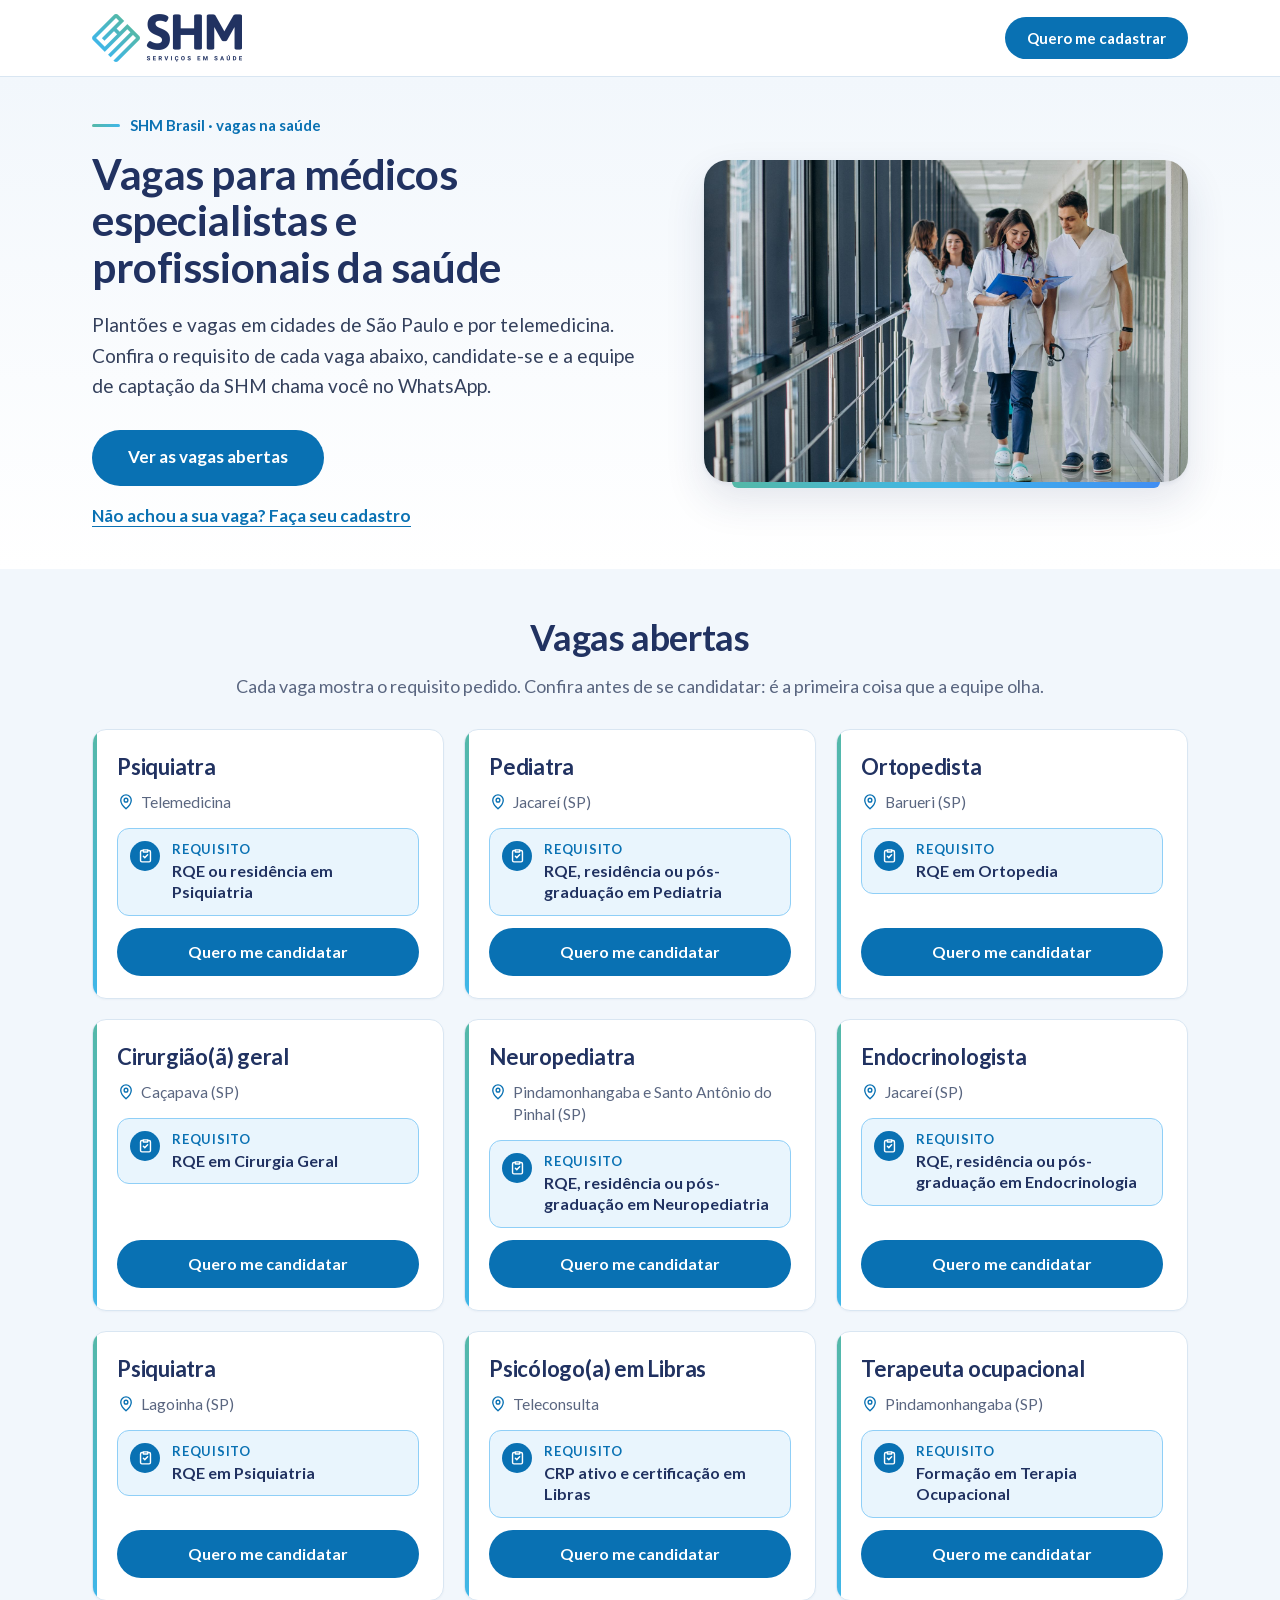
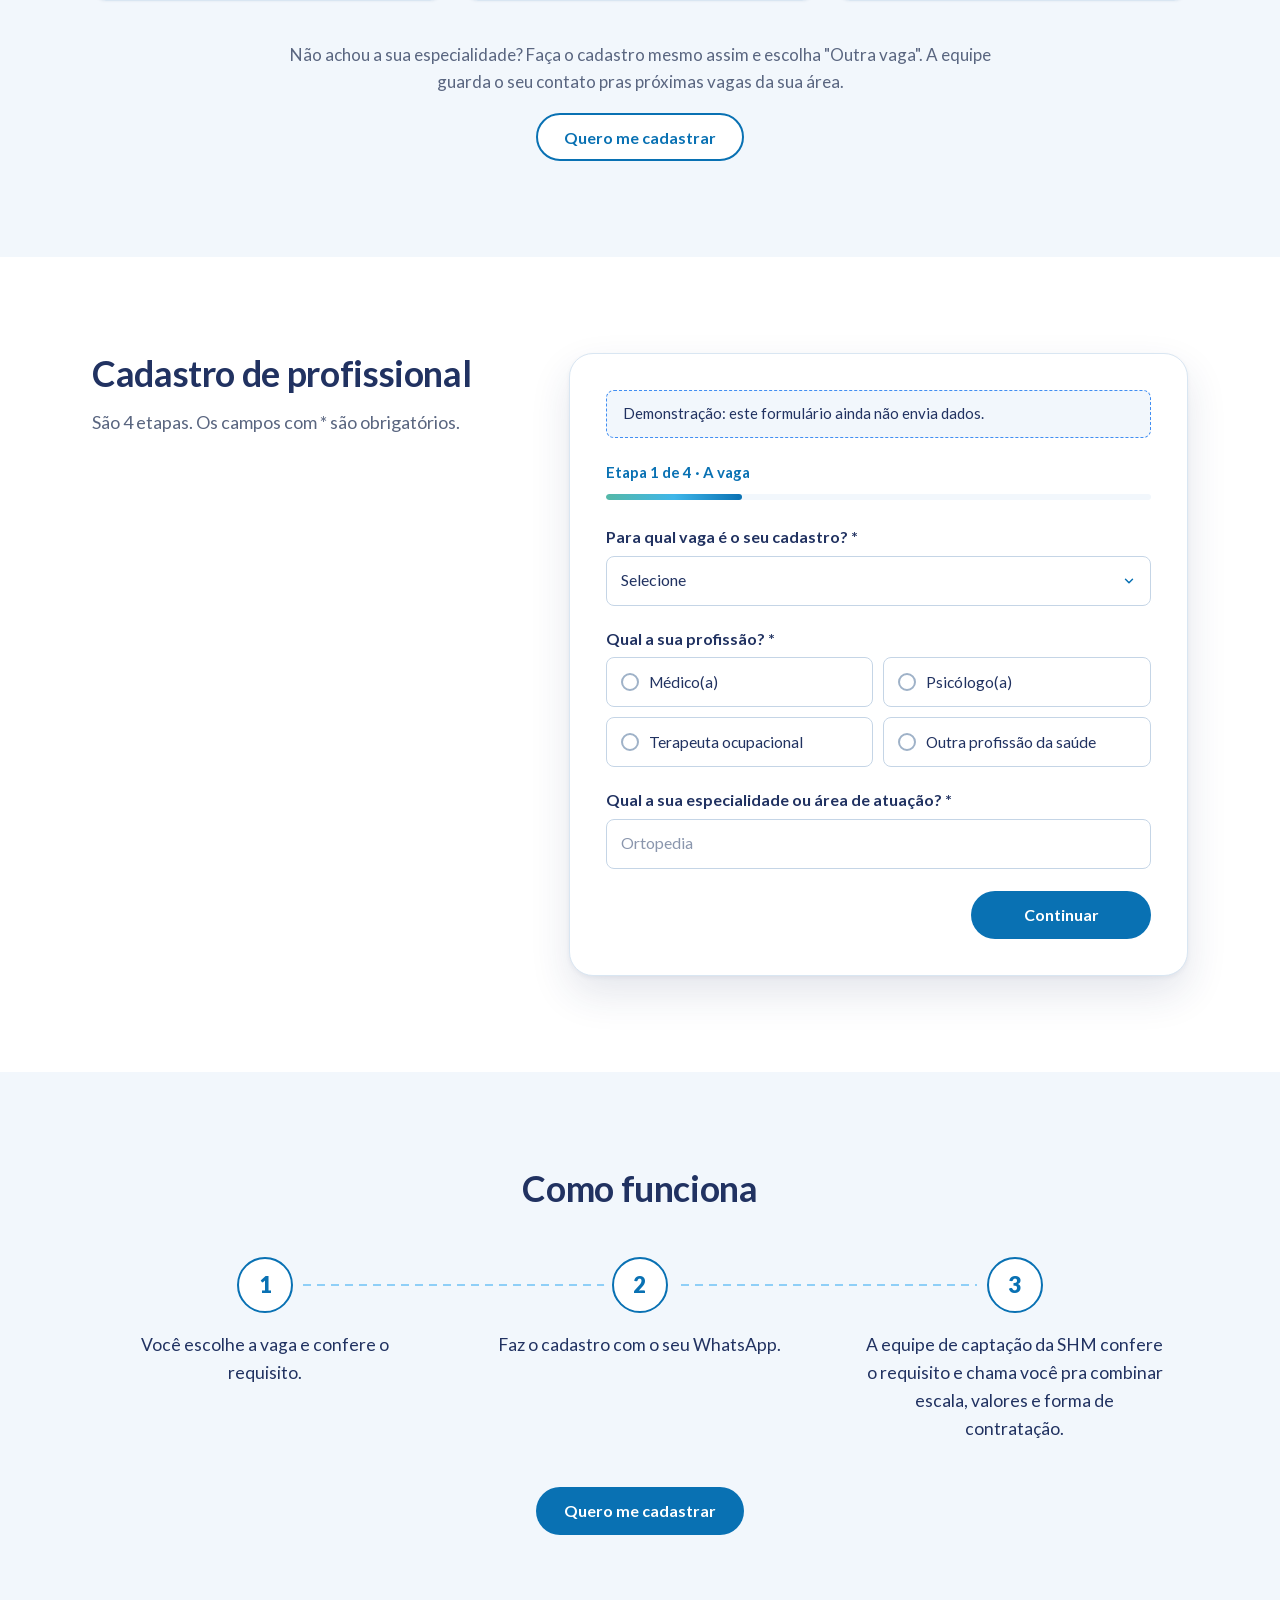
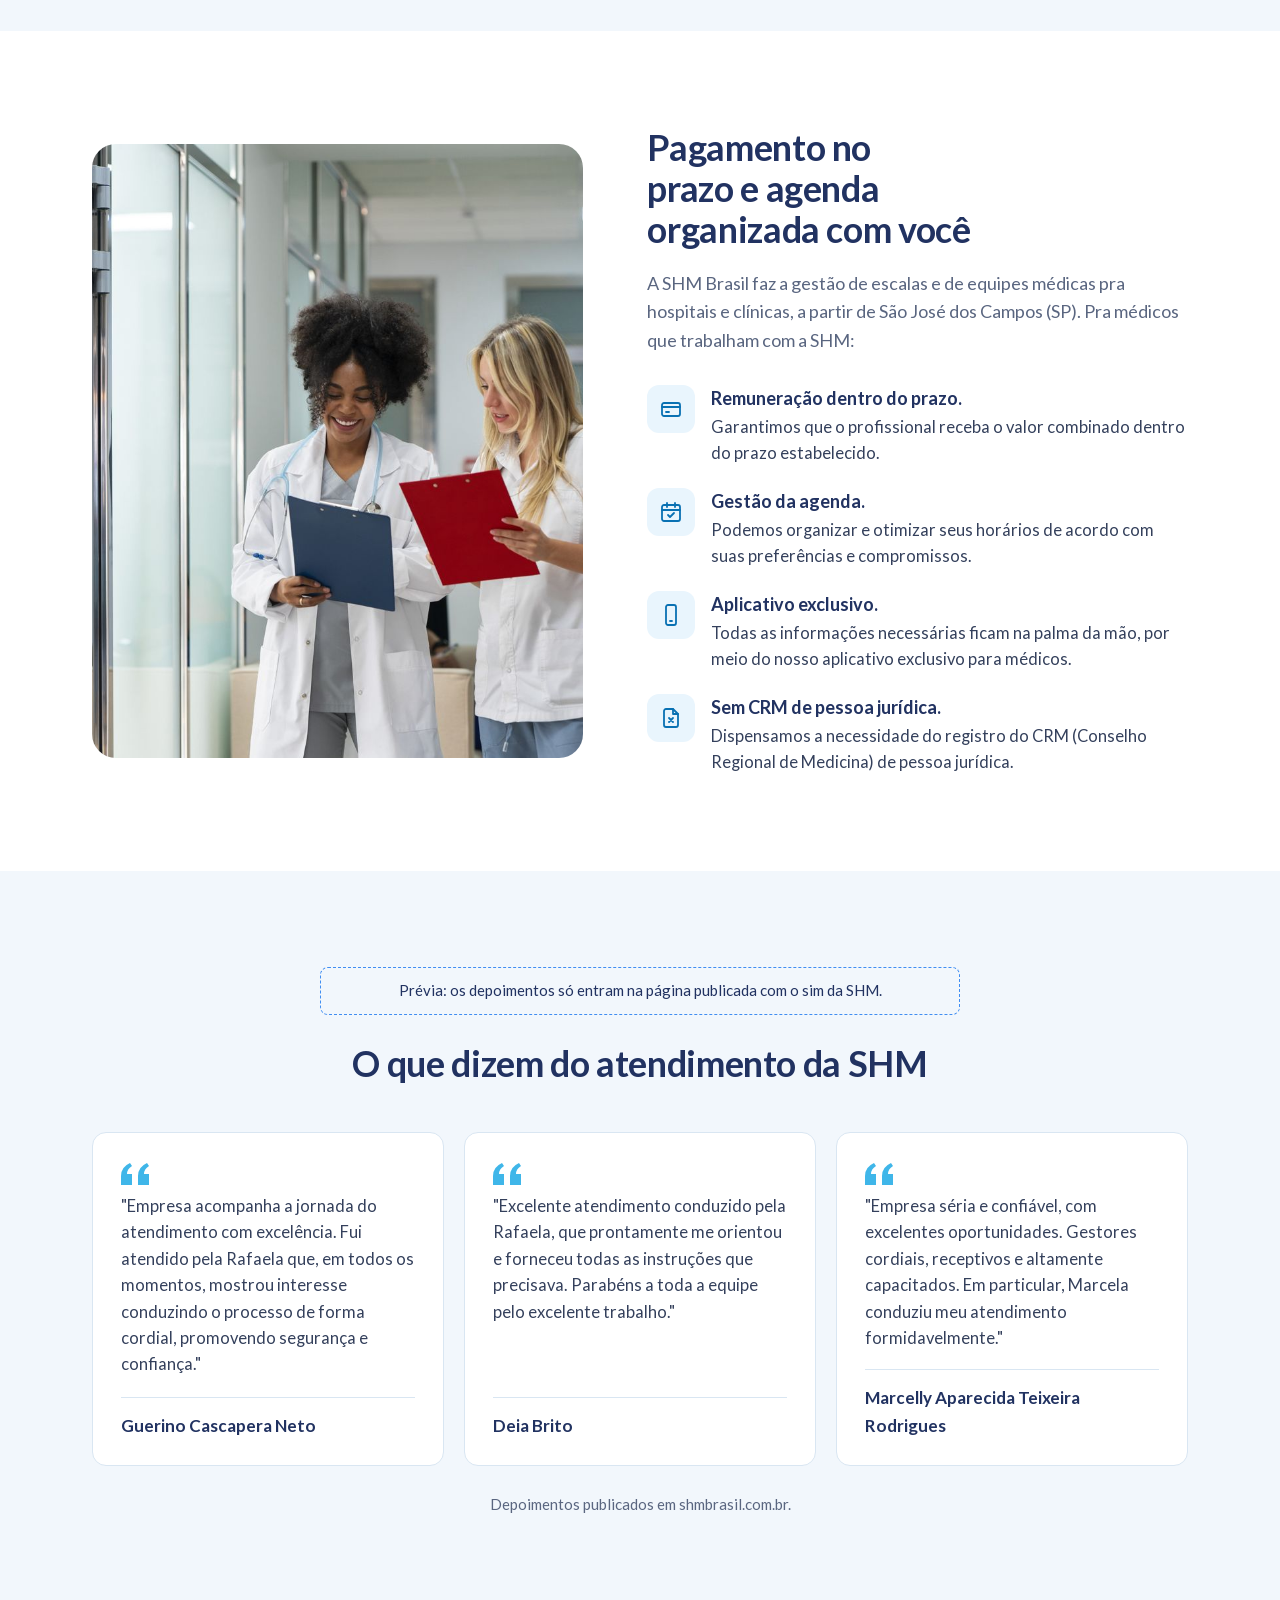
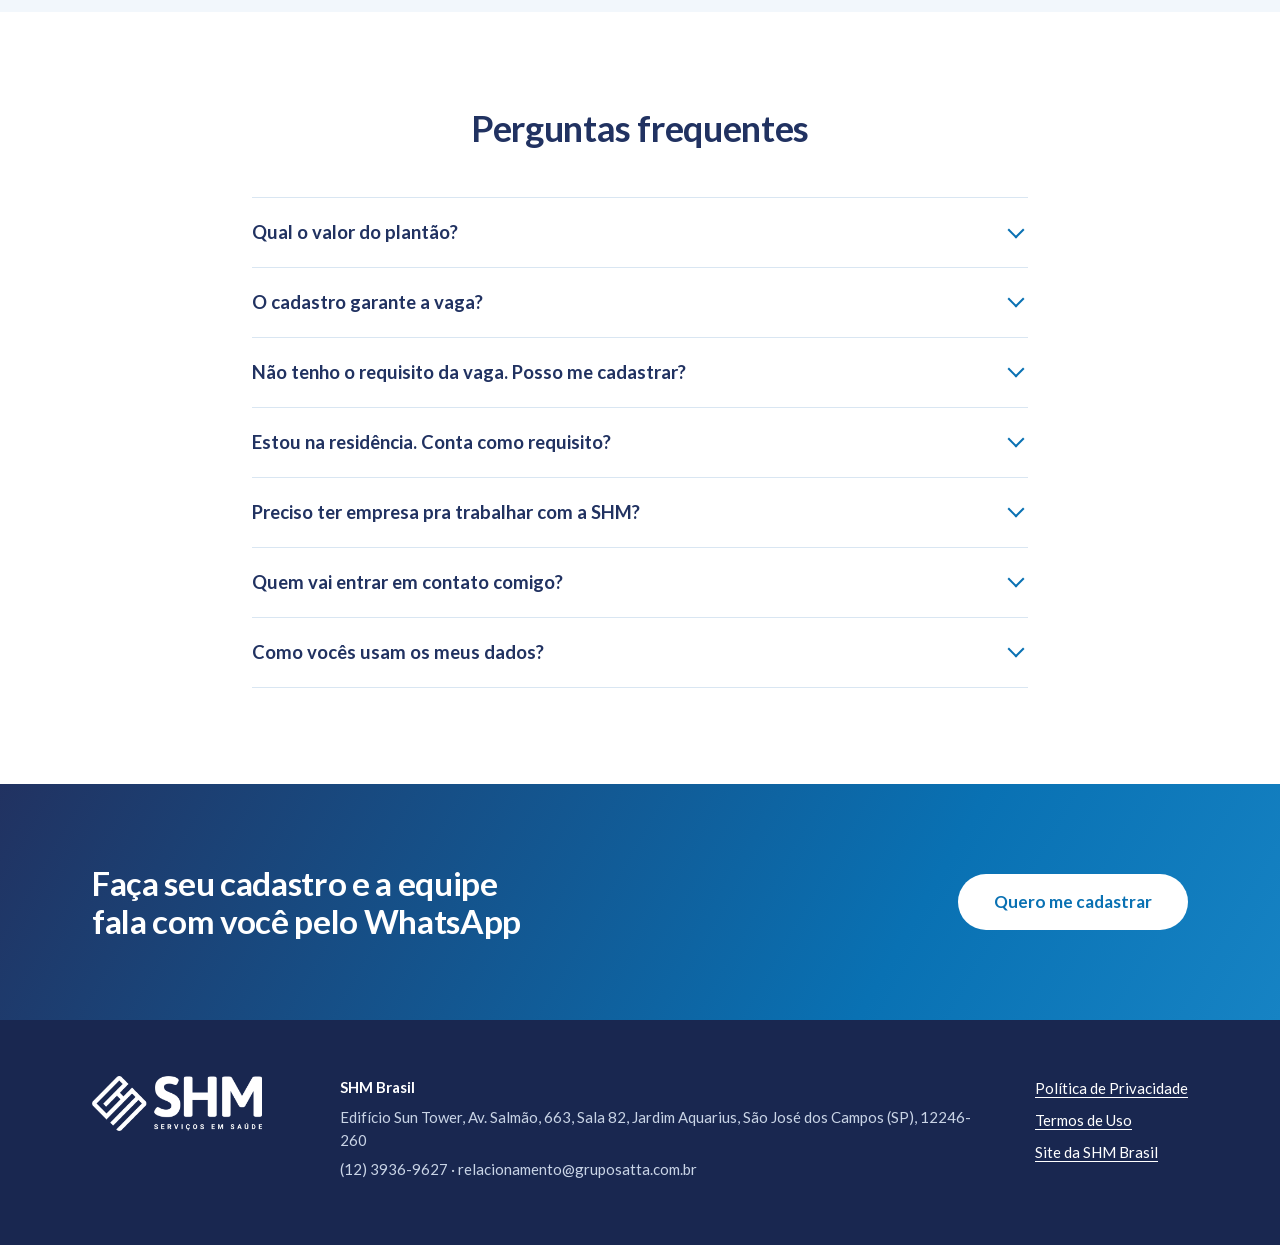
<file: index.html>
<!doctype html>
<html lang="pt-BR">
<head>
<meta charset="utf-8">
<meta name="viewport" content="width=device-width, initial-scale=1">
<meta name="robots" content="noindex,nofollow">
<title>Vagas para médicos e profissionais da saúde | SHM Brasil</title>
<meta name="description" content="Veja o requisito de cada vaga e candidate-se. A equipe de captação da SHM chama você no WhatsApp.">
<meta name="theme-color" content="#0971b3">
<link rel="icon" href="assets/img/favicon-shm.png" type="image/png">
<link rel="preload" href="assets/fonts/lato-400.woff2" as="font" type="font/woff2" crossorigin>
<link rel="preload" href="assets/fonts/lato-700.woff2" as="font" type="font/woff2" crossorigin>
<script>document.documentElement.classList.add('js')</script>
<link rel="stylesheet" href="assets/styles.css">
</head>
<body>

<header class="topo">
  <div class="wrap topo__in">
    <a class="topo__logo" href="#topo" aria-label="SHM Brasil, início da página">
      <img src="assets/img/logo-shm.png" alt="SHM Serviços em Saúde" width="600" height="192">
    </a>
    <a class="btn btn--pri btn--sm" href="#cadastro" data-cta>Quero me cadastrar</a>
  </div>
</header>

<main id="topo">

  <!-- vaga:hero -->
  <!-- C01 · Hero -->
  <section class="hero" aria-labelledby="hero-titulo">
    <div class="wrap hero__grid">
      <div class="hero__texto">
        <p class="hero__id">SHM Brasil · vagas na saúde</p>
        <h1 id="hero-titulo">Vagas para médicos especialistas e profissionais da saúde</h1>
        <p class="hero__lead">Plantões e vagas em cidades de São Paulo e por telemedicina. Confira o requisito de cada vaga abaixo, candidate-se e a equipe de captação da SHM chama você no WhatsApp.</p>
        <div class="hero__acoes">
          <a class="btn btn--pri btn--lg" href="#vagas">Ver as vagas abertas</a>
          <a class="link-apoio" href="#cadastro" data-cta data-outra-vaga>Não achou a sua vaga? Faça seu cadastro</a>
        </div>
      </div>
      <figure class="hero__foto">
        <img src="assets/img/equipe-corredor.jpg" alt="Médicas e médicos de jaleco branco conversando no corredor de um hospital" width="1600" height="1067" fetchpriority="high">
      </figure>
    </div>
  </section>
  <!-- /vaga:hero -->

  <!-- vaga:lista -->
  <!-- C02 · Vagas abertas (logo abaixo do topo; ?vaga= destaca o card) -->
  <section class="secao secao--suave" id="vagas" aria-labelledby="vagas-titulo">
    <div class="wrap">
      <header class="secao__cab">
        <h2 id="vagas-titulo">Vagas abertas</h2>
        <p>Cada vaga mostra o requisito pedido. Confira antes de se candidatar: é a primeira coisa que a equipe olha.</p>
      </header>
      <p class="aviso aviso--encerrada" data-encerrada hidden>Esta vaga foi encerrada. Veja as vagas abertas ou faça o cadastro na sua especialidade.</p>
      <ul class="vagas" data-vagas></ul>
      <div class="vagas__fim">
        <p>Não achou a sua especialidade? Faça o cadastro mesmo assim e escolha "Outra vaga". A equipe guarda o seu contato pras próximas vagas da sua área.</p>
        <a class="btn btn--sec" href="#cadastro" data-cta data-outra-vaga>Quero me cadastrar</a>
      </div>
    </div>
  </section>
  <!-- /vaga:lista -->

  <!-- M01 · Formulário -->
  <section class="secao cadastro" id="cadastro" aria-labelledby="cadastro-titulo">
    <div class="wrap cadastro__grid">
      <div class="cadastro__intro">
        <h2 id="cadastro-titulo">Cadastro de profissional</h2>
        <p>São 4 etapas. Os campos com * são obrigatórios.</p>
        <div class="ficha" data-ficha hidden>
          <p class="ficha__titulo" data-ficha-titulo></p>
          <p class="ficha__local"><svg class="ico" viewBox="0 0 24 24" aria-hidden="true"><path d="M12 21s-7-6.1-7-11.5A7 7 0 0 1 19 9.5C19 14.9 12 21 12 21z"/><circle cx="12" cy="9.5" r="2.5"/></svg><span data-ficha-cidade></span></p>
          <p class="pilula">
            <span class="pilula__ico" aria-hidden="true"><svg viewBox="0 0 24 24"><path d="M9 4h6v3H9z"/><path d="M15 5h2a2 2 0 0 1 2 2v12a2 2 0 0 1-2 2H7a2 2 0 0 1-2-2V7a2 2 0 0 1 2-2h2"/><path d="m9 13 2 2 4-4"/></svg></span>
            <span class="pilula__txt"><strong>Requisito:</strong> <span data-ficha-requisito></span></span>
          </p>
        </div>
      </div>

      <form class="form" data-form novalidate>
        <p class="aviso aviso--demo" data-demo hidden>Demonstração: este formulário ainda não envia dados.</p>
        <div class="form__progresso" aria-live="polite">
          <p class="form__etapa" data-etapa-rotulo>Etapa 1 de 4 · A vaga</p>
          <div class="form__barra" aria-hidden="true"><span data-etapa-barra></span></div>
        </div>

        <!-- Etapa 1 · A vaga -->
        <fieldset class="etapa" data-etapa="1">
          <legend class="sr">A vaga</legend>
          <div class="campo">
            <label for="f-vaga">Para qual vaga é o seu cadastro? *</label>
            <select id="f-vaga" name="vaga" required data-select-vaga>
              <option value="">Selecione</option>
            </select>
            <p class="campo__erro" hidden></p>
          </div>
          <div class="campo" role="radiogroup" aria-labelledby="l-prof">
            <p class="campo__rot" id="l-prof">Qual a sua profissão? *</p>
            <div class="opcoes opcoes--2">
              <label class="opcao"><input type="radio" name="profissao" value="medico" required><span>Médico(a)</span></label>
              <label class="opcao"><input type="radio" name="profissao" value="psicologo"><span>Psicólogo(a)</span></label>
              <label class="opcao"><input type="radio" name="profissao" value="to"><span>Terapeuta ocupacional</span></label>
              <label class="opcao"><input type="radio" name="profissao" value="outra"><span>Outra profissão da saúde</span></label>
            </div>
            <p class="campo__erro" hidden></p>
          </div>
          <div class="campo">
            <label for="f-esp">Qual a sua especialidade ou área de atuação? *</label>
            <input id="f-esp" name="especialidade" type="text" placeholder="Ortopedia" autocomplete="off" required>
            <p class="campo__erro" hidden></p>
          </div>
          <div class="form__botoes">
            <button class="btn btn--pri" type="button" data-avancar>Continuar</button>
          </div>
        </fieldset>

        <!-- Etapa 2 · O requisito -->
        <fieldset class="etapa" data-etapa="2" hidden>
          <legend class="sr">O requisito</legend>
          <p class="pede" data-pede hidden>Esta vaga pede: <strong data-pede-txt></strong>.</p>

          <div data-grupo="medico" hidden>
            <div class="campo" role="radiogroup" aria-labelledby="l-rqe">
              <p class="campo__rot" id="l-rqe">Você tem RQE na especialidade? *</p>
              <div class="opcoes">
                <label class="opcao"><input type="radio" name="rqe" value="Sim"><span>Sim</span></label>
                <label class="opcao"><input type="radio" name="rqe" value="Não"><span>Não</span></label>
              </div>
              <p class="campo__erro" hidden></p>
            </div>
            <div class="campo" role="radiogroup" aria-labelledby="l-res">
              <p class="campo__rot" id="l-res">E residência médica na especialidade? *</p>
              <div class="opcoes opcoes--3">
                <label class="opcao"><input type="radio" name="residencia" value="Concluída"><span>Concluída</span></label>
                <label class="opcao"><input type="radio" name="residencia" value="Estou cursando"><span>Estou cursando</span></label>
                <label class="opcao"><input type="radio" name="residencia" value="Não fiz"><span>Não fiz</span></label>
              </div>
              <p class="campo__erro" hidden></p>
            </div>
            <div class="campo" role="radiogroup" aria-labelledby="l-pos">
              <p class="campo__rot" id="l-pos">E pós-graduação na especialidade? *</p>
              <div class="opcoes opcoes--3">
                <label class="opcao"><input type="radio" name="pos" value="Concluída"><span>Concluída</span></label>
                <label class="opcao"><input type="radio" name="pos" value="Estou cursando"><span>Estou cursando</span></label>
                <label class="opcao"><input type="radio" name="pos" value="Não fiz"><span>Não fiz</span></label>
              </div>
              <p class="campo__erro" hidden></p>
            </div>
          </div>

          <div data-grupo="psicologo" hidden>
            <div class="campo" role="radiogroup" aria-labelledby="l-crp">
              <p class="campo__rot" id="l-crp">Seu CRP está ativo? *</p>
              <div class="opcoes">
                <label class="opcao"><input type="radio" name="crp" value="Sim"><span>Sim</span></label>
                <label class="opcao"><input type="radio" name="crp" value="Não"><span>Não</span></label>
              </div>
              <p class="campo__erro" hidden></p>
            </div>
            <div class="campo" role="radiogroup" aria-labelledby="l-libras">
              <p class="campo__rot" id="l-libras">Você tem certificação em Libras? *</p>
              <div class="opcoes">
                <label class="opcao"><input type="radio" name="libras" value="Sim"><span>Sim</span></label>
                <label class="opcao"><input type="radio" name="libras" value="Não"><span>Não</span></label>
              </div>
              <p class="campo__erro" hidden></p>
            </div>
          </div>

          <div data-grupo="to" hidden>
            <div class="campo" role="radiogroup" aria-labelledby="l-formado">
              <p class="campo__rot" id="l-formado">Você é terapeuta ocupacional formado(a)? *</p>
              <div class="opcoes">
                <label class="opcao"><input type="radio" name="formado" value="Sim"><span>Sim</span></label>
                <label class="opcao"><input type="radio" name="formado" value="Ainda estou estudando"><span>Ainda estou estudando</span></label>
              </div>
              <p class="campo__erro" hidden></p>
            </div>
          </div>

          <p class="aviso aviso--requisito" data-aviso-requisito hidden>Esta vaga pede <span data-aviso-txt></span>. Você pode enviar o cadastro mesmo assim: ele fica com a equipe pra vagas que aceitem o seu perfil.</p>

          <div class="form__botoes">
            <button class="btn btn--volta" type="button" data-voltar>Voltar</button>
            <button class="btn btn--pri" type="button" data-avancar>Continuar</button>
          </div>
        </fieldset>

        <!-- Etapa 3 · Onde você está -->
        <fieldset class="etapa" data-etapa="3" hidden>
          <legend class="sr">Onde você está</legend>
          <div class="campo">
            <label for="f-cidade">Cidade onde você mora *</label>
            <input id="f-cidade" name="cidade" type="text" autocomplete="address-level2" required>
            <p class="campo__erro" hidden></p>
          </div>
          <div class="campo">
            <label for="f-uf">Estado (UF) *</label>
            <select id="f-uf" name="uf" required>
              <option value="">Selecione</option>
              <option>AC</option><option>AL</option><option>AP</option><option>AM</option><option>BA</option><option>CE</option><option>DF</option><option>ES</option><option>GO</option><option>MA</option><option>MT</option><option>MS</option><option>MG</option><option>PA</option><option>PB</option><option>PR</option><option>PE</option><option>PI</option><option>RJ</option><option>RN</option><option>RS</option><option>RO</option><option>RR</option><option>SC</option><option>SP</option><option>SE</option><option>TO</option>
            </select>
            <p class="campo__erro" hidden></p>
          </div>
          <div class="form__botoes">
            <button class="btn btn--volta" type="button" data-voltar>Voltar</button>
            <button class="btn btn--pri" type="button" data-avancar>Continuar</button>
          </div>
        </fieldset>

        <!-- Etapa 4 · Seu contato -->
        <fieldset class="etapa" data-etapa="4" hidden>
          <legend class="sr">Seu contato</legend>
          <div class="campo">
            <label for="f-nome">Nome completo *</label>
            <input id="f-nome" name="nome" type="text" autocomplete="name" required>
            <p class="campo__erro" hidden></p>
          </div>
          <div class="campo">
            <label for="f-whats">WhatsApp com DDD *</label>
            <input id="f-whats" name="whatsapp" type="tel" inputmode="numeric" autocomplete="tel-national" placeholder="(12) 99999-9999" required>
            <p class="campo__erro" hidden></p>
          </div>
          <div class="campo">
            <label for="f-email">E-mail <span class="opc">(opcional)</span></label>
            <input id="f-email" name="email" type="email" autocomplete="email">
            <p class="campo__erro" hidden></p>
          </div>
          <div class="campo" role="radiogroup" aria-labelledby="l-hora">
            <p class="campo__rot" id="l-hora">Melhor horário pra falarmos com você <span class="opc">(opcional)</span></p>
            <div class="opcoes opcoes--3">
              <label class="opcao"><input type="radio" name="horario" value="Manhã"><span>Manhã</span></label>
              <label class="opcao"><input type="radio" name="horario" value="Tarde"><span>Tarde</span></label>
              <label class="opcao"><input type="radio" name="horario" value="Noite"><span>Noite</span></label>
            </div>
          </div>
          <div class="campo campo--check">
            <label class="check"><input type="checkbox" name="autorizacao" value="sim" required><span>Autorizo a SHM Brasil a usar meus dados pra falar comigo sobre vagas, conforme a <a href="https://shmbrasil.com.br/politica-de-privacidade" target="_blank" rel="noopener">Política de Privacidade</a>. *</span></label>
            <p class="campo__erro" hidden></p>
          </div>
          <p class="aviso aviso--falha" data-falha hidden>Não conseguimos enviar agora. Tente de novo em instantes ou fale com a equipe pelo WhatsApp (12) 3936-9627.</p>
          <div class="form__botoes">
            <button class="btn btn--volta" type="button" data-voltar>Voltar</button>
            <button class="btn btn--pri" type="submit" data-enviar>Enviar cadastro</button>
          </div>
          <p class="form__apoio">O cadastro não confirma vaga nem plantão. A equipe confere o requisito e fala com você pelo WhatsApp.</p>
        </fieldset>
      </form>
    </div>
  </section>

  <!-- C03 · Como funciona -->
  <section class="secao secao--suave" aria-labelledby="como-titulo">
    <div class="wrap">
      <header class="secao__cab">
        <h2 id="como-titulo">Como funciona</h2>
      </header>
      <ol class="passos">
        <li class="passo"><span class="passo__n" aria-hidden="true">1</span><p>Você escolhe a vaga e confere o requisito.</p></li>
        <li class="passo"><span class="passo__n" aria-hidden="true">2</span><p>Faz o cadastro com o seu WhatsApp.</p></li>
        <li class="passo"><span class="passo__n" aria-hidden="true">3</span><p>A equipe de captação da SHM confere o requisito e chama você pra combinar escala, valores e forma de contratação.</p></li>
      </ol>
      <div class="centro"><a class="btn btn--pri" href="#cadastro" data-cta>Quero me cadastrar</a></div>
    </div>
  </section>

  <!-- vaga:c04 -->
  <!-- C04 · Por que a SHM (só versão geral e vagas de médico) -->
  <section class="secao porque" data-c04 aria-labelledby="porque-titulo">
    <div class="wrap porque__grid">
      <figure class="porque__foto">
        <img src="assets/img/medicas-clinica.jpg" alt="Duas médicas de jaleco conferindo pranchetas no corredor de uma clínica" width="1400" height="933" loading="lazy">
      </figure>
      <div class="porque__texto">
        <h2 id="porque-titulo">Pagamento no prazo e agenda organizada com você</h2>
        <p class="porque__lead">A SHM Brasil faz a gestão de escalas e de equipes médicas pra hospitais e clínicas, a partir de São José dos Campos (SP). Pra médicos que trabalham com a SHM:</p>
        <ul class="vantagens">
          <li>
            <span class="vantagens__ico" aria-hidden="true"><svg viewBox="0 0 24 24"><rect x="3" y="6" width="18" height="13" rx="2"/><path d="M3 10h18"/><path d="M7 15h3"/></svg></span>
            <p><strong>Remuneração dentro do prazo.</strong> Garantimos que o profissional receba o valor combinado dentro do prazo estabelecido.</p>
          </li>
          <li>
            <span class="vantagens__ico" aria-hidden="true"><svg viewBox="0 0 24 24"><rect x="3" y="5" width="18" height="16" rx="2"/><path d="M3 10h18M8 3v4M16 3v4"/><path d="m9 15 2 2 4-4"/></svg></span>
            <p><strong>Gestão da agenda.</strong> Podemos organizar e otimizar seus horários de acordo com suas preferências e compromissos.</p>
          </li>
          <li>
            <span class="vantagens__ico" aria-hidden="true"><svg viewBox="0 0 24 24"><rect x="7" y="2" width="10" height="20" rx="2"/><path d="M11 18h2"/></svg></span>
            <p><strong>Aplicativo exclusivo.</strong> Todas as informações necessárias ficam na palma da mão, por meio do nosso aplicativo exclusivo para médicos.</p>
          </li>
          <li>
            <span class="vantagens__ico" aria-hidden="true"><svg viewBox="0 0 24 24"><path d="M14 3H7a2 2 0 0 0-2 2v14a2 2 0 0 0 2 2h10a2 2 0 0 0 2-2V8z"/><path d="M14 3v5h5"/><path d="m10 12 4 4M14 12l-4 4"/></svg></span>
            <p><strong>Sem CRM de pessoa jurídica.</strong> Dispensamos a necessidade do registro do CRM (Conselho Regional de Medicina) de pessoa jurídica.</p>
          </li>
        </ul>
      </div>
    </div>
  </section>
  <!-- /vaga:c04 -->

  <!-- C05 · Depoimentos (só com o sim da SHM: MOSTRAR_DEPOIMENTOS) -->
  <section class="secao secao--suave depo" data-c05 aria-labelledby="depo-titulo">
    <div class="wrap">
      <p class="aviso aviso--pend" data-pend hidden>Prévia: os depoimentos só entram na página publicada com o sim da SHM.</p>
      <header class="secao__cab">
        <h2 id="depo-titulo">O que dizem do atendimento da SHM</h2>
      </header>
      <ul class="depos">
        <li class="depo__card">
          <blockquote><p>"Empresa acompanha a jornada do atendimento com excelência. Fui atendido pela Rafaela que, em todos os momentos, mostrou interesse conduzindo o processo de forma cordial, promovendo segurança e confiança."</p></blockquote>
          <p class="depo__nome">Guerino Cascapera Neto</p>
        </li>
        <li class="depo__card">
          <blockquote><p>"Excelente atendimento conduzido pela Rafaela, que prontamente me orientou e forneceu todas as instruções que precisava. Parabéns a toda a equipe pelo excelente trabalho."</p></blockquote>
          <p class="depo__nome">Deia Brito</p>
        </li>
        <li class="depo__card">
          <blockquote><p>"Empresa séria e confiável, com excelentes oportunidades. Gestores cordiais, receptivos e altamente capacitados. Em particular, Marcela conduziu meu atendimento formidavelmente."</p></blockquote>
          <p class="depo__nome">Marcelly Aparecida Teixeira Rodrigues</p>
        </li>
      </ul>
      <p class="depo__fonte">Depoimentos publicados em shmbrasil.com.br.</p>
    </div>
  </section>

  <!-- C06 · Perguntas frequentes -->
  <section class="secao faq" aria-labelledby="faq-titulo">
    <div class="wrap wrap--estreito">
      <header class="secao__cab">
        <h2 id="faq-titulo">Perguntas frequentes</h2>
      </header>
      <div class="faq__lista">
        <details><summary>Qual o valor do plantão?</summary><p>Depende da vaga, da escala e da forma de contratação. A equipe passa os valores no contato, antes de qualquer compromisso.</p></details>
        <details><summary>O cadastro garante a vaga?</summary><p>Não. O cadastro é o primeiro passo: a equipe confere o requisito, conversa com você, e só depois a vaga e a escala são combinadas.</p></details>
        <details><summary>Não tenho o requisito da vaga. Posso me cadastrar?</summary><p>Pode. Quem atende ao requisito é chamado primeiro pra aquela vaga, e o seu cadastro fica com a equipe pra vagas que aceitem o seu perfil.</p></details>
        <details><summary>Estou na residência. Conta como requisito?</summary><p>Nas vagas que pedem residência, conta a residência concluída. Se você ainda está cursando, marque "Estou cursando" no formulário.</p></details>
        <details><summary>Preciso ter empresa pra trabalhar com a SHM?</summary><p>A forma de contratação depende da vaga e é explicada no contato. A SHM não exige o registro da sua empresa no CRM.</p></details>
        <details><summary>Quem vai entrar em contato comigo?</summary><p>A equipe de captação da SHM, pelo WhatsApp que você informar no cadastro.</p></details>
        <details><summary>Como vocês usam os meus dados?</summary><p>Pra falar com você sobre vagas da SHM. Os detalhes estão na <a href="https://shmbrasil.com.br/politica-de-privacidade" target="_blank" rel="noopener">Política de Privacidade</a> da SHM Brasil.</p></details>
      </div>
    </div>
  </section>

  <!-- C07 · Chamada final -->
  <section class="final" aria-labelledby="final-titulo">
    <div class="wrap final__in">
      <h2 id="final-titulo">Faça seu cadastro e a equipe fala com você pelo WhatsApp</h2>
      <div class="final__acoes">
        <a class="btn btn--branco btn--lg" href="#cadastro" data-cta>Quero me cadastrar</a>
        <!-- vaga:outras --><!-- /vaga:outras -->
      </div>
    </div>
  </section>
</main>

<!-- R01 · Rodapé -->
<footer class="rodape">
  <div class="wrap rodape__grid">
    <img class="rodape__logo" src="assets/img/logo-shm-branco.png" alt="SHM Serviços em Saúde" width="600" height="192">
    <div class="rodape__dados">
      <p><strong>SHM Brasil</strong></p>
      <p>Edifício Sun Tower, Av. Salmão, 663, Sala 82, Jardim Aquarius, São José dos Campos (SP), 12246-260</p>
      <p>(12) 3936-9627 · relacionamento@gruposatta.com.br</p>
      <p data-cnpj hidden></p>
    </div>
    <nav class="rodape__links" aria-label="Links da SHM Brasil">
      <a href="https://shmbrasil.com.br/politica-de-privacidade" target="_blank" rel="noopener">Política de Privacidade</a>
      <a href="https://shmbrasil.com.br/termos-de-uso" target="_blank" rel="noopener">Termos de Uso</a>
      <a href="https://shmbrasil.com.br" target="_blank" rel="noopener">Site da SHM Brasil</a>
    </nav>
  </div>
</footer>

<div class="cta-fixo" data-cta-fixo aria-hidden="true">
  <a class="btn btn--pri btn--bloco" href="#cadastro" data-cta tabindex="-1">Quero me cadastrar</a>
</div>

<script src="assets/config.js"></script>
<script src="assets/app.js"></script>
</body>
</html>
</file>
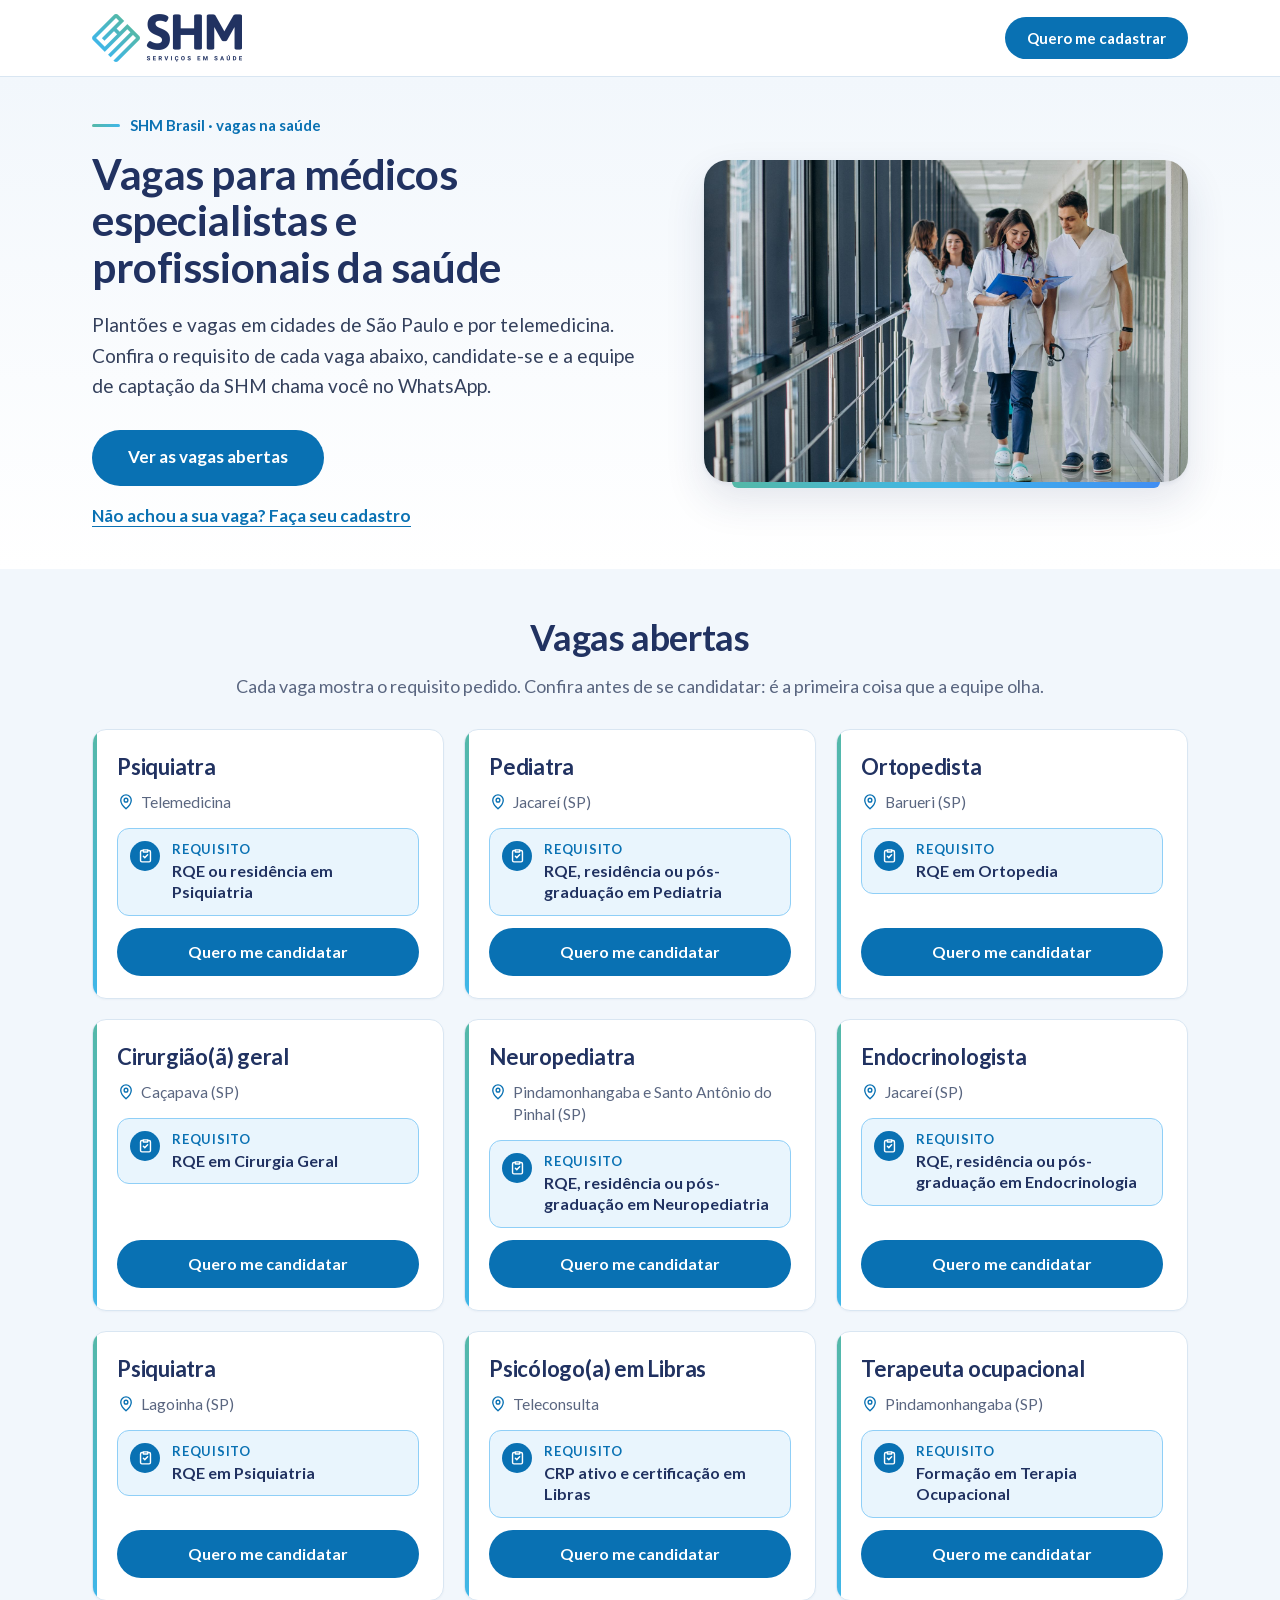
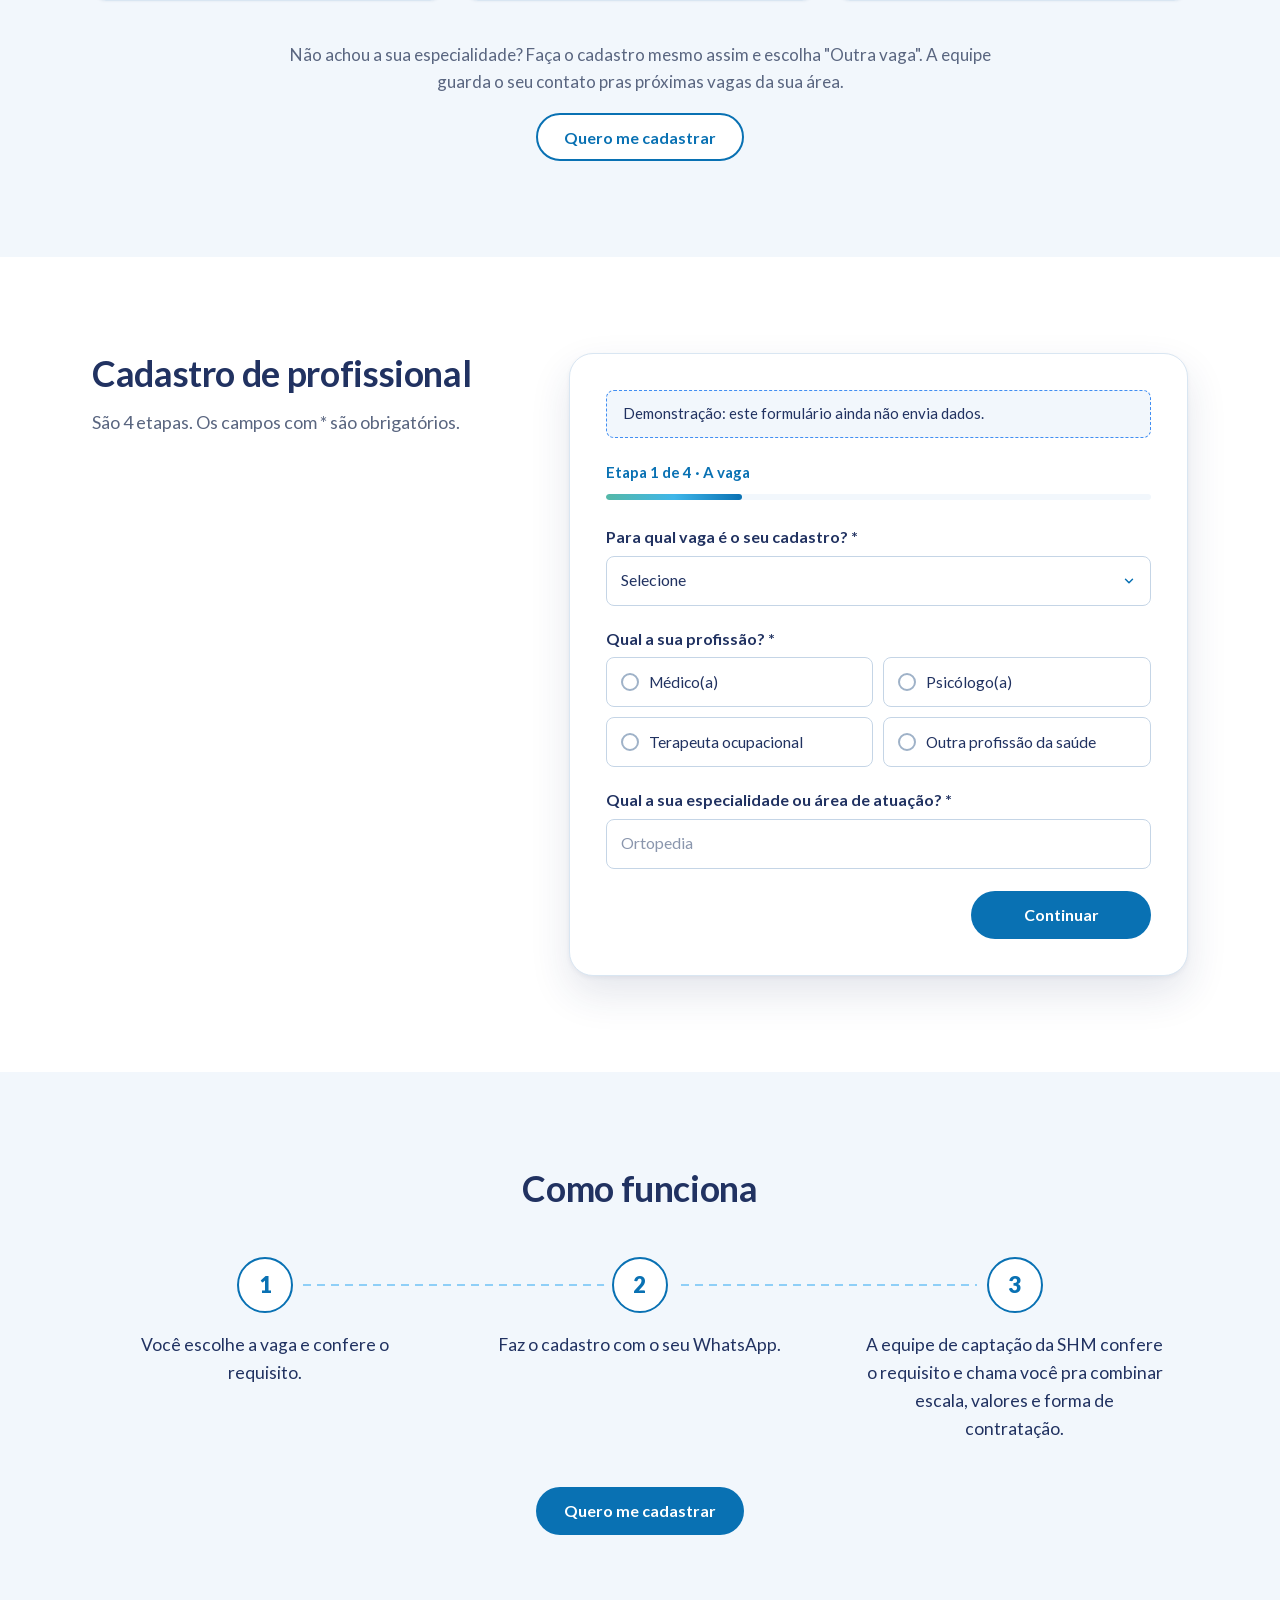
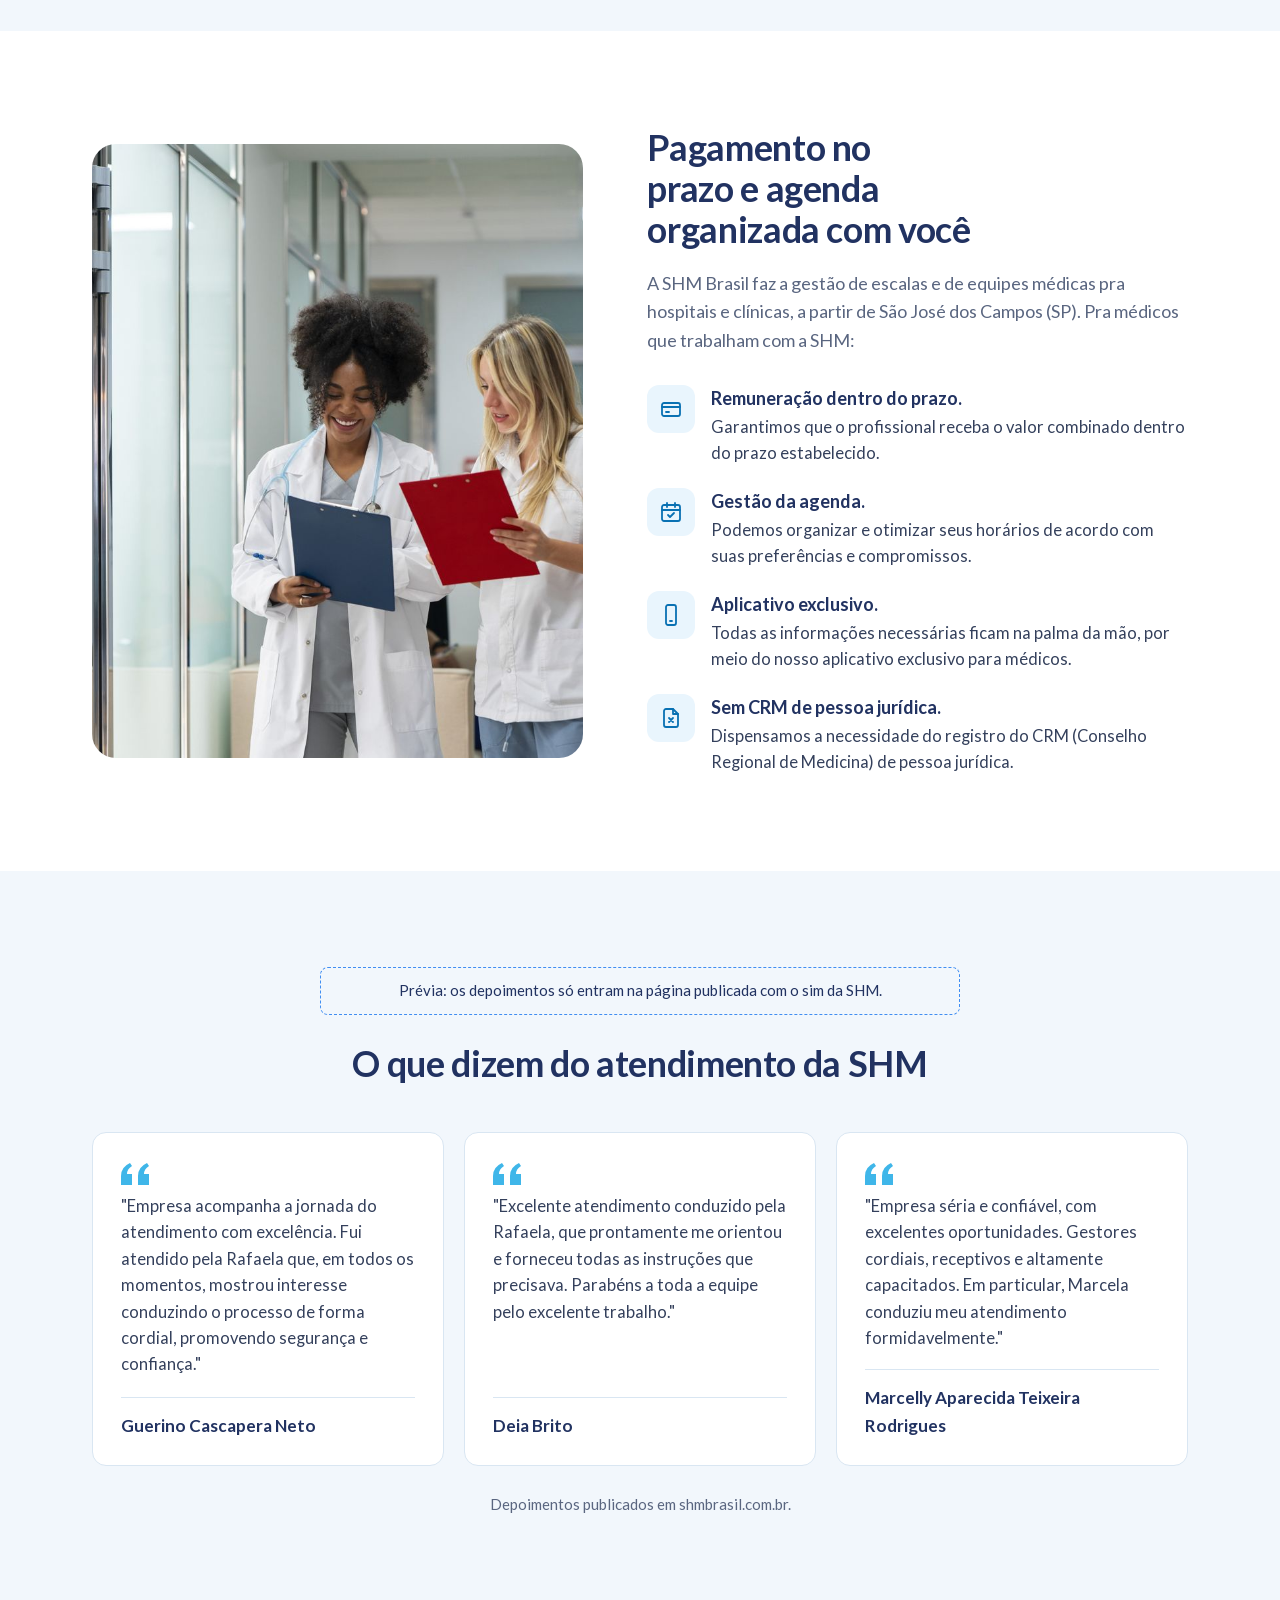
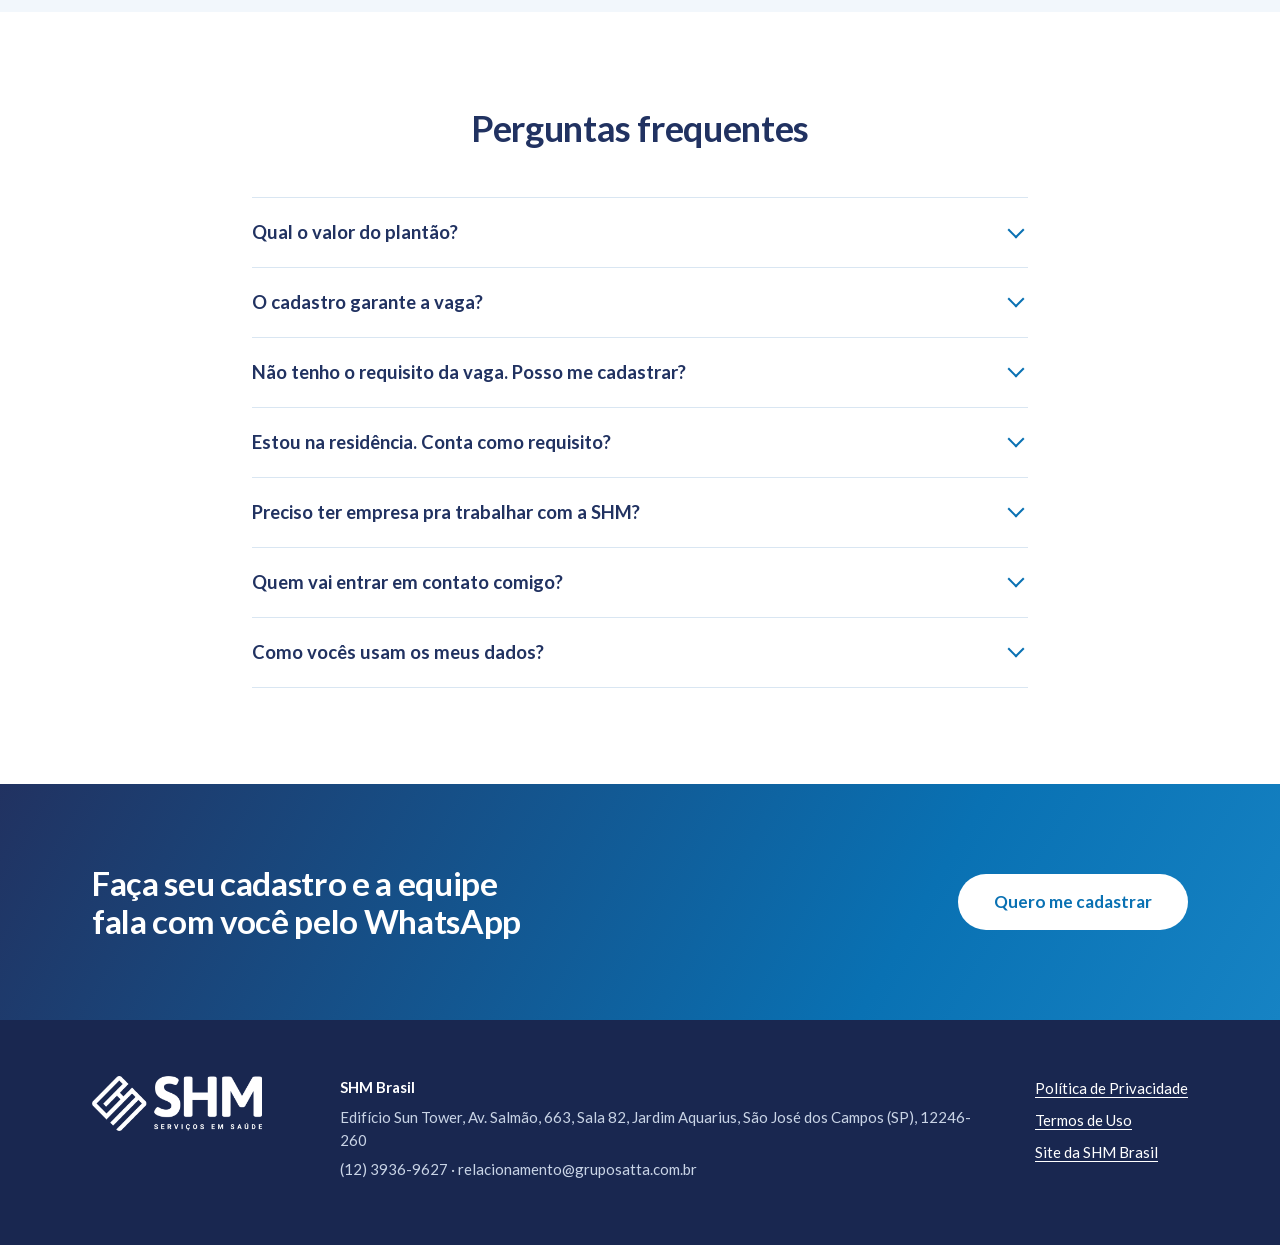
<file: anestesiologista-ribeirao-preto/index.html>
<!doctype html>
<html lang="pt-BR">
<head>
<meta charset="utf-8">
<meta name="viewport" content="width=device-width, initial-scale=1">
<meta name="robots" content="noindex,nofollow">
<title>Vagas para médicos e profissionais da saúde | SHM Brasil</title>
<script>(function(){var q=location.search?"&"+location.search.slice(1):"";location.replace("../?vaga=anestesiologista-ribeirao-preto"+q+location.hash);})();</script>
<noscript><meta http-equiv="refresh" content="0; url=../?vaga=anestesiologista-ribeirao-preto"></noscript>
</head>
<body data-pagina-vaga="anestesiologista-ribeirao-preto" data-redireciona>
<p><a href="../?vaga=anestesiologista-ribeirao-preto">Ver as vagas abertas</a></p>
</body>
</html>
</file>
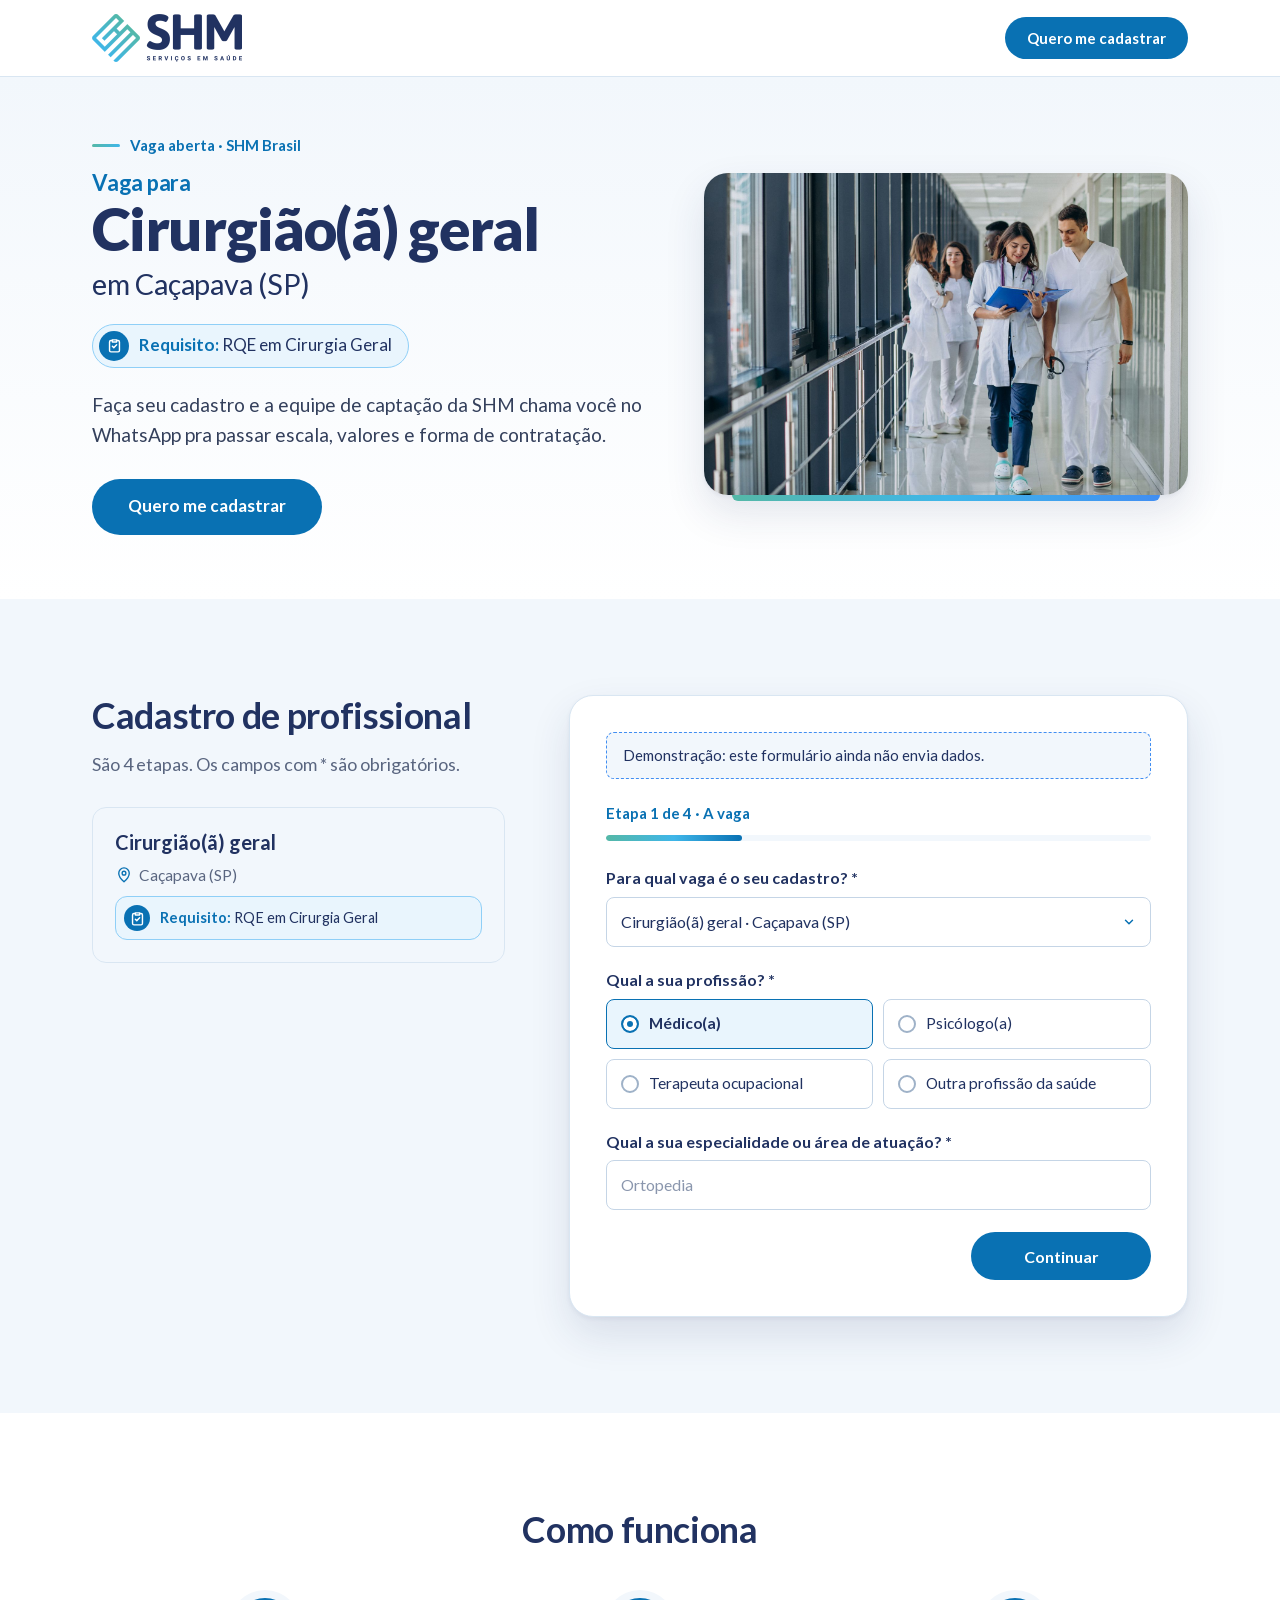
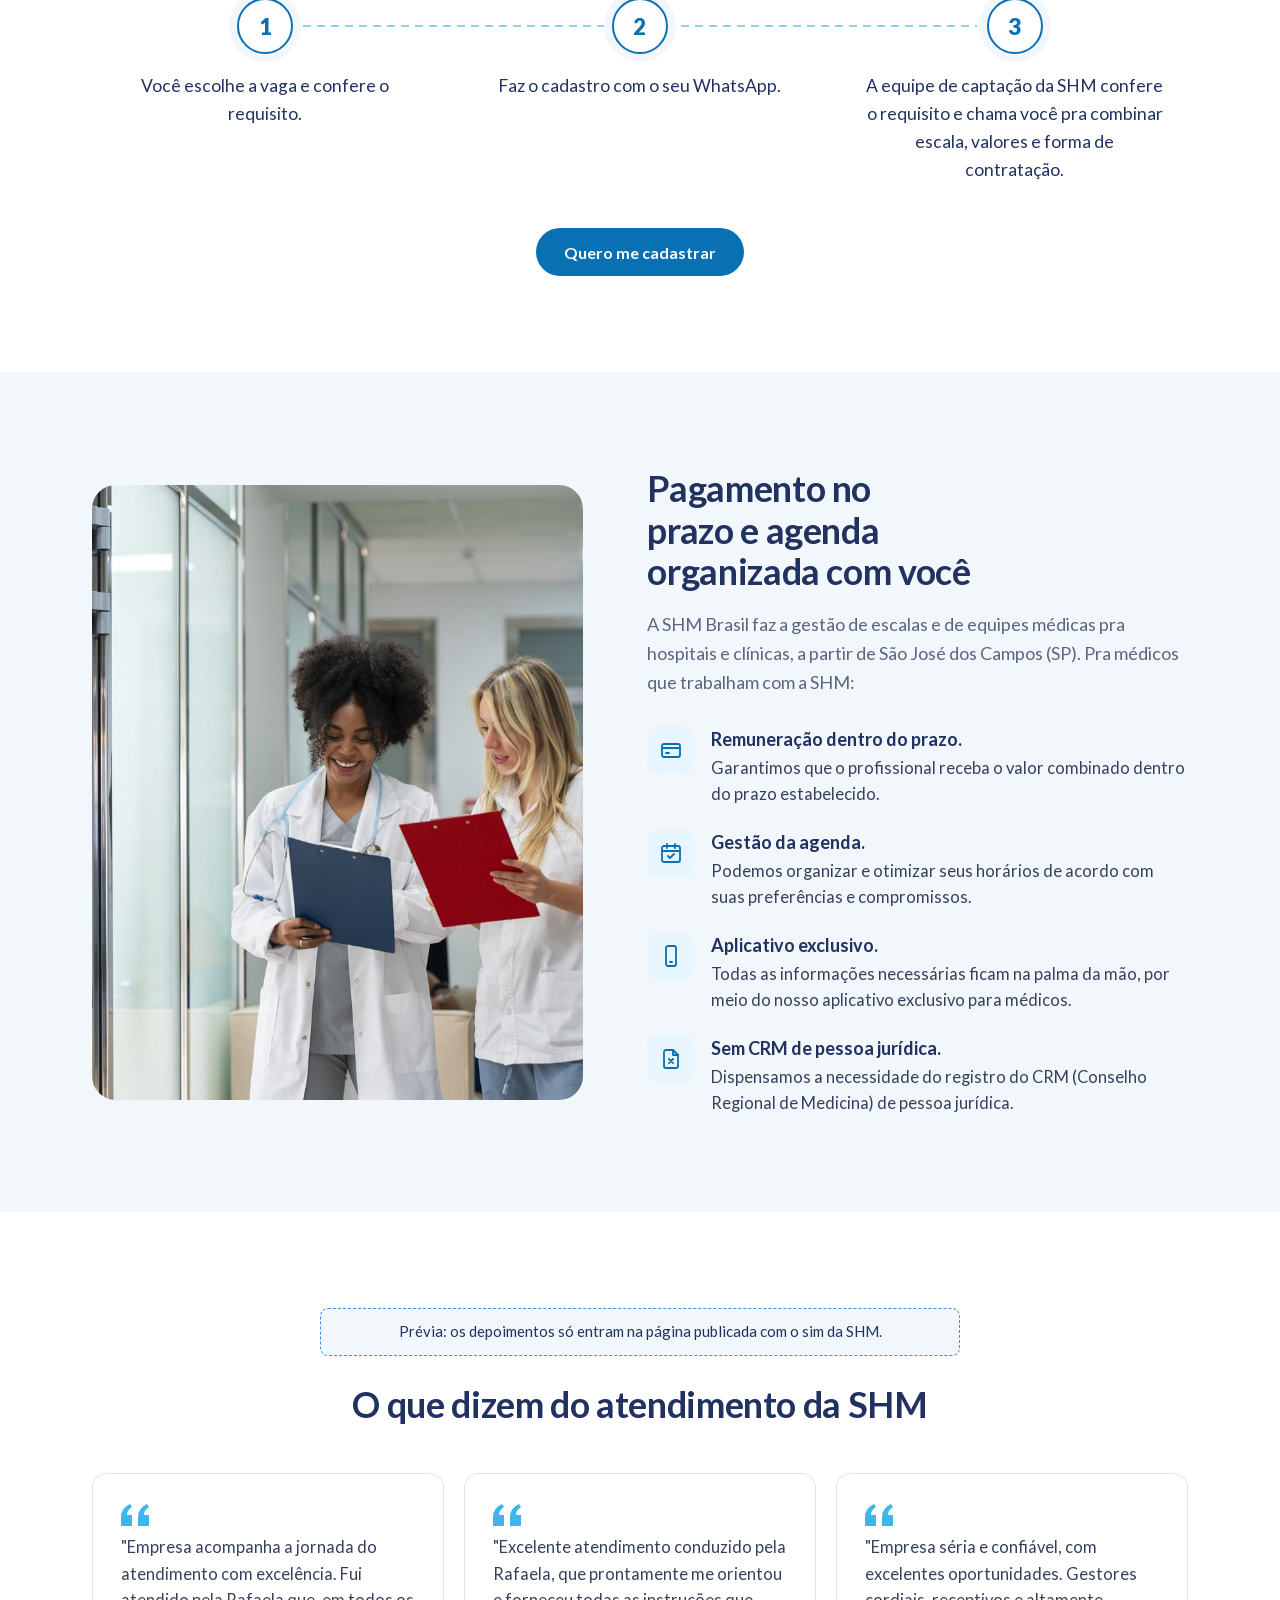
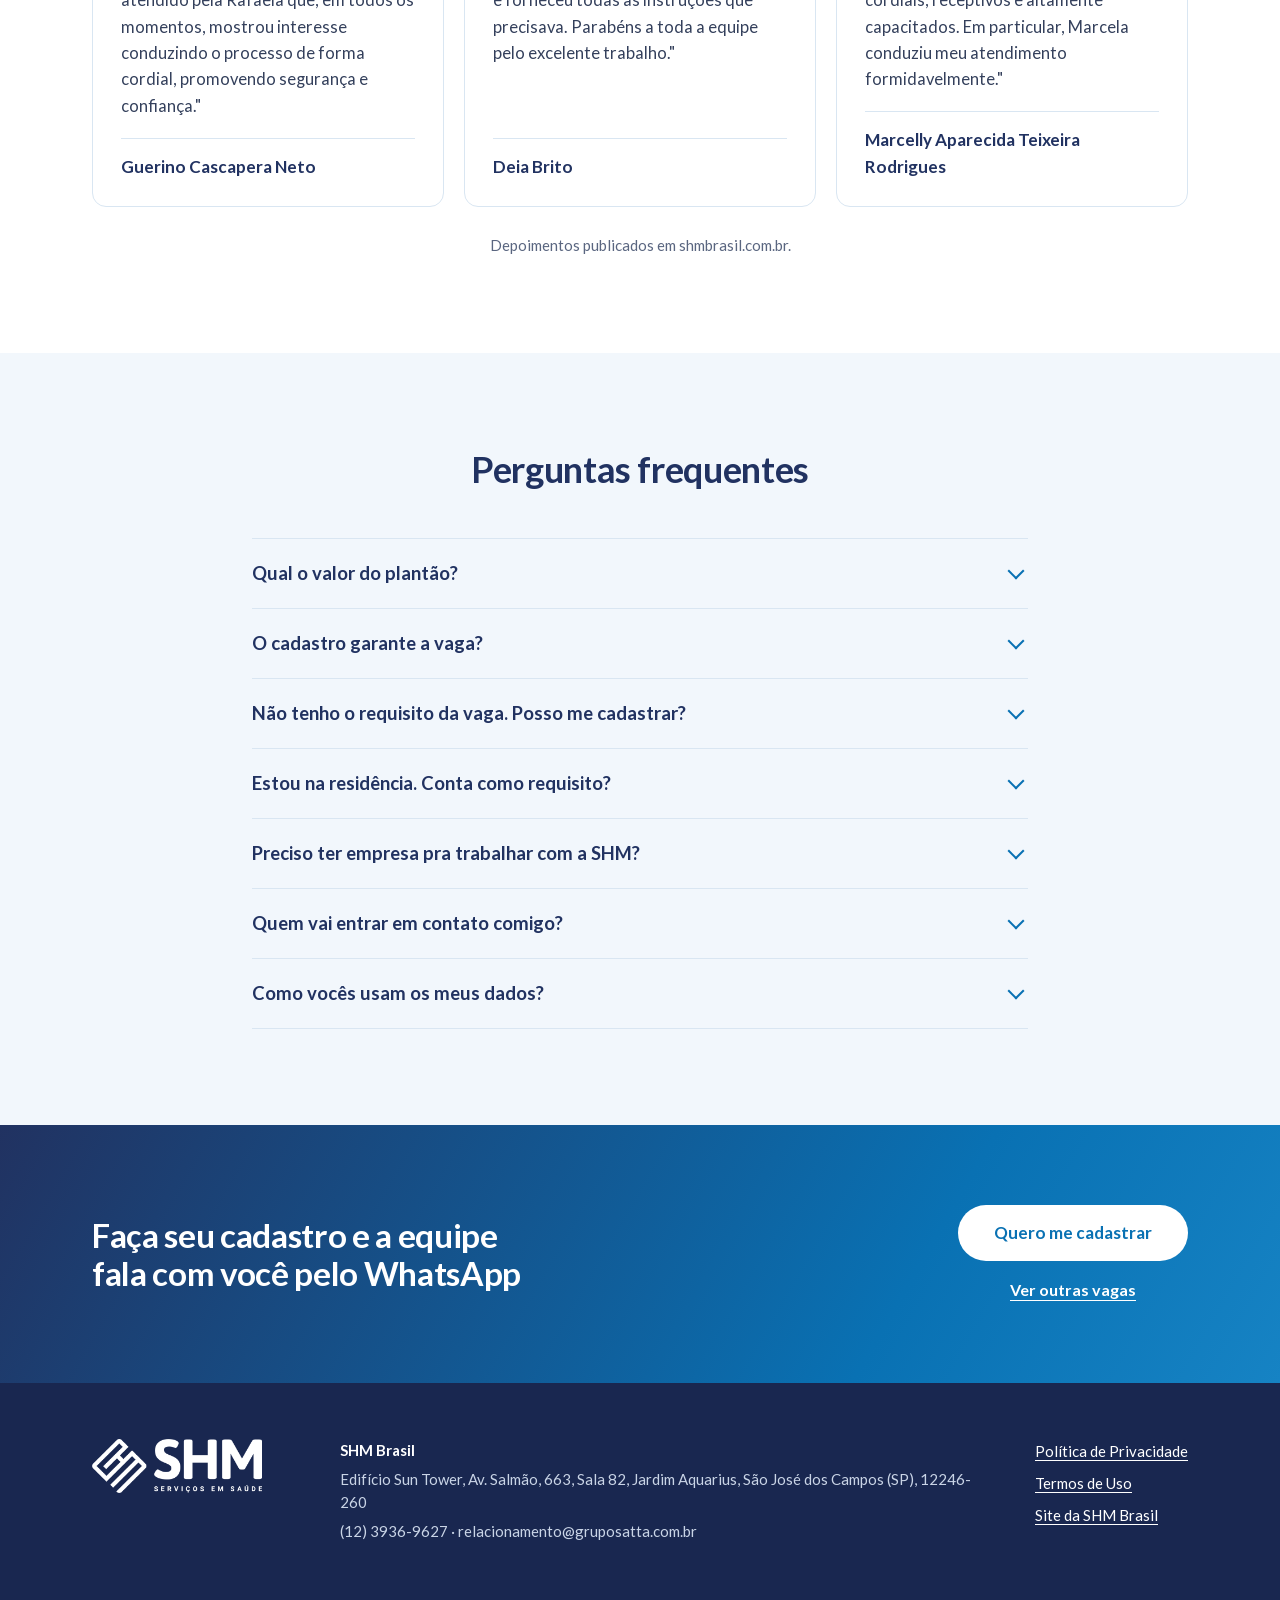
<file: cirurgiao-geral-cacapava/index.html>
<!doctype html>
<html lang="pt-BR">
<head>
<meta charset="utf-8">
<meta name="viewport" content="width=device-width, initial-scale=1">
<meta name="robots" content="noindex,nofollow">
<title>Vaga para Cirurgião(ã) geral em Caçapava (SP) | SHM Brasil</title>
<meta name="description" content="Veja o requisito de cada vaga e candidate-se. A equipe de captação da SHM chama você no WhatsApp.">
<meta name="theme-color" content="#0971b3">
<link rel="icon" href="../assets/img/favicon-shm.png" type="image/png">
<link rel="preload" href="../assets/fonts/lato-400.woff2" as="font" type="font/woff2" crossorigin>
<link rel="preload" href="../assets/fonts/lato-700.woff2" as="font" type="font/woff2" crossorigin>
<script>document.documentElement.classList.add('js')</script>
<link rel="stylesheet" href="../assets/styles.css">
</head>
<body data-pagina-vaga="cirurgiao-geral-cacapava" data-raiz="../">

<header class="topo">
  <div class="wrap topo__in">
    <a class="topo__logo" href="#topo" aria-label="SHM Brasil, início da página">
      <img src="../assets/img/logo-shm.png" alt="SHM Serviços em Saúde" width="600" height="192">
    </a>
    <a class="btn btn--pri btn--sm" href="#cadastro" data-cta>Quero me cadastrar</a>
  </div>
</header>

<main id="topo">

  <section class="hero hero--vaga" aria-labelledby="hero-titulo">
    <div class="wrap hero__grid">
      <div class="hero__texto">
        <p class="hero__id">Vaga aberta · SHM Brasil</p>
        <h1 id="hero-titulo"><span class="hero__pre">Vaga para</span> <span class="hero__esp">Cirurgião(ã) geral</span> <span class="hero__onde">em Caçapava (SP)</span></h1>
        <p class="pilula pilula--hero">
          <span class="pilula__ico" aria-hidden="true"><svg viewBox="0 0 24 24"><path d="M9 4h6v3H9z"/><path d="M15 5h2a2 2 0 0 1 2 2v12a2 2 0 0 1-2 2H7a2 2 0 0 1-2-2V7a2 2 0 0 1 2-2h2"/><path d="m9 13 2 2 4-4"/></svg></span>
          <span class="pilula__txt"><strong>Requisito:</strong> RQE em Cirurgia Geral</span>
        </p>
        <p class="hero__lead">Faça seu cadastro e a equipe de captação da SHM chama você no WhatsApp pra passar escala, valores e forma de contratação.</p>
        <div class="hero__acoes">
          <a class="btn btn--pri btn--lg" href="#cadastro" data-cta>Quero me cadastrar</a>
        </div>
      </div>
      <figure class="hero__foto">
        <img src="../assets/img/equipe-corredor.jpg" alt="Médicas e médicos de jaleco branco conversando no corredor de um hospital" width="1600" height="1067" fetchpriority="high">
      </figure>
    </div>
  </section>

  <!-- M01 · Formulário -->
  <section class="secao cadastro" id="cadastro" aria-labelledby="cadastro-titulo">
    <div class="wrap cadastro__grid">
      <div class="cadastro__intro">
        <h2 id="cadastro-titulo">Cadastro de profissional</h2>
        <p>São 4 etapas. Os campos com * são obrigatórios.</p>
        <div class="ficha" data-ficha hidden>
          <p class="ficha__titulo" data-ficha-titulo></p>
          <p class="ficha__local"><svg class="ico" viewBox="0 0 24 24" aria-hidden="true"><path d="M12 21s-7-6.1-7-11.5A7 7 0 0 1 19 9.5C19 14.9 12 21 12 21z"/><circle cx="12" cy="9.5" r="2.5"/></svg><span data-ficha-cidade></span></p>
          <p class="pilula">
            <span class="pilula__ico" aria-hidden="true"><svg viewBox="0 0 24 24"><path d="M9 4h6v3H9z"/><path d="M15 5h2a2 2 0 0 1 2 2v12a2 2 0 0 1-2 2H7a2 2 0 0 1-2-2V7a2 2 0 0 1 2-2h2"/><path d="m9 13 2 2 4-4"/></svg></span>
            <span class="pilula__txt"><strong>Requisito:</strong> <span data-ficha-requisito></span></span>
          </p>
        </div>
      </div>

      <form class="form" data-form novalidate>
        <p class="aviso aviso--demo" data-demo hidden>Demonstração: este formulário ainda não envia dados.</p>
        <div class="form__progresso" aria-live="polite">
          <p class="form__etapa" data-etapa-rotulo>Etapa 1 de 4 · A vaga</p>
          <div class="form__barra" aria-hidden="true"><span data-etapa-barra></span></div>
        </div>

        <!-- Etapa 1 · A vaga -->
        <fieldset class="etapa" data-etapa="1">
          <legend class="sr">A vaga</legend>
          <div class="campo">
            <label for="f-vaga">Para qual vaga é o seu cadastro? *</label>
            <select id="f-vaga" name="vaga" required data-select-vaga>
              <option value="">Selecione</option>
            </select>
            <p class="campo__erro" hidden></p>
          </div>
          <div class="campo" role="radiogroup" aria-labelledby="l-prof">
            <p class="campo__rot" id="l-prof">Qual a sua profissão? *</p>
            <div class="opcoes opcoes--2">
              <label class="opcao"><input type="radio" name="profissao" value="medico" required><span>Médico(a)</span></label>
              <label class="opcao"><input type="radio" name="profissao" value="psicologo"><span>Psicólogo(a)</span></label>
              <label class="opcao"><input type="radio" name="profissao" value="to"><span>Terapeuta ocupacional</span></label>
              <label class="opcao"><input type="radio" name="profissao" value="outra"><span>Outra profissão da saúde</span></label>
            </div>
            <p class="campo__erro" hidden></p>
          </div>
          <div class="campo">
            <label for="f-esp">Qual a sua especialidade ou área de atuação? *</label>
            <input id="f-esp" name="especialidade" type="text" placeholder="Ortopedia" autocomplete="off" required>
            <p class="campo__erro" hidden></p>
          </div>
          <div class="form__botoes">
            <button class="btn btn--pri" type="button" data-avancar>Continuar</button>
          </div>
        </fieldset>

        <!-- Etapa 2 · O requisito -->
        <fieldset class="etapa" data-etapa="2" hidden>
          <legend class="sr">O requisito</legend>
          <p class="pede" data-pede hidden>Esta vaga pede: <strong data-pede-txt></strong>.</p>

          <div data-grupo="medico" hidden>
            <div class="campo" role="radiogroup" aria-labelledby="l-rqe">
              <p class="campo__rot" id="l-rqe">Você tem RQE na especialidade? *</p>
              <div class="opcoes">
                <label class="opcao"><input type="radio" name="rqe" value="Sim"><span>Sim</span></label>
                <label class="opcao"><input type="radio" name="rqe" value="Não"><span>Não</span></label>
              </div>
              <p class="campo__erro" hidden></p>
            </div>
            <div class="campo" role="radiogroup" aria-labelledby="l-res">
              <p class="campo__rot" id="l-res">E residência médica na especialidade? *</p>
              <div class="opcoes opcoes--3">
                <label class="opcao"><input type="radio" name="residencia" value="Concluída"><span>Concluída</span></label>
                <label class="opcao"><input type="radio" name="residencia" value="Estou cursando"><span>Estou cursando</span></label>
                <label class="opcao"><input type="radio" name="residencia" value="Não fiz"><span>Não fiz</span></label>
              </div>
              <p class="campo__erro" hidden></p>
            </div>
            <div class="campo" role="radiogroup" aria-labelledby="l-pos">
              <p class="campo__rot" id="l-pos">E pós-graduação na especialidade? *</p>
              <div class="opcoes opcoes--3">
                <label class="opcao"><input type="radio" name="pos" value="Concluída"><span>Concluída</span></label>
                <label class="opcao"><input type="radio" name="pos" value="Estou cursando"><span>Estou cursando</span></label>
                <label class="opcao"><input type="radio" name="pos" value="Não fiz"><span>Não fiz</span></label>
              </div>
              <p class="campo__erro" hidden></p>
            </div>
          </div>

          <div data-grupo="psicologo" hidden>
            <div class="campo" role="radiogroup" aria-labelledby="l-crp">
              <p class="campo__rot" id="l-crp">Seu CRP está ativo? *</p>
              <div class="opcoes">
                <label class="opcao"><input type="radio" name="crp" value="Sim"><span>Sim</span></label>
                <label class="opcao"><input type="radio" name="crp" value="Não"><span>Não</span></label>
              </div>
              <p class="campo__erro" hidden></p>
            </div>
            <div class="campo" role="radiogroup" aria-labelledby="l-libras">
              <p class="campo__rot" id="l-libras">Você tem certificação em Libras? *</p>
              <div class="opcoes">
                <label class="opcao"><input type="radio" name="libras" value="Sim"><span>Sim</span></label>
                <label class="opcao"><input type="radio" name="libras" value="Não"><span>Não</span></label>
              </div>
              <p class="campo__erro" hidden></p>
            </div>
          </div>

          <div data-grupo="to" hidden>
            <div class="campo" role="radiogroup" aria-labelledby="l-formado">
              <p class="campo__rot" id="l-formado">Você é terapeuta ocupacional formado(a)? *</p>
              <div class="opcoes">
                <label class="opcao"><input type="radio" name="formado" value="Sim"><span>Sim</span></label>
                <label class="opcao"><input type="radio" name="formado" value="Ainda estou estudando"><span>Ainda estou estudando</span></label>
              </div>
              <p class="campo__erro" hidden></p>
            </div>
          </div>

          <p class="aviso aviso--requisito" data-aviso-requisito hidden>Esta vaga pede <span data-aviso-txt></span>. Você pode enviar o cadastro mesmo assim: ele fica com a equipe pra vagas que aceitem o seu perfil.</p>

          <div class="form__botoes">
            <button class="btn btn--volta" type="button" data-voltar>Voltar</button>
            <button class="btn btn--pri" type="button" data-avancar>Continuar</button>
          </div>
        </fieldset>

        <!-- Etapa 3 · Onde você está -->
        <fieldset class="etapa" data-etapa="3" hidden>
          <legend class="sr">Onde você está</legend>
          <div class="campo">
            <label for="f-cidade">Cidade onde você mora *</label>
            <input id="f-cidade" name="cidade" type="text" autocomplete="address-level2" required>
            <p class="campo__erro" hidden></p>
          </div>
          <div class="campo">
            <label for="f-uf">Estado (UF) *</label>
            <select id="f-uf" name="uf" required>
              <option value="">Selecione</option>
              <option>AC</option><option>AL</option><option>AP</option><option>AM</option><option>BA</option><option>CE</option><option>DF</option><option>ES</option><option>GO</option><option>MA</option><option>MT</option><option>MS</option><option>MG</option><option>PA</option><option>PB</option><option>PR</option><option>PE</option><option>PI</option><option>RJ</option><option>RN</option><option>RS</option><option>RO</option><option>RR</option><option>SC</option><option>SP</option><option>SE</option><option>TO</option>
            </select>
            <p class="campo__erro" hidden></p>
          </div>
          <div class="form__botoes">
            <button class="btn btn--volta" type="button" data-voltar>Voltar</button>
            <button class="btn btn--pri" type="button" data-avancar>Continuar</button>
          </div>
        </fieldset>

        <!-- Etapa 4 · Seu contato -->
        <fieldset class="etapa" data-etapa="4" hidden>
          <legend class="sr">Seu contato</legend>
          <div class="campo">
            <label for="f-nome">Nome completo *</label>
            <input id="f-nome" name="nome" type="text" autocomplete="name" required>
            <p class="campo__erro" hidden></p>
          </div>
          <div class="campo">
            <label for="f-whats">WhatsApp com DDD *</label>
            <input id="f-whats" name="whatsapp" type="tel" inputmode="numeric" autocomplete="tel-national" placeholder="(12) 99999-9999" required>
            <p class="campo__erro" hidden></p>
          </div>
          <div class="campo">
            <label for="f-email">E-mail <span class="opc">(opcional)</span></label>
            <input id="f-email" name="email" type="email" autocomplete="email">
            <p class="campo__erro" hidden></p>
          </div>
          <div class="campo" role="radiogroup" aria-labelledby="l-hora">
            <p class="campo__rot" id="l-hora">Melhor horário pra falarmos com você <span class="opc">(opcional)</span></p>
            <div class="opcoes opcoes--3">
              <label class="opcao"><input type="radio" name="horario" value="Manhã"><span>Manhã</span></label>
              <label class="opcao"><input type="radio" name="horario" value="Tarde"><span>Tarde</span></label>
              <label class="opcao"><input type="radio" name="horario" value="Noite"><span>Noite</span></label>
            </div>
          </div>
          <div class="campo campo--check">
            <label class="check"><input type="checkbox" name="autorizacao" value="sim" required><span>Autorizo a SHM Brasil a usar meus dados pra falar comigo sobre vagas, conforme a <a href="https://shmbrasil.com.br/politica-de-privacidade" target="_blank" rel="noopener">Política de Privacidade</a>. *</span></label>
            <p class="campo__erro" hidden></p>
          </div>
          <p class="aviso aviso--falha" data-falha hidden>Não conseguimos enviar agora. Tente de novo em instantes ou fale com a equipe pelo WhatsApp (12) 3936-9627.</p>
          <div class="form__botoes">
            <button class="btn btn--volta" type="button" data-voltar>Voltar</button>
            <button class="btn btn--pri" type="submit" data-enviar>Enviar cadastro</button>
          </div>
          <p class="form__apoio">O cadastro não confirma vaga nem plantão. A equipe confere o requisito e fala com você pelo WhatsApp.</p>
        </fieldset>
      </form>
    </div>
  </section>

  <!-- C03 · Como funciona -->
  <section class="secao secao--suave" aria-labelledby="como-titulo">
    <div class="wrap">
      <header class="secao__cab">
        <h2 id="como-titulo">Como funciona</h2>
      </header>
      <ol class="passos">
        <li class="passo"><span class="passo__n" aria-hidden="true">1</span><p>Você escolhe a vaga e confere o requisito.</p></li>
        <li class="passo"><span class="passo__n" aria-hidden="true">2</span><p>Faz o cadastro com o seu WhatsApp.</p></li>
        <li class="passo"><span class="passo__n" aria-hidden="true">3</span><p>A equipe de captação da SHM confere o requisito e chama você pra combinar escala, valores e forma de contratação.</p></li>
      </ol>
      <div class="centro"><a class="btn btn--pri" href="#cadastro" data-cta>Quero me cadastrar</a></div>
    </div>
  </section>

  <!-- C04 · Por que a SHM (só versão geral e vagas de médico) -->
  <section class="secao porque" data-c04 aria-labelledby="porque-titulo">
    <div class="wrap porque__grid">
      <figure class="porque__foto">
        <img src="../assets/img/medicas-clinica.jpg" alt="Duas médicas de jaleco conferindo pranchetas no corredor de uma clínica" width="1400" height="933" loading="lazy">
      </figure>
      <div class="porque__texto">
        <h2 id="porque-titulo">Pagamento no prazo e agenda organizada com você</h2>
        <p class="porque__lead">A SHM Brasil faz a gestão de escalas e de equipes médicas pra hospitais e clínicas, a partir de São José dos Campos (SP). Pra médicos que trabalham com a SHM:</p>
        <ul class="vantagens">
          <li>
            <span class="vantagens__ico" aria-hidden="true"><svg viewBox="0 0 24 24"><rect x="3" y="6" width="18" height="13" rx="2"/><path d="M3 10h18"/><path d="M7 15h3"/></svg></span>
            <p><strong>Remuneração dentro do prazo.</strong> Garantimos que o profissional receba o valor combinado dentro do prazo estabelecido.</p>
          </li>
          <li>
            <span class="vantagens__ico" aria-hidden="true"><svg viewBox="0 0 24 24"><rect x="3" y="5" width="18" height="16" rx="2"/><path d="M3 10h18M8 3v4M16 3v4"/><path d="m9 15 2 2 4-4"/></svg></span>
            <p><strong>Gestão da agenda.</strong> Podemos organizar e otimizar seus horários de acordo com suas preferências e compromissos.</p>
          </li>
          <li>
            <span class="vantagens__ico" aria-hidden="true"><svg viewBox="0 0 24 24"><rect x="7" y="2" width="10" height="20" rx="2"/><path d="M11 18h2"/></svg></span>
            <p><strong>Aplicativo exclusivo.</strong> Todas as informações necessárias ficam na palma da mão, por meio do nosso aplicativo exclusivo para médicos.</p>
          </li>
          <li>
            <span class="vantagens__ico" aria-hidden="true"><svg viewBox="0 0 24 24"><path d="M14 3H7a2 2 0 0 0-2 2v14a2 2 0 0 0 2 2h10a2 2 0 0 0 2-2V8z"/><path d="M14 3v5h5"/><path d="m10 12 4 4M14 12l-4 4"/></svg></span>
            <p><strong>Sem CRM de pessoa jurídica.</strong> Dispensamos a necessidade do registro do CRM (Conselho Regional de Medicina) de pessoa jurídica.</p>
          </li>
        </ul>
      </div>
    </div>
  </section>

  <!-- C05 · Depoimentos (só com o sim da SHM: MOSTRAR_DEPOIMENTOS) -->
  <section class="secao secao--suave depo" data-c05 aria-labelledby="depo-titulo">
    <div class="wrap">
      <p class="aviso aviso--pend" data-pend hidden>Prévia: os depoimentos só entram na página publicada com o sim da SHM.</p>
      <header class="secao__cab">
        <h2 id="depo-titulo">O que dizem do atendimento da SHM</h2>
      </header>
      <ul class="depos">
        <li class="depo__card">
          <blockquote><p>"Empresa acompanha a jornada do atendimento com excelência. Fui atendido pela Rafaela que, em todos os momentos, mostrou interesse conduzindo o processo de forma cordial, promovendo segurança e confiança."</p></blockquote>
          <p class="depo__nome">Guerino Cascapera Neto</p>
        </li>
        <li class="depo__card">
          <blockquote><p>"Excelente atendimento conduzido pela Rafaela, que prontamente me orientou e forneceu todas as instruções que precisava. Parabéns a toda a equipe pelo excelente trabalho."</p></blockquote>
          <p class="depo__nome">Deia Brito</p>
        </li>
        <li class="depo__card">
          <blockquote><p>"Empresa séria e confiável, com excelentes oportunidades. Gestores cordiais, receptivos e altamente capacitados. Em particular, Marcela conduziu meu atendimento formidavelmente."</p></blockquote>
          <p class="depo__nome">Marcelly Aparecida Teixeira Rodrigues</p>
        </li>
      </ul>
      <p class="depo__fonte">Depoimentos publicados em shmbrasil.com.br.</p>
    </div>
  </section>

  <!-- C06 · Perguntas frequentes -->
  <section class="secao faq" aria-labelledby="faq-titulo">
    <div class="wrap wrap--estreito">
      <header class="secao__cab">
        <h2 id="faq-titulo">Perguntas frequentes</h2>
      </header>
      <div class="faq__lista">
        <details><summary>Qual o valor do plantão?</summary><p>Depende da vaga, da escala e da forma de contratação. A equipe passa os valores no contato, antes de qualquer compromisso.</p></details>
        <details><summary>O cadastro garante a vaga?</summary><p>Não. O cadastro é o primeiro passo: a equipe confere o requisito, conversa com você, e só depois a vaga e a escala são combinadas.</p></details>
        <details><summary>Não tenho o requisito da vaga. Posso me cadastrar?</summary><p>Pode. Quem atende ao requisito é chamado primeiro pra aquela vaga, e o seu cadastro fica com a equipe pra vagas que aceitem o seu perfil.</p></details>
        <details><summary>Estou na residência. Conta como requisito?</summary><p>Nas vagas que pedem residência, conta a residência concluída. Se você ainda está cursando, marque "Estou cursando" no formulário.</p></details>
        <details><summary>Preciso ter empresa pra trabalhar com a SHM?</summary><p>A forma de contratação depende da vaga e é explicada no contato. A SHM não exige o registro da sua empresa no CRM.</p></details>
        <details><summary>Quem vai entrar em contato comigo?</summary><p>A equipe de captação da SHM, pelo WhatsApp que você informar no cadastro.</p></details>
        <details><summary>Como vocês usam os meus dados?</summary><p>Pra falar com você sobre vagas da SHM. Os detalhes estão na <a href="https://shmbrasil.com.br/politica-de-privacidade" target="_blank" rel="noopener">Política de Privacidade</a> da SHM Brasil.</p></details>
      </div>
    </div>
  </section>

  <!-- C07 · Chamada final -->
  <section class="final" aria-labelledby="final-titulo">
    <div class="wrap final__in">
      <h2 id="final-titulo">Faça seu cadastro e a equipe fala com você pelo WhatsApp</h2>
      <div class="final__acoes">
        <a class="btn btn--branco btn--lg" href="#cadastro" data-cta>Quero me cadastrar</a>
        <a class="link-apoio link-apoio--branco" href="../#vagas">Ver outras vagas</a>
      </div>
    </div>
  </section>
</main>

<!-- R01 · Rodapé -->
<footer class="rodape">
  <div class="wrap rodape__grid">
    <img class="rodape__logo" src="../assets/img/logo-shm-branco.png" alt="SHM Serviços em Saúde" width="600" height="192">
    <div class="rodape__dados">
      <p><strong>SHM Brasil</strong></p>
      <p>Edifício Sun Tower, Av. Salmão, 663, Sala 82, Jardim Aquarius, São José dos Campos (SP), 12246-260</p>
      <p>(12) 3936-9627 · relacionamento@gruposatta.com.br</p>
      <p data-cnpj hidden></p>
    </div>
    <nav class="rodape__links" aria-label="Links da SHM Brasil">
      <a href="https://shmbrasil.com.br/politica-de-privacidade" target="_blank" rel="noopener">Política de Privacidade</a>
      <a href="https://shmbrasil.com.br/termos-de-uso" target="_blank" rel="noopener">Termos de Uso</a>
      <a href="https://shmbrasil.com.br" target="_blank" rel="noopener">Site da SHM Brasil</a>
    </nav>
  </div>
</footer>

<div class="cta-fixo" data-cta-fixo aria-hidden="true">
  <a class="btn btn--pri btn--bloco" href="#cadastro" data-cta tabindex="-1">Quero me cadastrar</a>
</div>

<script src="../assets/config.js"></script>
<script src="../assets/app.js"></script>
</body>
</html>
</file>
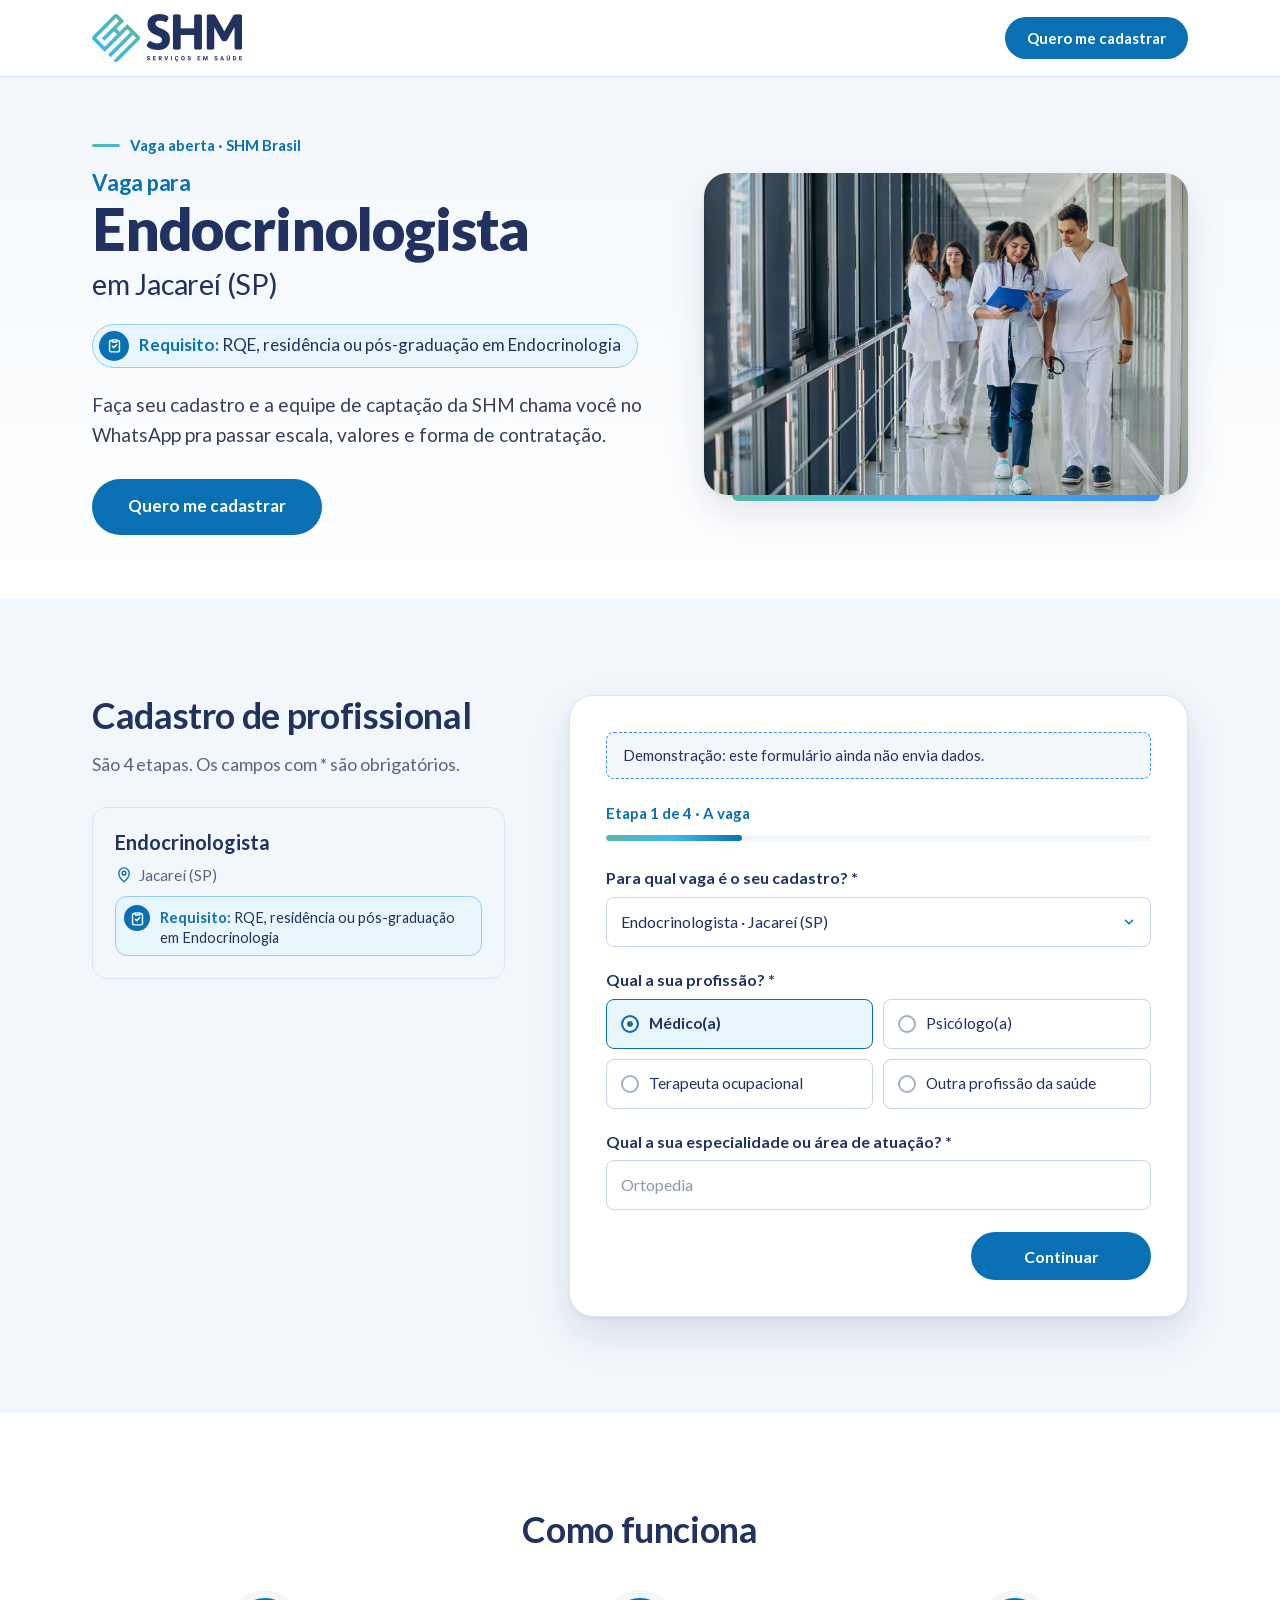
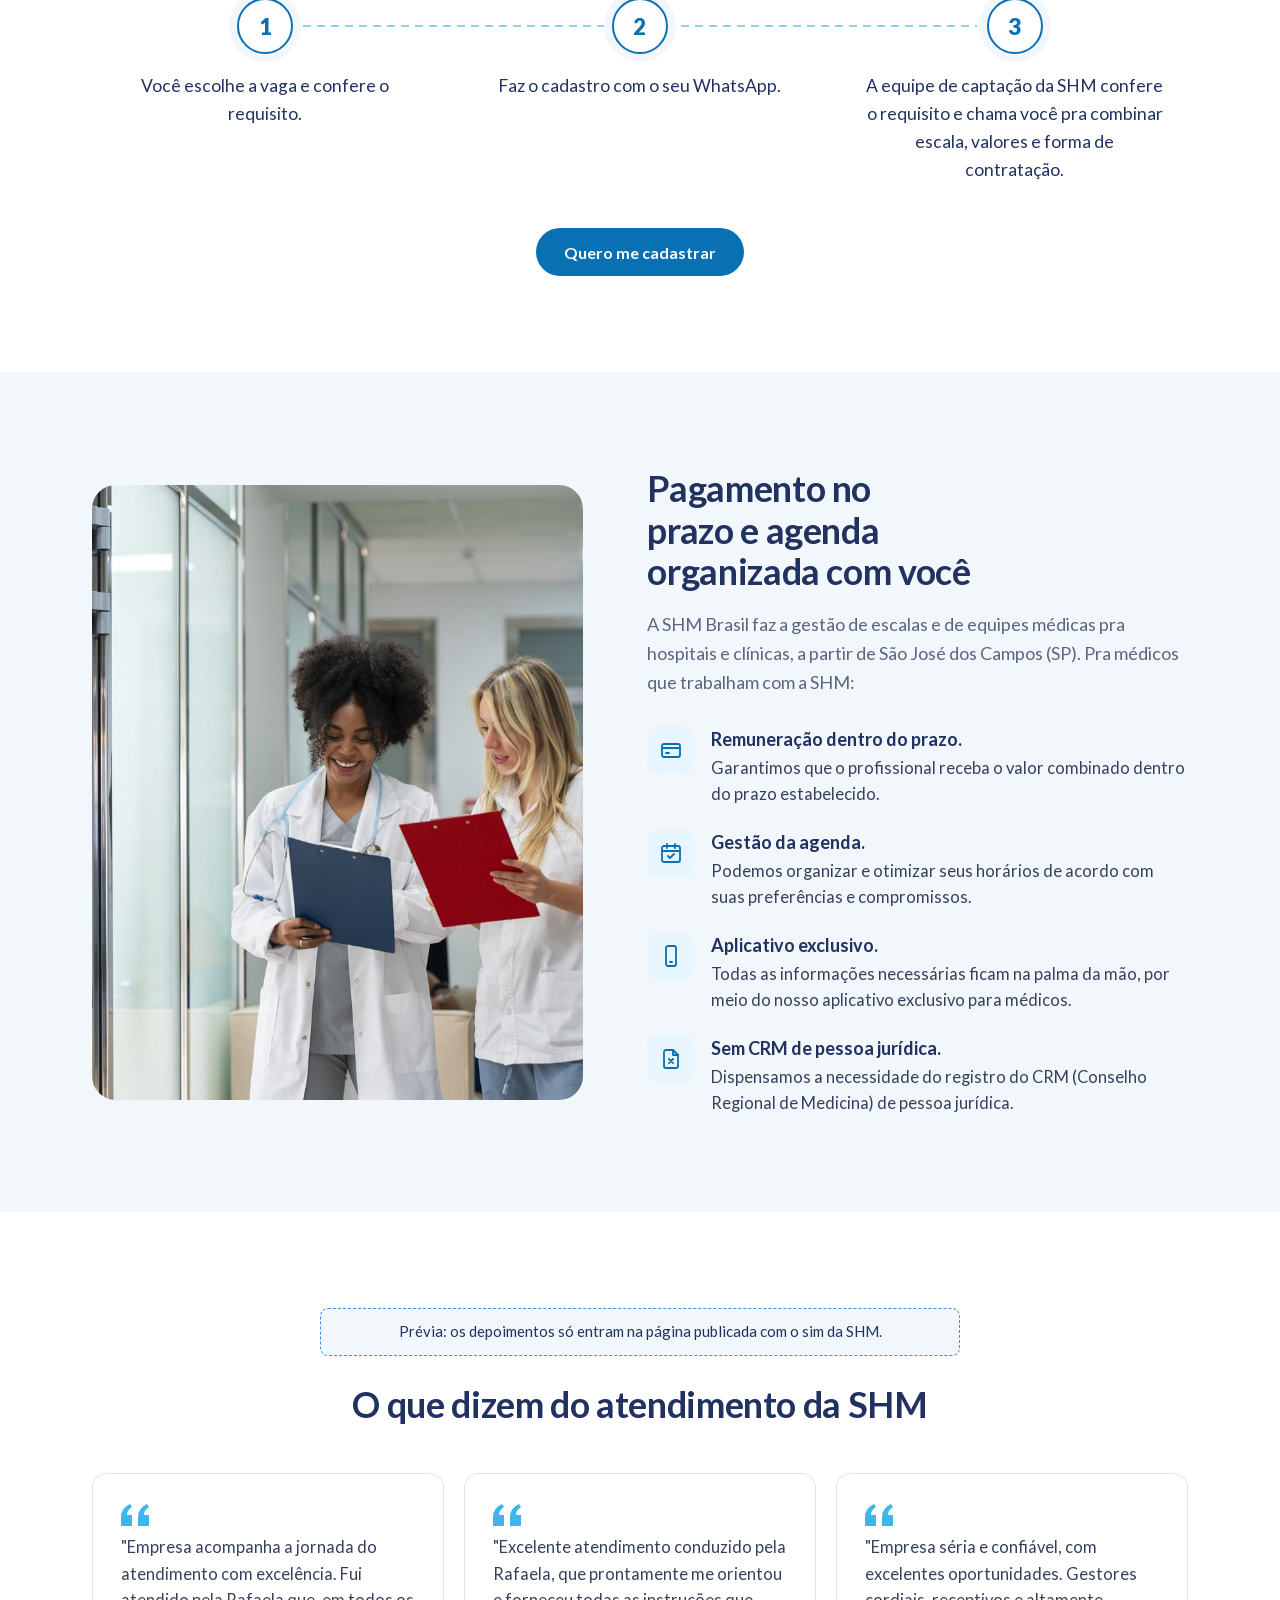
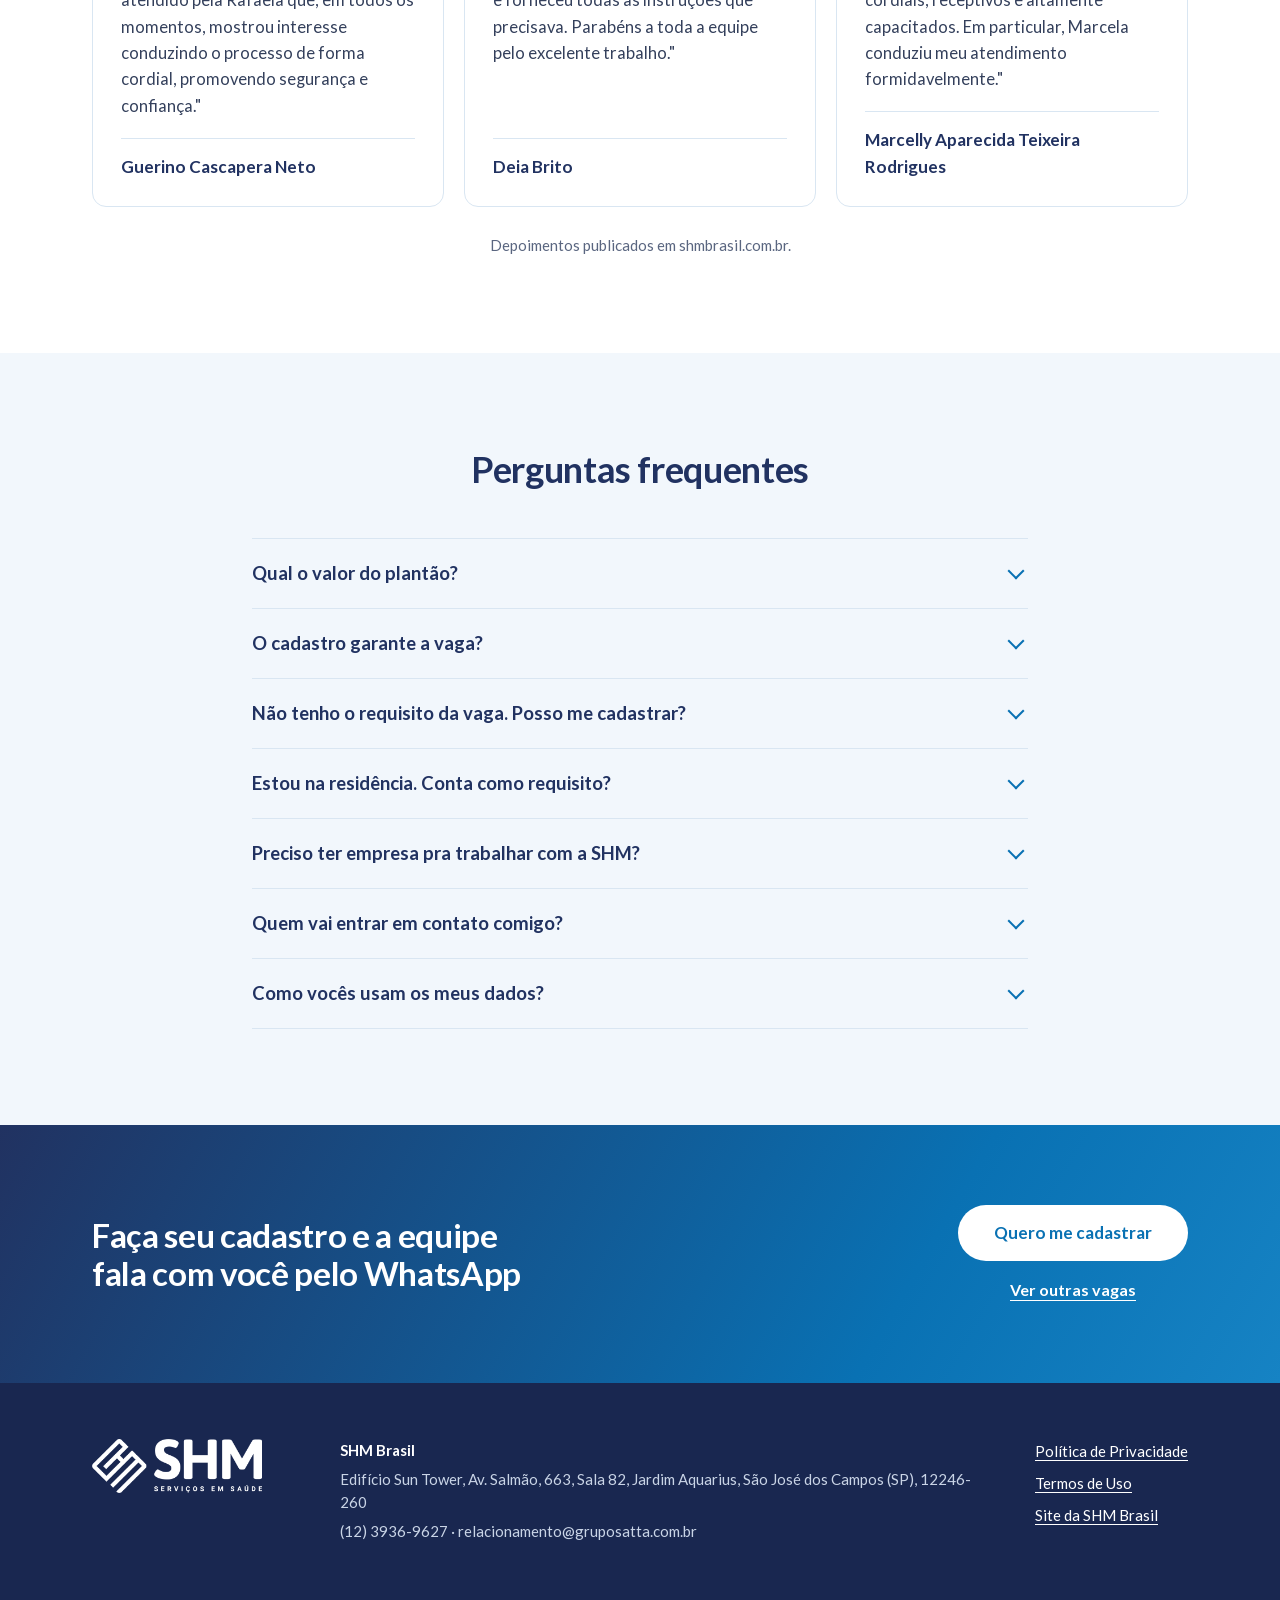
<file: endocrinologista-jacarei/index.html>
<!doctype html>
<html lang="pt-BR">
<head>
<meta charset="utf-8">
<meta name="viewport" content="width=device-width, initial-scale=1">
<meta name="robots" content="noindex,nofollow">
<title>Vaga para Endocrinologista em Jacareí (SP) | SHM Brasil</title>
<meta name="description" content="Veja o requisito de cada vaga e candidate-se. A equipe de captação da SHM chama você no WhatsApp.">
<meta name="theme-color" content="#0971b3">
<link rel="icon" href="../assets/img/favicon-shm.png" type="image/png">
<link rel="preload" href="../assets/fonts/lato-400.woff2" as="font" type="font/woff2" crossorigin>
<link rel="preload" href="../assets/fonts/lato-700.woff2" as="font" type="font/woff2" crossorigin>
<script>document.documentElement.classList.add('js')</script>
<link rel="stylesheet" href="../assets/styles.css">
</head>
<body data-pagina-vaga="endocrinologista-jacarei" data-raiz="../">

<header class="topo">
  <div class="wrap topo__in">
    <a class="topo__logo" href="#topo" aria-label="SHM Brasil, início da página">
      <img src="../assets/img/logo-shm.png" alt="SHM Serviços em Saúde" width="600" height="192">
    </a>
    <a class="btn btn--pri btn--sm" href="#cadastro" data-cta>Quero me cadastrar</a>
  </div>
</header>

<main id="topo">

  <section class="hero hero--vaga" aria-labelledby="hero-titulo">
    <div class="wrap hero__grid">
      <div class="hero__texto">
        <p class="hero__id">Vaga aberta · SHM Brasil</p>
        <h1 id="hero-titulo"><span class="hero__pre">Vaga para</span> <span class="hero__esp">Endocrinologista</span> <span class="hero__onde">em Jacareí (SP)</span></h1>
        <p class="pilula pilula--hero">
          <span class="pilula__ico" aria-hidden="true"><svg viewBox="0 0 24 24"><path d="M9 4h6v3H9z"/><path d="M15 5h2a2 2 0 0 1 2 2v12a2 2 0 0 1-2 2H7a2 2 0 0 1-2-2V7a2 2 0 0 1 2-2h2"/><path d="m9 13 2 2 4-4"/></svg></span>
          <span class="pilula__txt"><strong>Requisito:</strong> RQE, residência ou pós-graduação em Endocrinologia</span>
        </p>
        <p class="hero__lead">Faça seu cadastro e a equipe de captação da SHM chama você no WhatsApp pra passar escala, valores e forma de contratação.</p>
        <div class="hero__acoes">
          <a class="btn btn--pri btn--lg" href="#cadastro" data-cta>Quero me cadastrar</a>
        </div>
      </div>
      <figure class="hero__foto">
        <img src="../assets/img/equipe-corredor.jpg" alt="Médicas e médicos de jaleco branco conversando no corredor de um hospital" width="1600" height="1067" fetchpriority="high">
      </figure>
    </div>
  </section>

  <!-- M01 · Formulário -->
  <section class="secao cadastro" id="cadastro" aria-labelledby="cadastro-titulo">
    <div class="wrap cadastro__grid">
      <div class="cadastro__intro">
        <h2 id="cadastro-titulo">Cadastro de profissional</h2>
        <p>São 4 etapas. Os campos com * são obrigatórios.</p>
        <div class="ficha" data-ficha hidden>
          <p class="ficha__titulo" data-ficha-titulo></p>
          <p class="ficha__local"><svg class="ico" viewBox="0 0 24 24" aria-hidden="true"><path d="M12 21s-7-6.1-7-11.5A7 7 0 0 1 19 9.5C19 14.9 12 21 12 21z"/><circle cx="12" cy="9.5" r="2.5"/></svg><span data-ficha-cidade></span></p>
          <p class="pilula">
            <span class="pilula__ico" aria-hidden="true"><svg viewBox="0 0 24 24"><path d="M9 4h6v3H9z"/><path d="M15 5h2a2 2 0 0 1 2 2v12a2 2 0 0 1-2 2H7a2 2 0 0 1-2-2V7a2 2 0 0 1 2-2h2"/><path d="m9 13 2 2 4-4"/></svg></span>
            <span class="pilula__txt"><strong>Requisito:</strong> <span data-ficha-requisito></span></span>
          </p>
        </div>
      </div>

      <form class="form" data-form novalidate>
        <p class="aviso aviso--demo" data-demo hidden>Demonstração: este formulário ainda não envia dados.</p>
        <div class="form__progresso" aria-live="polite">
          <p class="form__etapa" data-etapa-rotulo>Etapa 1 de 4 · A vaga</p>
          <div class="form__barra" aria-hidden="true"><span data-etapa-barra></span></div>
        </div>

        <!-- Etapa 1 · A vaga -->
        <fieldset class="etapa" data-etapa="1">
          <legend class="sr">A vaga</legend>
          <div class="campo">
            <label for="f-vaga">Para qual vaga é o seu cadastro? *</label>
            <select id="f-vaga" name="vaga" required data-select-vaga>
              <option value="">Selecione</option>
            </select>
            <p class="campo__erro" hidden></p>
          </div>
          <div class="campo" role="radiogroup" aria-labelledby="l-prof">
            <p class="campo__rot" id="l-prof">Qual a sua profissão? *</p>
            <div class="opcoes opcoes--2">
              <label class="opcao"><input type="radio" name="profissao" value="medico" required><span>Médico(a)</span></label>
              <label class="opcao"><input type="radio" name="profissao" value="psicologo"><span>Psicólogo(a)</span></label>
              <label class="opcao"><input type="radio" name="profissao" value="to"><span>Terapeuta ocupacional</span></label>
              <label class="opcao"><input type="radio" name="profissao" value="outra"><span>Outra profissão da saúde</span></label>
            </div>
            <p class="campo__erro" hidden></p>
          </div>
          <div class="campo">
            <label for="f-esp">Qual a sua especialidade ou área de atuação? *</label>
            <input id="f-esp" name="especialidade" type="text" placeholder="Ortopedia" autocomplete="off" required>
            <p class="campo__erro" hidden></p>
          </div>
          <div class="form__botoes">
            <button class="btn btn--pri" type="button" data-avancar>Continuar</button>
          </div>
        </fieldset>

        <!-- Etapa 2 · O requisito -->
        <fieldset class="etapa" data-etapa="2" hidden>
          <legend class="sr">O requisito</legend>
          <p class="pede" data-pede hidden>Esta vaga pede: <strong data-pede-txt></strong>.</p>

          <div data-grupo="medico" hidden>
            <div class="campo" role="radiogroup" aria-labelledby="l-rqe">
              <p class="campo__rot" id="l-rqe">Você tem RQE na especialidade? *</p>
              <div class="opcoes">
                <label class="opcao"><input type="radio" name="rqe" value="Sim"><span>Sim</span></label>
                <label class="opcao"><input type="radio" name="rqe" value="Não"><span>Não</span></label>
              </div>
              <p class="campo__erro" hidden></p>
            </div>
            <div class="campo" role="radiogroup" aria-labelledby="l-res">
              <p class="campo__rot" id="l-res">E residência médica na especialidade? *</p>
              <div class="opcoes opcoes--3">
                <label class="opcao"><input type="radio" name="residencia" value="Concluída"><span>Concluída</span></label>
                <label class="opcao"><input type="radio" name="residencia" value="Estou cursando"><span>Estou cursando</span></label>
                <label class="opcao"><input type="radio" name="residencia" value="Não fiz"><span>Não fiz</span></label>
              </div>
              <p class="campo__erro" hidden></p>
            </div>
            <div class="campo" role="radiogroup" aria-labelledby="l-pos">
              <p class="campo__rot" id="l-pos">E pós-graduação na especialidade? *</p>
              <div class="opcoes opcoes--3">
                <label class="opcao"><input type="radio" name="pos" value="Concluída"><span>Concluída</span></label>
                <label class="opcao"><input type="radio" name="pos" value="Estou cursando"><span>Estou cursando</span></label>
                <label class="opcao"><input type="radio" name="pos" value="Não fiz"><span>Não fiz</span></label>
              </div>
              <p class="campo__erro" hidden></p>
            </div>
          </div>

          <div data-grupo="psicologo" hidden>
            <div class="campo" role="radiogroup" aria-labelledby="l-crp">
              <p class="campo__rot" id="l-crp">Seu CRP está ativo? *</p>
              <div class="opcoes">
                <label class="opcao"><input type="radio" name="crp" value="Sim"><span>Sim</span></label>
                <label class="opcao"><input type="radio" name="crp" value="Não"><span>Não</span></label>
              </div>
              <p class="campo__erro" hidden></p>
            </div>
            <div class="campo" role="radiogroup" aria-labelledby="l-libras">
              <p class="campo__rot" id="l-libras">Você tem certificação em Libras? *</p>
              <div class="opcoes">
                <label class="opcao"><input type="radio" name="libras" value="Sim"><span>Sim</span></label>
                <label class="opcao"><input type="radio" name="libras" value="Não"><span>Não</span></label>
              </div>
              <p class="campo__erro" hidden></p>
            </div>
          </div>

          <div data-grupo="to" hidden>
            <div class="campo" role="radiogroup" aria-labelledby="l-formado">
              <p class="campo__rot" id="l-formado">Você é terapeuta ocupacional formado(a)? *</p>
              <div class="opcoes">
                <label class="opcao"><input type="radio" name="formado" value="Sim"><span>Sim</span></label>
                <label class="opcao"><input type="radio" name="formado" value="Ainda estou estudando"><span>Ainda estou estudando</span></label>
              </div>
              <p class="campo__erro" hidden></p>
            </div>
          </div>

          <p class="aviso aviso--requisito" data-aviso-requisito hidden>Esta vaga pede <span data-aviso-txt></span>. Você pode enviar o cadastro mesmo assim: ele fica com a equipe pra vagas que aceitem o seu perfil.</p>

          <div class="form__botoes">
            <button class="btn btn--volta" type="button" data-voltar>Voltar</button>
            <button class="btn btn--pri" type="button" data-avancar>Continuar</button>
          </div>
        </fieldset>

        <!-- Etapa 3 · Onde você está -->
        <fieldset class="etapa" data-etapa="3" hidden>
          <legend class="sr">Onde você está</legend>
          <div class="campo">
            <label for="f-cidade">Cidade onde você mora *</label>
            <input id="f-cidade" name="cidade" type="text" autocomplete="address-level2" required>
            <p class="campo__erro" hidden></p>
          </div>
          <div class="campo">
            <label for="f-uf">Estado (UF) *</label>
            <select id="f-uf" name="uf" required>
              <option value="">Selecione</option>
              <option>AC</option><option>AL</option><option>AP</option><option>AM</option><option>BA</option><option>CE</option><option>DF</option><option>ES</option><option>GO</option><option>MA</option><option>MT</option><option>MS</option><option>MG</option><option>PA</option><option>PB</option><option>PR</option><option>PE</option><option>PI</option><option>RJ</option><option>RN</option><option>RS</option><option>RO</option><option>RR</option><option>SC</option><option>SP</option><option>SE</option><option>TO</option>
            </select>
            <p class="campo__erro" hidden></p>
          </div>
          <div class="form__botoes">
            <button class="btn btn--volta" type="button" data-voltar>Voltar</button>
            <button class="btn btn--pri" type="button" data-avancar>Continuar</button>
          </div>
        </fieldset>

        <!-- Etapa 4 · Seu contato -->
        <fieldset class="etapa" data-etapa="4" hidden>
          <legend class="sr">Seu contato</legend>
          <div class="campo">
            <label for="f-nome">Nome completo *</label>
            <input id="f-nome" name="nome" type="text" autocomplete="name" required>
            <p class="campo__erro" hidden></p>
          </div>
          <div class="campo">
            <label for="f-whats">WhatsApp com DDD *</label>
            <input id="f-whats" name="whatsapp" type="tel" inputmode="numeric" autocomplete="tel-national" placeholder="(12) 99999-9999" required>
            <p class="campo__erro" hidden></p>
          </div>
          <div class="campo">
            <label for="f-email">E-mail <span class="opc">(opcional)</span></label>
            <input id="f-email" name="email" type="email" autocomplete="email">
            <p class="campo__erro" hidden></p>
          </div>
          <div class="campo" role="radiogroup" aria-labelledby="l-hora">
            <p class="campo__rot" id="l-hora">Melhor horário pra falarmos com você <span class="opc">(opcional)</span></p>
            <div class="opcoes opcoes--3">
              <label class="opcao"><input type="radio" name="horario" value="Manhã"><span>Manhã</span></label>
              <label class="opcao"><input type="radio" name="horario" value="Tarde"><span>Tarde</span></label>
              <label class="opcao"><input type="radio" name="horario" value="Noite"><span>Noite</span></label>
            </div>
          </div>
          <div class="campo campo--check">
            <label class="check"><input type="checkbox" name="autorizacao" value="sim" required><span>Autorizo a SHM Brasil a usar meus dados pra falar comigo sobre vagas, conforme a <a href="https://shmbrasil.com.br/politica-de-privacidade" target="_blank" rel="noopener">Política de Privacidade</a>. *</span></label>
            <p class="campo__erro" hidden></p>
          </div>
          <p class="aviso aviso--falha" data-falha hidden>Não conseguimos enviar agora. Tente de novo em instantes ou fale com a equipe pelo WhatsApp (12) 3936-9627.</p>
          <div class="form__botoes">
            <button class="btn btn--volta" type="button" data-voltar>Voltar</button>
            <button class="btn btn--pri" type="submit" data-enviar>Enviar cadastro</button>
          </div>
          <p class="form__apoio">O cadastro não confirma vaga nem plantão. A equipe confere o requisito e fala com você pelo WhatsApp.</p>
        </fieldset>
      </form>
    </div>
  </section>

  <!-- C03 · Como funciona -->
  <section class="secao secao--suave" aria-labelledby="como-titulo">
    <div class="wrap">
      <header class="secao__cab">
        <h2 id="como-titulo">Como funciona</h2>
      </header>
      <ol class="passos">
        <li class="passo"><span class="passo__n" aria-hidden="true">1</span><p>Você escolhe a vaga e confere o requisito.</p></li>
        <li class="passo"><span class="passo__n" aria-hidden="true">2</span><p>Faz o cadastro com o seu WhatsApp.</p></li>
        <li class="passo"><span class="passo__n" aria-hidden="true">3</span><p>A equipe de captação da SHM confere o requisito e chama você pra combinar escala, valores e forma de contratação.</p></li>
      </ol>
      <div class="centro"><a class="btn btn--pri" href="#cadastro" data-cta>Quero me cadastrar</a></div>
    </div>
  </section>

  <!-- C04 · Por que a SHM (só versão geral e vagas de médico) -->
  <section class="secao porque" data-c04 aria-labelledby="porque-titulo">
    <div class="wrap porque__grid">
      <figure class="porque__foto">
        <img src="../assets/img/medicas-clinica.jpg" alt="Duas médicas de jaleco conferindo pranchetas no corredor de uma clínica" width="1400" height="933" loading="lazy">
      </figure>
      <div class="porque__texto">
        <h2 id="porque-titulo">Pagamento no prazo e agenda organizada com você</h2>
        <p class="porque__lead">A SHM Brasil faz a gestão de escalas e de equipes médicas pra hospitais e clínicas, a partir de São José dos Campos (SP). Pra médicos que trabalham com a SHM:</p>
        <ul class="vantagens">
          <li>
            <span class="vantagens__ico" aria-hidden="true"><svg viewBox="0 0 24 24"><rect x="3" y="6" width="18" height="13" rx="2"/><path d="M3 10h18"/><path d="M7 15h3"/></svg></span>
            <p><strong>Remuneração dentro do prazo.</strong> Garantimos que o profissional receba o valor combinado dentro do prazo estabelecido.</p>
          </li>
          <li>
            <span class="vantagens__ico" aria-hidden="true"><svg viewBox="0 0 24 24"><rect x="3" y="5" width="18" height="16" rx="2"/><path d="M3 10h18M8 3v4M16 3v4"/><path d="m9 15 2 2 4-4"/></svg></span>
            <p><strong>Gestão da agenda.</strong> Podemos organizar e otimizar seus horários de acordo com suas preferências e compromissos.</p>
          </li>
          <li>
            <span class="vantagens__ico" aria-hidden="true"><svg viewBox="0 0 24 24"><rect x="7" y="2" width="10" height="20" rx="2"/><path d="M11 18h2"/></svg></span>
            <p><strong>Aplicativo exclusivo.</strong> Todas as informações necessárias ficam na palma da mão, por meio do nosso aplicativo exclusivo para médicos.</p>
          </li>
          <li>
            <span class="vantagens__ico" aria-hidden="true"><svg viewBox="0 0 24 24"><path d="M14 3H7a2 2 0 0 0-2 2v14a2 2 0 0 0 2 2h10a2 2 0 0 0 2-2V8z"/><path d="M14 3v5h5"/><path d="m10 12 4 4M14 12l-4 4"/></svg></span>
            <p><strong>Sem CRM de pessoa jurídica.</strong> Dispensamos a necessidade do registro do CRM (Conselho Regional de Medicina) de pessoa jurídica.</p>
          </li>
        </ul>
      </div>
    </div>
  </section>

  <!-- C05 · Depoimentos (só com o sim da SHM: MOSTRAR_DEPOIMENTOS) -->
  <section class="secao secao--suave depo" data-c05 aria-labelledby="depo-titulo">
    <div class="wrap">
      <p class="aviso aviso--pend" data-pend hidden>Prévia: os depoimentos só entram na página publicada com o sim da SHM.</p>
      <header class="secao__cab">
        <h2 id="depo-titulo">O que dizem do atendimento da SHM</h2>
      </header>
      <ul class="depos">
        <li class="depo__card">
          <blockquote><p>"Empresa acompanha a jornada do atendimento com excelência. Fui atendido pela Rafaela que, em todos os momentos, mostrou interesse conduzindo o processo de forma cordial, promovendo segurança e confiança."</p></blockquote>
          <p class="depo__nome">Guerino Cascapera Neto</p>
        </li>
        <li class="depo__card">
          <blockquote><p>"Excelente atendimento conduzido pela Rafaela, que prontamente me orientou e forneceu todas as instruções que precisava. Parabéns a toda a equipe pelo excelente trabalho."</p></blockquote>
          <p class="depo__nome">Deia Brito</p>
        </li>
        <li class="depo__card">
          <blockquote><p>"Empresa séria e confiável, com excelentes oportunidades. Gestores cordiais, receptivos e altamente capacitados. Em particular, Marcela conduziu meu atendimento formidavelmente."</p></blockquote>
          <p class="depo__nome">Marcelly Aparecida Teixeira Rodrigues</p>
        </li>
      </ul>
      <p class="depo__fonte">Depoimentos publicados em shmbrasil.com.br.</p>
    </div>
  </section>

  <!-- C06 · Perguntas frequentes -->
  <section class="secao faq" aria-labelledby="faq-titulo">
    <div class="wrap wrap--estreito">
      <header class="secao__cab">
        <h2 id="faq-titulo">Perguntas frequentes</h2>
      </header>
      <div class="faq__lista">
        <details><summary>Qual o valor do plantão?</summary><p>Depende da vaga, da escala e da forma de contratação. A equipe passa os valores no contato, antes de qualquer compromisso.</p></details>
        <details><summary>O cadastro garante a vaga?</summary><p>Não. O cadastro é o primeiro passo: a equipe confere o requisito, conversa com você, e só depois a vaga e a escala são combinadas.</p></details>
        <details><summary>Não tenho o requisito da vaga. Posso me cadastrar?</summary><p>Pode. Quem atende ao requisito é chamado primeiro pra aquela vaga, e o seu cadastro fica com a equipe pra vagas que aceitem o seu perfil.</p></details>
        <details><summary>Estou na residência. Conta como requisito?</summary><p>Nas vagas que pedem residência, conta a residência concluída. Se você ainda está cursando, marque "Estou cursando" no formulário.</p></details>
        <details><summary>Preciso ter empresa pra trabalhar com a SHM?</summary><p>A forma de contratação depende da vaga e é explicada no contato. A SHM não exige o registro da sua empresa no CRM.</p></details>
        <details><summary>Quem vai entrar em contato comigo?</summary><p>A equipe de captação da SHM, pelo WhatsApp que você informar no cadastro.</p></details>
        <details><summary>Como vocês usam os meus dados?</summary><p>Pra falar com você sobre vagas da SHM. Os detalhes estão na <a href="https://shmbrasil.com.br/politica-de-privacidade" target="_blank" rel="noopener">Política de Privacidade</a> da SHM Brasil.</p></details>
      </div>
    </div>
  </section>

  <!-- C07 · Chamada final -->
  <section class="final" aria-labelledby="final-titulo">
    <div class="wrap final__in">
      <h2 id="final-titulo">Faça seu cadastro e a equipe fala com você pelo WhatsApp</h2>
      <div class="final__acoes">
        <a class="btn btn--branco btn--lg" href="#cadastro" data-cta>Quero me cadastrar</a>
        <a class="link-apoio link-apoio--branco" href="../#vagas">Ver outras vagas</a>
      </div>
    </div>
  </section>
</main>

<!-- R01 · Rodapé -->
<footer class="rodape">
  <div class="wrap rodape__grid">
    <img class="rodape__logo" src="../assets/img/logo-shm-branco.png" alt="SHM Serviços em Saúde" width="600" height="192">
    <div class="rodape__dados">
      <p><strong>SHM Brasil</strong></p>
      <p>Edifício Sun Tower, Av. Salmão, 663, Sala 82, Jardim Aquarius, São José dos Campos (SP), 12246-260</p>
      <p>(12) 3936-9627 · relacionamento@gruposatta.com.br</p>
      <p data-cnpj hidden></p>
    </div>
    <nav class="rodape__links" aria-label="Links da SHM Brasil">
      <a href="https://shmbrasil.com.br/politica-de-privacidade" target="_blank" rel="noopener">Política de Privacidade</a>
      <a href="https://shmbrasil.com.br/termos-de-uso" target="_blank" rel="noopener">Termos de Uso</a>
      <a href="https://shmbrasil.com.br" target="_blank" rel="noopener">Site da SHM Brasil</a>
    </nav>
  </div>
</footer>

<div class="cta-fixo" data-cta-fixo aria-hidden="true">
  <a class="btn btn--pri btn--bloco" href="#cadastro" data-cta tabindex="-1">Quero me cadastrar</a>
</div>

<script src="../assets/config.js"></script>
<script src="../assets/app.js"></script>
</body>
</html>
</file>
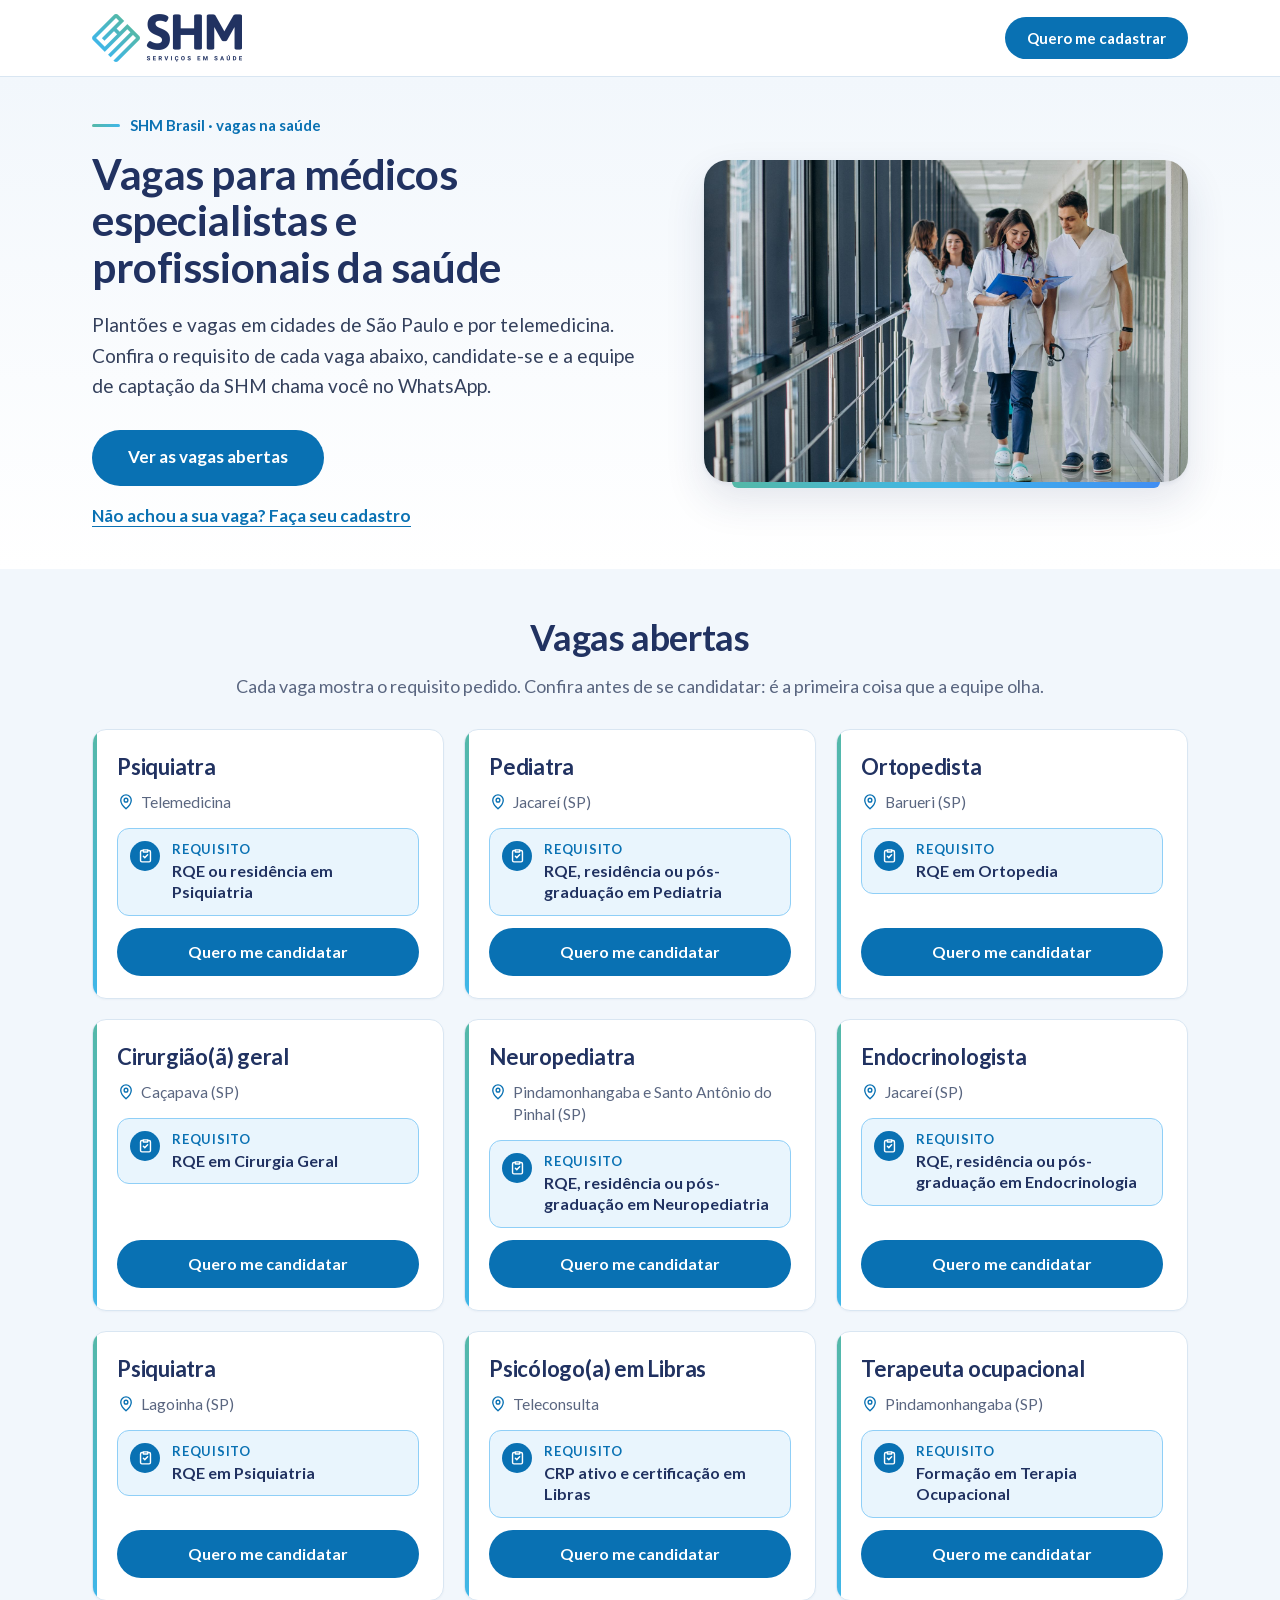
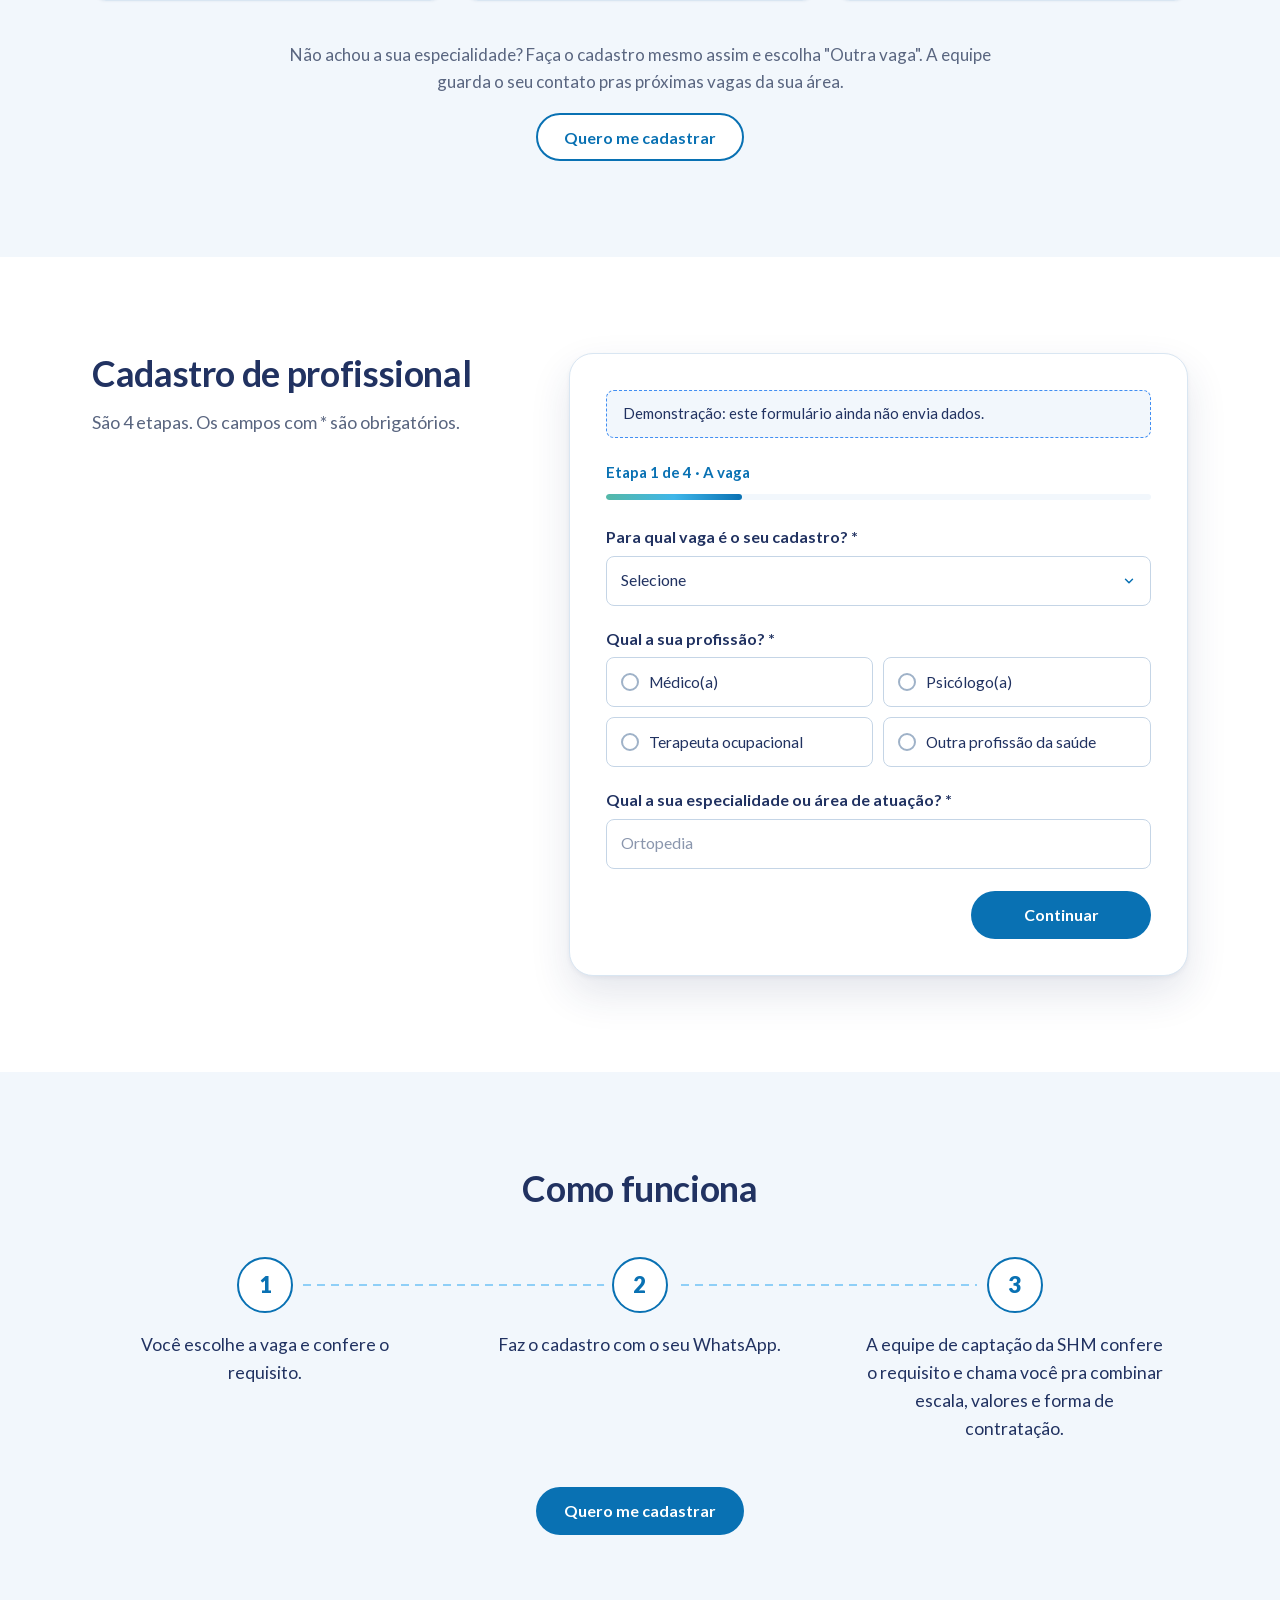
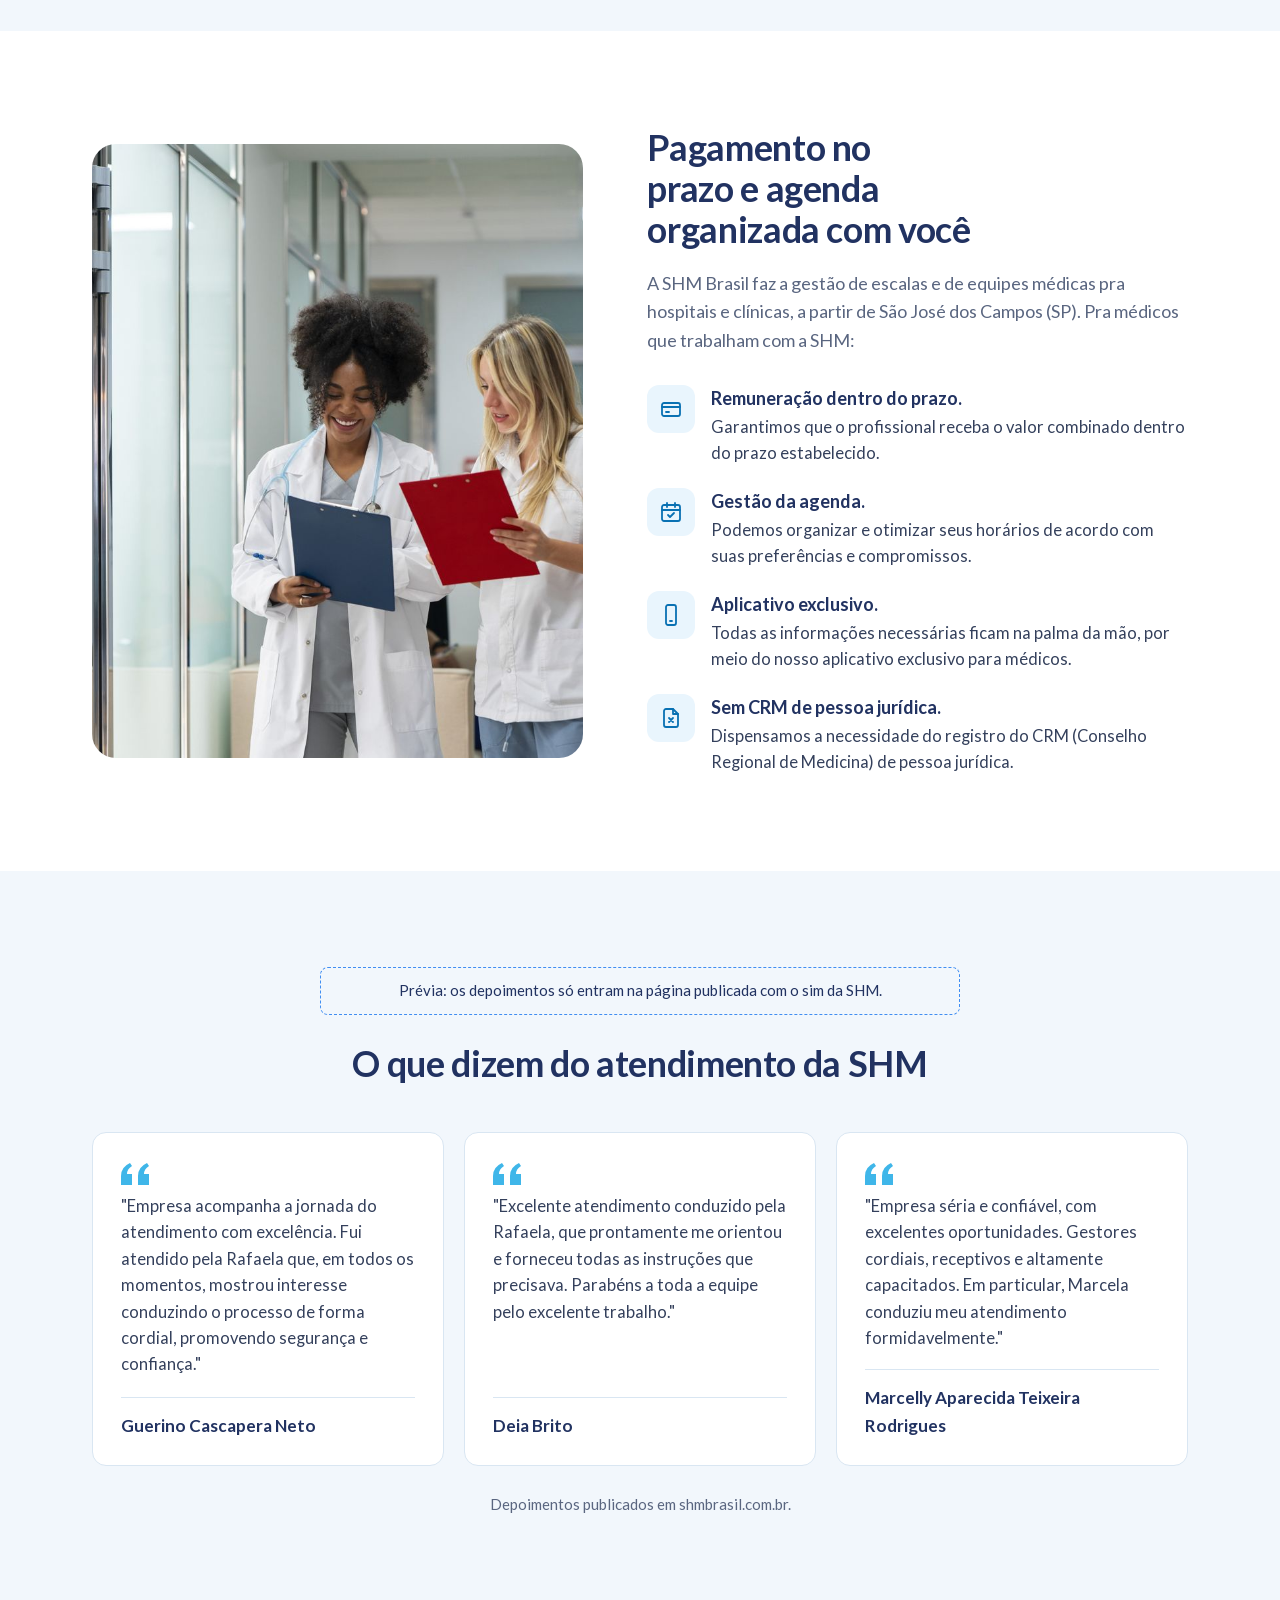
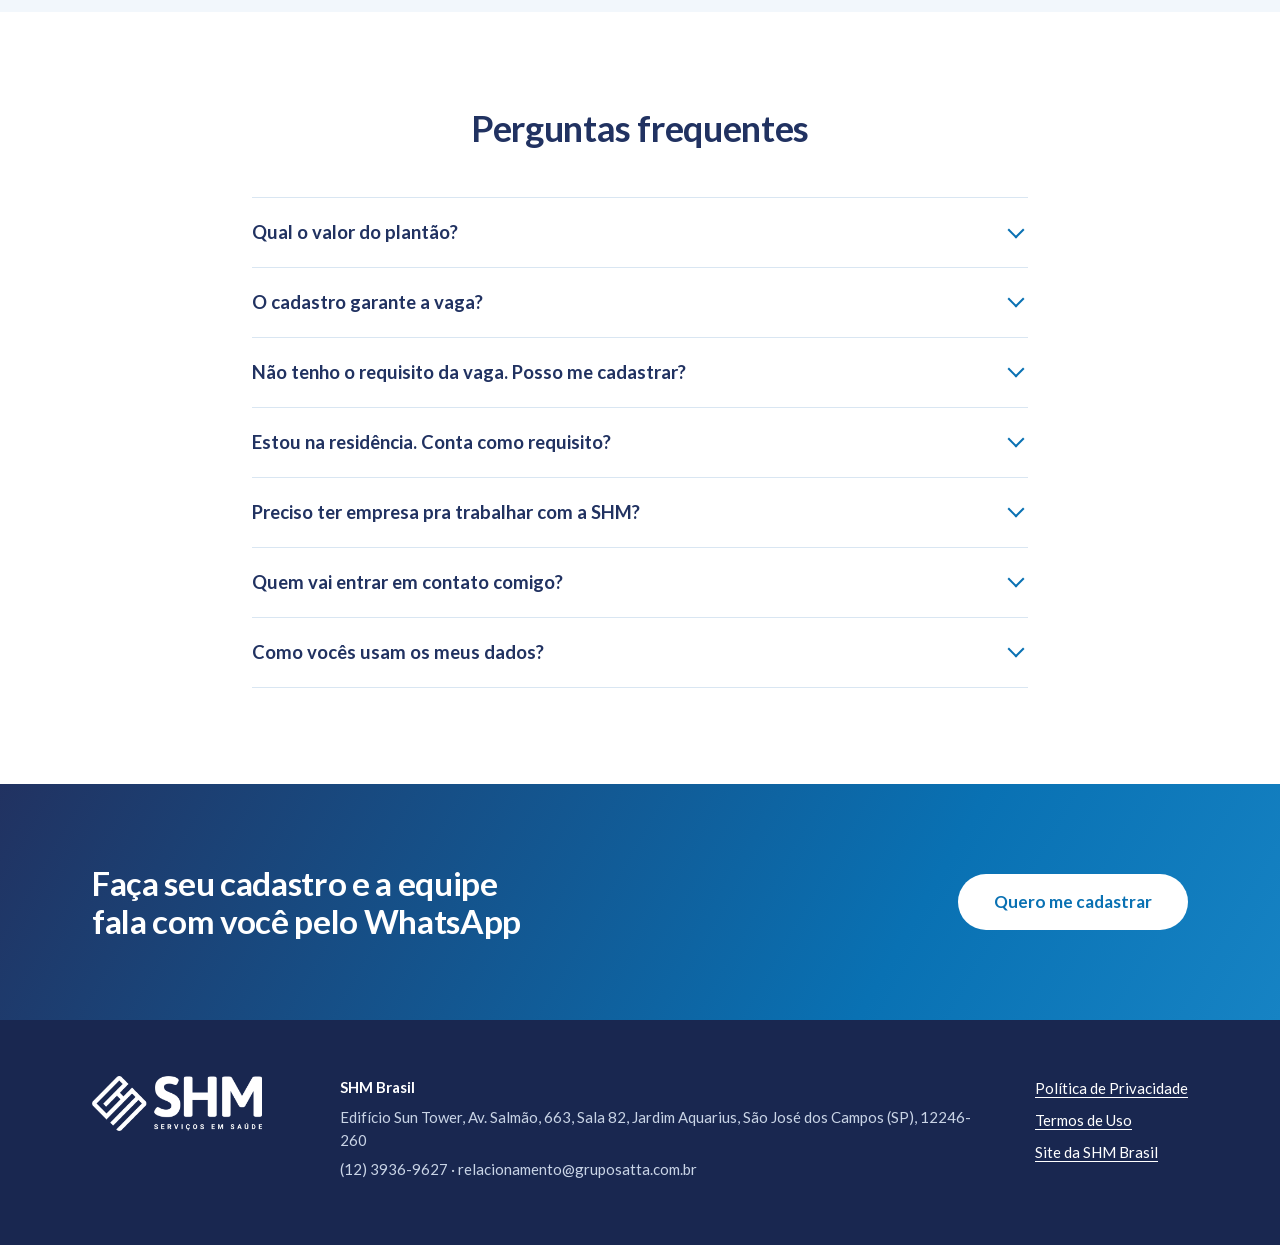
<file: go-aruja/index.html>
<!doctype html>
<html lang="pt-BR">
<head>
<meta charset="utf-8">
<meta name="viewport" content="width=device-width, initial-scale=1">
<meta name="robots" content="noindex,nofollow">
<title>Vagas para médicos e profissionais da saúde | SHM Brasil</title>
<script>(function(){var q=location.search?"&"+location.search.slice(1):"";location.replace("../?vaga=go-aruja"+q+location.hash);})();</script>
<noscript><meta http-equiv="refresh" content="0; url=../?vaga=go-aruja"></noscript>
</head>
<body data-pagina-vaga="go-aruja" data-redireciona>
<p><a href="../?vaga=go-aruja">Ver as vagas abertas</a></p>
</body>
</html>
</file>
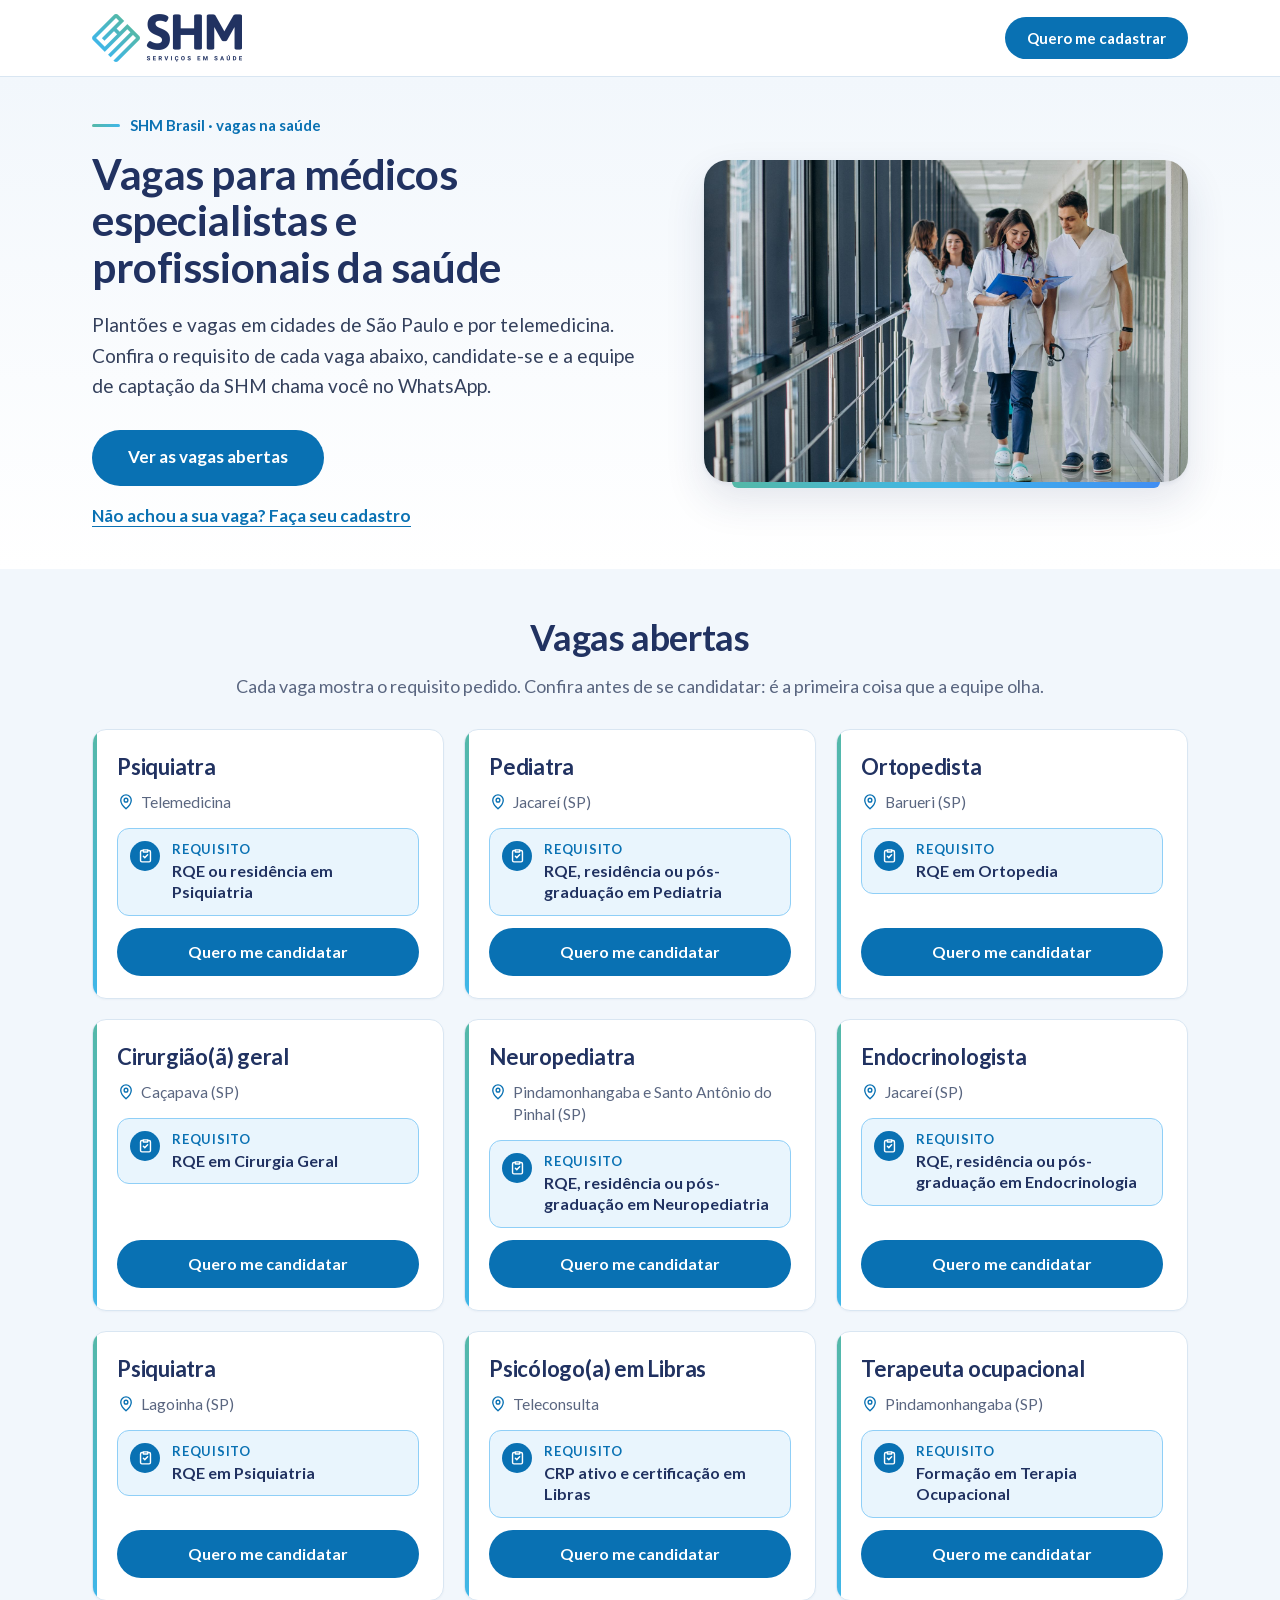
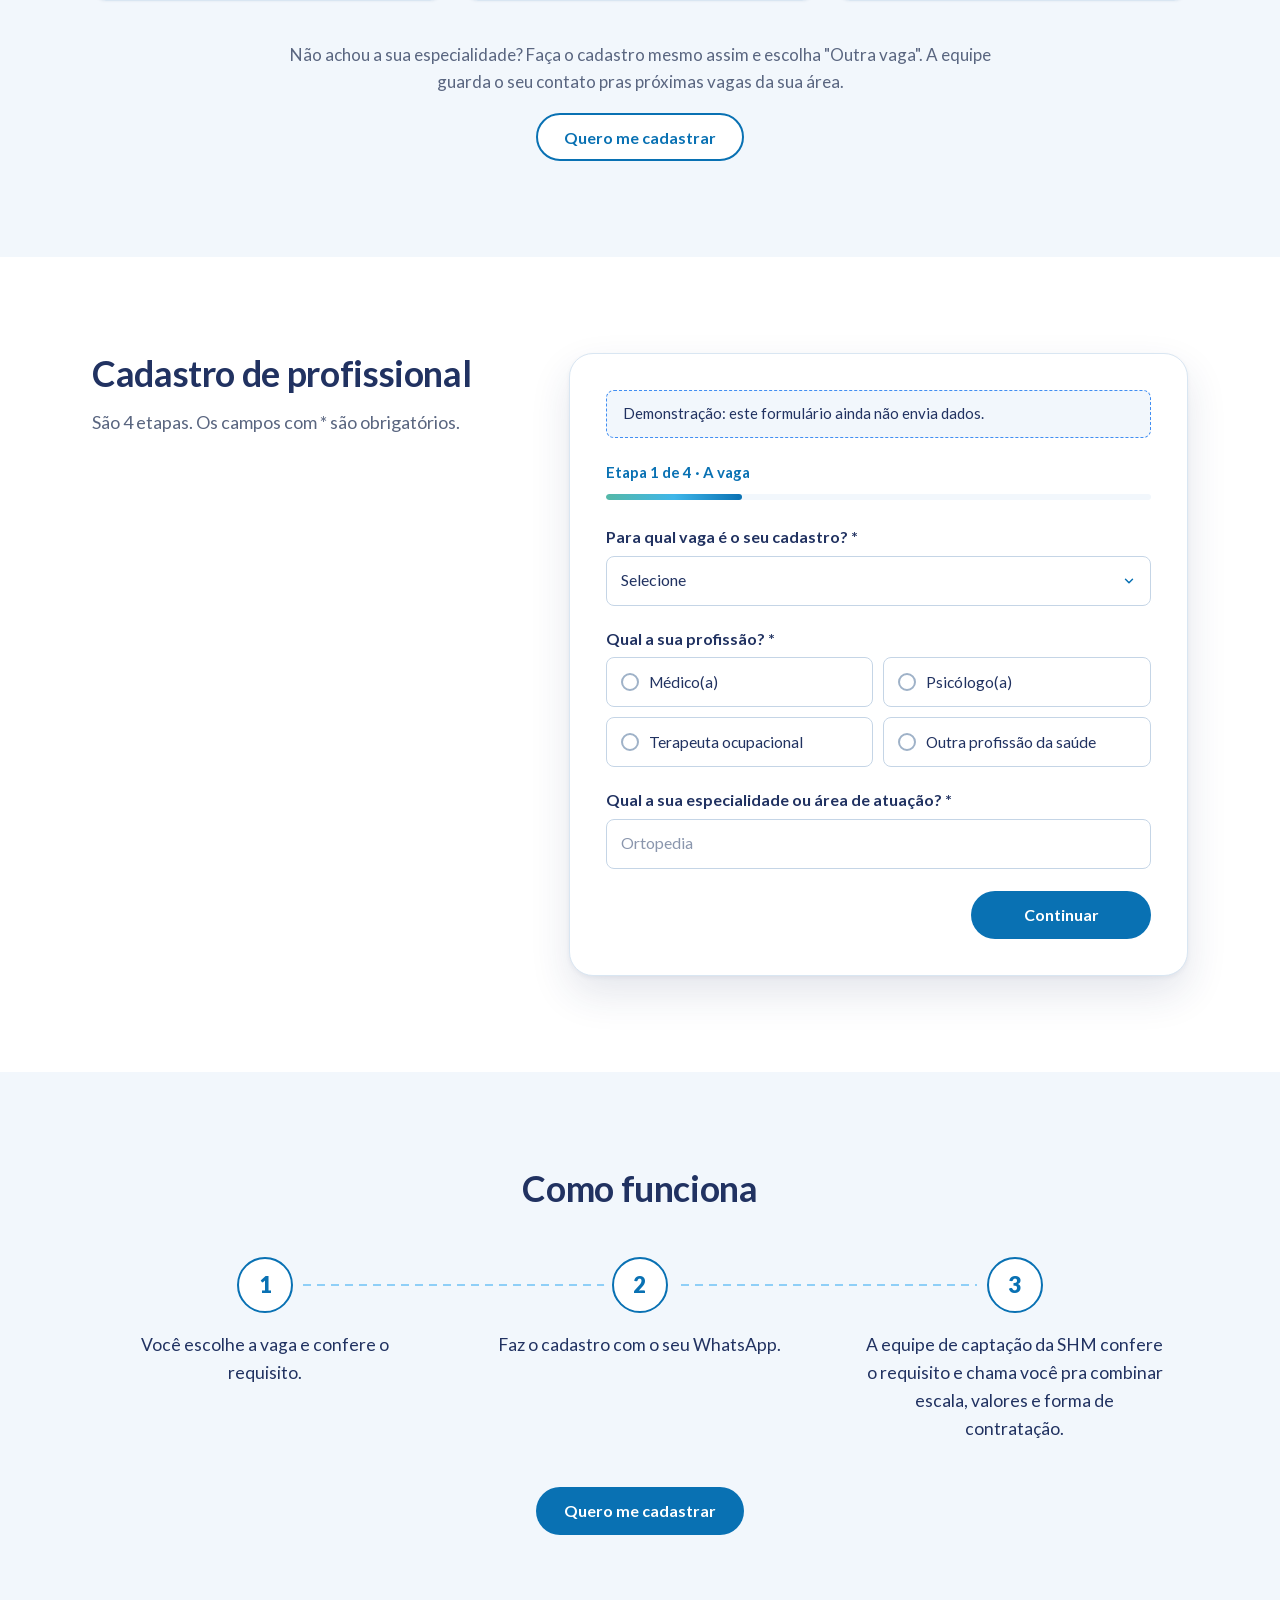
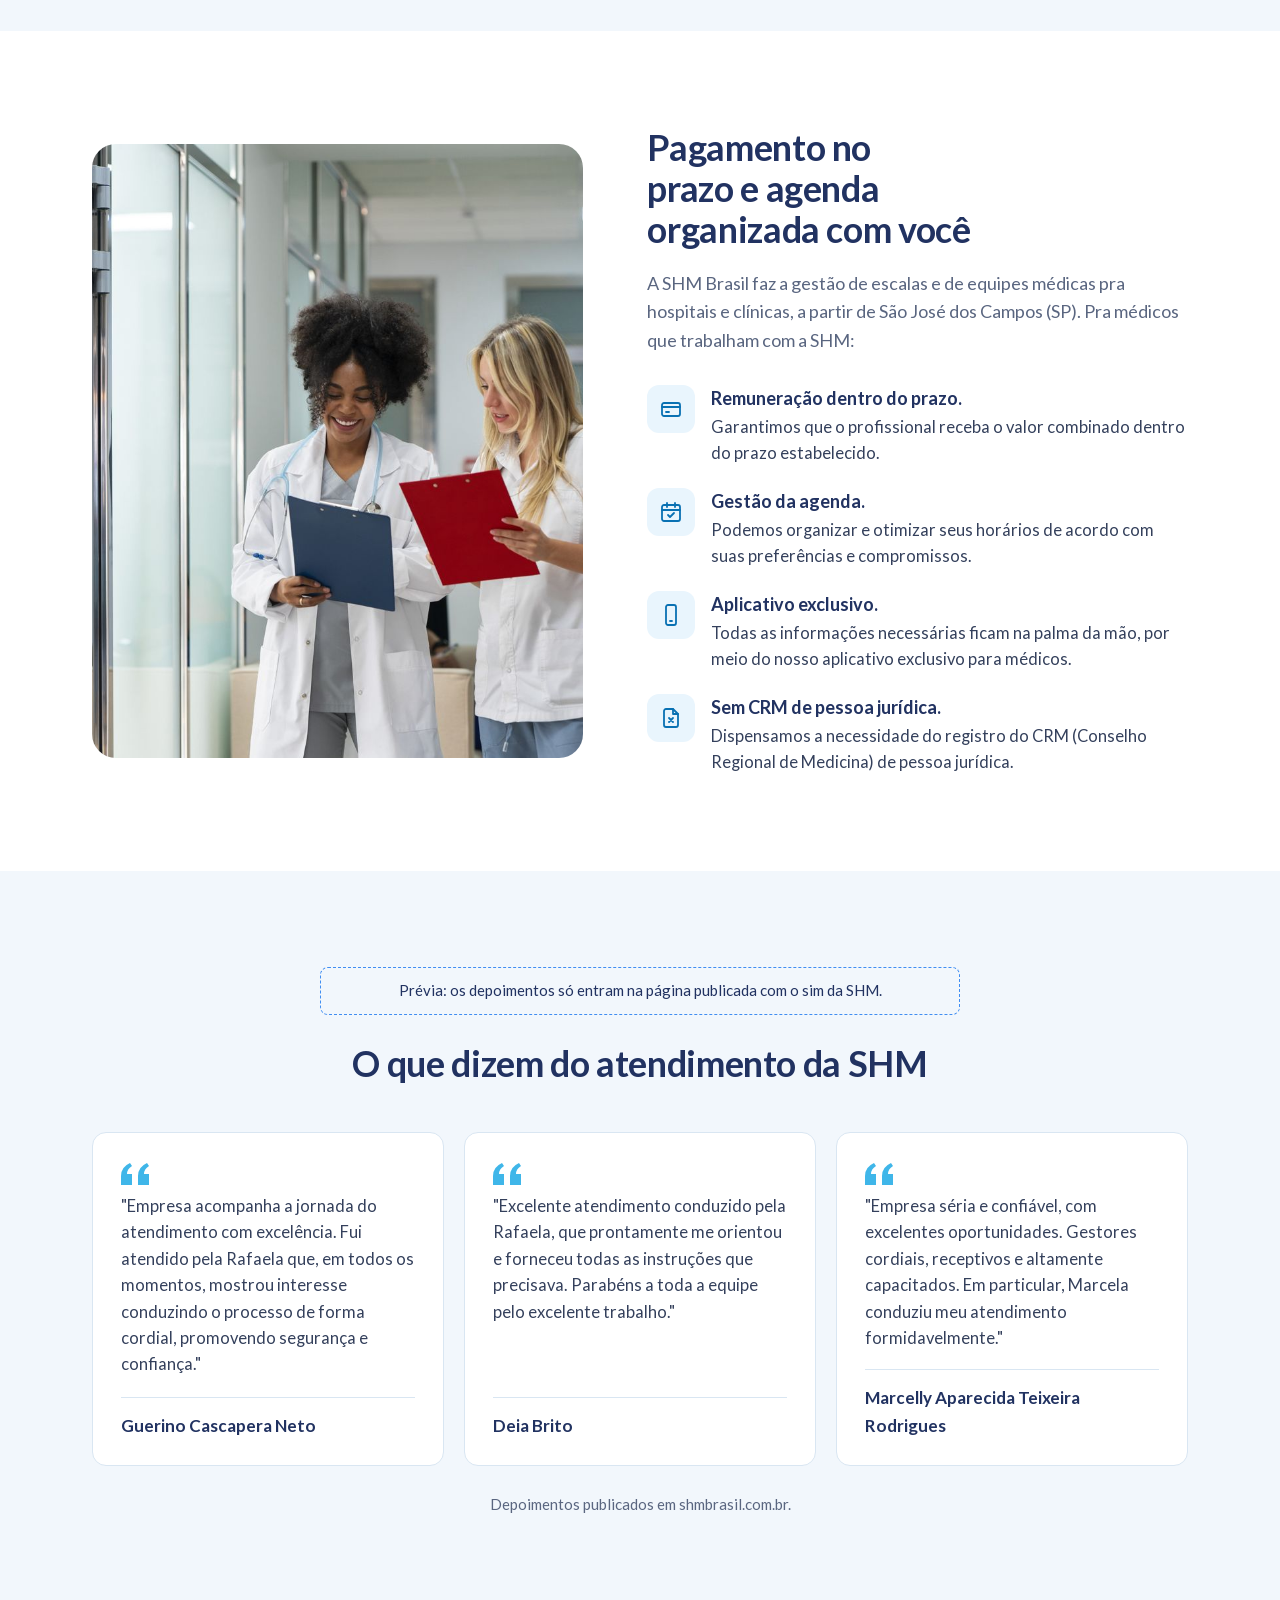
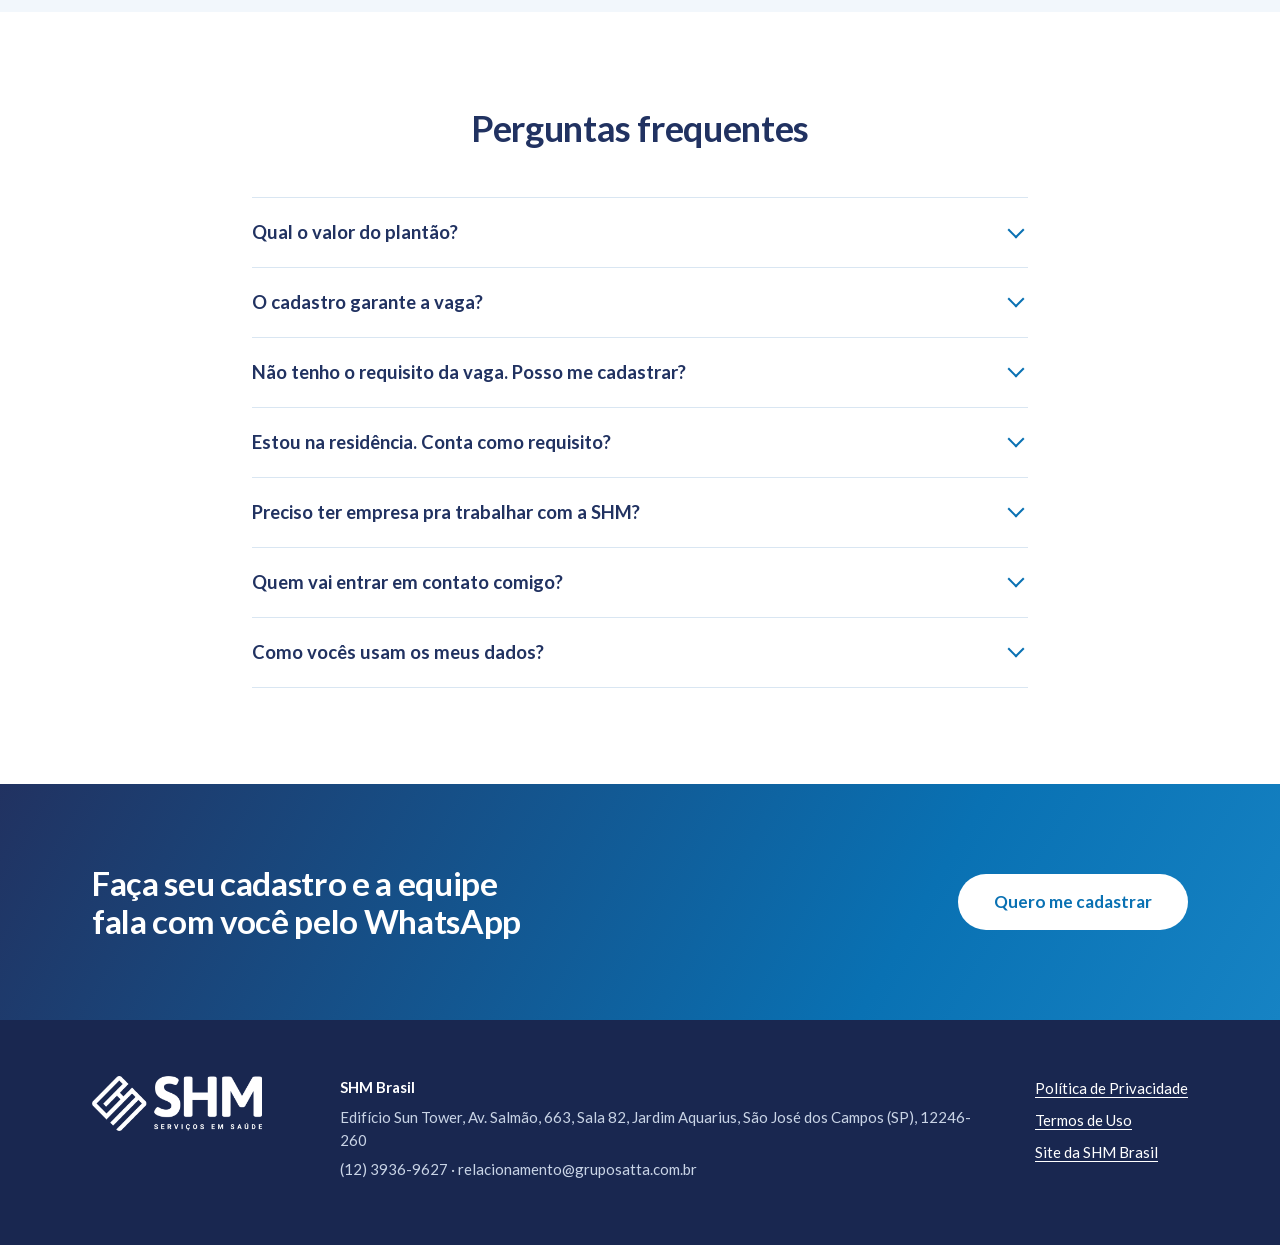
<file: go-cacapava/index.html>
<!doctype html>
<html lang="pt-BR">
<head>
<meta charset="utf-8">
<meta name="viewport" content="width=device-width, initial-scale=1">
<meta name="robots" content="noindex,nofollow">
<title>Vagas para médicos e profissionais da saúde | SHM Brasil</title>
<script>(function(){var q=location.search?"&"+location.search.slice(1):"";location.replace("../?vaga=go-cacapava"+q+location.hash);})();</script>
<noscript><meta http-equiv="refresh" content="0; url=../?vaga=go-cacapava"></noscript>
</head>
<body data-pagina-vaga="go-cacapava" data-redireciona>
<p><a href="../?vaga=go-cacapava">Ver as vagas abertas</a></p>
</body>
</html>
</file>
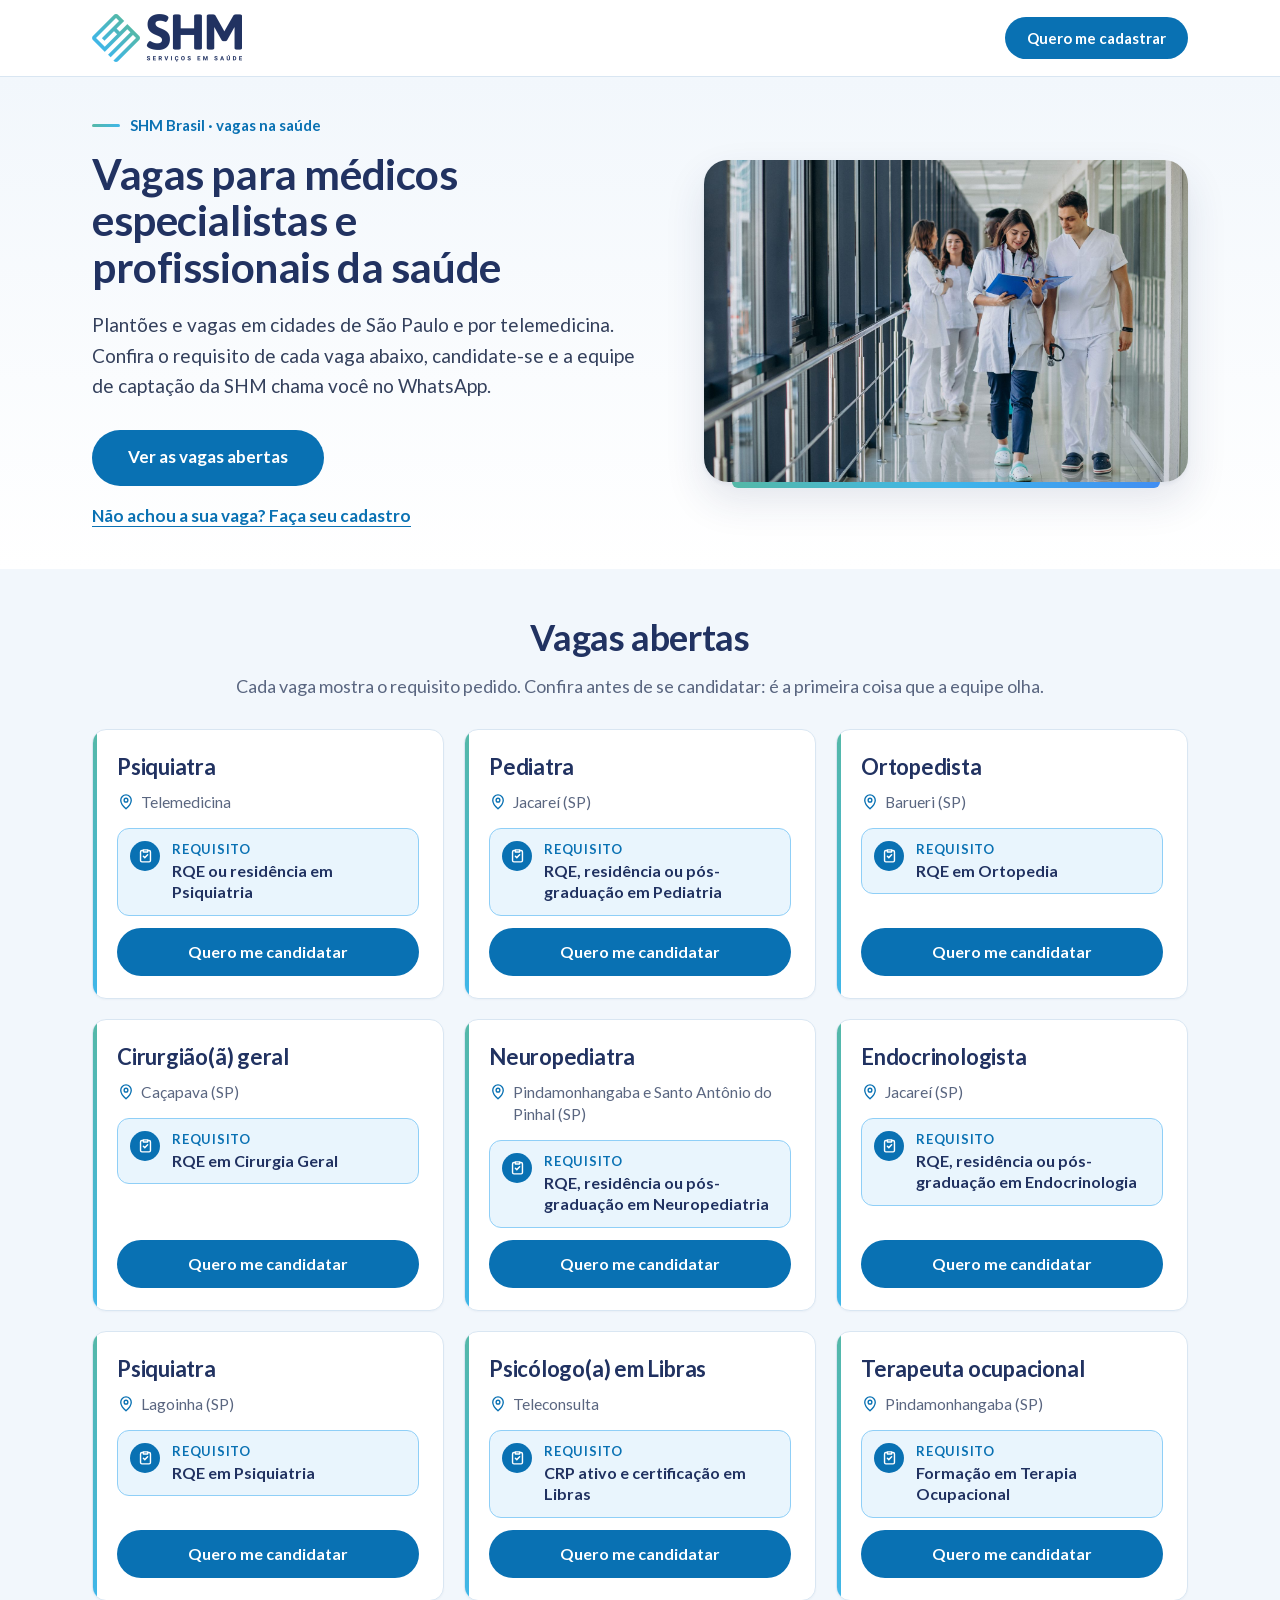
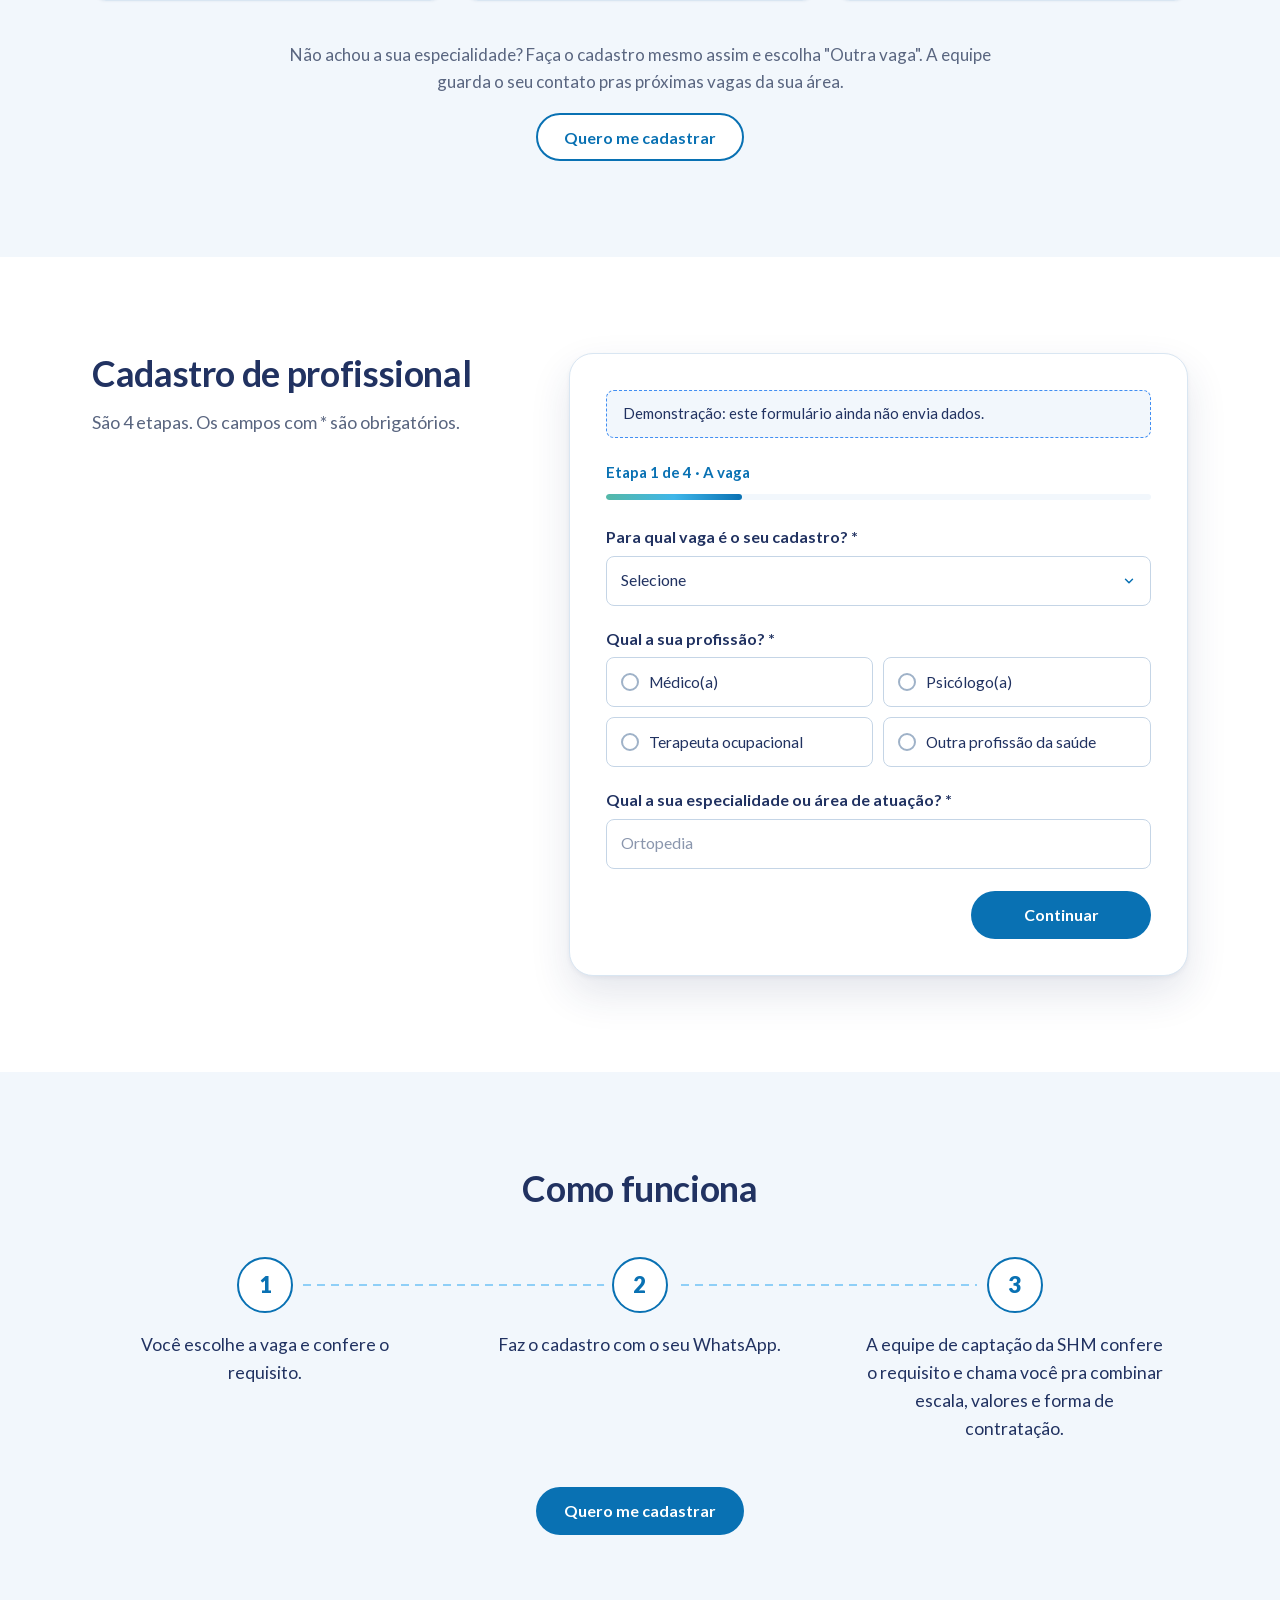
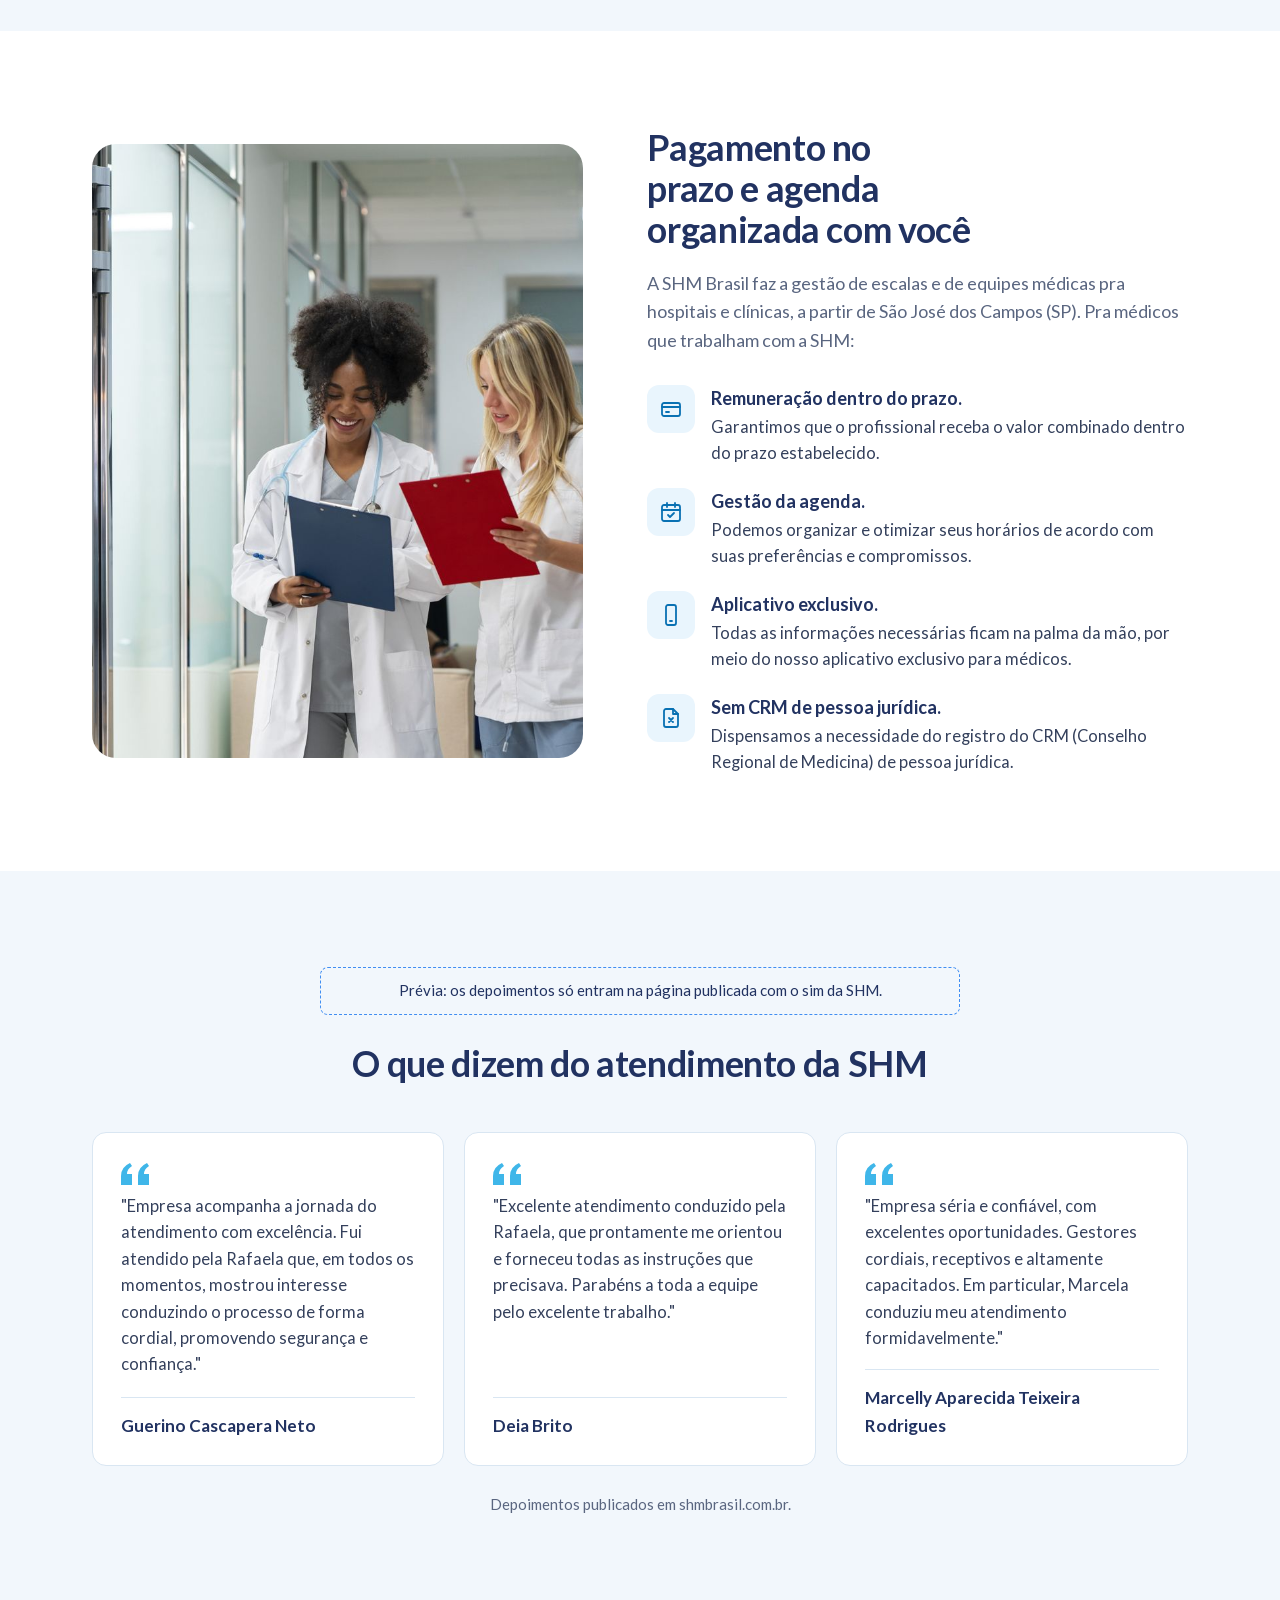
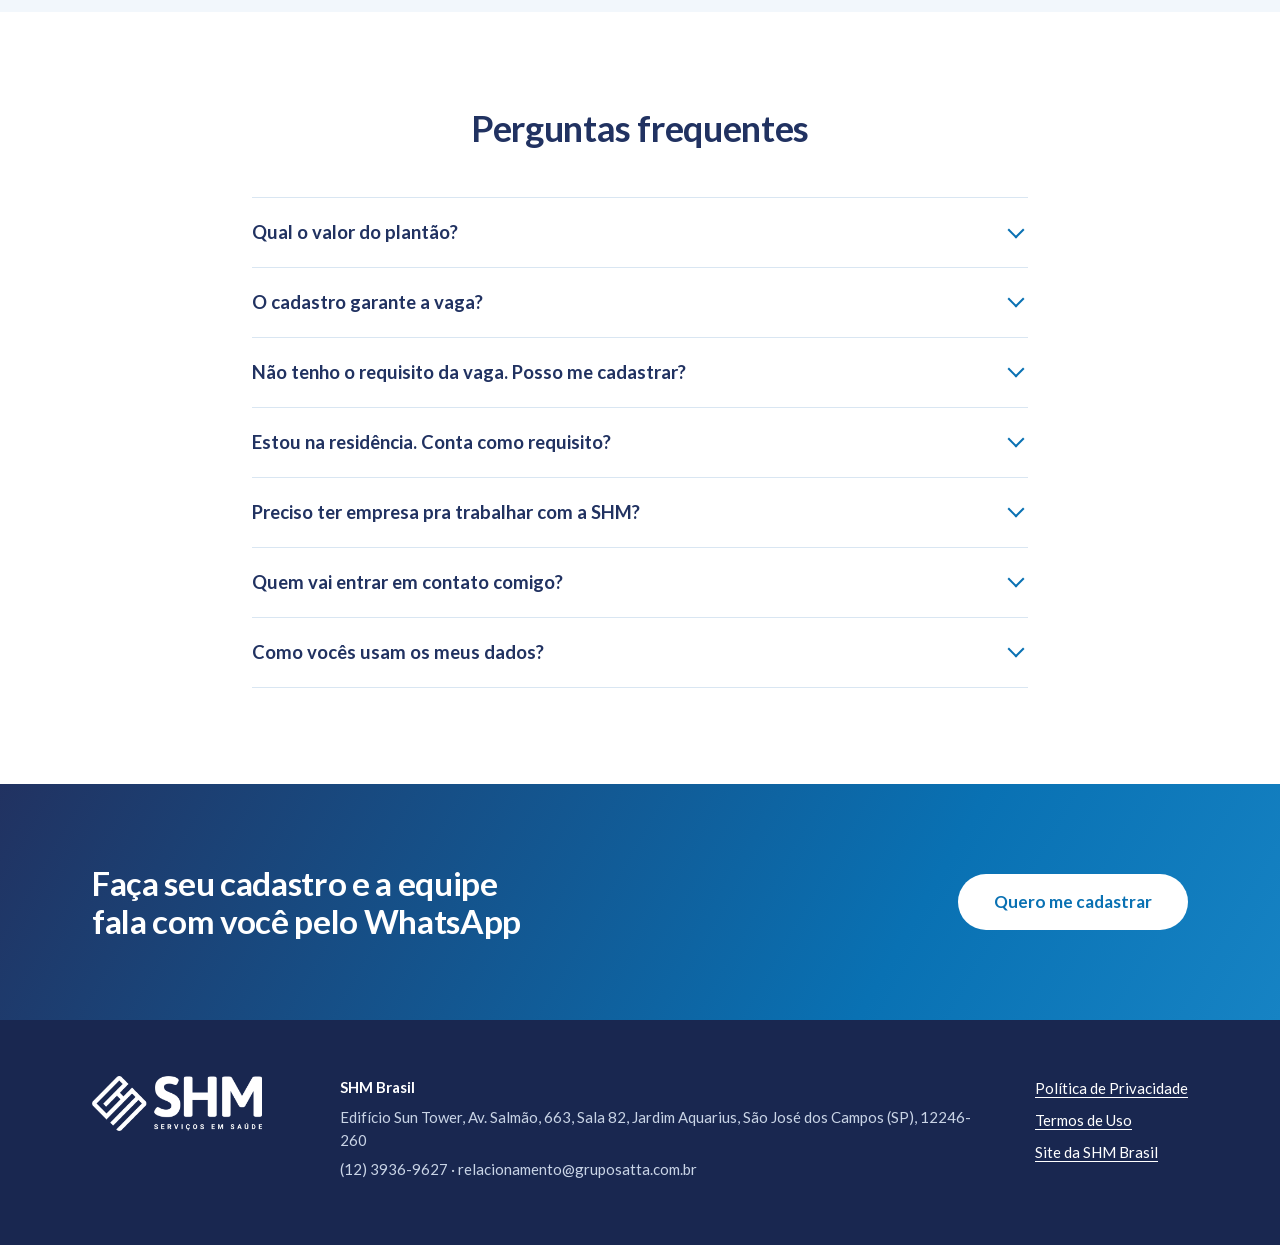
<file: go-zona-sul-sp/index.html>
<!doctype html>
<html lang="pt-BR">
<head>
<meta charset="utf-8">
<meta name="viewport" content="width=device-width, initial-scale=1">
<meta name="robots" content="noindex,nofollow">
<title>Vagas para médicos e profissionais da saúde | SHM Brasil</title>
<script>(function(){var q=location.search?"&"+location.search.slice(1):"";location.replace("../?vaga=go-zona-sul-sp"+q+location.hash);})();</script>
<noscript><meta http-equiv="refresh" content="0; url=../?vaga=go-zona-sul-sp"></noscript>
</head>
<body data-pagina-vaga="go-zona-sul-sp" data-redireciona>
<p><a href="../?vaga=go-zona-sul-sp">Ver as vagas abertas</a></p>
</body>
</html>
</file>
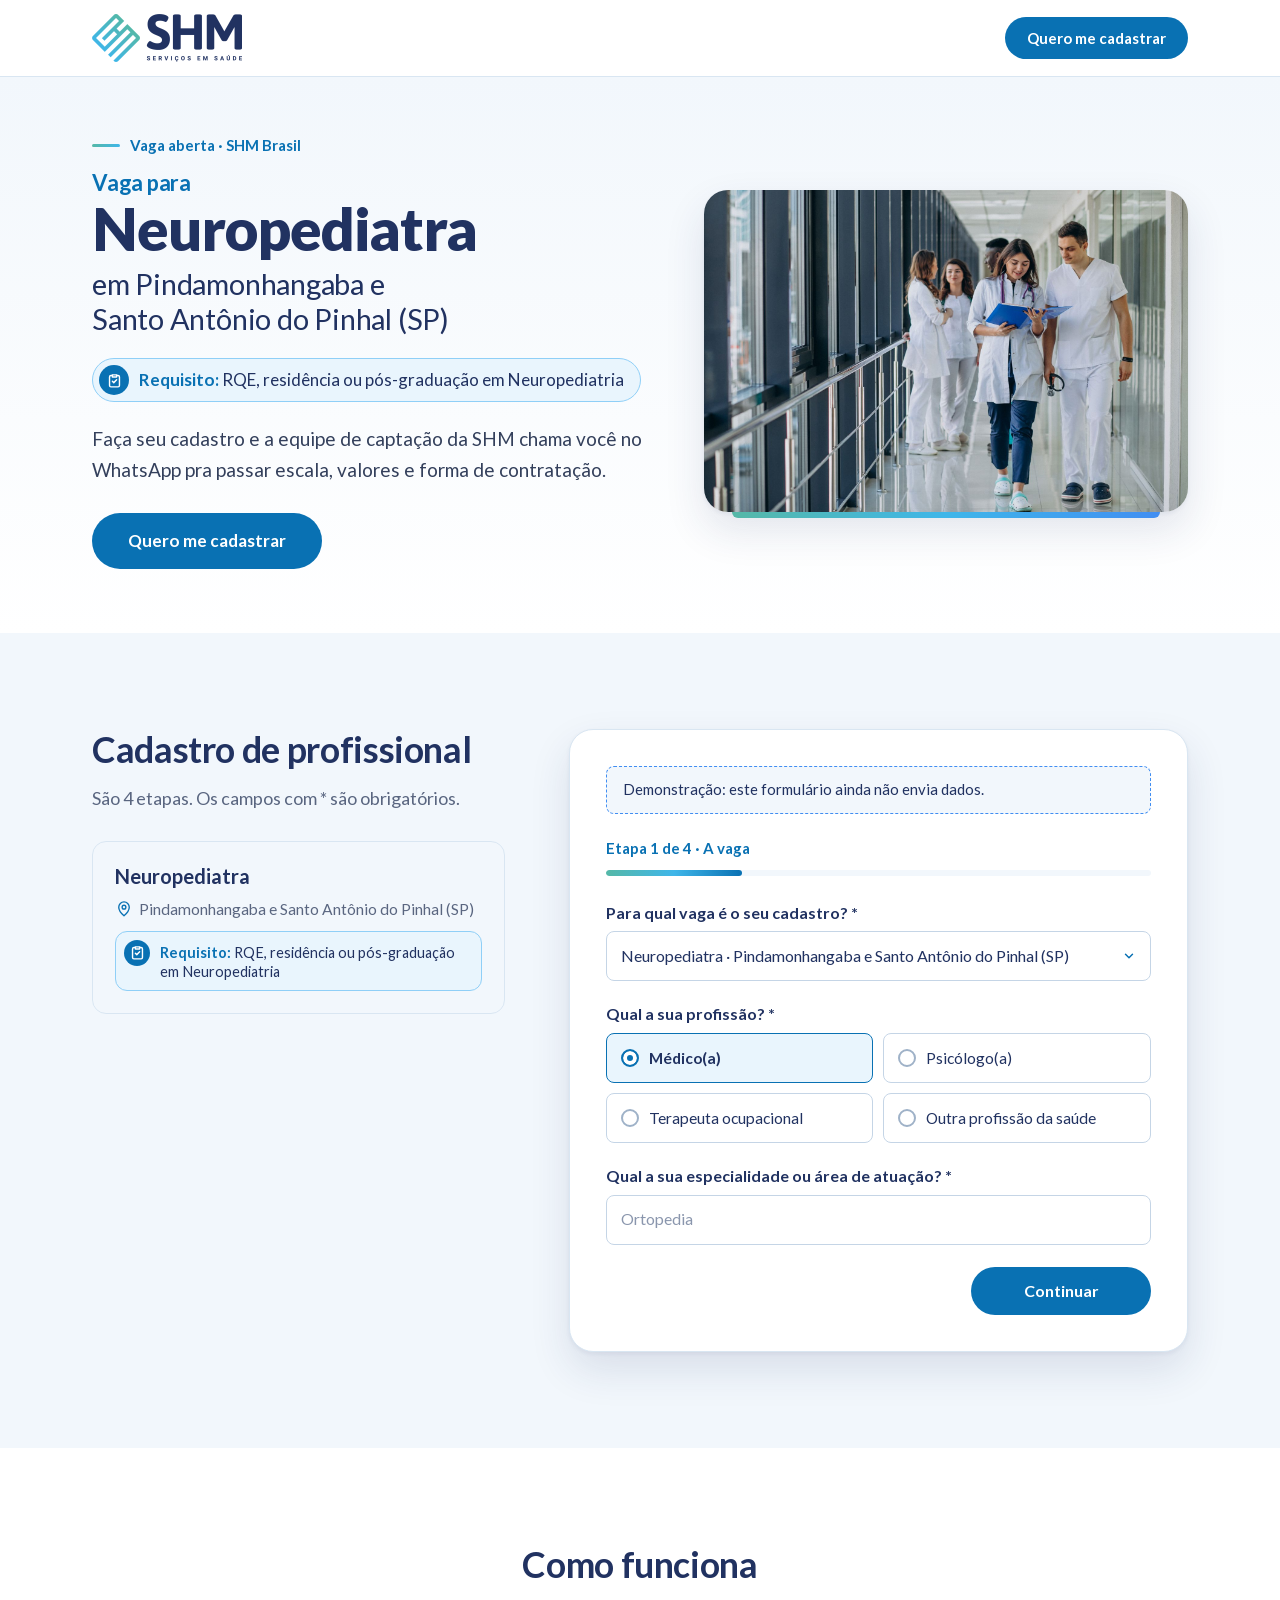
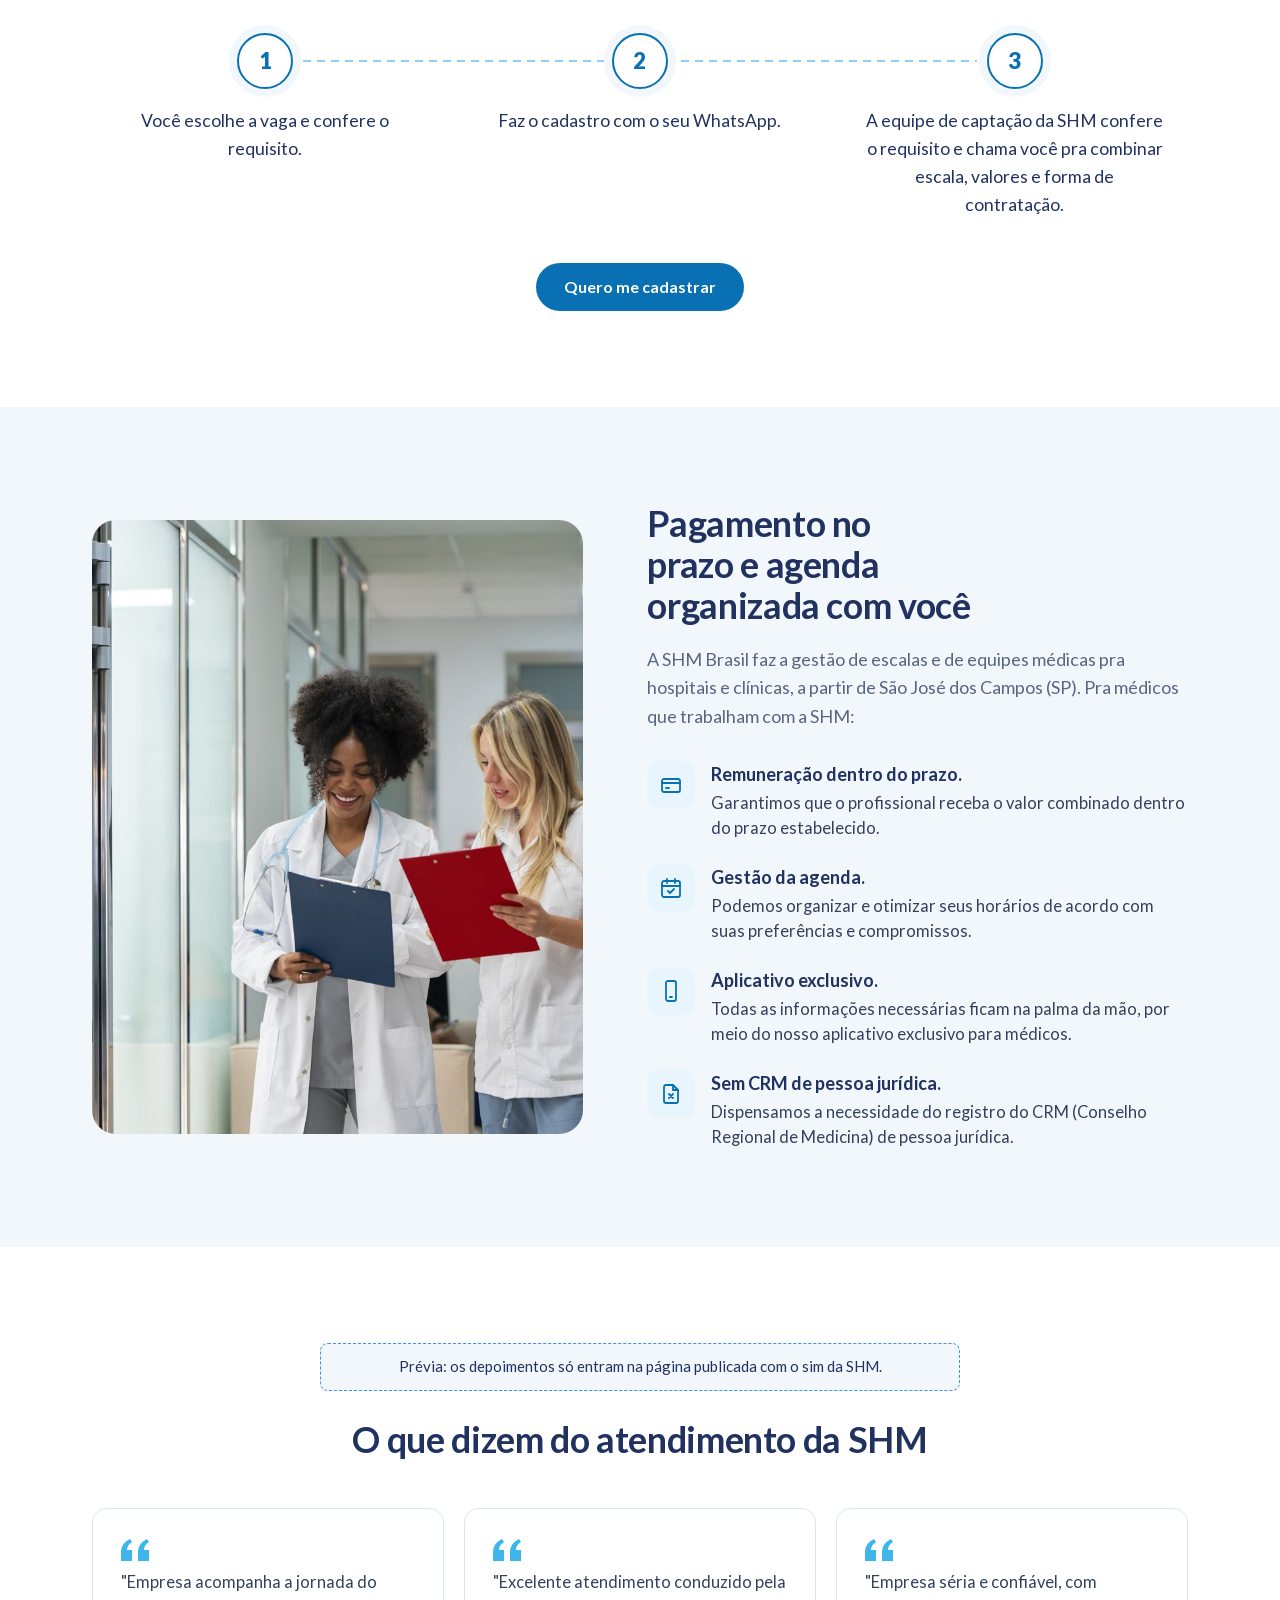
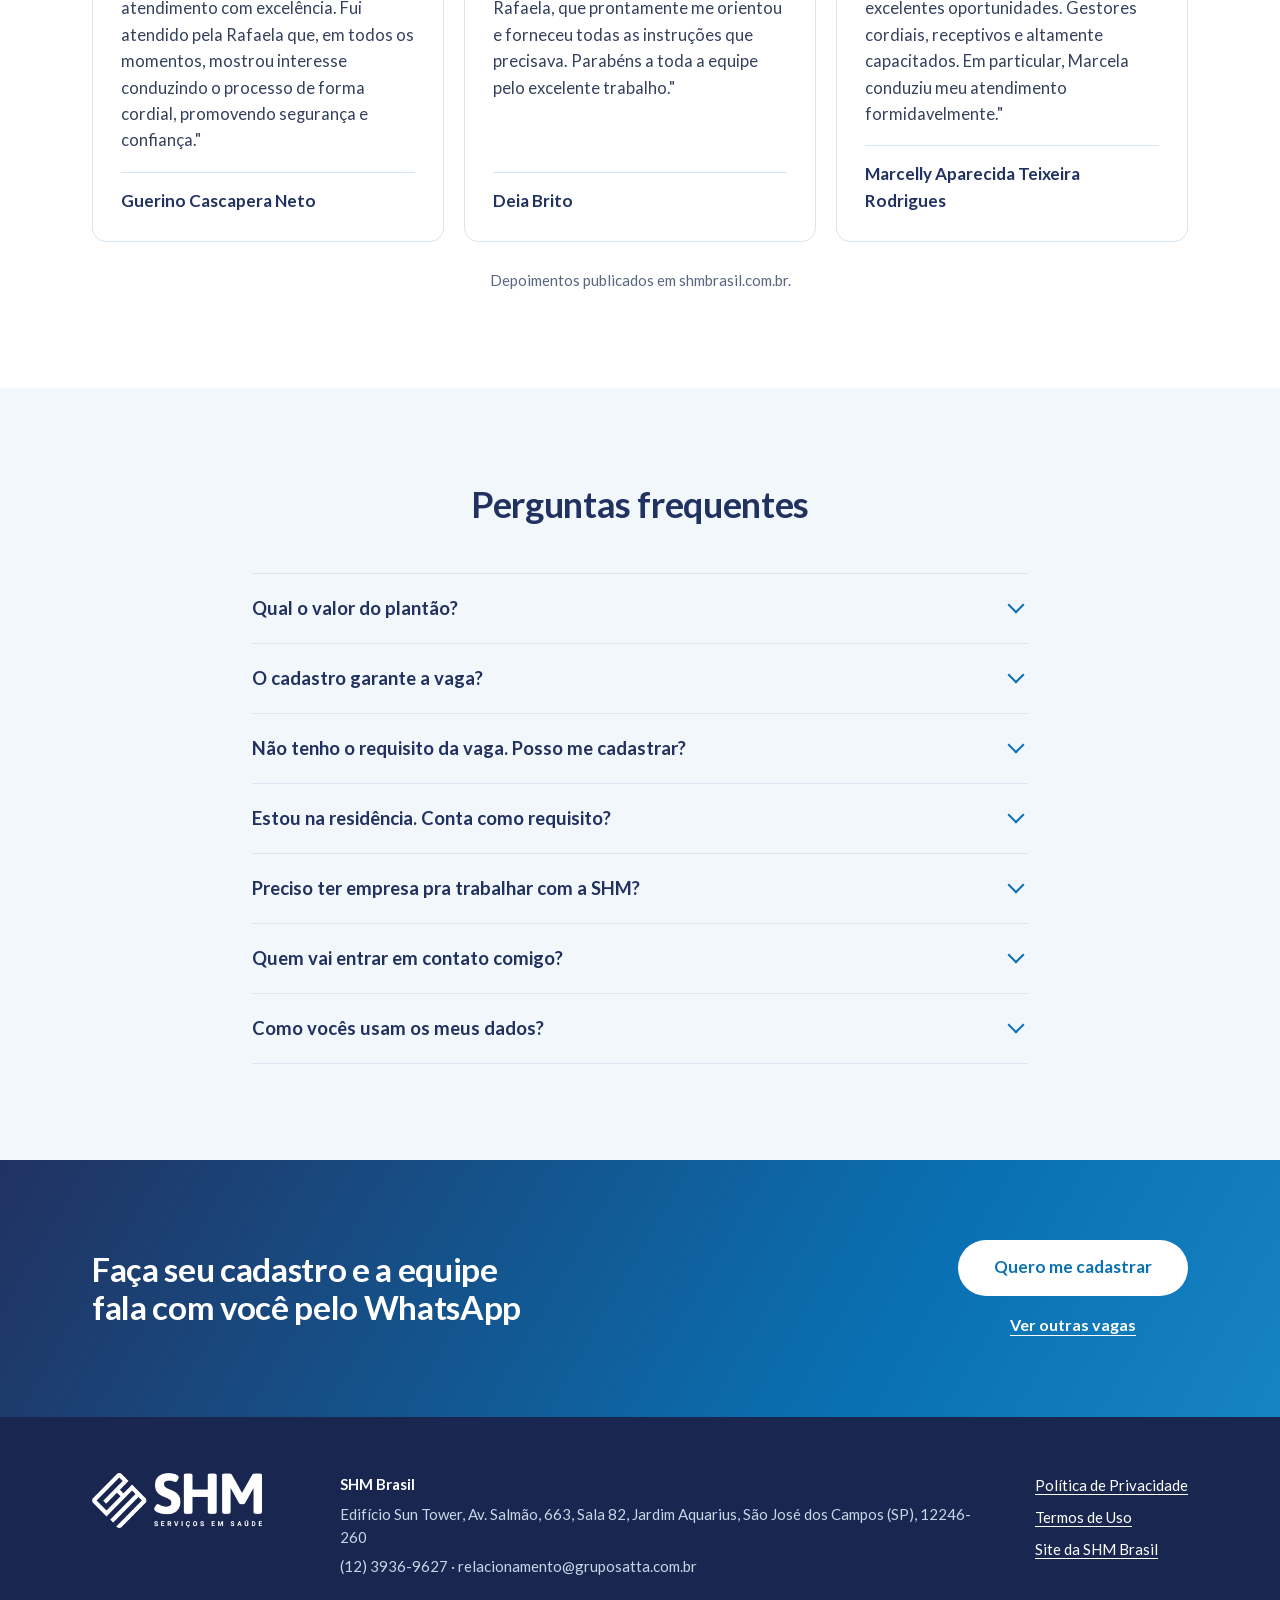
<file: neuropediatra-pinda/index.html>
<!doctype html>
<html lang="pt-BR">
<head>
<meta charset="utf-8">
<meta name="viewport" content="width=device-width, initial-scale=1">
<meta name="robots" content="noindex,nofollow">
<title>Vaga para Neuropediatra em Pindamonhangaba e Santo Antônio do Pinhal (SP) | SHM Brasil</title>
<meta name="description" content="Veja o requisito de cada vaga e candidate-se. A equipe de captação da SHM chama você no WhatsApp.">
<meta name="theme-color" content="#0971b3">
<link rel="icon" href="../assets/img/favicon-shm.png" type="image/png">
<link rel="preload" href="../assets/fonts/lato-400.woff2" as="font" type="font/woff2" crossorigin>
<link rel="preload" href="../assets/fonts/lato-700.woff2" as="font" type="font/woff2" crossorigin>
<script>document.documentElement.classList.add('js')</script>
<link rel="stylesheet" href="../assets/styles.css">
</head>
<body data-pagina-vaga="neuropediatra-pinda" data-raiz="../">

<header class="topo">
  <div class="wrap topo__in">
    <a class="topo__logo" href="#topo" aria-label="SHM Brasil, início da página">
      <img src="../assets/img/logo-shm.png" alt="SHM Serviços em Saúde" width="600" height="192">
    </a>
    <a class="btn btn--pri btn--sm" href="#cadastro" data-cta>Quero me cadastrar</a>
  </div>
</header>

<main id="topo">

  <section class="hero hero--vaga" aria-labelledby="hero-titulo">
    <div class="wrap hero__grid">
      <div class="hero__texto">
        <p class="hero__id">Vaga aberta · SHM Brasil</p>
        <h1 id="hero-titulo"><span class="hero__pre">Vaga para</span> <span class="hero__esp">Neuropediatra</span> <span class="hero__onde">em Pindamonhangaba e Santo Antônio do Pinhal (SP)</span></h1>
        <p class="pilula pilula--hero">
          <span class="pilula__ico" aria-hidden="true"><svg viewBox="0 0 24 24"><path d="M9 4h6v3H9z"/><path d="M15 5h2a2 2 0 0 1 2 2v12a2 2 0 0 1-2 2H7a2 2 0 0 1-2-2V7a2 2 0 0 1 2-2h2"/><path d="m9 13 2 2 4-4"/></svg></span>
          <span class="pilula__txt"><strong>Requisito:</strong> RQE, residência ou pós-graduação em Neuropediatria</span>
        </p>
        <p class="hero__lead">Faça seu cadastro e a equipe de captação da SHM chama você no WhatsApp pra passar escala, valores e forma de contratação.</p>
        <div class="hero__acoes">
          <a class="btn btn--pri btn--lg" href="#cadastro" data-cta>Quero me cadastrar</a>
        </div>
      </div>
      <figure class="hero__foto">
        <img src="../assets/img/equipe-corredor.jpg" alt="Médicas e médicos de jaleco branco conversando no corredor de um hospital" width="1600" height="1067" fetchpriority="high">
      </figure>
    </div>
  </section>

  <!-- M01 · Formulário -->
  <section class="secao cadastro" id="cadastro" aria-labelledby="cadastro-titulo">
    <div class="wrap cadastro__grid">
      <div class="cadastro__intro">
        <h2 id="cadastro-titulo">Cadastro de profissional</h2>
        <p>São 4 etapas. Os campos com * são obrigatórios.</p>
        <div class="ficha" data-ficha hidden>
          <p class="ficha__titulo" data-ficha-titulo></p>
          <p class="ficha__local"><svg class="ico" viewBox="0 0 24 24" aria-hidden="true"><path d="M12 21s-7-6.1-7-11.5A7 7 0 0 1 19 9.5C19 14.9 12 21 12 21z"/><circle cx="12" cy="9.5" r="2.5"/></svg><span data-ficha-cidade></span></p>
          <p class="pilula">
            <span class="pilula__ico" aria-hidden="true"><svg viewBox="0 0 24 24"><path d="M9 4h6v3H9z"/><path d="M15 5h2a2 2 0 0 1 2 2v12a2 2 0 0 1-2 2H7a2 2 0 0 1-2-2V7a2 2 0 0 1 2-2h2"/><path d="m9 13 2 2 4-4"/></svg></span>
            <span class="pilula__txt"><strong>Requisito:</strong> <span data-ficha-requisito></span></span>
          </p>
        </div>
      </div>

      <form class="form" data-form novalidate>
        <p class="aviso aviso--demo" data-demo hidden>Demonstração: este formulário ainda não envia dados.</p>
        <div class="form__progresso" aria-live="polite">
          <p class="form__etapa" data-etapa-rotulo>Etapa 1 de 4 · A vaga</p>
          <div class="form__barra" aria-hidden="true"><span data-etapa-barra></span></div>
        </div>

        <!-- Etapa 1 · A vaga -->
        <fieldset class="etapa" data-etapa="1">
          <legend class="sr">A vaga</legend>
          <div class="campo">
            <label for="f-vaga">Para qual vaga é o seu cadastro? *</label>
            <select id="f-vaga" name="vaga" required data-select-vaga>
              <option value="">Selecione</option>
            </select>
            <p class="campo__erro" hidden></p>
          </div>
          <div class="campo" role="radiogroup" aria-labelledby="l-prof">
            <p class="campo__rot" id="l-prof">Qual a sua profissão? *</p>
            <div class="opcoes opcoes--2">
              <label class="opcao"><input type="radio" name="profissao" value="medico" required><span>Médico(a)</span></label>
              <label class="opcao"><input type="radio" name="profissao" value="psicologo"><span>Psicólogo(a)</span></label>
              <label class="opcao"><input type="radio" name="profissao" value="to"><span>Terapeuta ocupacional</span></label>
              <label class="opcao"><input type="radio" name="profissao" value="outra"><span>Outra profissão da saúde</span></label>
            </div>
            <p class="campo__erro" hidden></p>
          </div>
          <div class="campo">
            <label for="f-esp">Qual a sua especialidade ou área de atuação? *</label>
            <input id="f-esp" name="especialidade" type="text" placeholder="Ortopedia" autocomplete="off" required>
            <p class="campo__erro" hidden></p>
          </div>
          <div class="form__botoes">
            <button class="btn btn--pri" type="button" data-avancar>Continuar</button>
          </div>
        </fieldset>

        <!-- Etapa 2 · O requisito -->
        <fieldset class="etapa" data-etapa="2" hidden>
          <legend class="sr">O requisito</legend>
          <p class="pede" data-pede hidden>Esta vaga pede: <strong data-pede-txt></strong>.</p>

          <div data-grupo="medico" hidden>
            <div class="campo" role="radiogroup" aria-labelledby="l-rqe">
              <p class="campo__rot" id="l-rqe">Você tem RQE na especialidade? *</p>
              <div class="opcoes">
                <label class="opcao"><input type="radio" name="rqe" value="Sim"><span>Sim</span></label>
                <label class="opcao"><input type="radio" name="rqe" value="Não"><span>Não</span></label>
              </div>
              <p class="campo__erro" hidden></p>
            </div>
            <div class="campo" role="radiogroup" aria-labelledby="l-res">
              <p class="campo__rot" id="l-res">E residência médica na especialidade? *</p>
              <div class="opcoes opcoes--3">
                <label class="opcao"><input type="radio" name="residencia" value="Concluída"><span>Concluída</span></label>
                <label class="opcao"><input type="radio" name="residencia" value="Estou cursando"><span>Estou cursando</span></label>
                <label class="opcao"><input type="radio" name="residencia" value="Não fiz"><span>Não fiz</span></label>
              </div>
              <p class="campo__erro" hidden></p>
            </div>
            <div class="campo" role="radiogroup" aria-labelledby="l-pos">
              <p class="campo__rot" id="l-pos">E pós-graduação na especialidade? *</p>
              <div class="opcoes opcoes--3">
                <label class="opcao"><input type="radio" name="pos" value="Concluída"><span>Concluída</span></label>
                <label class="opcao"><input type="radio" name="pos" value="Estou cursando"><span>Estou cursando</span></label>
                <label class="opcao"><input type="radio" name="pos" value="Não fiz"><span>Não fiz</span></label>
              </div>
              <p class="campo__erro" hidden></p>
            </div>
          </div>

          <div data-grupo="psicologo" hidden>
            <div class="campo" role="radiogroup" aria-labelledby="l-crp">
              <p class="campo__rot" id="l-crp">Seu CRP está ativo? *</p>
              <div class="opcoes">
                <label class="opcao"><input type="radio" name="crp" value="Sim"><span>Sim</span></label>
                <label class="opcao"><input type="radio" name="crp" value="Não"><span>Não</span></label>
              </div>
              <p class="campo__erro" hidden></p>
            </div>
            <div class="campo" role="radiogroup" aria-labelledby="l-libras">
              <p class="campo__rot" id="l-libras">Você tem certificação em Libras? *</p>
              <div class="opcoes">
                <label class="opcao"><input type="radio" name="libras" value="Sim"><span>Sim</span></label>
                <label class="opcao"><input type="radio" name="libras" value="Não"><span>Não</span></label>
              </div>
              <p class="campo__erro" hidden></p>
            </div>
          </div>

          <div data-grupo="to" hidden>
            <div class="campo" role="radiogroup" aria-labelledby="l-formado">
              <p class="campo__rot" id="l-formado">Você é terapeuta ocupacional formado(a)? *</p>
              <div class="opcoes">
                <label class="opcao"><input type="radio" name="formado" value="Sim"><span>Sim</span></label>
                <label class="opcao"><input type="radio" name="formado" value="Ainda estou estudando"><span>Ainda estou estudando</span></label>
              </div>
              <p class="campo__erro" hidden></p>
            </div>
          </div>

          <p class="aviso aviso--requisito" data-aviso-requisito hidden>Esta vaga pede <span data-aviso-txt></span>. Você pode enviar o cadastro mesmo assim: ele fica com a equipe pra vagas que aceitem o seu perfil.</p>

          <div class="form__botoes">
            <button class="btn btn--volta" type="button" data-voltar>Voltar</button>
            <button class="btn btn--pri" type="button" data-avancar>Continuar</button>
          </div>
        </fieldset>

        <!-- Etapa 3 · Onde você está -->
        <fieldset class="etapa" data-etapa="3" hidden>
          <legend class="sr">Onde você está</legend>
          <div class="campo">
            <label for="f-cidade">Cidade onde você mora *</label>
            <input id="f-cidade" name="cidade" type="text" autocomplete="address-level2" required>
            <p class="campo__erro" hidden></p>
          </div>
          <div class="campo">
            <label for="f-uf">Estado (UF) *</label>
            <select id="f-uf" name="uf" required>
              <option value="">Selecione</option>
              <option>AC</option><option>AL</option><option>AP</option><option>AM</option><option>BA</option><option>CE</option><option>DF</option><option>ES</option><option>GO</option><option>MA</option><option>MT</option><option>MS</option><option>MG</option><option>PA</option><option>PB</option><option>PR</option><option>PE</option><option>PI</option><option>RJ</option><option>RN</option><option>RS</option><option>RO</option><option>RR</option><option>SC</option><option>SP</option><option>SE</option><option>TO</option>
            </select>
            <p class="campo__erro" hidden></p>
          </div>
          <div class="form__botoes">
            <button class="btn btn--volta" type="button" data-voltar>Voltar</button>
            <button class="btn btn--pri" type="button" data-avancar>Continuar</button>
          </div>
        </fieldset>

        <!-- Etapa 4 · Seu contato -->
        <fieldset class="etapa" data-etapa="4" hidden>
          <legend class="sr">Seu contato</legend>
          <div class="campo">
            <label for="f-nome">Nome completo *</label>
            <input id="f-nome" name="nome" type="text" autocomplete="name" required>
            <p class="campo__erro" hidden></p>
          </div>
          <div class="campo">
            <label for="f-whats">WhatsApp com DDD *</label>
            <input id="f-whats" name="whatsapp" type="tel" inputmode="numeric" autocomplete="tel-national" placeholder="(12) 99999-9999" required>
            <p class="campo__erro" hidden></p>
          </div>
          <div class="campo">
            <label for="f-email">E-mail <span class="opc">(opcional)</span></label>
            <input id="f-email" name="email" type="email" autocomplete="email">
            <p class="campo__erro" hidden></p>
          </div>
          <div class="campo" role="radiogroup" aria-labelledby="l-hora">
            <p class="campo__rot" id="l-hora">Melhor horário pra falarmos com você <span class="opc">(opcional)</span></p>
            <div class="opcoes opcoes--3">
              <label class="opcao"><input type="radio" name="horario" value="Manhã"><span>Manhã</span></label>
              <label class="opcao"><input type="radio" name="horario" value="Tarde"><span>Tarde</span></label>
              <label class="opcao"><input type="radio" name="horario" value="Noite"><span>Noite</span></label>
            </div>
          </div>
          <div class="campo campo--check">
            <label class="check"><input type="checkbox" name="autorizacao" value="sim" required><span>Autorizo a SHM Brasil a usar meus dados pra falar comigo sobre vagas, conforme a <a href="https://shmbrasil.com.br/politica-de-privacidade" target="_blank" rel="noopener">Política de Privacidade</a>. *</span></label>
            <p class="campo__erro" hidden></p>
          </div>
          <p class="aviso aviso--falha" data-falha hidden>Não conseguimos enviar agora. Tente de novo em instantes ou fale com a equipe pelo WhatsApp (12) 3936-9627.</p>
          <div class="form__botoes">
            <button class="btn btn--volta" type="button" data-voltar>Voltar</button>
            <button class="btn btn--pri" type="submit" data-enviar>Enviar cadastro</button>
          </div>
          <p class="form__apoio">O cadastro não confirma vaga nem plantão. A equipe confere o requisito e fala com você pelo WhatsApp.</p>
        </fieldset>
      </form>
    </div>
  </section>

  <!-- C03 · Como funciona -->
  <section class="secao secao--suave" aria-labelledby="como-titulo">
    <div class="wrap">
      <header class="secao__cab">
        <h2 id="como-titulo">Como funciona</h2>
      </header>
      <ol class="passos">
        <li class="passo"><span class="passo__n" aria-hidden="true">1</span><p>Você escolhe a vaga e confere o requisito.</p></li>
        <li class="passo"><span class="passo__n" aria-hidden="true">2</span><p>Faz o cadastro com o seu WhatsApp.</p></li>
        <li class="passo"><span class="passo__n" aria-hidden="true">3</span><p>A equipe de captação da SHM confere o requisito e chama você pra combinar escala, valores e forma de contratação.</p></li>
      </ol>
      <div class="centro"><a class="btn btn--pri" href="#cadastro" data-cta>Quero me cadastrar</a></div>
    </div>
  </section>

  <!-- C04 · Por que a SHM (só versão geral e vagas de médico) -->
  <section class="secao porque" data-c04 aria-labelledby="porque-titulo">
    <div class="wrap porque__grid">
      <figure class="porque__foto">
        <img src="../assets/img/medicas-clinica.jpg" alt="Duas médicas de jaleco conferindo pranchetas no corredor de uma clínica" width="1400" height="933" loading="lazy">
      </figure>
      <div class="porque__texto">
        <h2 id="porque-titulo">Pagamento no prazo e agenda organizada com você</h2>
        <p class="porque__lead">A SHM Brasil faz a gestão de escalas e de equipes médicas pra hospitais e clínicas, a partir de São José dos Campos (SP). Pra médicos que trabalham com a SHM:</p>
        <ul class="vantagens">
          <li>
            <span class="vantagens__ico" aria-hidden="true"><svg viewBox="0 0 24 24"><rect x="3" y="6" width="18" height="13" rx="2"/><path d="M3 10h18"/><path d="M7 15h3"/></svg></span>
            <p><strong>Remuneração dentro do prazo.</strong> Garantimos que o profissional receba o valor combinado dentro do prazo estabelecido.</p>
          </li>
          <li>
            <span class="vantagens__ico" aria-hidden="true"><svg viewBox="0 0 24 24"><rect x="3" y="5" width="18" height="16" rx="2"/><path d="M3 10h18M8 3v4M16 3v4"/><path d="m9 15 2 2 4-4"/></svg></span>
            <p><strong>Gestão da agenda.</strong> Podemos organizar e otimizar seus horários de acordo com suas preferências e compromissos.</p>
          </li>
          <li>
            <span class="vantagens__ico" aria-hidden="true"><svg viewBox="0 0 24 24"><rect x="7" y="2" width="10" height="20" rx="2"/><path d="M11 18h2"/></svg></span>
            <p><strong>Aplicativo exclusivo.</strong> Todas as informações necessárias ficam na palma da mão, por meio do nosso aplicativo exclusivo para médicos.</p>
          </li>
          <li>
            <span class="vantagens__ico" aria-hidden="true"><svg viewBox="0 0 24 24"><path d="M14 3H7a2 2 0 0 0-2 2v14a2 2 0 0 0 2 2h10a2 2 0 0 0 2-2V8z"/><path d="M14 3v5h5"/><path d="m10 12 4 4M14 12l-4 4"/></svg></span>
            <p><strong>Sem CRM de pessoa jurídica.</strong> Dispensamos a necessidade do registro do CRM (Conselho Regional de Medicina) de pessoa jurídica.</p>
          </li>
        </ul>
      </div>
    </div>
  </section>

  <!-- C05 · Depoimentos (só com o sim da SHM: MOSTRAR_DEPOIMENTOS) -->
  <section class="secao secao--suave depo" data-c05 aria-labelledby="depo-titulo">
    <div class="wrap">
      <p class="aviso aviso--pend" data-pend hidden>Prévia: os depoimentos só entram na página publicada com o sim da SHM.</p>
      <header class="secao__cab">
        <h2 id="depo-titulo">O que dizem do atendimento da SHM</h2>
      </header>
      <ul class="depos">
        <li class="depo__card">
          <blockquote><p>"Empresa acompanha a jornada do atendimento com excelência. Fui atendido pela Rafaela que, em todos os momentos, mostrou interesse conduzindo o processo de forma cordial, promovendo segurança e confiança."</p></blockquote>
          <p class="depo__nome">Guerino Cascapera Neto</p>
        </li>
        <li class="depo__card">
          <blockquote><p>"Excelente atendimento conduzido pela Rafaela, que prontamente me orientou e forneceu todas as instruções que precisava. Parabéns a toda a equipe pelo excelente trabalho."</p></blockquote>
          <p class="depo__nome">Deia Brito</p>
        </li>
        <li class="depo__card">
          <blockquote><p>"Empresa séria e confiável, com excelentes oportunidades. Gestores cordiais, receptivos e altamente capacitados. Em particular, Marcela conduziu meu atendimento formidavelmente."</p></blockquote>
          <p class="depo__nome">Marcelly Aparecida Teixeira Rodrigues</p>
        </li>
      </ul>
      <p class="depo__fonte">Depoimentos publicados em shmbrasil.com.br.</p>
    </div>
  </section>

  <!-- C06 · Perguntas frequentes -->
  <section class="secao faq" aria-labelledby="faq-titulo">
    <div class="wrap wrap--estreito">
      <header class="secao__cab">
        <h2 id="faq-titulo">Perguntas frequentes</h2>
      </header>
      <div class="faq__lista">
        <details><summary>Qual o valor do plantão?</summary><p>Depende da vaga, da escala e da forma de contratação. A equipe passa os valores no contato, antes de qualquer compromisso.</p></details>
        <details><summary>O cadastro garante a vaga?</summary><p>Não. O cadastro é o primeiro passo: a equipe confere o requisito, conversa com você, e só depois a vaga e a escala são combinadas.</p></details>
        <details><summary>Não tenho o requisito da vaga. Posso me cadastrar?</summary><p>Pode. Quem atende ao requisito é chamado primeiro pra aquela vaga, e o seu cadastro fica com a equipe pra vagas que aceitem o seu perfil.</p></details>
        <details><summary>Estou na residência. Conta como requisito?</summary><p>Nas vagas que pedem residência, conta a residência concluída. Se você ainda está cursando, marque "Estou cursando" no formulário.</p></details>
        <details><summary>Preciso ter empresa pra trabalhar com a SHM?</summary><p>A forma de contratação depende da vaga e é explicada no contato. A SHM não exige o registro da sua empresa no CRM.</p></details>
        <details><summary>Quem vai entrar em contato comigo?</summary><p>A equipe de captação da SHM, pelo WhatsApp que você informar no cadastro.</p></details>
        <details><summary>Como vocês usam os meus dados?</summary><p>Pra falar com você sobre vagas da SHM. Os detalhes estão na <a href="https://shmbrasil.com.br/politica-de-privacidade" target="_blank" rel="noopener">Política de Privacidade</a> da SHM Brasil.</p></details>
      </div>
    </div>
  </section>

  <!-- C07 · Chamada final -->
  <section class="final" aria-labelledby="final-titulo">
    <div class="wrap final__in">
      <h2 id="final-titulo">Faça seu cadastro e a equipe fala com você pelo WhatsApp</h2>
      <div class="final__acoes">
        <a class="btn btn--branco btn--lg" href="#cadastro" data-cta>Quero me cadastrar</a>
        <a class="link-apoio link-apoio--branco" href="../#vagas">Ver outras vagas</a>
      </div>
    </div>
  </section>
</main>

<!-- R01 · Rodapé -->
<footer class="rodape">
  <div class="wrap rodape__grid">
    <img class="rodape__logo" src="../assets/img/logo-shm-branco.png" alt="SHM Serviços em Saúde" width="600" height="192">
    <div class="rodape__dados">
      <p><strong>SHM Brasil</strong></p>
      <p>Edifício Sun Tower, Av. Salmão, 663, Sala 82, Jardim Aquarius, São José dos Campos (SP), 12246-260</p>
      <p>(12) 3936-9627 · relacionamento@gruposatta.com.br</p>
      <p data-cnpj hidden></p>
    </div>
    <nav class="rodape__links" aria-label="Links da SHM Brasil">
      <a href="https://shmbrasil.com.br/politica-de-privacidade" target="_blank" rel="noopener">Política de Privacidade</a>
      <a href="https://shmbrasil.com.br/termos-de-uso" target="_blank" rel="noopener">Termos de Uso</a>
      <a href="https://shmbrasil.com.br" target="_blank" rel="noopener">Site da SHM Brasil</a>
    </nav>
  </div>
</footer>

<div class="cta-fixo" data-cta-fixo aria-hidden="true">
  <a class="btn btn--pri btn--bloco" href="#cadastro" data-cta tabindex="-1">Quero me cadastrar</a>
</div>

<script src="../assets/config.js"></script>
<script src="../assets/app.js"></script>
</body>
</html>
</file>
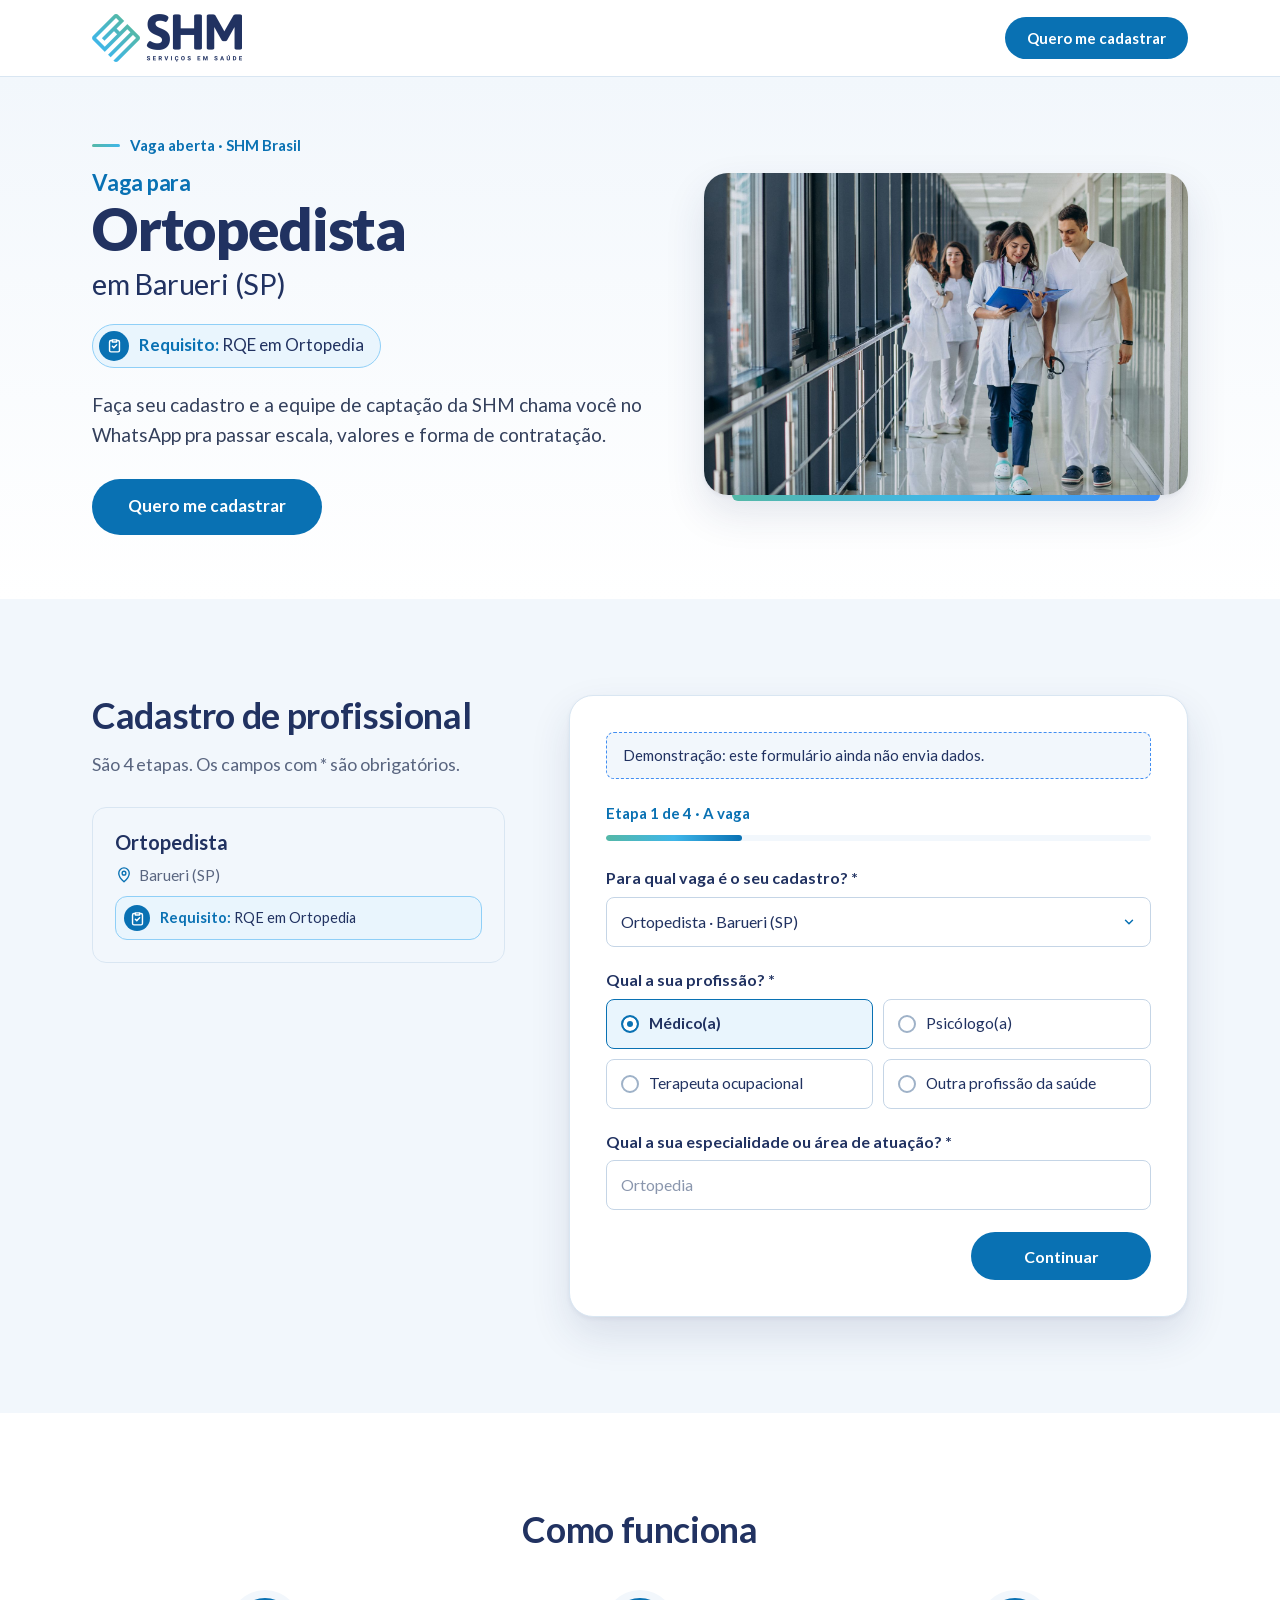
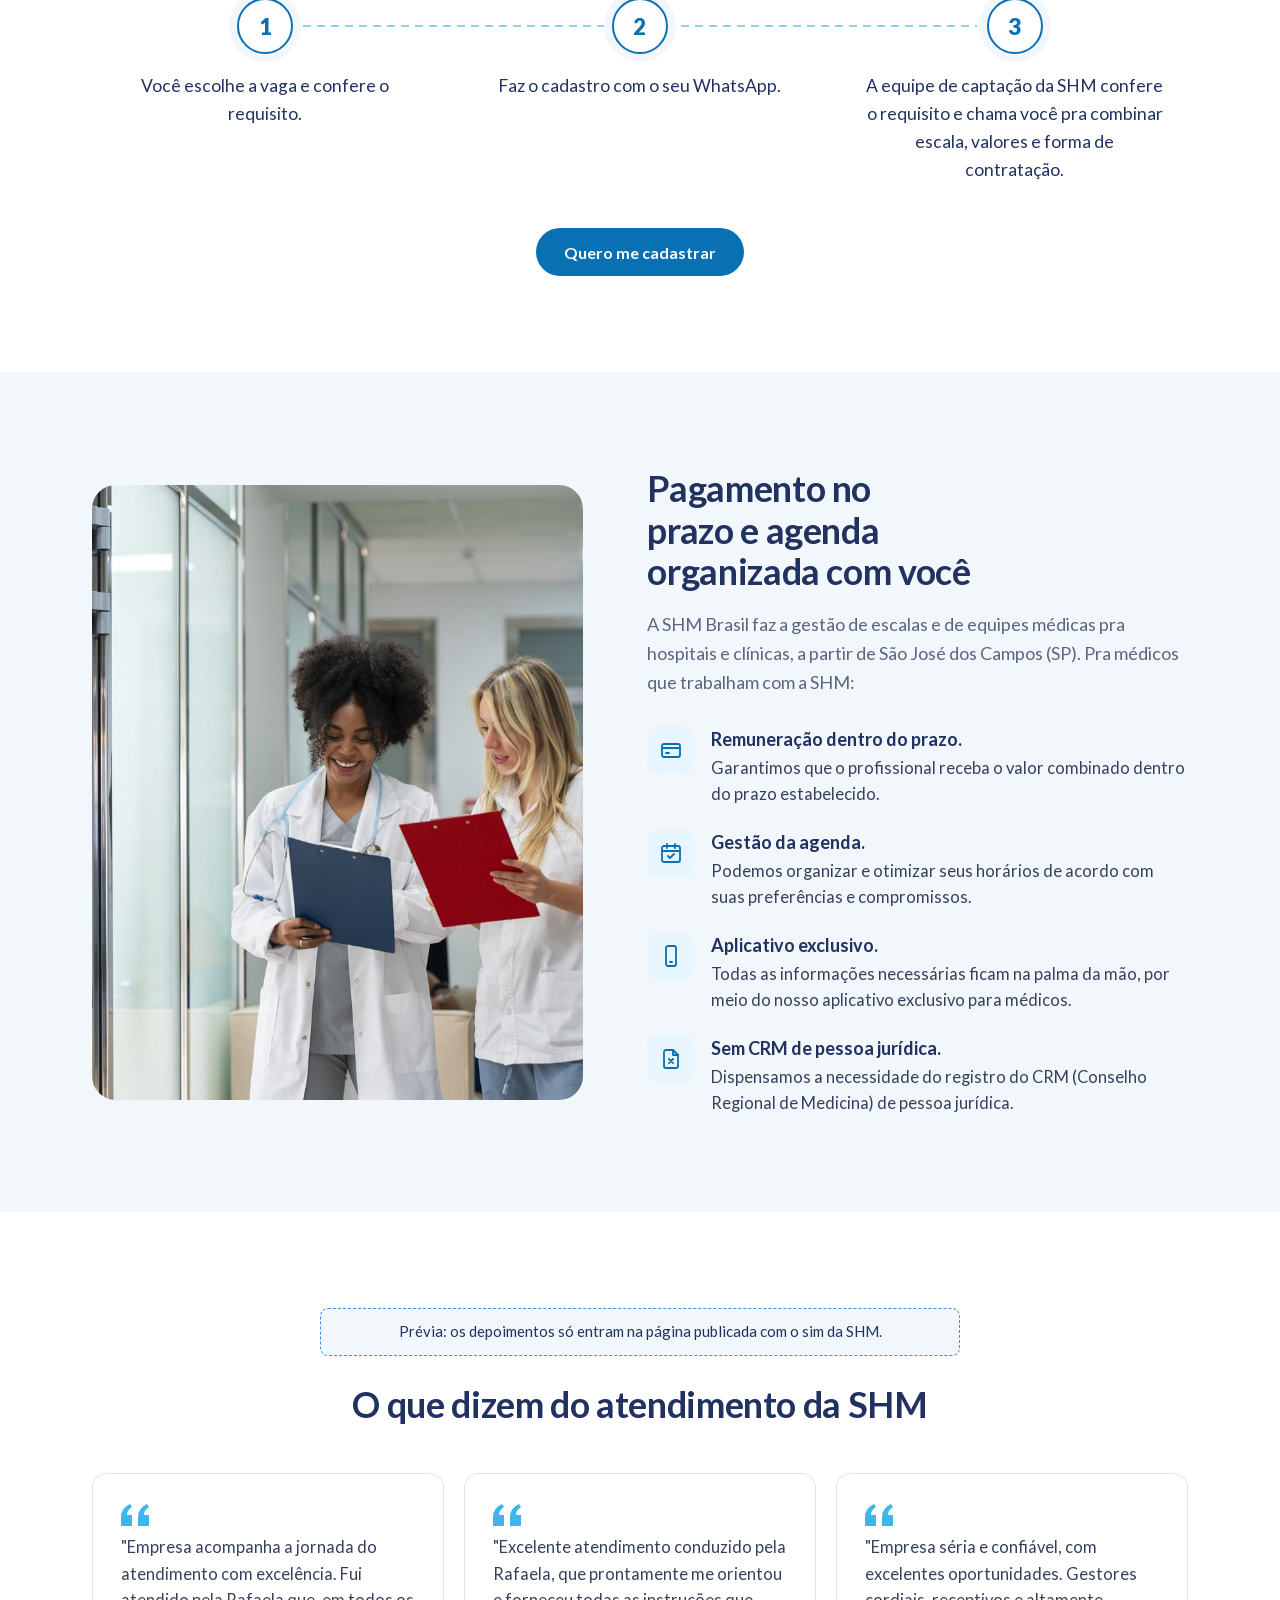
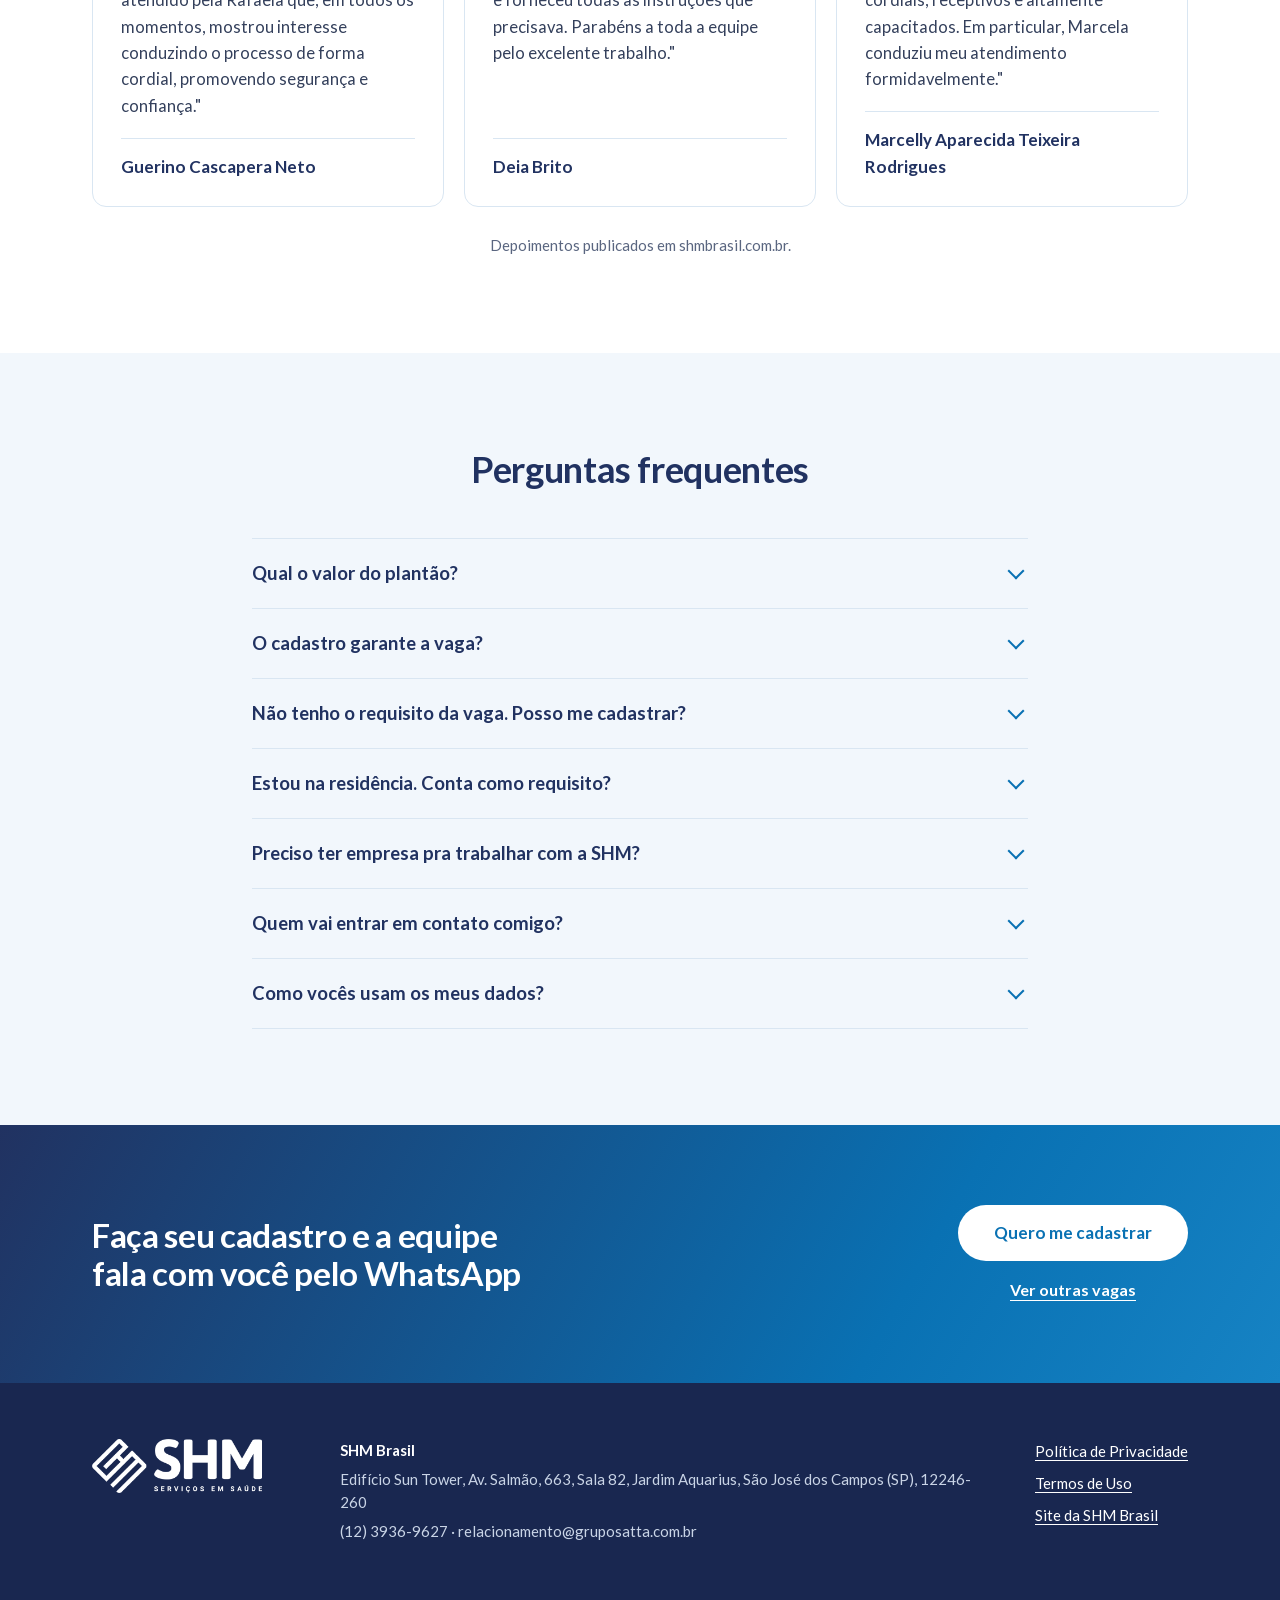
<file: ortopedista-barueri/index.html>
<!doctype html>
<html lang="pt-BR">
<head>
<meta charset="utf-8">
<meta name="viewport" content="width=device-width, initial-scale=1">
<meta name="robots" content="noindex,nofollow">
<title>Vaga para Ortopedista em Barueri (SP) | SHM Brasil</title>
<meta name="description" content="Veja o requisito de cada vaga e candidate-se. A equipe de captação da SHM chama você no WhatsApp.">
<meta name="theme-color" content="#0971b3">
<link rel="icon" href="../assets/img/favicon-shm.png" type="image/png">
<link rel="preload" href="../assets/fonts/lato-400.woff2" as="font" type="font/woff2" crossorigin>
<link rel="preload" href="../assets/fonts/lato-700.woff2" as="font" type="font/woff2" crossorigin>
<script>document.documentElement.classList.add('js')</script>
<link rel="stylesheet" href="../assets/styles.css">
</head>
<body data-pagina-vaga="ortopedista-barueri" data-raiz="../">

<header class="topo">
  <div class="wrap topo__in">
    <a class="topo__logo" href="#topo" aria-label="SHM Brasil, início da página">
      <img src="../assets/img/logo-shm.png" alt="SHM Serviços em Saúde" width="600" height="192">
    </a>
    <a class="btn btn--pri btn--sm" href="#cadastro" data-cta>Quero me cadastrar</a>
  </div>
</header>

<main id="topo">

  <section class="hero hero--vaga" aria-labelledby="hero-titulo">
    <div class="wrap hero__grid">
      <div class="hero__texto">
        <p class="hero__id">Vaga aberta · SHM Brasil</p>
        <h1 id="hero-titulo"><span class="hero__pre">Vaga para</span> <span class="hero__esp">Ortopedista</span> <span class="hero__onde">em Barueri (SP)</span></h1>
        <p class="pilula pilula--hero">
          <span class="pilula__ico" aria-hidden="true"><svg viewBox="0 0 24 24"><path d="M9 4h6v3H9z"/><path d="M15 5h2a2 2 0 0 1 2 2v12a2 2 0 0 1-2 2H7a2 2 0 0 1-2-2V7a2 2 0 0 1 2-2h2"/><path d="m9 13 2 2 4-4"/></svg></span>
          <span class="pilula__txt"><strong>Requisito:</strong> RQE em Ortopedia</span>
        </p>
        <p class="hero__lead">Faça seu cadastro e a equipe de captação da SHM chama você no WhatsApp pra passar escala, valores e forma de contratação.</p>
        <div class="hero__acoes">
          <a class="btn btn--pri btn--lg" href="#cadastro" data-cta>Quero me cadastrar</a>
        </div>
      </div>
      <figure class="hero__foto">
        <img src="../assets/img/equipe-corredor.jpg" alt="Médicas e médicos de jaleco branco conversando no corredor de um hospital" width="1600" height="1067" fetchpriority="high">
      </figure>
    </div>
  </section>

  <!-- M01 · Formulário -->
  <section class="secao cadastro" id="cadastro" aria-labelledby="cadastro-titulo">
    <div class="wrap cadastro__grid">
      <div class="cadastro__intro">
        <h2 id="cadastro-titulo">Cadastro de profissional</h2>
        <p>São 4 etapas. Os campos com * são obrigatórios.</p>
        <div class="ficha" data-ficha hidden>
          <p class="ficha__titulo" data-ficha-titulo></p>
          <p class="ficha__local"><svg class="ico" viewBox="0 0 24 24" aria-hidden="true"><path d="M12 21s-7-6.1-7-11.5A7 7 0 0 1 19 9.5C19 14.9 12 21 12 21z"/><circle cx="12" cy="9.5" r="2.5"/></svg><span data-ficha-cidade></span></p>
          <p class="pilula">
            <span class="pilula__ico" aria-hidden="true"><svg viewBox="0 0 24 24"><path d="M9 4h6v3H9z"/><path d="M15 5h2a2 2 0 0 1 2 2v12a2 2 0 0 1-2 2H7a2 2 0 0 1-2-2V7a2 2 0 0 1 2-2h2"/><path d="m9 13 2 2 4-4"/></svg></span>
            <span class="pilula__txt"><strong>Requisito:</strong> <span data-ficha-requisito></span></span>
          </p>
        </div>
      </div>

      <form class="form" data-form novalidate>
        <p class="aviso aviso--demo" data-demo hidden>Demonstração: este formulário ainda não envia dados.</p>
        <div class="form__progresso" aria-live="polite">
          <p class="form__etapa" data-etapa-rotulo>Etapa 1 de 4 · A vaga</p>
          <div class="form__barra" aria-hidden="true"><span data-etapa-barra></span></div>
        </div>

        <!-- Etapa 1 · A vaga -->
        <fieldset class="etapa" data-etapa="1">
          <legend class="sr">A vaga</legend>
          <div class="campo">
            <label for="f-vaga">Para qual vaga é o seu cadastro? *</label>
            <select id="f-vaga" name="vaga" required data-select-vaga>
              <option value="">Selecione</option>
            </select>
            <p class="campo__erro" hidden></p>
          </div>
          <div class="campo" role="radiogroup" aria-labelledby="l-prof">
            <p class="campo__rot" id="l-prof">Qual a sua profissão? *</p>
            <div class="opcoes opcoes--2">
              <label class="opcao"><input type="radio" name="profissao" value="medico" required><span>Médico(a)</span></label>
              <label class="opcao"><input type="radio" name="profissao" value="psicologo"><span>Psicólogo(a)</span></label>
              <label class="opcao"><input type="radio" name="profissao" value="to"><span>Terapeuta ocupacional</span></label>
              <label class="opcao"><input type="radio" name="profissao" value="outra"><span>Outra profissão da saúde</span></label>
            </div>
            <p class="campo__erro" hidden></p>
          </div>
          <div class="campo">
            <label for="f-esp">Qual a sua especialidade ou área de atuação? *</label>
            <input id="f-esp" name="especialidade" type="text" placeholder="Ortopedia" autocomplete="off" required>
            <p class="campo__erro" hidden></p>
          </div>
          <div class="form__botoes">
            <button class="btn btn--pri" type="button" data-avancar>Continuar</button>
          </div>
        </fieldset>

        <!-- Etapa 2 · O requisito -->
        <fieldset class="etapa" data-etapa="2" hidden>
          <legend class="sr">O requisito</legend>
          <p class="pede" data-pede hidden>Esta vaga pede: <strong data-pede-txt></strong>.</p>

          <div data-grupo="medico" hidden>
            <div class="campo" role="radiogroup" aria-labelledby="l-rqe">
              <p class="campo__rot" id="l-rqe">Você tem RQE na especialidade? *</p>
              <div class="opcoes">
                <label class="opcao"><input type="radio" name="rqe" value="Sim"><span>Sim</span></label>
                <label class="opcao"><input type="radio" name="rqe" value="Não"><span>Não</span></label>
              </div>
              <p class="campo__erro" hidden></p>
            </div>
            <div class="campo" role="radiogroup" aria-labelledby="l-res">
              <p class="campo__rot" id="l-res">E residência médica na especialidade? *</p>
              <div class="opcoes opcoes--3">
                <label class="opcao"><input type="radio" name="residencia" value="Concluída"><span>Concluída</span></label>
                <label class="opcao"><input type="radio" name="residencia" value="Estou cursando"><span>Estou cursando</span></label>
                <label class="opcao"><input type="radio" name="residencia" value="Não fiz"><span>Não fiz</span></label>
              </div>
              <p class="campo__erro" hidden></p>
            </div>
            <div class="campo" role="radiogroup" aria-labelledby="l-pos">
              <p class="campo__rot" id="l-pos">E pós-graduação na especialidade? *</p>
              <div class="opcoes opcoes--3">
                <label class="opcao"><input type="radio" name="pos" value="Concluída"><span>Concluída</span></label>
                <label class="opcao"><input type="radio" name="pos" value="Estou cursando"><span>Estou cursando</span></label>
                <label class="opcao"><input type="radio" name="pos" value="Não fiz"><span>Não fiz</span></label>
              </div>
              <p class="campo__erro" hidden></p>
            </div>
          </div>

          <div data-grupo="psicologo" hidden>
            <div class="campo" role="radiogroup" aria-labelledby="l-crp">
              <p class="campo__rot" id="l-crp">Seu CRP está ativo? *</p>
              <div class="opcoes">
                <label class="opcao"><input type="radio" name="crp" value="Sim"><span>Sim</span></label>
                <label class="opcao"><input type="radio" name="crp" value="Não"><span>Não</span></label>
              </div>
              <p class="campo__erro" hidden></p>
            </div>
            <div class="campo" role="radiogroup" aria-labelledby="l-libras">
              <p class="campo__rot" id="l-libras">Você tem certificação em Libras? *</p>
              <div class="opcoes">
                <label class="opcao"><input type="radio" name="libras" value="Sim"><span>Sim</span></label>
                <label class="opcao"><input type="radio" name="libras" value="Não"><span>Não</span></label>
              </div>
              <p class="campo__erro" hidden></p>
            </div>
          </div>

          <div data-grupo="to" hidden>
            <div class="campo" role="radiogroup" aria-labelledby="l-formado">
              <p class="campo__rot" id="l-formado">Você é terapeuta ocupacional formado(a)? *</p>
              <div class="opcoes">
                <label class="opcao"><input type="radio" name="formado" value="Sim"><span>Sim</span></label>
                <label class="opcao"><input type="radio" name="formado" value="Ainda estou estudando"><span>Ainda estou estudando</span></label>
              </div>
              <p class="campo__erro" hidden></p>
            </div>
          </div>

          <p class="aviso aviso--requisito" data-aviso-requisito hidden>Esta vaga pede <span data-aviso-txt></span>. Você pode enviar o cadastro mesmo assim: ele fica com a equipe pra vagas que aceitem o seu perfil.</p>

          <div class="form__botoes">
            <button class="btn btn--volta" type="button" data-voltar>Voltar</button>
            <button class="btn btn--pri" type="button" data-avancar>Continuar</button>
          </div>
        </fieldset>

        <!-- Etapa 3 · Onde você está -->
        <fieldset class="etapa" data-etapa="3" hidden>
          <legend class="sr">Onde você está</legend>
          <div class="campo">
            <label for="f-cidade">Cidade onde você mora *</label>
            <input id="f-cidade" name="cidade" type="text" autocomplete="address-level2" required>
            <p class="campo__erro" hidden></p>
          </div>
          <div class="campo">
            <label for="f-uf">Estado (UF) *</label>
            <select id="f-uf" name="uf" required>
              <option value="">Selecione</option>
              <option>AC</option><option>AL</option><option>AP</option><option>AM</option><option>BA</option><option>CE</option><option>DF</option><option>ES</option><option>GO</option><option>MA</option><option>MT</option><option>MS</option><option>MG</option><option>PA</option><option>PB</option><option>PR</option><option>PE</option><option>PI</option><option>RJ</option><option>RN</option><option>RS</option><option>RO</option><option>RR</option><option>SC</option><option>SP</option><option>SE</option><option>TO</option>
            </select>
            <p class="campo__erro" hidden></p>
          </div>
          <div class="form__botoes">
            <button class="btn btn--volta" type="button" data-voltar>Voltar</button>
            <button class="btn btn--pri" type="button" data-avancar>Continuar</button>
          </div>
        </fieldset>

        <!-- Etapa 4 · Seu contato -->
        <fieldset class="etapa" data-etapa="4" hidden>
          <legend class="sr">Seu contato</legend>
          <div class="campo">
            <label for="f-nome">Nome completo *</label>
            <input id="f-nome" name="nome" type="text" autocomplete="name" required>
            <p class="campo__erro" hidden></p>
          </div>
          <div class="campo">
            <label for="f-whats">WhatsApp com DDD *</label>
            <input id="f-whats" name="whatsapp" type="tel" inputmode="numeric" autocomplete="tel-national" placeholder="(12) 99999-9999" required>
            <p class="campo__erro" hidden></p>
          </div>
          <div class="campo">
            <label for="f-email">E-mail <span class="opc">(opcional)</span></label>
            <input id="f-email" name="email" type="email" autocomplete="email">
            <p class="campo__erro" hidden></p>
          </div>
          <div class="campo" role="radiogroup" aria-labelledby="l-hora">
            <p class="campo__rot" id="l-hora">Melhor horário pra falarmos com você <span class="opc">(opcional)</span></p>
            <div class="opcoes opcoes--3">
              <label class="opcao"><input type="radio" name="horario" value="Manhã"><span>Manhã</span></label>
              <label class="opcao"><input type="radio" name="horario" value="Tarde"><span>Tarde</span></label>
              <label class="opcao"><input type="radio" name="horario" value="Noite"><span>Noite</span></label>
            </div>
          </div>
          <div class="campo campo--check">
            <label class="check"><input type="checkbox" name="autorizacao" value="sim" required><span>Autorizo a SHM Brasil a usar meus dados pra falar comigo sobre vagas, conforme a <a href="https://shmbrasil.com.br/politica-de-privacidade" target="_blank" rel="noopener">Política de Privacidade</a>. *</span></label>
            <p class="campo__erro" hidden></p>
          </div>
          <p class="aviso aviso--falha" data-falha hidden>Não conseguimos enviar agora. Tente de novo em instantes ou fale com a equipe pelo WhatsApp (12) 3936-9627.</p>
          <div class="form__botoes">
            <button class="btn btn--volta" type="button" data-voltar>Voltar</button>
            <button class="btn btn--pri" type="submit" data-enviar>Enviar cadastro</button>
          </div>
          <p class="form__apoio">O cadastro não confirma vaga nem plantão. A equipe confere o requisito e fala com você pelo WhatsApp.</p>
        </fieldset>
      </form>
    </div>
  </section>

  <!-- C03 · Como funciona -->
  <section class="secao secao--suave" aria-labelledby="como-titulo">
    <div class="wrap">
      <header class="secao__cab">
        <h2 id="como-titulo">Como funciona</h2>
      </header>
      <ol class="passos">
        <li class="passo"><span class="passo__n" aria-hidden="true">1</span><p>Você escolhe a vaga e confere o requisito.</p></li>
        <li class="passo"><span class="passo__n" aria-hidden="true">2</span><p>Faz o cadastro com o seu WhatsApp.</p></li>
        <li class="passo"><span class="passo__n" aria-hidden="true">3</span><p>A equipe de captação da SHM confere o requisito e chama você pra combinar escala, valores e forma de contratação.</p></li>
      </ol>
      <div class="centro"><a class="btn btn--pri" href="#cadastro" data-cta>Quero me cadastrar</a></div>
    </div>
  </section>

  <!-- C04 · Por que a SHM (só versão geral e vagas de médico) -->
  <section class="secao porque" data-c04 aria-labelledby="porque-titulo">
    <div class="wrap porque__grid">
      <figure class="porque__foto">
        <img src="../assets/img/medicas-clinica.jpg" alt="Duas médicas de jaleco conferindo pranchetas no corredor de uma clínica" width="1400" height="933" loading="lazy">
      </figure>
      <div class="porque__texto">
        <h2 id="porque-titulo">Pagamento no prazo e agenda organizada com você</h2>
        <p class="porque__lead">A SHM Brasil faz a gestão de escalas e de equipes médicas pra hospitais e clínicas, a partir de São José dos Campos (SP). Pra médicos que trabalham com a SHM:</p>
        <ul class="vantagens">
          <li>
            <span class="vantagens__ico" aria-hidden="true"><svg viewBox="0 0 24 24"><rect x="3" y="6" width="18" height="13" rx="2"/><path d="M3 10h18"/><path d="M7 15h3"/></svg></span>
            <p><strong>Remuneração dentro do prazo.</strong> Garantimos que o profissional receba o valor combinado dentro do prazo estabelecido.</p>
          </li>
          <li>
            <span class="vantagens__ico" aria-hidden="true"><svg viewBox="0 0 24 24"><rect x="3" y="5" width="18" height="16" rx="2"/><path d="M3 10h18M8 3v4M16 3v4"/><path d="m9 15 2 2 4-4"/></svg></span>
            <p><strong>Gestão da agenda.</strong> Podemos organizar e otimizar seus horários de acordo com suas preferências e compromissos.</p>
          </li>
          <li>
            <span class="vantagens__ico" aria-hidden="true"><svg viewBox="0 0 24 24"><rect x="7" y="2" width="10" height="20" rx="2"/><path d="M11 18h2"/></svg></span>
            <p><strong>Aplicativo exclusivo.</strong> Todas as informações necessárias ficam na palma da mão, por meio do nosso aplicativo exclusivo para médicos.</p>
          </li>
          <li>
            <span class="vantagens__ico" aria-hidden="true"><svg viewBox="0 0 24 24"><path d="M14 3H7a2 2 0 0 0-2 2v14a2 2 0 0 0 2 2h10a2 2 0 0 0 2-2V8z"/><path d="M14 3v5h5"/><path d="m10 12 4 4M14 12l-4 4"/></svg></span>
            <p><strong>Sem CRM de pessoa jurídica.</strong> Dispensamos a necessidade do registro do CRM (Conselho Regional de Medicina) de pessoa jurídica.</p>
          </li>
        </ul>
      </div>
    </div>
  </section>

  <!-- C05 · Depoimentos (só com o sim da SHM: MOSTRAR_DEPOIMENTOS) -->
  <section class="secao secao--suave depo" data-c05 aria-labelledby="depo-titulo">
    <div class="wrap">
      <p class="aviso aviso--pend" data-pend hidden>Prévia: os depoimentos só entram na página publicada com o sim da SHM.</p>
      <header class="secao__cab">
        <h2 id="depo-titulo">O que dizem do atendimento da SHM</h2>
      </header>
      <ul class="depos">
        <li class="depo__card">
          <blockquote><p>"Empresa acompanha a jornada do atendimento com excelência. Fui atendido pela Rafaela que, em todos os momentos, mostrou interesse conduzindo o processo de forma cordial, promovendo segurança e confiança."</p></blockquote>
          <p class="depo__nome">Guerino Cascapera Neto</p>
        </li>
        <li class="depo__card">
          <blockquote><p>"Excelente atendimento conduzido pela Rafaela, que prontamente me orientou e forneceu todas as instruções que precisava. Parabéns a toda a equipe pelo excelente trabalho."</p></blockquote>
          <p class="depo__nome">Deia Brito</p>
        </li>
        <li class="depo__card">
          <blockquote><p>"Empresa séria e confiável, com excelentes oportunidades. Gestores cordiais, receptivos e altamente capacitados. Em particular, Marcela conduziu meu atendimento formidavelmente."</p></blockquote>
          <p class="depo__nome">Marcelly Aparecida Teixeira Rodrigues</p>
        </li>
      </ul>
      <p class="depo__fonte">Depoimentos publicados em shmbrasil.com.br.</p>
    </div>
  </section>

  <!-- C06 · Perguntas frequentes -->
  <section class="secao faq" aria-labelledby="faq-titulo">
    <div class="wrap wrap--estreito">
      <header class="secao__cab">
        <h2 id="faq-titulo">Perguntas frequentes</h2>
      </header>
      <div class="faq__lista">
        <details><summary>Qual o valor do plantão?</summary><p>Depende da vaga, da escala e da forma de contratação. A equipe passa os valores no contato, antes de qualquer compromisso.</p></details>
        <details><summary>O cadastro garante a vaga?</summary><p>Não. O cadastro é o primeiro passo: a equipe confere o requisito, conversa com você, e só depois a vaga e a escala são combinadas.</p></details>
        <details><summary>Não tenho o requisito da vaga. Posso me cadastrar?</summary><p>Pode. Quem atende ao requisito é chamado primeiro pra aquela vaga, e o seu cadastro fica com a equipe pra vagas que aceitem o seu perfil.</p></details>
        <details><summary>Estou na residência. Conta como requisito?</summary><p>Nas vagas que pedem residência, conta a residência concluída. Se você ainda está cursando, marque "Estou cursando" no formulário.</p></details>
        <details><summary>Preciso ter empresa pra trabalhar com a SHM?</summary><p>A forma de contratação depende da vaga e é explicada no contato. A SHM não exige o registro da sua empresa no CRM.</p></details>
        <details><summary>Quem vai entrar em contato comigo?</summary><p>A equipe de captação da SHM, pelo WhatsApp que você informar no cadastro.</p></details>
        <details><summary>Como vocês usam os meus dados?</summary><p>Pra falar com você sobre vagas da SHM. Os detalhes estão na <a href="https://shmbrasil.com.br/politica-de-privacidade" target="_blank" rel="noopener">Política de Privacidade</a> da SHM Brasil.</p></details>
      </div>
    </div>
  </section>

  <!-- C07 · Chamada final -->
  <section class="final" aria-labelledby="final-titulo">
    <div class="wrap final__in">
      <h2 id="final-titulo">Faça seu cadastro e a equipe fala com você pelo WhatsApp</h2>
      <div class="final__acoes">
        <a class="btn btn--branco btn--lg" href="#cadastro" data-cta>Quero me cadastrar</a>
        <a class="link-apoio link-apoio--branco" href="../#vagas">Ver outras vagas</a>
      </div>
    </div>
  </section>
</main>

<!-- R01 · Rodapé -->
<footer class="rodape">
  <div class="wrap rodape__grid">
    <img class="rodape__logo" src="../assets/img/logo-shm-branco.png" alt="SHM Serviços em Saúde" width="600" height="192">
    <div class="rodape__dados">
      <p><strong>SHM Brasil</strong></p>
      <p>Edifício Sun Tower, Av. Salmão, 663, Sala 82, Jardim Aquarius, São José dos Campos (SP), 12246-260</p>
      <p>(12) 3936-9627 · relacionamento@gruposatta.com.br</p>
      <p data-cnpj hidden></p>
    </div>
    <nav class="rodape__links" aria-label="Links da SHM Brasil">
      <a href="https://shmbrasil.com.br/politica-de-privacidade" target="_blank" rel="noopener">Política de Privacidade</a>
      <a href="https://shmbrasil.com.br/termos-de-uso" target="_blank" rel="noopener">Termos de Uso</a>
      <a href="https://shmbrasil.com.br" target="_blank" rel="noopener">Site da SHM Brasil</a>
    </nav>
  </div>
</footer>

<div class="cta-fixo" data-cta-fixo aria-hidden="true">
  <a class="btn btn--pri btn--bloco" href="#cadastro" data-cta tabindex="-1">Quero me cadastrar</a>
</div>

<script src="../assets/config.js"></script>
<script src="../assets/app.js"></script>
</body>
</html>
</file>
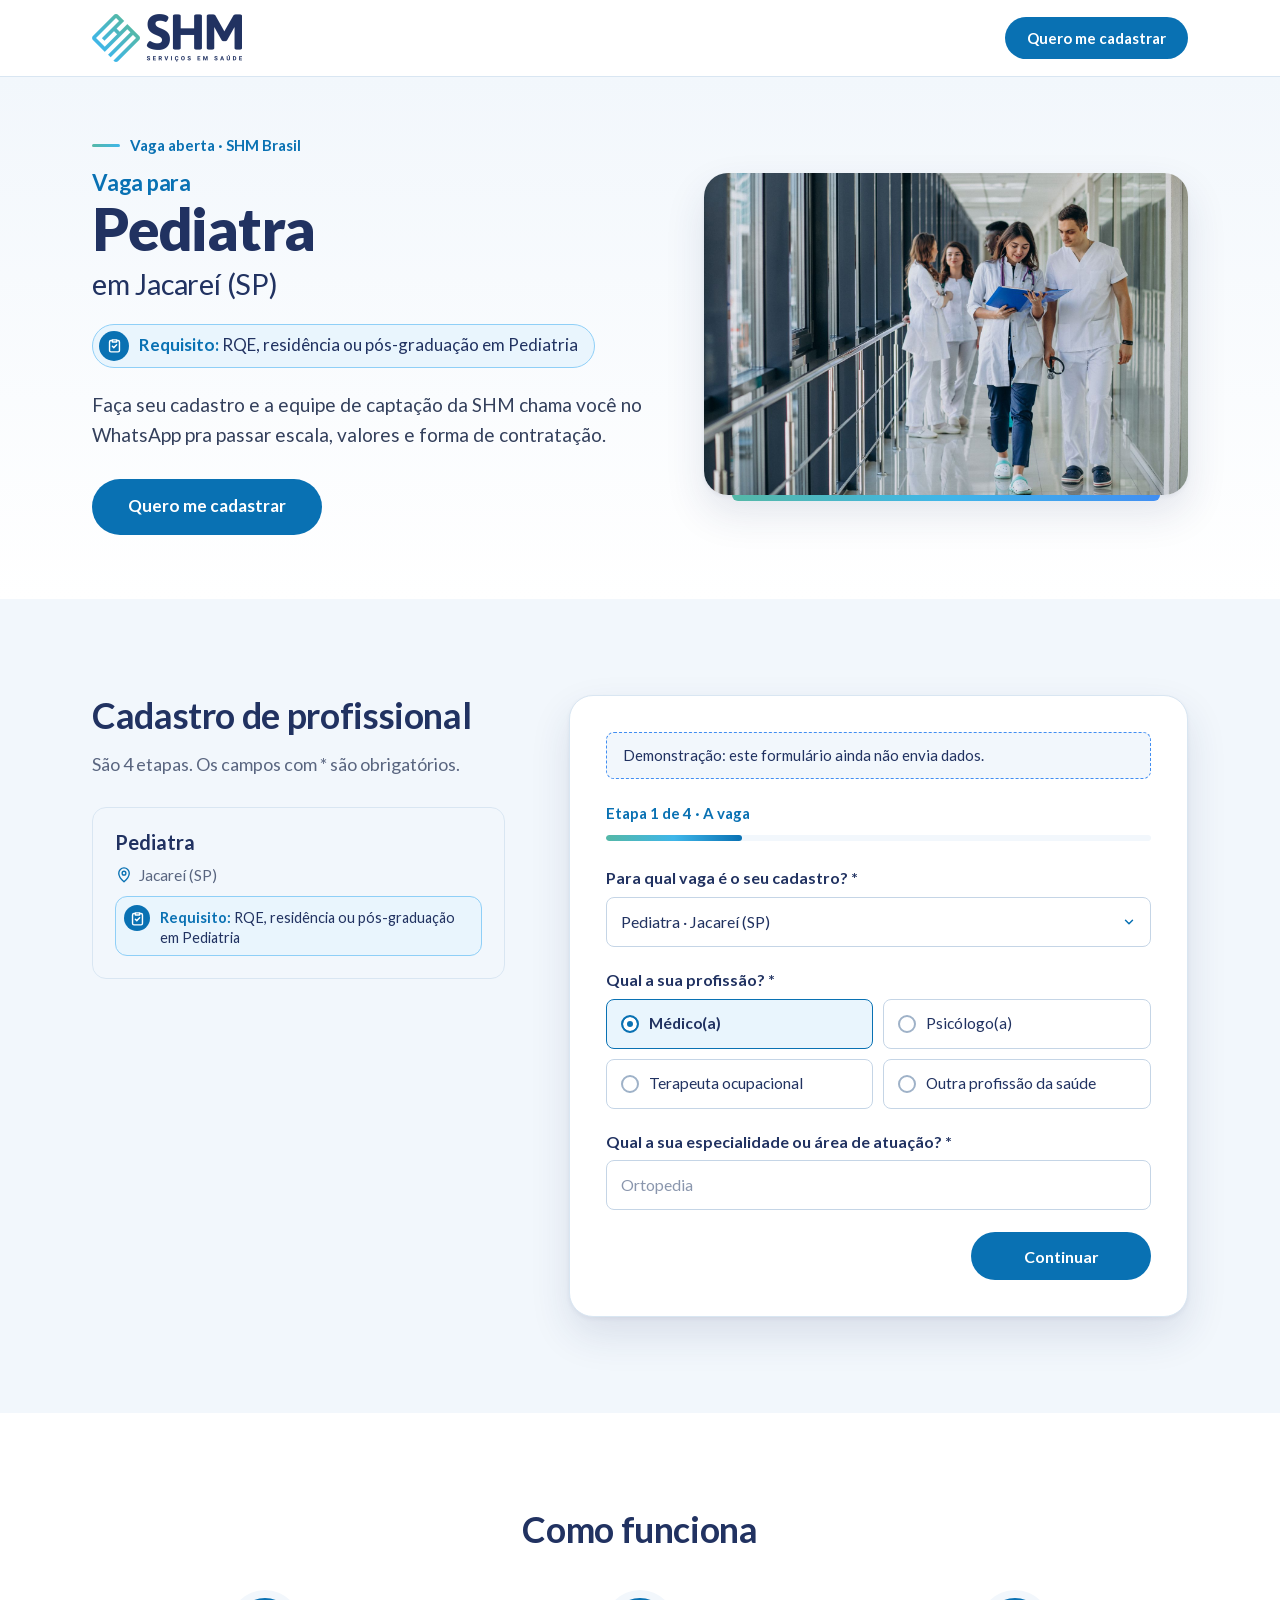
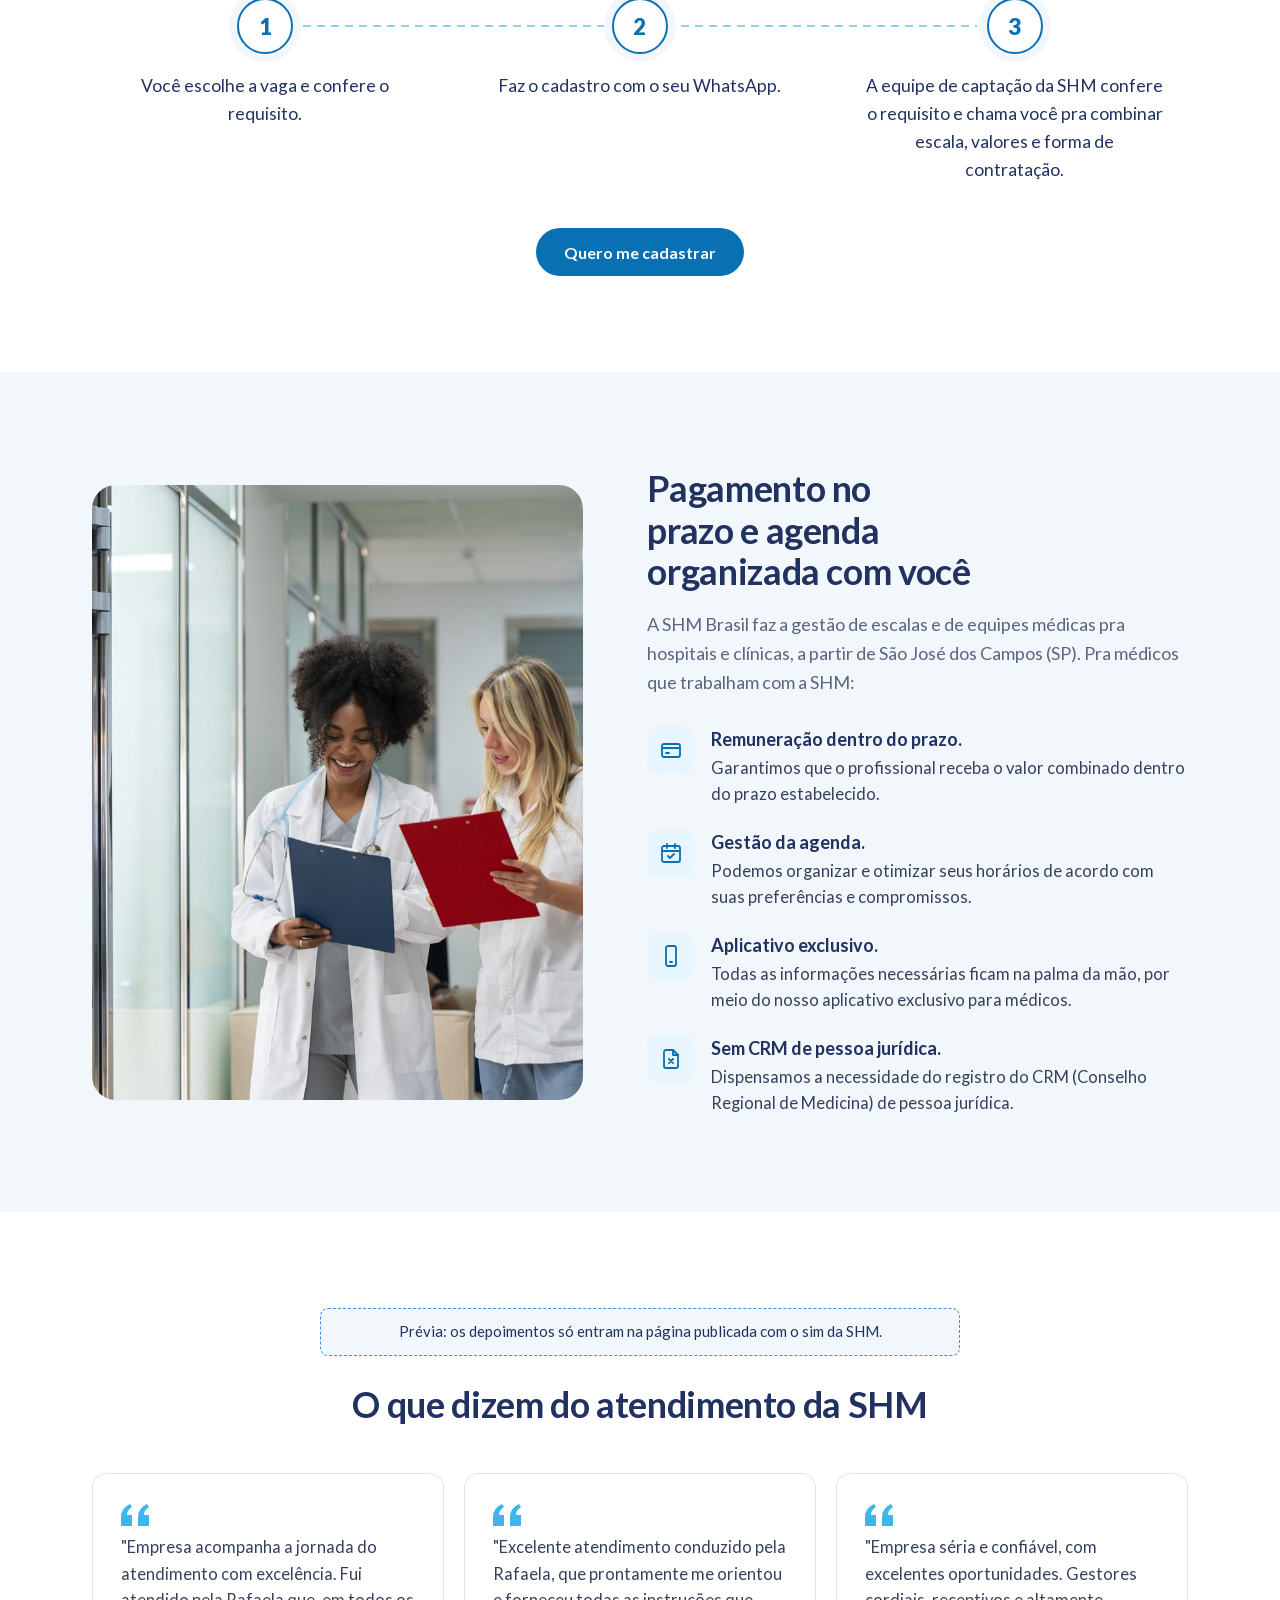
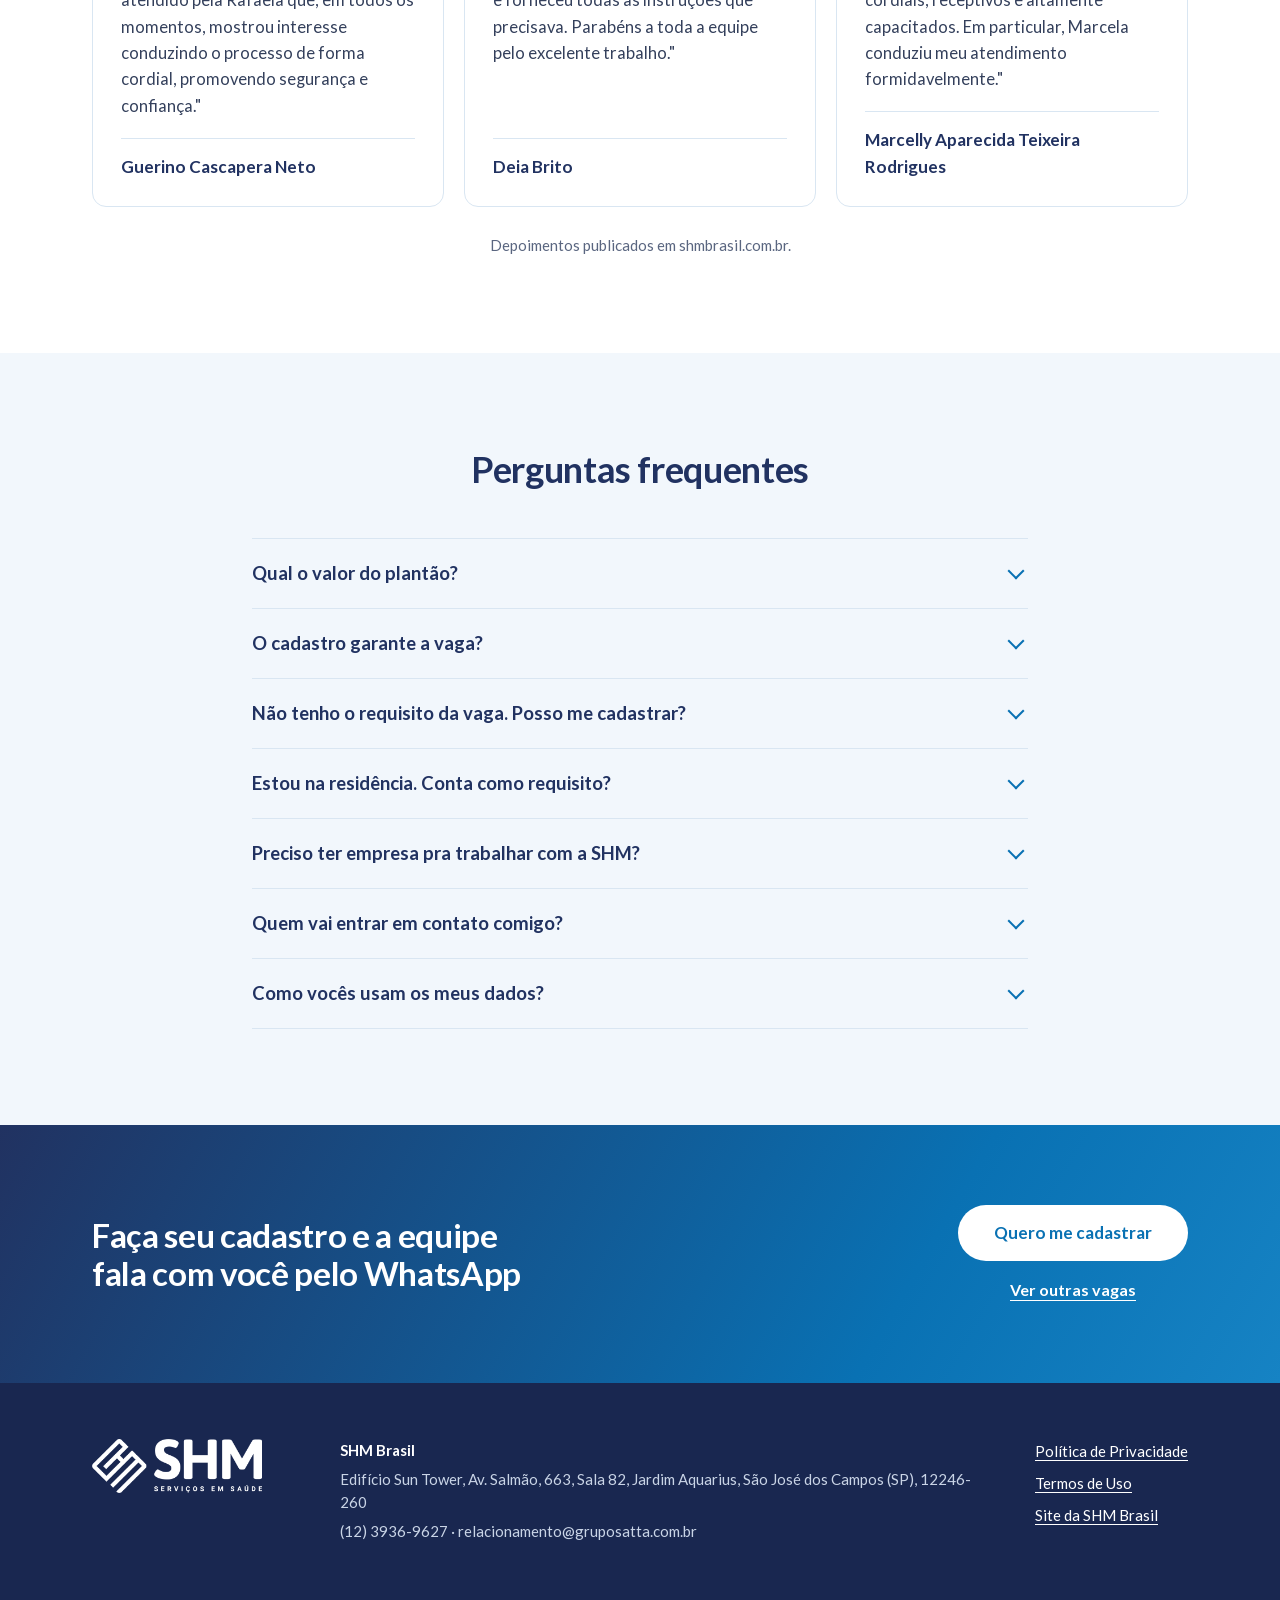
<file: pediatra-jacarei/index.html>
<!doctype html>
<html lang="pt-BR">
<head>
<meta charset="utf-8">
<meta name="viewport" content="width=device-width, initial-scale=1">
<meta name="robots" content="noindex,nofollow">
<title>Vaga para Pediatra em Jacareí (SP) | SHM Brasil</title>
<meta name="description" content="Veja o requisito de cada vaga e candidate-se. A equipe de captação da SHM chama você no WhatsApp.">
<meta name="theme-color" content="#0971b3">
<link rel="icon" href="../assets/img/favicon-shm.png" type="image/png">
<link rel="preload" href="../assets/fonts/lato-400.woff2" as="font" type="font/woff2" crossorigin>
<link rel="preload" href="../assets/fonts/lato-700.woff2" as="font" type="font/woff2" crossorigin>
<script>document.documentElement.classList.add('js')</script>
<link rel="stylesheet" href="../assets/styles.css">
</head>
<body data-pagina-vaga="pediatra-jacarei" data-raiz="../">

<header class="topo">
  <div class="wrap topo__in">
    <a class="topo__logo" href="#topo" aria-label="SHM Brasil, início da página">
      <img src="../assets/img/logo-shm.png" alt="SHM Serviços em Saúde" width="600" height="192">
    </a>
    <a class="btn btn--pri btn--sm" href="#cadastro" data-cta>Quero me cadastrar</a>
  </div>
</header>

<main id="topo">

  <section class="hero hero--vaga" aria-labelledby="hero-titulo">
    <div class="wrap hero__grid">
      <div class="hero__texto">
        <p class="hero__id">Vaga aberta · SHM Brasil</p>
        <h1 id="hero-titulo"><span class="hero__pre">Vaga para</span> <span class="hero__esp">Pediatra</span> <span class="hero__onde">em Jacareí (SP)</span></h1>
        <p class="pilula pilula--hero">
          <span class="pilula__ico" aria-hidden="true"><svg viewBox="0 0 24 24"><path d="M9 4h6v3H9z"/><path d="M15 5h2a2 2 0 0 1 2 2v12a2 2 0 0 1-2 2H7a2 2 0 0 1-2-2V7a2 2 0 0 1 2-2h2"/><path d="m9 13 2 2 4-4"/></svg></span>
          <span class="pilula__txt"><strong>Requisito:</strong> RQE, residência ou pós-graduação em Pediatria</span>
        </p>
        <p class="hero__lead">Faça seu cadastro e a equipe de captação da SHM chama você no WhatsApp pra passar escala, valores e forma de contratação.</p>
        <div class="hero__acoes">
          <a class="btn btn--pri btn--lg" href="#cadastro" data-cta>Quero me cadastrar</a>
        </div>
      </div>
      <figure class="hero__foto">
        <img src="../assets/img/equipe-corredor.jpg" alt="Médicas e médicos de jaleco branco conversando no corredor de um hospital" width="1600" height="1067" fetchpriority="high">
      </figure>
    </div>
  </section>

  <!-- M01 · Formulário -->
  <section class="secao cadastro" id="cadastro" aria-labelledby="cadastro-titulo">
    <div class="wrap cadastro__grid">
      <div class="cadastro__intro">
        <h2 id="cadastro-titulo">Cadastro de profissional</h2>
        <p>São 4 etapas. Os campos com * são obrigatórios.</p>
        <div class="ficha" data-ficha hidden>
          <p class="ficha__titulo" data-ficha-titulo></p>
          <p class="ficha__local"><svg class="ico" viewBox="0 0 24 24" aria-hidden="true"><path d="M12 21s-7-6.1-7-11.5A7 7 0 0 1 19 9.5C19 14.9 12 21 12 21z"/><circle cx="12" cy="9.5" r="2.5"/></svg><span data-ficha-cidade></span></p>
          <p class="pilula">
            <span class="pilula__ico" aria-hidden="true"><svg viewBox="0 0 24 24"><path d="M9 4h6v3H9z"/><path d="M15 5h2a2 2 0 0 1 2 2v12a2 2 0 0 1-2 2H7a2 2 0 0 1-2-2V7a2 2 0 0 1 2-2h2"/><path d="m9 13 2 2 4-4"/></svg></span>
            <span class="pilula__txt"><strong>Requisito:</strong> <span data-ficha-requisito></span></span>
          </p>
        </div>
      </div>

      <form class="form" data-form novalidate>
        <p class="aviso aviso--demo" data-demo hidden>Demonstração: este formulário ainda não envia dados.</p>
        <div class="form__progresso" aria-live="polite">
          <p class="form__etapa" data-etapa-rotulo>Etapa 1 de 4 · A vaga</p>
          <div class="form__barra" aria-hidden="true"><span data-etapa-barra></span></div>
        </div>

        <!-- Etapa 1 · A vaga -->
        <fieldset class="etapa" data-etapa="1">
          <legend class="sr">A vaga</legend>
          <div class="campo">
            <label for="f-vaga">Para qual vaga é o seu cadastro? *</label>
            <select id="f-vaga" name="vaga" required data-select-vaga>
              <option value="">Selecione</option>
            </select>
            <p class="campo__erro" hidden></p>
          </div>
          <div class="campo" role="radiogroup" aria-labelledby="l-prof">
            <p class="campo__rot" id="l-prof">Qual a sua profissão? *</p>
            <div class="opcoes opcoes--2">
              <label class="opcao"><input type="radio" name="profissao" value="medico" required><span>Médico(a)</span></label>
              <label class="opcao"><input type="radio" name="profissao" value="psicologo"><span>Psicólogo(a)</span></label>
              <label class="opcao"><input type="radio" name="profissao" value="to"><span>Terapeuta ocupacional</span></label>
              <label class="opcao"><input type="radio" name="profissao" value="outra"><span>Outra profissão da saúde</span></label>
            </div>
            <p class="campo__erro" hidden></p>
          </div>
          <div class="campo">
            <label for="f-esp">Qual a sua especialidade ou área de atuação? *</label>
            <input id="f-esp" name="especialidade" type="text" placeholder="Ortopedia" autocomplete="off" required>
            <p class="campo__erro" hidden></p>
          </div>
          <div class="form__botoes">
            <button class="btn btn--pri" type="button" data-avancar>Continuar</button>
          </div>
        </fieldset>

        <!-- Etapa 2 · O requisito -->
        <fieldset class="etapa" data-etapa="2" hidden>
          <legend class="sr">O requisito</legend>
          <p class="pede" data-pede hidden>Esta vaga pede: <strong data-pede-txt></strong>.</p>

          <div data-grupo="medico" hidden>
            <div class="campo" role="radiogroup" aria-labelledby="l-rqe">
              <p class="campo__rot" id="l-rqe">Você tem RQE na especialidade? *</p>
              <div class="opcoes">
                <label class="opcao"><input type="radio" name="rqe" value="Sim"><span>Sim</span></label>
                <label class="opcao"><input type="radio" name="rqe" value="Não"><span>Não</span></label>
              </div>
              <p class="campo__erro" hidden></p>
            </div>
            <div class="campo" role="radiogroup" aria-labelledby="l-res">
              <p class="campo__rot" id="l-res">E residência médica na especialidade? *</p>
              <div class="opcoes opcoes--3">
                <label class="opcao"><input type="radio" name="residencia" value="Concluída"><span>Concluída</span></label>
                <label class="opcao"><input type="radio" name="residencia" value="Estou cursando"><span>Estou cursando</span></label>
                <label class="opcao"><input type="radio" name="residencia" value="Não fiz"><span>Não fiz</span></label>
              </div>
              <p class="campo__erro" hidden></p>
            </div>
            <div class="campo" role="radiogroup" aria-labelledby="l-pos">
              <p class="campo__rot" id="l-pos">E pós-graduação na especialidade? *</p>
              <div class="opcoes opcoes--3">
                <label class="opcao"><input type="radio" name="pos" value="Concluída"><span>Concluída</span></label>
                <label class="opcao"><input type="radio" name="pos" value="Estou cursando"><span>Estou cursando</span></label>
                <label class="opcao"><input type="radio" name="pos" value="Não fiz"><span>Não fiz</span></label>
              </div>
              <p class="campo__erro" hidden></p>
            </div>
          </div>

          <div data-grupo="psicologo" hidden>
            <div class="campo" role="radiogroup" aria-labelledby="l-crp">
              <p class="campo__rot" id="l-crp">Seu CRP está ativo? *</p>
              <div class="opcoes">
                <label class="opcao"><input type="radio" name="crp" value="Sim"><span>Sim</span></label>
                <label class="opcao"><input type="radio" name="crp" value="Não"><span>Não</span></label>
              </div>
              <p class="campo__erro" hidden></p>
            </div>
            <div class="campo" role="radiogroup" aria-labelledby="l-libras">
              <p class="campo__rot" id="l-libras">Você tem certificação em Libras? *</p>
              <div class="opcoes">
                <label class="opcao"><input type="radio" name="libras" value="Sim"><span>Sim</span></label>
                <label class="opcao"><input type="radio" name="libras" value="Não"><span>Não</span></label>
              </div>
              <p class="campo__erro" hidden></p>
            </div>
          </div>

          <div data-grupo="to" hidden>
            <div class="campo" role="radiogroup" aria-labelledby="l-formado">
              <p class="campo__rot" id="l-formado">Você é terapeuta ocupacional formado(a)? *</p>
              <div class="opcoes">
                <label class="opcao"><input type="radio" name="formado" value="Sim"><span>Sim</span></label>
                <label class="opcao"><input type="radio" name="formado" value="Ainda estou estudando"><span>Ainda estou estudando</span></label>
              </div>
              <p class="campo__erro" hidden></p>
            </div>
          </div>

          <p class="aviso aviso--requisito" data-aviso-requisito hidden>Esta vaga pede <span data-aviso-txt></span>. Você pode enviar o cadastro mesmo assim: ele fica com a equipe pra vagas que aceitem o seu perfil.</p>

          <div class="form__botoes">
            <button class="btn btn--volta" type="button" data-voltar>Voltar</button>
            <button class="btn btn--pri" type="button" data-avancar>Continuar</button>
          </div>
        </fieldset>

        <!-- Etapa 3 · Onde você está -->
        <fieldset class="etapa" data-etapa="3" hidden>
          <legend class="sr">Onde você está</legend>
          <div class="campo">
            <label for="f-cidade">Cidade onde você mora *</label>
            <input id="f-cidade" name="cidade" type="text" autocomplete="address-level2" required>
            <p class="campo__erro" hidden></p>
          </div>
          <div class="campo">
            <label for="f-uf">Estado (UF) *</label>
            <select id="f-uf" name="uf" required>
              <option value="">Selecione</option>
              <option>AC</option><option>AL</option><option>AP</option><option>AM</option><option>BA</option><option>CE</option><option>DF</option><option>ES</option><option>GO</option><option>MA</option><option>MT</option><option>MS</option><option>MG</option><option>PA</option><option>PB</option><option>PR</option><option>PE</option><option>PI</option><option>RJ</option><option>RN</option><option>RS</option><option>RO</option><option>RR</option><option>SC</option><option>SP</option><option>SE</option><option>TO</option>
            </select>
            <p class="campo__erro" hidden></p>
          </div>
          <div class="form__botoes">
            <button class="btn btn--volta" type="button" data-voltar>Voltar</button>
            <button class="btn btn--pri" type="button" data-avancar>Continuar</button>
          </div>
        </fieldset>

        <!-- Etapa 4 · Seu contato -->
        <fieldset class="etapa" data-etapa="4" hidden>
          <legend class="sr">Seu contato</legend>
          <div class="campo">
            <label for="f-nome">Nome completo *</label>
            <input id="f-nome" name="nome" type="text" autocomplete="name" required>
            <p class="campo__erro" hidden></p>
          </div>
          <div class="campo">
            <label for="f-whats">WhatsApp com DDD *</label>
            <input id="f-whats" name="whatsapp" type="tel" inputmode="numeric" autocomplete="tel-national" placeholder="(12) 99999-9999" required>
            <p class="campo__erro" hidden></p>
          </div>
          <div class="campo">
            <label for="f-email">E-mail <span class="opc">(opcional)</span></label>
            <input id="f-email" name="email" type="email" autocomplete="email">
            <p class="campo__erro" hidden></p>
          </div>
          <div class="campo" role="radiogroup" aria-labelledby="l-hora">
            <p class="campo__rot" id="l-hora">Melhor horário pra falarmos com você <span class="opc">(opcional)</span></p>
            <div class="opcoes opcoes--3">
              <label class="opcao"><input type="radio" name="horario" value="Manhã"><span>Manhã</span></label>
              <label class="opcao"><input type="radio" name="horario" value="Tarde"><span>Tarde</span></label>
              <label class="opcao"><input type="radio" name="horario" value="Noite"><span>Noite</span></label>
            </div>
          </div>
          <div class="campo campo--check">
            <label class="check"><input type="checkbox" name="autorizacao" value="sim" required><span>Autorizo a SHM Brasil a usar meus dados pra falar comigo sobre vagas, conforme a <a href="https://shmbrasil.com.br/politica-de-privacidade" target="_blank" rel="noopener">Política de Privacidade</a>. *</span></label>
            <p class="campo__erro" hidden></p>
          </div>
          <p class="aviso aviso--falha" data-falha hidden>Não conseguimos enviar agora. Tente de novo em instantes ou fale com a equipe pelo WhatsApp (12) 3936-9627.</p>
          <div class="form__botoes">
            <button class="btn btn--volta" type="button" data-voltar>Voltar</button>
            <button class="btn btn--pri" type="submit" data-enviar>Enviar cadastro</button>
          </div>
          <p class="form__apoio">O cadastro não confirma vaga nem plantão. A equipe confere o requisito e fala com você pelo WhatsApp.</p>
        </fieldset>
      </form>
    </div>
  </section>

  <!-- C03 · Como funciona -->
  <section class="secao secao--suave" aria-labelledby="como-titulo">
    <div class="wrap">
      <header class="secao__cab">
        <h2 id="como-titulo">Como funciona</h2>
      </header>
      <ol class="passos">
        <li class="passo"><span class="passo__n" aria-hidden="true">1</span><p>Você escolhe a vaga e confere o requisito.</p></li>
        <li class="passo"><span class="passo__n" aria-hidden="true">2</span><p>Faz o cadastro com o seu WhatsApp.</p></li>
        <li class="passo"><span class="passo__n" aria-hidden="true">3</span><p>A equipe de captação da SHM confere o requisito e chama você pra combinar escala, valores e forma de contratação.</p></li>
      </ol>
      <div class="centro"><a class="btn btn--pri" href="#cadastro" data-cta>Quero me cadastrar</a></div>
    </div>
  </section>

  <!-- C04 · Por que a SHM (só versão geral e vagas de médico) -->
  <section class="secao porque" data-c04 aria-labelledby="porque-titulo">
    <div class="wrap porque__grid">
      <figure class="porque__foto">
        <img src="../assets/img/medicas-clinica.jpg" alt="Duas médicas de jaleco conferindo pranchetas no corredor de uma clínica" width="1400" height="933" loading="lazy">
      </figure>
      <div class="porque__texto">
        <h2 id="porque-titulo">Pagamento no prazo e agenda organizada com você</h2>
        <p class="porque__lead">A SHM Brasil faz a gestão de escalas e de equipes médicas pra hospitais e clínicas, a partir de São José dos Campos (SP). Pra médicos que trabalham com a SHM:</p>
        <ul class="vantagens">
          <li>
            <span class="vantagens__ico" aria-hidden="true"><svg viewBox="0 0 24 24"><rect x="3" y="6" width="18" height="13" rx="2"/><path d="M3 10h18"/><path d="M7 15h3"/></svg></span>
            <p><strong>Remuneração dentro do prazo.</strong> Garantimos que o profissional receba o valor combinado dentro do prazo estabelecido.</p>
          </li>
          <li>
            <span class="vantagens__ico" aria-hidden="true"><svg viewBox="0 0 24 24"><rect x="3" y="5" width="18" height="16" rx="2"/><path d="M3 10h18M8 3v4M16 3v4"/><path d="m9 15 2 2 4-4"/></svg></span>
            <p><strong>Gestão da agenda.</strong> Podemos organizar e otimizar seus horários de acordo com suas preferências e compromissos.</p>
          </li>
          <li>
            <span class="vantagens__ico" aria-hidden="true"><svg viewBox="0 0 24 24"><rect x="7" y="2" width="10" height="20" rx="2"/><path d="M11 18h2"/></svg></span>
            <p><strong>Aplicativo exclusivo.</strong> Todas as informações necessárias ficam na palma da mão, por meio do nosso aplicativo exclusivo para médicos.</p>
          </li>
          <li>
            <span class="vantagens__ico" aria-hidden="true"><svg viewBox="0 0 24 24"><path d="M14 3H7a2 2 0 0 0-2 2v14a2 2 0 0 0 2 2h10a2 2 0 0 0 2-2V8z"/><path d="M14 3v5h5"/><path d="m10 12 4 4M14 12l-4 4"/></svg></span>
            <p><strong>Sem CRM de pessoa jurídica.</strong> Dispensamos a necessidade do registro do CRM (Conselho Regional de Medicina) de pessoa jurídica.</p>
          </li>
        </ul>
      </div>
    </div>
  </section>

  <!-- C05 · Depoimentos (só com o sim da SHM: MOSTRAR_DEPOIMENTOS) -->
  <section class="secao secao--suave depo" data-c05 aria-labelledby="depo-titulo">
    <div class="wrap">
      <p class="aviso aviso--pend" data-pend hidden>Prévia: os depoimentos só entram na página publicada com o sim da SHM.</p>
      <header class="secao__cab">
        <h2 id="depo-titulo">O que dizem do atendimento da SHM</h2>
      </header>
      <ul class="depos">
        <li class="depo__card">
          <blockquote><p>"Empresa acompanha a jornada do atendimento com excelência. Fui atendido pela Rafaela que, em todos os momentos, mostrou interesse conduzindo o processo de forma cordial, promovendo segurança e confiança."</p></blockquote>
          <p class="depo__nome">Guerino Cascapera Neto</p>
        </li>
        <li class="depo__card">
          <blockquote><p>"Excelente atendimento conduzido pela Rafaela, que prontamente me orientou e forneceu todas as instruções que precisava. Parabéns a toda a equipe pelo excelente trabalho."</p></blockquote>
          <p class="depo__nome">Deia Brito</p>
        </li>
        <li class="depo__card">
          <blockquote><p>"Empresa séria e confiável, com excelentes oportunidades. Gestores cordiais, receptivos e altamente capacitados. Em particular, Marcela conduziu meu atendimento formidavelmente."</p></blockquote>
          <p class="depo__nome">Marcelly Aparecida Teixeira Rodrigues</p>
        </li>
      </ul>
      <p class="depo__fonte">Depoimentos publicados em shmbrasil.com.br.</p>
    </div>
  </section>

  <!-- C06 · Perguntas frequentes -->
  <section class="secao faq" aria-labelledby="faq-titulo">
    <div class="wrap wrap--estreito">
      <header class="secao__cab">
        <h2 id="faq-titulo">Perguntas frequentes</h2>
      </header>
      <div class="faq__lista">
        <details><summary>Qual o valor do plantão?</summary><p>Depende da vaga, da escala e da forma de contratação. A equipe passa os valores no contato, antes de qualquer compromisso.</p></details>
        <details><summary>O cadastro garante a vaga?</summary><p>Não. O cadastro é o primeiro passo: a equipe confere o requisito, conversa com você, e só depois a vaga e a escala são combinadas.</p></details>
        <details><summary>Não tenho o requisito da vaga. Posso me cadastrar?</summary><p>Pode. Quem atende ao requisito é chamado primeiro pra aquela vaga, e o seu cadastro fica com a equipe pra vagas que aceitem o seu perfil.</p></details>
        <details><summary>Estou na residência. Conta como requisito?</summary><p>Nas vagas que pedem residência, conta a residência concluída. Se você ainda está cursando, marque "Estou cursando" no formulário.</p></details>
        <details><summary>Preciso ter empresa pra trabalhar com a SHM?</summary><p>A forma de contratação depende da vaga e é explicada no contato. A SHM não exige o registro da sua empresa no CRM.</p></details>
        <details><summary>Quem vai entrar em contato comigo?</summary><p>A equipe de captação da SHM, pelo WhatsApp que você informar no cadastro.</p></details>
        <details><summary>Como vocês usam os meus dados?</summary><p>Pra falar com você sobre vagas da SHM. Os detalhes estão na <a href="https://shmbrasil.com.br/politica-de-privacidade" target="_blank" rel="noopener">Política de Privacidade</a> da SHM Brasil.</p></details>
      </div>
    </div>
  </section>

  <!-- C07 · Chamada final -->
  <section class="final" aria-labelledby="final-titulo">
    <div class="wrap final__in">
      <h2 id="final-titulo">Faça seu cadastro e a equipe fala com você pelo WhatsApp</h2>
      <div class="final__acoes">
        <a class="btn btn--branco btn--lg" href="#cadastro" data-cta>Quero me cadastrar</a>
        <a class="link-apoio link-apoio--branco" href="../#vagas">Ver outras vagas</a>
      </div>
    </div>
  </section>
</main>

<!-- R01 · Rodapé -->
<footer class="rodape">
  <div class="wrap rodape__grid">
    <img class="rodape__logo" src="../assets/img/logo-shm-branco.png" alt="SHM Serviços em Saúde" width="600" height="192">
    <div class="rodape__dados">
      <p><strong>SHM Brasil</strong></p>
      <p>Edifício Sun Tower, Av. Salmão, 663, Sala 82, Jardim Aquarius, São José dos Campos (SP), 12246-260</p>
      <p>(12) 3936-9627 · relacionamento@gruposatta.com.br</p>
      <p data-cnpj hidden></p>
    </div>
    <nav class="rodape__links" aria-label="Links da SHM Brasil">
      <a href="https://shmbrasil.com.br/politica-de-privacidade" target="_blank" rel="noopener">Política de Privacidade</a>
      <a href="https://shmbrasil.com.br/termos-de-uso" target="_blank" rel="noopener">Termos de Uso</a>
      <a href="https://shmbrasil.com.br" target="_blank" rel="noopener">Site da SHM Brasil</a>
    </nav>
  </div>
</footer>

<div class="cta-fixo" data-cta-fixo aria-hidden="true">
  <a class="btn btn--pri btn--bloco" href="#cadastro" data-cta tabindex="-1">Quero me cadastrar</a>
</div>

<script src="../assets/config.js"></script>
<script src="../assets/app.js"></script>
</body>
</html>
</file>
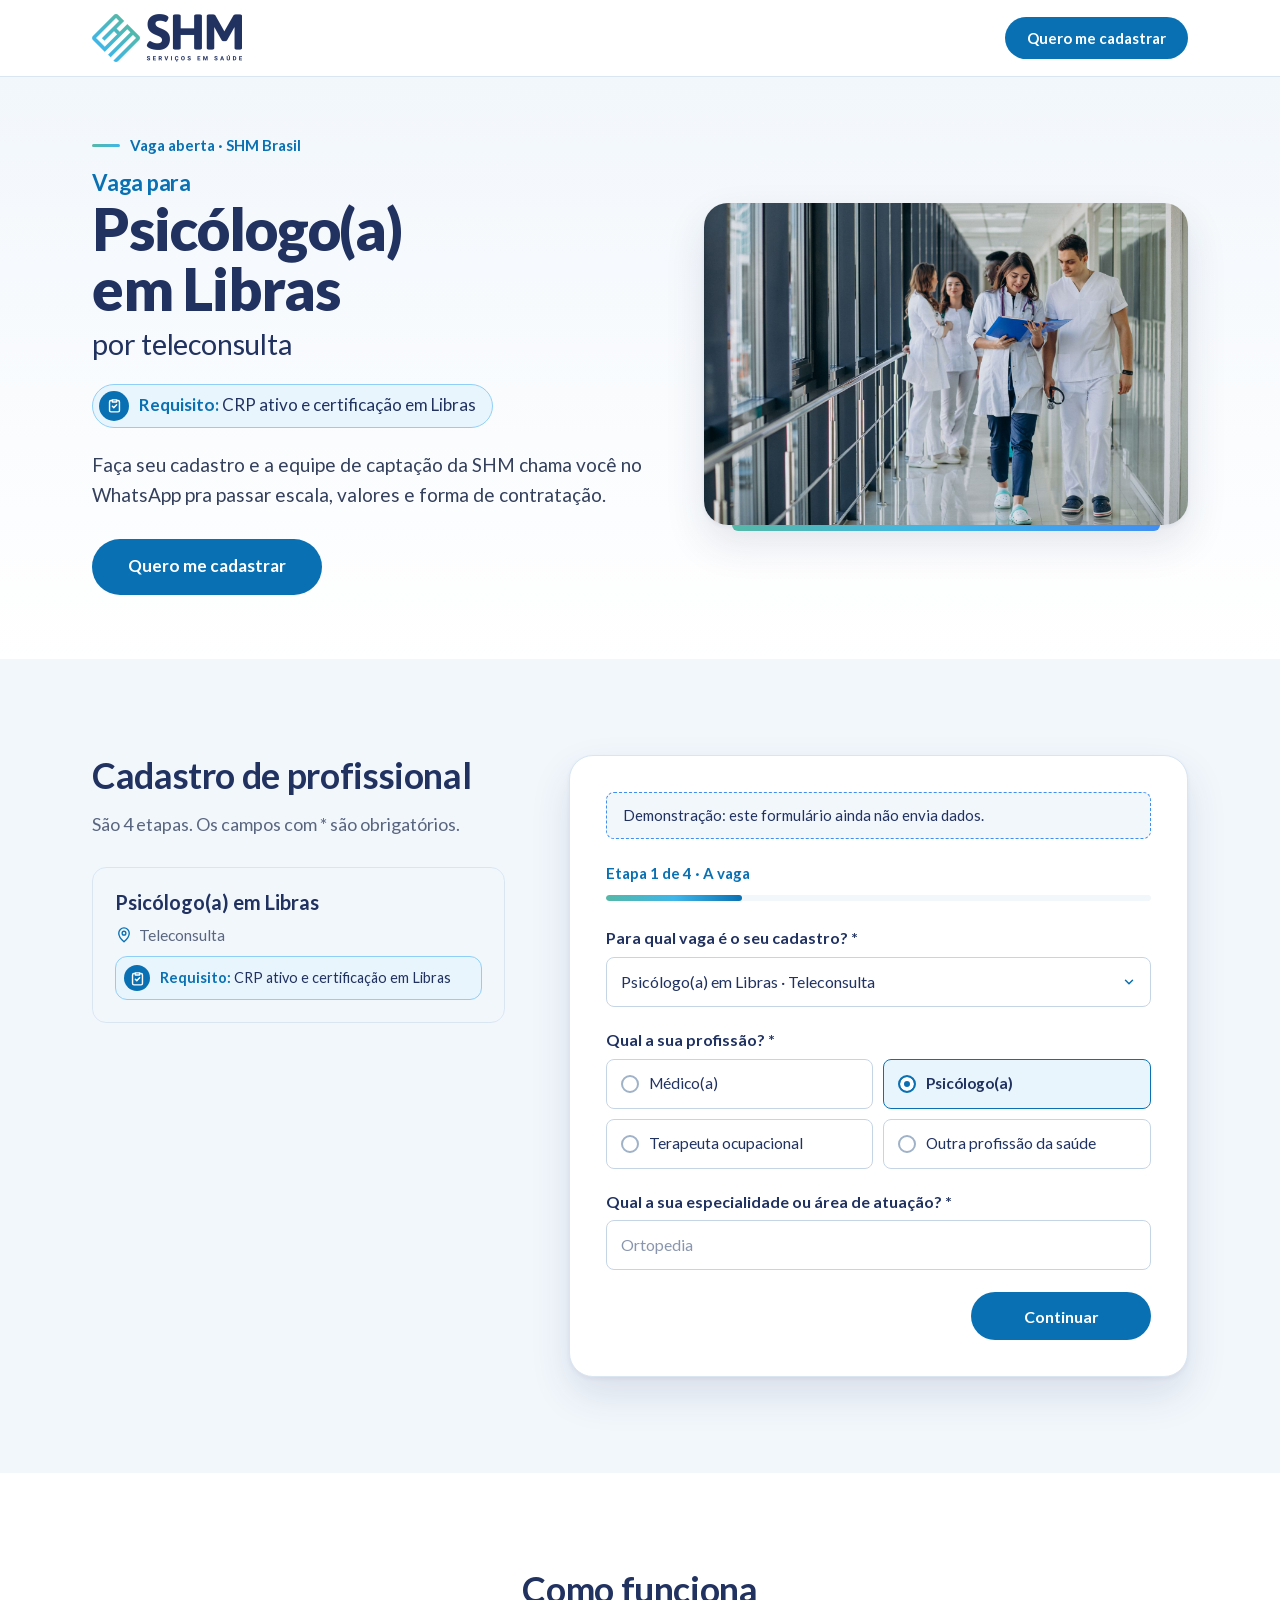
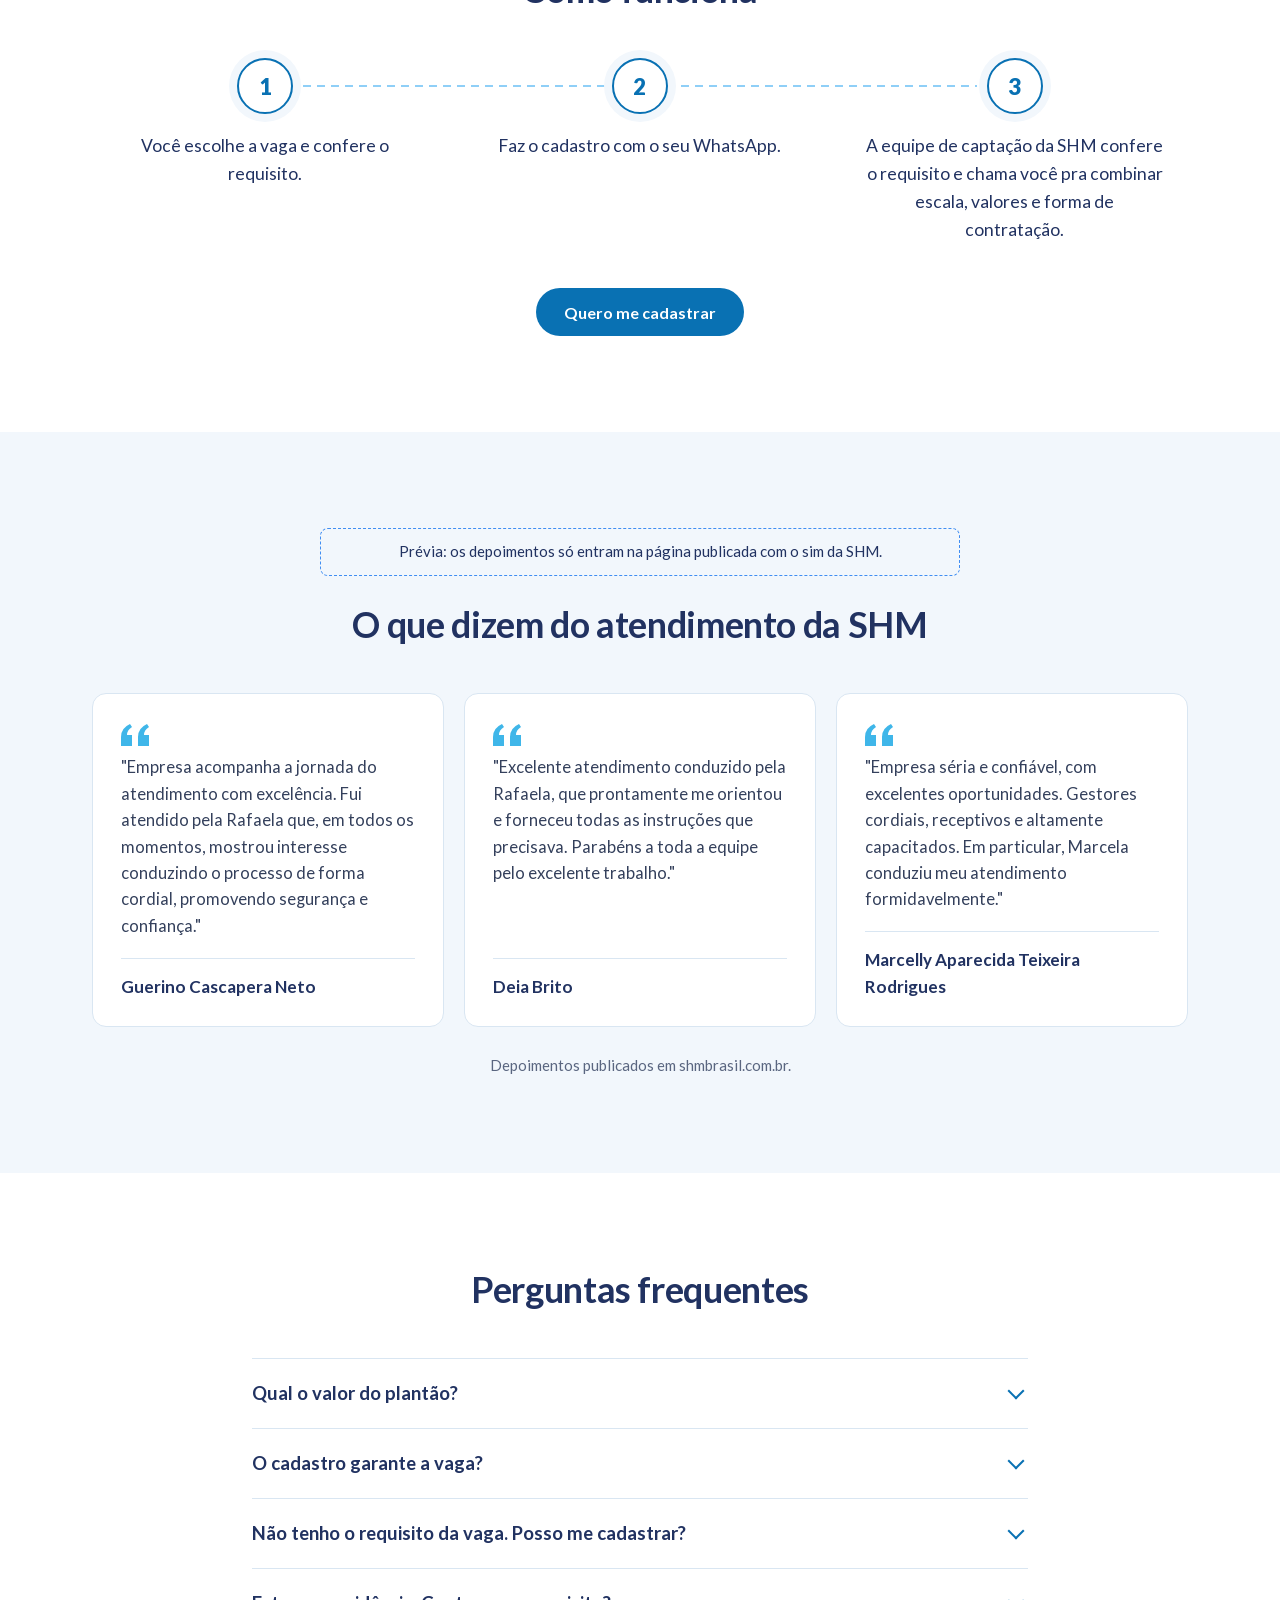
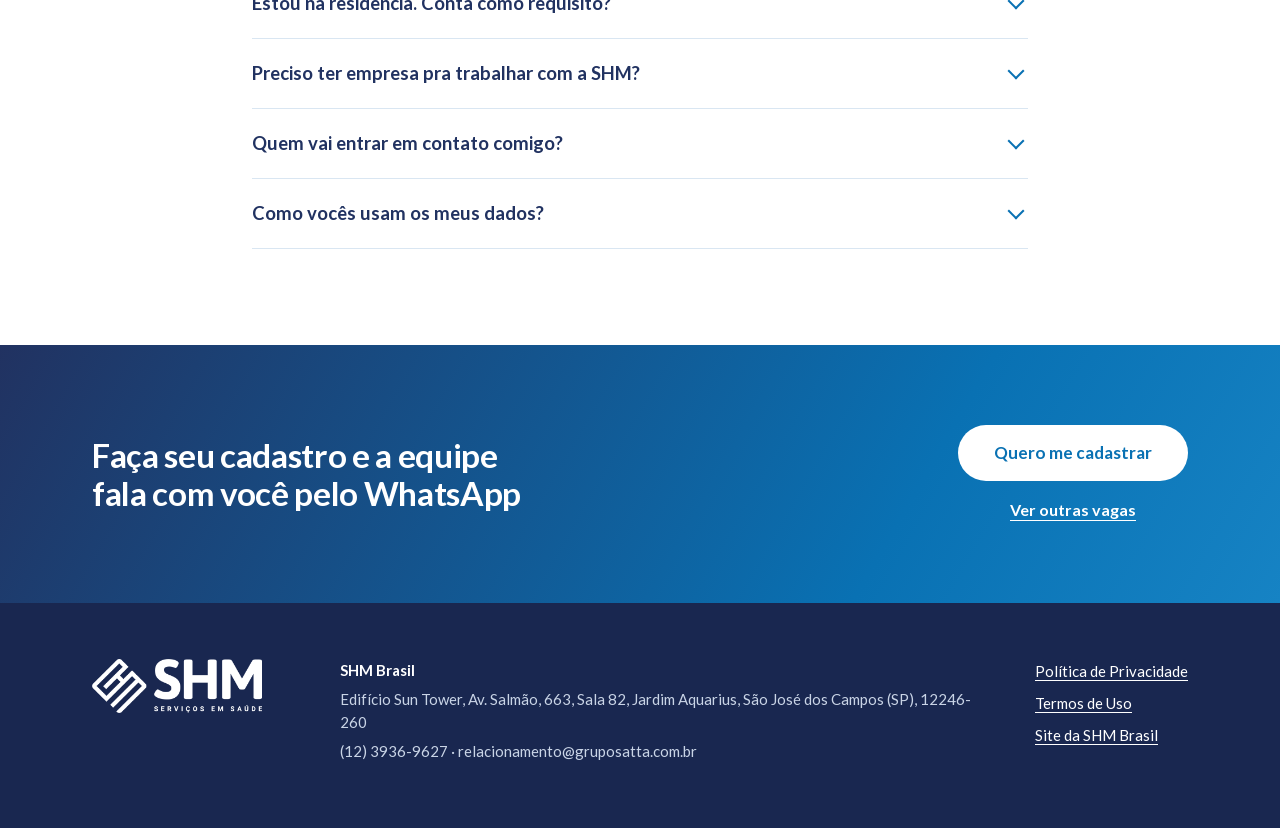
<file: psicologo-libras/index.html>
<!doctype html>
<html lang="pt-BR">
<head>
<meta charset="utf-8">
<meta name="viewport" content="width=device-width, initial-scale=1">
<meta name="robots" content="noindex,nofollow">
<title>Vaga para Psicólogo(a) em Libras por teleconsulta | SHM Brasil</title>
<meta name="description" content="Veja o requisito de cada vaga e candidate-se. A equipe de captação da SHM chama você no WhatsApp.">
<meta name="theme-color" content="#0971b3">
<link rel="icon" href="../assets/img/favicon-shm.png" type="image/png">
<link rel="preload" href="../assets/fonts/lato-400.woff2" as="font" type="font/woff2" crossorigin>
<link rel="preload" href="../assets/fonts/lato-700.woff2" as="font" type="font/woff2" crossorigin>
<script>document.documentElement.classList.add('js')</script>
<link rel="stylesheet" href="../assets/styles.css">
</head>
<body data-pagina-vaga="psicologo-libras" data-raiz="../">

<header class="topo">
  <div class="wrap topo__in">
    <a class="topo__logo" href="#topo" aria-label="SHM Brasil, início da página">
      <img src="../assets/img/logo-shm.png" alt="SHM Serviços em Saúde" width="600" height="192">
    </a>
    <a class="btn btn--pri btn--sm" href="#cadastro" data-cta>Quero me cadastrar</a>
  </div>
</header>

<main id="topo">

  <section class="hero hero--vaga" aria-labelledby="hero-titulo">
    <div class="wrap hero__grid">
      <div class="hero__texto">
        <p class="hero__id">Vaga aberta · SHM Brasil</p>
        <h1 id="hero-titulo"><span class="hero__pre">Vaga para</span> <span class="hero__esp">Psicólogo(a) em Libras</span> <span class="hero__onde">por teleconsulta</span></h1>
        <p class="pilula pilula--hero">
          <span class="pilula__ico" aria-hidden="true"><svg viewBox="0 0 24 24"><path d="M9 4h6v3H9z"/><path d="M15 5h2a2 2 0 0 1 2 2v12a2 2 0 0 1-2 2H7a2 2 0 0 1-2-2V7a2 2 0 0 1 2-2h2"/><path d="m9 13 2 2 4-4"/></svg></span>
          <span class="pilula__txt"><strong>Requisito:</strong> CRP ativo e certificação em Libras</span>
        </p>
        <p class="hero__lead">Faça seu cadastro e a equipe de captação da SHM chama você no WhatsApp pra passar escala, valores e forma de contratação.</p>
        <div class="hero__acoes">
          <a class="btn btn--pri btn--lg" href="#cadastro" data-cta>Quero me cadastrar</a>
        </div>
      </div>
      <figure class="hero__foto">
        <img src="../assets/img/equipe-corredor.jpg" alt="Médicas e médicos de jaleco branco conversando no corredor de um hospital" width="1600" height="1067" fetchpriority="high">
      </figure>
    </div>
  </section>

  <!-- M01 · Formulário -->
  <section class="secao cadastro" id="cadastro" aria-labelledby="cadastro-titulo">
    <div class="wrap cadastro__grid">
      <div class="cadastro__intro">
        <h2 id="cadastro-titulo">Cadastro de profissional</h2>
        <p>São 4 etapas. Os campos com * são obrigatórios.</p>
        <div class="ficha" data-ficha hidden>
          <p class="ficha__titulo" data-ficha-titulo></p>
          <p class="ficha__local"><svg class="ico" viewBox="0 0 24 24" aria-hidden="true"><path d="M12 21s-7-6.1-7-11.5A7 7 0 0 1 19 9.5C19 14.9 12 21 12 21z"/><circle cx="12" cy="9.5" r="2.5"/></svg><span data-ficha-cidade></span></p>
          <p class="pilula">
            <span class="pilula__ico" aria-hidden="true"><svg viewBox="0 0 24 24"><path d="M9 4h6v3H9z"/><path d="M15 5h2a2 2 0 0 1 2 2v12a2 2 0 0 1-2 2H7a2 2 0 0 1-2-2V7a2 2 0 0 1 2-2h2"/><path d="m9 13 2 2 4-4"/></svg></span>
            <span class="pilula__txt"><strong>Requisito:</strong> <span data-ficha-requisito></span></span>
          </p>
        </div>
      </div>

      <form class="form" data-form novalidate>
        <p class="aviso aviso--demo" data-demo hidden>Demonstração: este formulário ainda não envia dados.</p>
        <div class="form__progresso" aria-live="polite">
          <p class="form__etapa" data-etapa-rotulo>Etapa 1 de 4 · A vaga</p>
          <div class="form__barra" aria-hidden="true"><span data-etapa-barra></span></div>
        </div>

        <!-- Etapa 1 · A vaga -->
        <fieldset class="etapa" data-etapa="1">
          <legend class="sr">A vaga</legend>
          <div class="campo">
            <label for="f-vaga">Para qual vaga é o seu cadastro? *</label>
            <select id="f-vaga" name="vaga" required data-select-vaga>
              <option value="">Selecione</option>
            </select>
            <p class="campo__erro" hidden></p>
          </div>
          <div class="campo" role="radiogroup" aria-labelledby="l-prof">
            <p class="campo__rot" id="l-prof">Qual a sua profissão? *</p>
            <div class="opcoes opcoes--2">
              <label class="opcao"><input type="radio" name="profissao" value="medico" required><span>Médico(a)</span></label>
              <label class="opcao"><input type="radio" name="profissao" value="psicologo"><span>Psicólogo(a)</span></label>
              <label class="opcao"><input type="radio" name="profissao" value="to"><span>Terapeuta ocupacional</span></label>
              <label class="opcao"><input type="radio" name="profissao" value="outra"><span>Outra profissão da saúde</span></label>
            </div>
            <p class="campo__erro" hidden></p>
          </div>
          <div class="campo">
            <label for="f-esp">Qual a sua especialidade ou área de atuação? *</label>
            <input id="f-esp" name="especialidade" type="text" placeholder="Ortopedia" autocomplete="off" required>
            <p class="campo__erro" hidden></p>
          </div>
          <div class="form__botoes">
            <button class="btn btn--pri" type="button" data-avancar>Continuar</button>
          </div>
        </fieldset>

        <!-- Etapa 2 · O requisito -->
        <fieldset class="etapa" data-etapa="2" hidden>
          <legend class="sr">O requisito</legend>
          <p class="pede" data-pede hidden>Esta vaga pede: <strong data-pede-txt></strong>.</p>

          <div data-grupo="medico" hidden>
            <div class="campo" role="radiogroup" aria-labelledby="l-rqe">
              <p class="campo__rot" id="l-rqe">Você tem RQE na especialidade? *</p>
              <div class="opcoes">
                <label class="opcao"><input type="radio" name="rqe" value="Sim"><span>Sim</span></label>
                <label class="opcao"><input type="radio" name="rqe" value="Não"><span>Não</span></label>
              </div>
              <p class="campo__erro" hidden></p>
            </div>
            <div class="campo" role="radiogroup" aria-labelledby="l-res">
              <p class="campo__rot" id="l-res">E residência médica na especialidade? *</p>
              <div class="opcoes opcoes--3">
                <label class="opcao"><input type="radio" name="residencia" value="Concluída"><span>Concluída</span></label>
                <label class="opcao"><input type="radio" name="residencia" value="Estou cursando"><span>Estou cursando</span></label>
                <label class="opcao"><input type="radio" name="residencia" value="Não fiz"><span>Não fiz</span></label>
              </div>
              <p class="campo__erro" hidden></p>
            </div>
            <div class="campo" role="radiogroup" aria-labelledby="l-pos">
              <p class="campo__rot" id="l-pos">E pós-graduação na especialidade? *</p>
              <div class="opcoes opcoes--3">
                <label class="opcao"><input type="radio" name="pos" value="Concluída"><span>Concluída</span></label>
                <label class="opcao"><input type="radio" name="pos" value="Estou cursando"><span>Estou cursando</span></label>
                <label class="opcao"><input type="radio" name="pos" value="Não fiz"><span>Não fiz</span></label>
              </div>
              <p class="campo__erro" hidden></p>
            </div>
          </div>

          <div data-grupo="psicologo" hidden>
            <div class="campo" role="radiogroup" aria-labelledby="l-crp">
              <p class="campo__rot" id="l-crp">Seu CRP está ativo? *</p>
              <div class="opcoes">
                <label class="opcao"><input type="radio" name="crp" value="Sim"><span>Sim</span></label>
                <label class="opcao"><input type="radio" name="crp" value="Não"><span>Não</span></label>
              </div>
              <p class="campo__erro" hidden></p>
            </div>
            <div class="campo" role="radiogroup" aria-labelledby="l-libras">
              <p class="campo__rot" id="l-libras">Você tem certificação em Libras? *</p>
              <div class="opcoes">
                <label class="opcao"><input type="radio" name="libras" value="Sim"><span>Sim</span></label>
                <label class="opcao"><input type="radio" name="libras" value="Não"><span>Não</span></label>
              </div>
              <p class="campo__erro" hidden></p>
            </div>
          </div>

          <div data-grupo="to" hidden>
            <div class="campo" role="radiogroup" aria-labelledby="l-formado">
              <p class="campo__rot" id="l-formado">Você é terapeuta ocupacional formado(a)? *</p>
              <div class="opcoes">
                <label class="opcao"><input type="radio" name="formado" value="Sim"><span>Sim</span></label>
                <label class="opcao"><input type="radio" name="formado" value="Ainda estou estudando"><span>Ainda estou estudando</span></label>
              </div>
              <p class="campo__erro" hidden></p>
            </div>
          </div>

          <p class="aviso aviso--requisito" data-aviso-requisito hidden>Esta vaga pede <span data-aviso-txt></span>. Você pode enviar o cadastro mesmo assim: ele fica com a equipe pra vagas que aceitem o seu perfil.</p>

          <div class="form__botoes">
            <button class="btn btn--volta" type="button" data-voltar>Voltar</button>
            <button class="btn btn--pri" type="button" data-avancar>Continuar</button>
          </div>
        </fieldset>

        <!-- Etapa 3 · Onde você está -->
        <fieldset class="etapa" data-etapa="3" hidden>
          <legend class="sr">Onde você está</legend>
          <div class="campo">
            <label for="f-cidade">Cidade onde você mora *</label>
            <input id="f-cidade" name="cidade" type="text" autocomplete="address-level2" required>
            <p class="campo__erro" hidden></p>
          </div>
          <div class="campo">
            <label for="f-uf">Estado (UF) *</label>
            <select id="f-uf" name="uf" required>
              <option value="">Selecione</option>
              <option>AC</option><option>AL</option><option>AP</option><option>AM</option><option>BA</option><option>CE</option><option>DF</option><option>ES</option><option>GO</option><option>MA</option><option>MT</option><option>MS</option><option>MG</option><option>PA</option><option>PB</option><option>PR</option><option>PE</option><option>PI</option><option>RJ</option><option>RN</option><option>RS</option><option>RO</option><option>RR</option><option>SC</option><option>SP</option><option>SE</option><option>TO</option>
            </select>
            <p class="campo__erro" hidden></p>
          </div>
          <div class="form__botoes">
            <button class="btn btn--volta" type="button" data-voltar>Voltar</button>
            <button class="btn btn--pri" type="button" data-avancar>Continuar</button>
          </div>
        </fieldset>

        <!-- Etapa 4 · Seu contato -->
        <fieldset class="etapa" data-etapa="4" hidden>
          <legend class="sr">Seu contato</legend>
          <div class="campo">
            <label for="f-nome">Nome completo *</label>
            <input id="f-nome" name="nome" type="text" autocomplete="name" required>
            <p class="campo__erro" hidden></p>
          </div>
          <div class="campo">
            <label for="f-whats">WhatsApp com DDD *</label>
            <input id="f-whats" name="whatsapp" type="tel" inputmode="numeric" autocomplete="tel-national" placeholder="(12) 99999-9999" required>
            <p class="campo__erro" hidden></p>
          </div>
          <div class="campo">
            <label for="f-email">E-mail <span class="opc">(opcional)</span></label>
            <input id="f-email" name="email" type="email" autocomplete="email">
            <p class="campo__erro" hidden></p>
          </div>
          <div class="campo" role="radiogroup" aria-labelledby="l-hora">
            <p class="campo__rot" id="l-hora">Melhor horário pra falarmos com você <span class="opc">(opcional)</span></p>
            <div class="opcoes opcoes--3">
              <label class="opcao"><input type="radio" name="horario" value="Manhã"><span>Manhã</span></label>
              <label class="opcao"><input type="radio" name="horario" value="Tarde"><span>Tarde</span></label>
              <label class="opcao"><input type="radio" name="horario" value="Noite"><span>Noite</span></label>
            </div>
          </div>
          <div class="campo campo--check">
            <label class="check"><input type="checkbox" name="autorizacao" value="sim" required><span>Autorizo a SHM Brasil a usar meus dados pra falar comigo sobre vagas, conforme a <a href="https://shmbrasil.com.br/politica-de-privacidade" target="_blank" rel="noopener">Política de Privacidade</a>. *</span></label>
            <p class="campo__erro" hidden></p>
          </div>
          <p class="aviso aviso--falha" data-falha hidden>Não conseguimos enviar agora. Tente de novo em instantes ou fale com a equipe pelo WhatsApp (12) 3936-9627.</p>
          <div class="form__botoes">
            <button class="btn btn--volta" type="button" data-voltar>Voltar</button>
            <button class="btn btn--pri" type="submit" data-enviar>Enviar cadastro</button>
          </div>
          <p class="form__apoio">O cadastro não confirma vaga nem plantão. A equipe confere o requisito e fala com você pelo WhatsApp.</p>
        </fieldset>
      </form>
    </div>
  </section>

  <!-- C03 · Como funciona -->
  <section class="secao secao--suave" aria-labelledby="como-titulo">
    <div class="wrap">
      <header class="secao__cab">
        <h2 id="como-titulo">Como funciona</h2>
      </header>
      <ol class="passos">
        <li class="passo"><span class="passo__n" aria-hidden="true">1</span><p>Você escolhe a vaga e confere o requisito.</p></li>
        <li class="passo"><span class="passo__n" aria-hidden="true">2</span><p>Faz o cadastro com o seu WhatsApp.</p></li>
        <li class="passo"><span class="passo__n" aria-hidden="true">3</span><p>A equipe de captação da SHM confere o requisito e chama você pra combinar escala, valores e forma de contratação.</p></li>
      </ol>
      <div class="centro"><a class="btn btn--pri" href="#cadastro" data-cta>Quero me cadastrar</a></div>
    </div>
  </section>

  <!-- C05 · Depoimentos (só com o sim da SHM: MOSTRAR_DEPOIMENTOS) -->
  <section class="secao secao--suave depo" data-c05 aria-labelledby="depo-titulo">
    <div class="wrap">
      <p class="aviso aviso--pend" data-pend hidden>Prévia: os depoimentos só entram na página publicada com o sim da SHM.</p>
      <header class="secao__cab">
        <h2 id="depo-titulo">O que dizem do atendimento da SHM</h2>
      </header>
      <ul class="depos">
        <li class="depo__card">
          <blockquote><p>"Empresa acompanha a jornada do atendimento com excelência. Fui atendido pela Rafaela que, em todos os momentos, mostrou interesse conduzindo o processo de forma cordial, promovendo segurança e confiança."</p></blockquote>
          <p class="depo__nome">Guerino Cascapera Neto</p>
        </li>
        <li class="depo__card">
          <blockquote><p>"Excelente atendimento conduzido pela Rafaela, que prontamente me orientou e forneceu todas as instruções que precisava. Parabéns a toda a equipe pelo excelente trabalho."</p></blockquote>
          <p class="depo__nome">Deia Brito</p>
        </li>
        <li class="depo__card">
          <blockquote><p>"Empresa séria e confiável, com excelentes oportunidades. Gestores cordiais, receptivos e altamente capacitados. Em particular, Marcela conduziu meu atendimento formidavelmente."</p></blockquote>
          <p class="depo__nome">Marcelly Aparecida Teixeira Rodrigues</p>
        </li>
      </ul>
      <p class="depo__fonte">Depoimentos publicados em shmbrasil.com.br.</p>
    </div>
  </section>

  <!-- C06 · Perguntas frequentes -->
  <section class="secao faq" aria-labelledby="faq-titulo">
    <div class="wrap wrap--estreito">
      <header class="secao__cab">
        <h2 id="faq-titulo">Perguntas frequentes</h2>
      </header>
      <div class="faq__lista">
        <details><summary>Qual o valor do plantão?</summary><p>Depende da vaga, da escala e da forma de contratação. A equipe passa os valores no contato, antes de qualquer compromisso.</p></details>
        <details><summary>O cadastro garante a vaga?</summary><p>Não. O cadastro é o primeiro passo: a equipe confere o requisito, conversa com você, e só depois a vaga e a escala são combinadas.</p></details>
        <details><summary>Não tenho o requisito da vaga. Posso me cadastrar?</summary><p>Pode. Quem atende ao requisito é chamado primeiro pra aquela vaga, e o seu cadastro fica com a equipe pra vagas que aceitem o seu perfil.</p></details>
        <details><summary>Estou na residência. Conta como requisito?</summary><p>Nas vagas que pedem residência, conta a residência concluída. Se você ainda está cursando, marque "Estou cursando" no formulário.</p></details>
        <details><summary>Preciso ter empresa pra trabalhar com a SHM?</summary><p>A forma de contratação depende da vaga e é explicada no contato. A SHM não exige o registro da sua empresa no CRM.</p></details>
        <details><summary>Quem vai entrar em contato comigo?</summary><p>A equipe de captação da SHM, pelo WhatsApp que você informar no cadastro.</p></details>
        <details><summary>Como vocês usam os meus dados?</summary><p>Pra falar com você sobre vagas da SHM. Os detalhes estão na <a href="https://shmbrasil.com.br/politica-de-privacidade" target="_blank" rel="noopener">Política de Privacidade</a> da SHM Brasil.</p></details>
      </div>
    </div>
  </section>

  <!-- C07 · Chamada final -->
  <section class="final" aria-labelledby="final-titulo">
    <div class="wrap final__in">
      <h2 id="final-titulo">Faça seu cadastro e a equipe fala com você pelo WhatsApp</h2>
      <div class="final__acoes">
        <a class="btn btn--branco btn--lg" href="#cadastro" data-cta>Quero me cadastrar</a>
        <a class="link-apoio link-apoio--branco" href="../#vagas">Ver outras vagas</a>
      </div>
    </div>
  </section>
</main>

<!-- R01 · Rodapé -->
<footer class="rodape">
  <div class="wrap rodape__grid">
    <img class="rodape__logo" src="../assets/img/logo-shm-branco.png" alt="SHM Serviços em Saúde" width="600" height="192">
    <div class="rodape__dados">
      <p><strong>SHM Brasil</strong></p>
      <p>Edifício Sun Tower, Av. Salmão, 663, Sala 82, Jardim Aquarius, São José dos Campos (SP), 12246-260</p>
      <p>(12) 3936-9627 · relacionamento@gruposatta.com.br</p>
      <p data-cnpj hidden></p>
    </div>
    <nav class="rodape__links" aria-label="Links da SHM Brasil">
      <a href="https://shmbrasil.com.br/politica-de-privacidade" target="_blank" rel="noopener">Política de Privacidade</a>
      <a href="https://shmbrasil.com.br/termos-de-uso" target="_blank" rel="noopener">Termos de Uso</a>
      <a href="https://shmbrasil.com.br" target="_blank" rel="noopener">Site da SHM Brasil</a>
    </nav>
  </div>
</footer>

<div class="cta-fixo" data-cta-fixo aria-hidden="true">
  <a class="btn btn--pri btn--bloco" href="#cadastro" data-cta tabindex="-1">Quero me cadastrar</a>
</div>

<script src="../assets/config.js"></script>
<script src="../assets/app.js"></script>
</body>
</html>
</file>
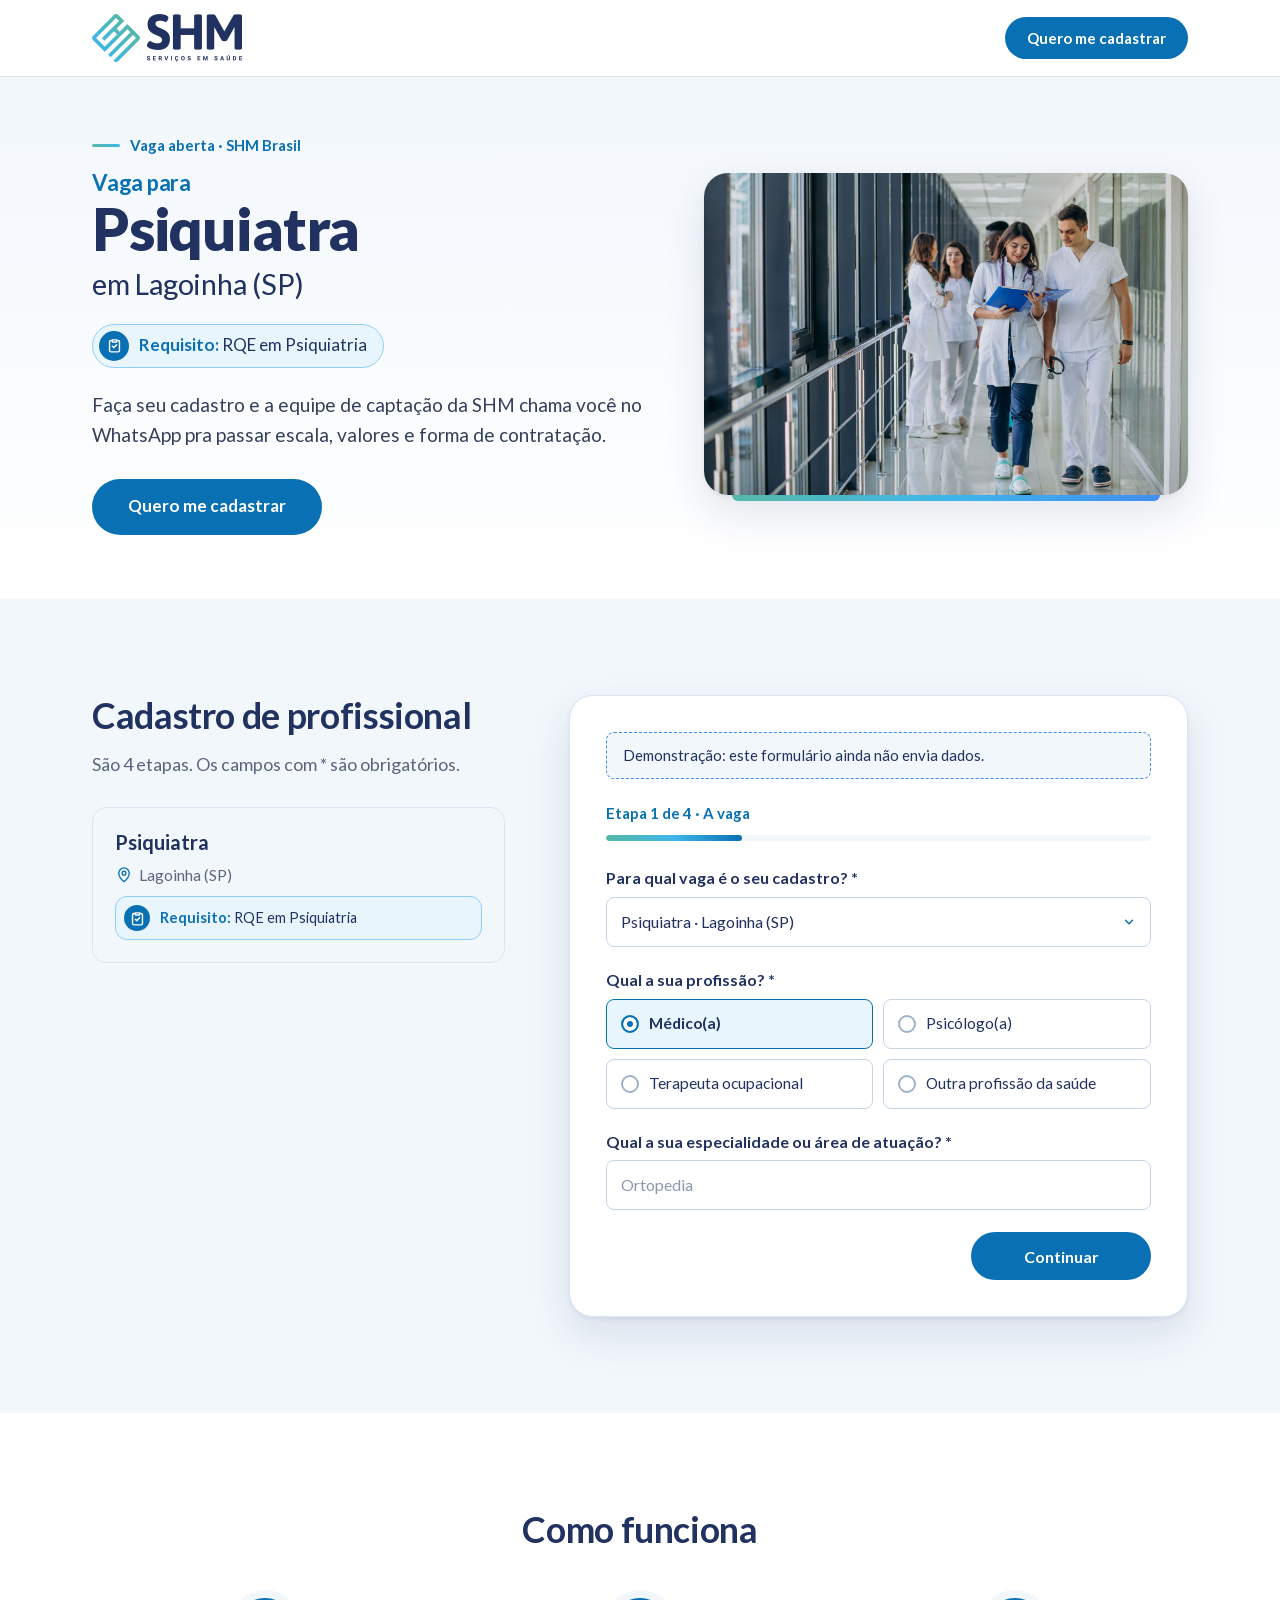
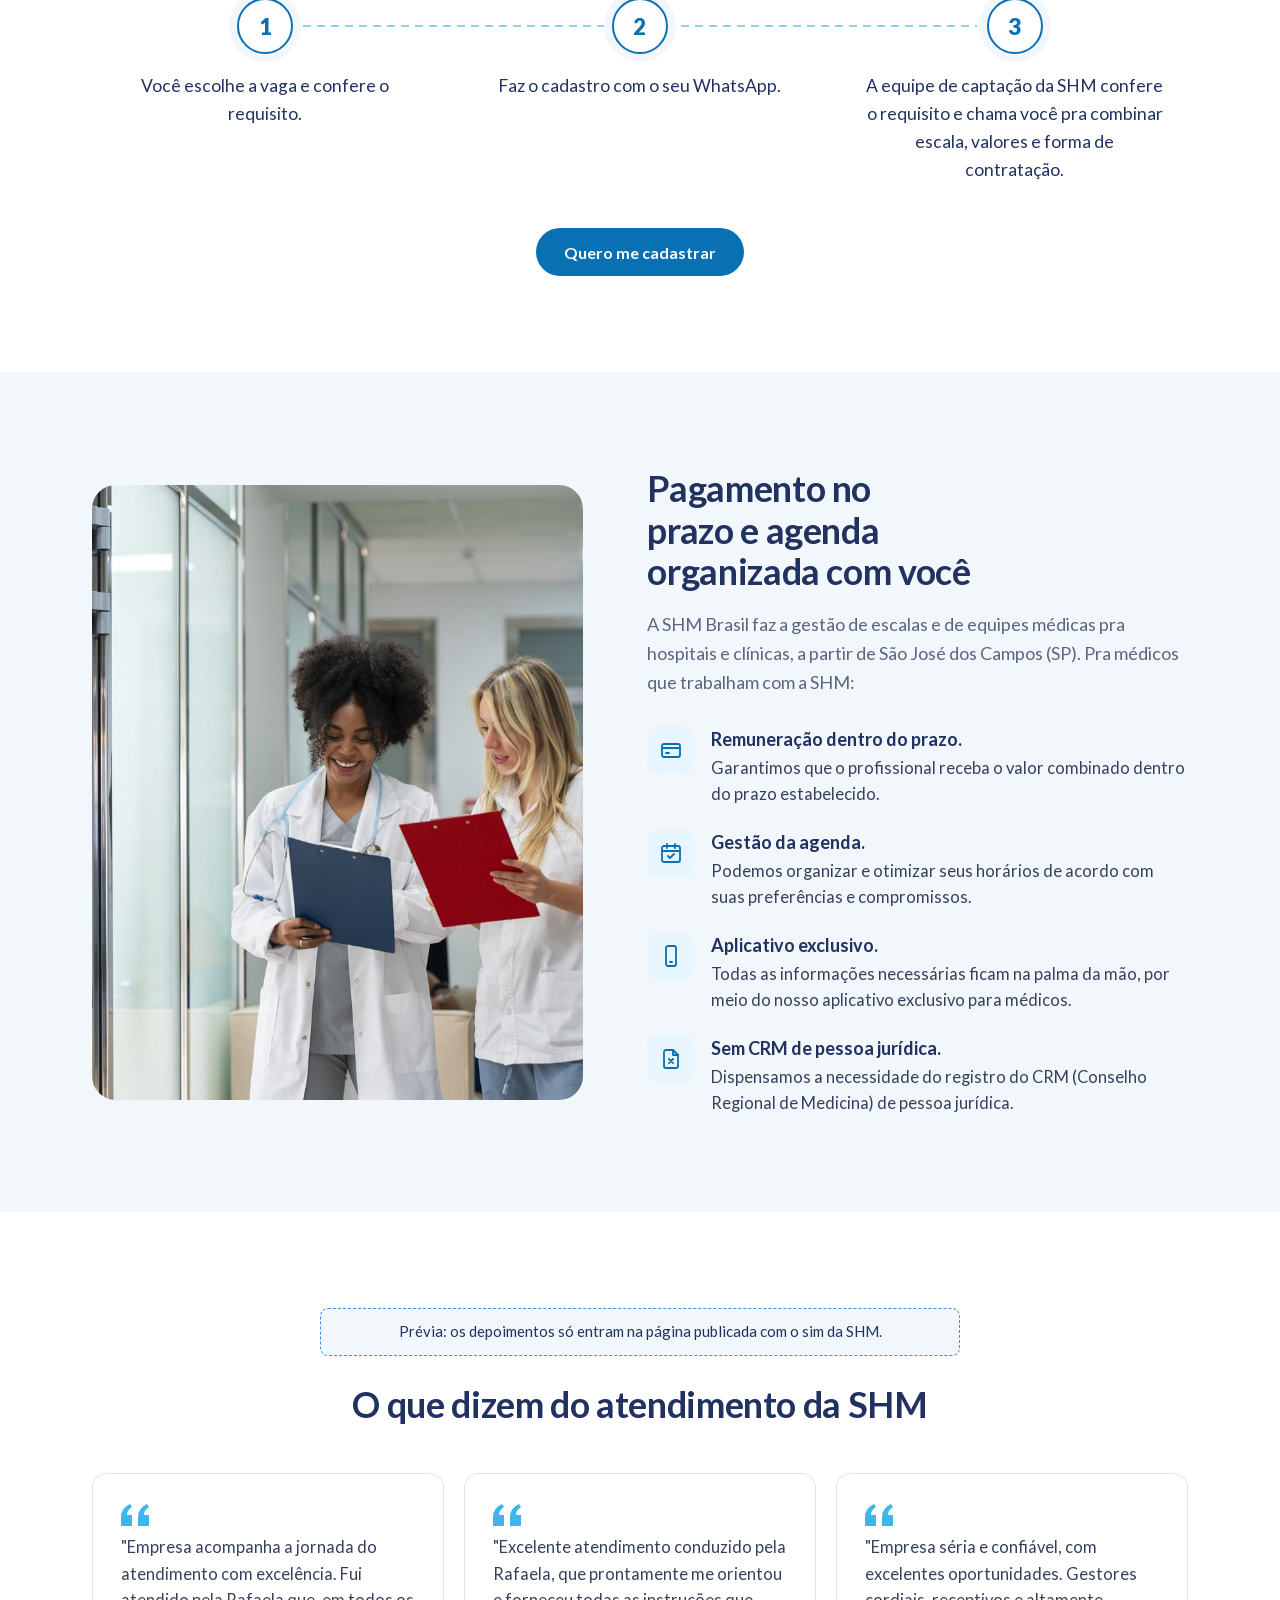
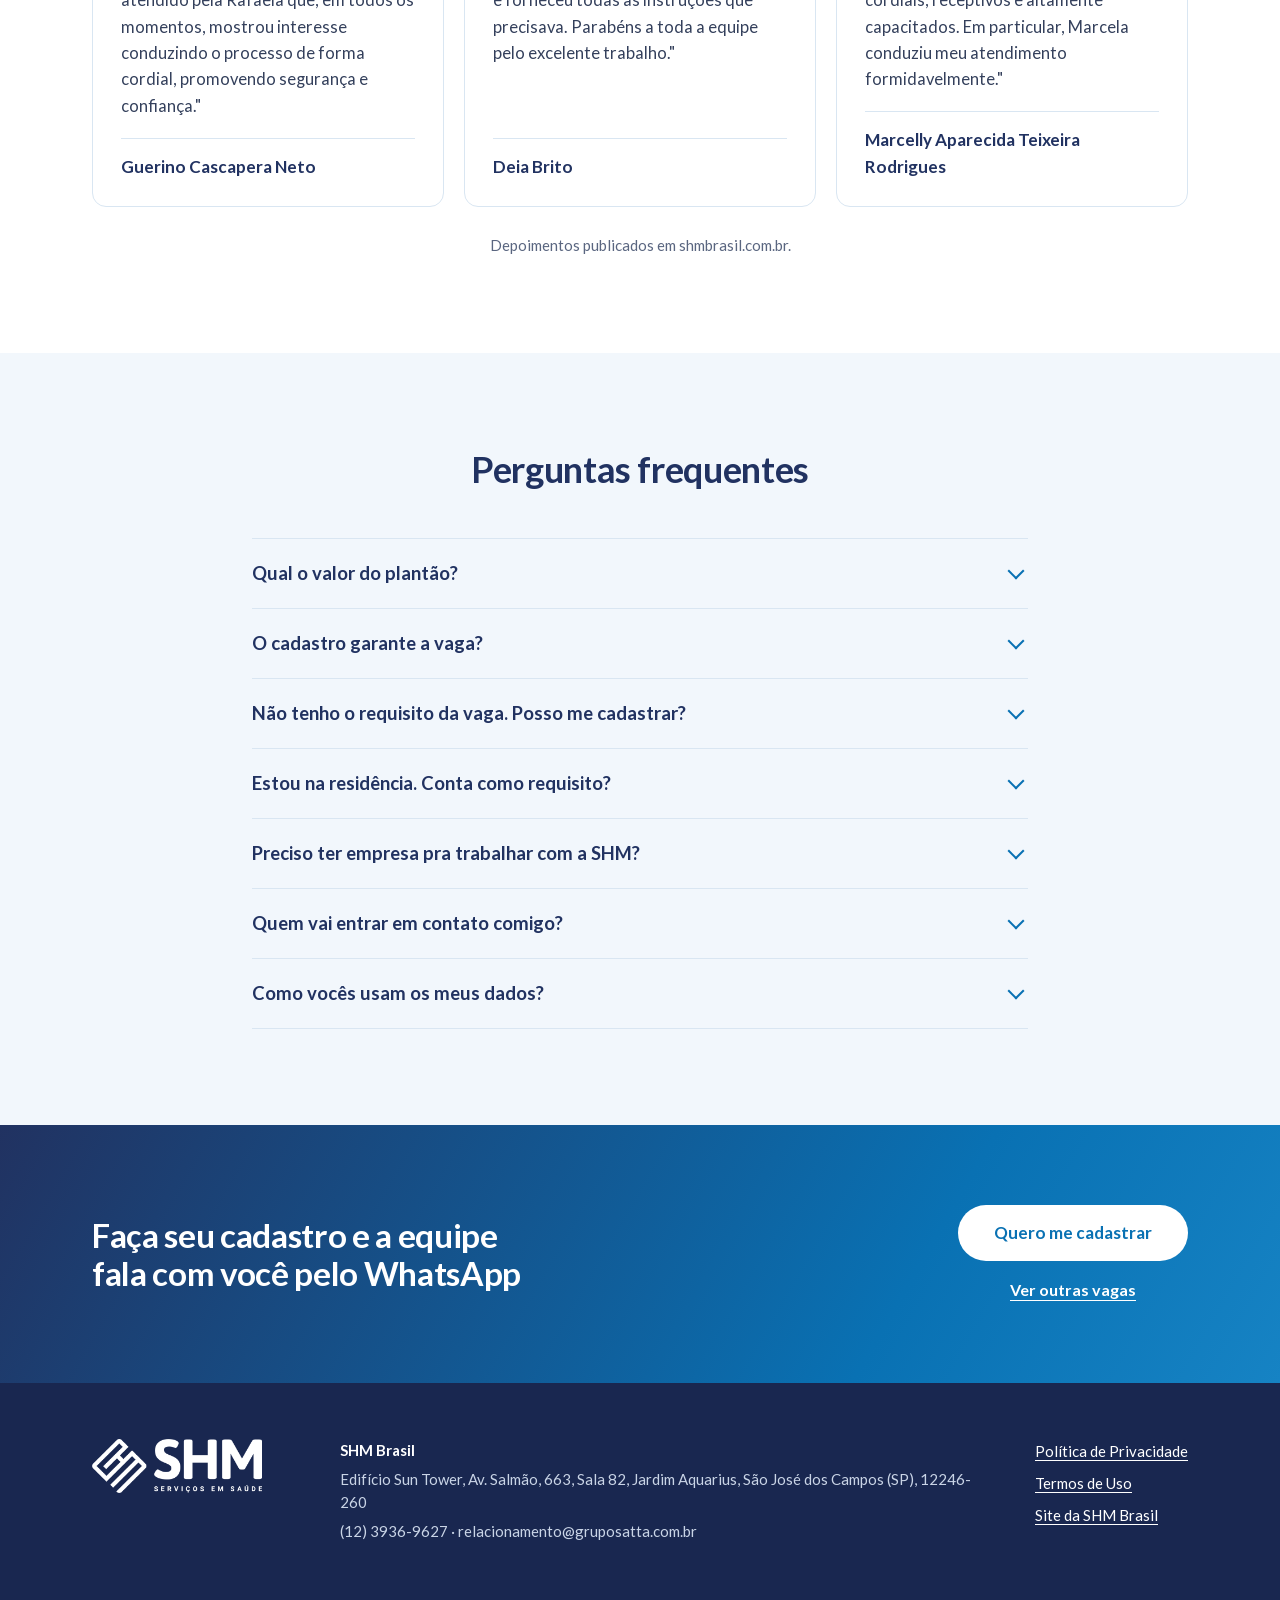
<file: psiquiatra-lagoinha/index.html>
<!doctype html>
<html lang="pt-BR">
<head>
<meta charset="utf-8">
<meta name="viewport" content="width=device-width, initial-scale=1">
<meta name="robots" content="noindex,nofollow">
<title>Vaga para Psiquiatra em Lagoinha (SP) | SHM Brasil</title>
<meta name="description" content="Veja o requisito de cada vaga e candidate-se. A equipe de captação da SHM chama você no WhatsApp.">
<meta name="theme-color" content="#0971b3">
<link rel="icon" href="../assets/img/favicon-shm.png" type="image/png">
<link rel="preload" href="../assets/fonts/lato-400.woff2" as="font" type="font/woff2" crossorigin>
<link rel="preload" href="../assets/fonts/lato-700.woff2" as="font" type="font/woff2" crossorigin>
<script>document.documentElement.classList.add('js')</script>
<link rel="stylesheet" href="../assets/styles.css">
</head>
<body data-pagina-vaga="psiquiatra-lagoinha" data-raiz="../">

<header class="topo">
  <div class="wrap topo__in">
    <a class="topo__logo" href="#topo" aria-label="SHM Brasil, início da página">
      <img src="../assets/img/logo-shm.png" alt="SHM Serviços em Saúde" width="600" height="192">
    </a>
    <a class="btn btn--pri btn--sm" href="#cadastro" data-cta>Quero me cadastrar</a>
  </div>
</header>

<main id="topo">

  <section class="hero hero--vaga" aria-labelledby="hero-titulo">
    <div class="wrap hero__grid">
      <div class="hero__texto">
        <p class="hero__id">Vaga aberta · SHM Brasil</p>
        <h1 id="hero-titulo"><span class="hero__pre">Vaga para</span> <span class="hero__esp">Psiquiatra</span> <span class="hero__onde">em Lagoinha (SP)</span></h1>
        <p class="pilula pilula--hero">
          <span class="pilula__ico" aria-hidden="true"><svg viewBox="0 0 24 24"><path d="M9 4h6v3H9z"/><path d="M15 5h2a2 2 0 0 1 2 2v12a2 2 0 0 1-2 2H7a2 2 0 0 1-2-2V7a2 2 0 0 1 2-2h2"/><path d="m9 13 2 2 4-4"/></svg></span>
          <span class="pilula__txt"><strong>Requisito:</strong> RQE em Psiquiatria</span>
        </p>
        <p class="hero__lead">Faça seu cadastro e a equipe de captação da SHM chama você no WhatsApp pra passar escala, valores e forma de contratação.</p>
        <div class="hero__acoes">
          <a class="btn btn--pri btn--lg" href="#cadastro" data-cta>Quero me cadastrar</a>
        </div>
      </div>
      <figure class="hero__foto">
        <img src="../assets/img/equipe-corredor.jpg" alt="Médicas e médicos de jaleco branco conversando no corredor de um hospital" width="1600" height="1067" fetchpriority="high">
      </figure>
    </div>
  </section>

  <!-- M01 · Formulário -->
  <section class="secao cadastro" id="cadastro" aria-labelledby="cadastro-titulo">
    <div class="wrap cadastro__grid">
      <div class="cadastro__intro">
        <h2 id="cadastro-titulo">Cadastro de profissional</h2>
        <p>São 4 etapas. Os campos com * são obrigatórios.</p>
        <div class="ficha" data-ficha hidden>
          <p class="ficha__titulo" data-ficha-titulo></p>
          <p class="ficha__local"><svg class="ico" viewBox="0 0 24 24" aria-hidden="true"><path d="M12 21s-7-6.1-7-11.5A7 7 0 0 1 19 9.5C19 14.9 12 21 12 21z"/><circle cx="12" cy="9.5" r="2.5"/></svg><span data-ficha-cidade></span></p>
          <p class="pilula">
            <span class="pilula__ico" aria-hidden="true"><svg viewBox="0 0 24 24"><path d="M9 4h6v3H9z"/><path d="M15 5h2a2 2 0 0 1 2 2v12a2 2 0 0 1-2 2H7a2 2 0 0 1-2-2V7a2 2 0 0 1 2-2h2"/><path d="m9 13 2 2 4-4"/></svg></span>
            <span class="pilula__txt"><strong>Requisito:</strong> <span data-ficha-requisito></span></span>
          </p>
        </div>
      </div>

      <form class="form" data-form novalidate>
        <p class="aviso aviso--demo" data-demo hidden>Demonstração: este formulário ainda não envia dados.</p>
        <div class="form__progresso" aria-live="polite">
          <p class="form__etapa" data-etapa-rotulo>Etapa 1 de 4 · A vaga</p>
          <div class="form__barra" aria-hidden="true"><span data-etapa-barra></span></div>
        </div>

        <!-- Etapa 1 · A vaga -->
        <fieldset class="etapa" data-etapa="1">
          <legend class="sr">A vaga</legend>
          <div class="campo">
            <label for="f-vaga">Para qual vaga é o seu cadastro? *</label>
            <select id="f-vaga" name="vaga" required data-select-vaga>
              <option value="">Selecione</option>
            </select>
            <p class="campo__erro" hidden></p>
          </div>
          <div class="campo" role="radiogroup" aria-labelledby="l-prof">
            <p class="campo__rot" id="l-prof">Qual a sua profissão? *</p>
            <div class="opcoes opcoes--2">
              <label class="opcao"><input type="radio" name="profissao" value="medico" required><span>Médico(a)</span></label>
              <label class="opcao"><input type="radio" name="profissao" value="psicologo"><span>Psicólogo(a)</span></label>
              <label class="opcao"><input type="radio" name="profissao" value="to"><span>Terapeuta ocupacional</span></label>
              <label class="opcao"><input type="radio" name="profissao" value="outra"><span>Outra profissão da saúde</span></label>
            </div>
            <p class="campo__erro" hidden></p>
          </div>
          <div class="campo">
            <label for="f-esp">Qual a sua especialidade ou área de atuação? *</label>
            <input id="f-esp" name="especialidade" type="text" placeholder="Ortopedia" autocomplete="off" required>
            <p class="campo__erro" hidden></p>
          </div>
          <div class="form__botoes">
            <button class="btn btn--pri" type="button" data-avancar>Continuar</button>
          </div>
        </fieldset>

        <!-- Etapa 2 · O requisito -->
        <fieldset class="etapa" data-etapa="2" hidden>
          <legend class="sr">O requisito</legend>
          <p class="pede" data-pede hidden>Esta vaga pede: <strong data-pede-txt></strong>.</p>

          <div data-grupo="medico" hidden>
            <div class="campo" role="radiogroup" aria-labelledby="l-rqe">
              <p class="campo__rot" id="l-rqe">Você tem RQE na especialidade? *</p>
              <div class="opcoes">
                <label class="opcao"><input type="radio" name="rqe" value="Sim"><span>Sim</span></label>
                <label class="opcao"><input type="radio" name="rqe" value="Não"><span>Não</span></label>
              </div>
              <p class="campo__erro" hidden></p>
            </div>
            <div class="campo" role="radiogroup" aria-labelledby="l-res">
              <p class="campo__rot" id="l-res">E residência médica na especialidade? *</p>
              <div class="opcoes opcoes--3">
                <label class="opcao"><input type="radio" name="residencia" value="Concluída"><span>Concluída</span></label>
                <label class="opcao"><input type="radio" name="residencia" value="Estou cursando"><span>Estou cursando</span></label>
                <label class="opcao"><input type="radio" name="residencia" value="Não fiz"><span>Não fiz</span></label>
              </div>
              <p class="campo__erro" hidden></p>
            </div>
            <div class="campo" role="radiogroup" aria-labelledby="l-pos">
              <p class="campo__rot" id="l-pos">E pós-graduação na especialidade? *</p>
              <div class="opcoes opcoes--3">
                <label class="opcao"><input type="radio" name="pos" value="Concluída"><span>Concluída</span></label>
                <label class="opcao"><input type="radio" name="pos" value="Estou cursando"><span>Estou cursando</span></label>
                <label class="opcao"><input type="radio" name="pos" value="Não fiz"><span>Não fiz</span></label>
              </div>
              <p class="campo__erro" hidden></p>
            </div>
          </div>

          <div data-grupo="psicologo" hidden>
            <div class="campo" role="radiogroup" aria-labelledby="l-crp">
              <p class="campo__rot" id="l-crp">Seu CRP está ativo? *</p>
              <div class="opcoes">
                <label class="opcao"><input type="radio" name="crp" value="Sim"><span>Sim</span></label>
                <label class="opcao"><input type="radio" name="crp" value="Não"><span>Não</span></label>
              </div>
              <p class="campo__erro" hidden></p>
            </div>
            <div class="campo" role="radiogroup" aria-labelledby="l-libras">
              <p class="campo__rot" id="l-libras">Você tem certificação em Libras? *</p>
              <div class="opcoes">
                <label class="opcao"><input type="radio" name="libras" value="Sim"><span>Sim</span></label>
                <label class="opcao"><input type="radio" name="libras" value="Não"><span>Não</span></label>
              </div>
              <p class="campo__erro" hidden></p>
            </div>
          </div>

          <div data-grupo="to" hidden>
            <div class="campo" role="radiogroup" aria-labelledby="l-formado">
              <p class="campo__rot" id="l-formado">Você é terapeuta ocupacional formado(a)? *</p>
              <div class="opcoes">
                <label class="opcao"><input type="radio" name="formado" value="Sim"><span>Sim</span></label>
                <label class="opcao"><input type="radio" name="formado" value="Ainda estou estudando"><span>Ainda estou estudando</span></label>
              </div>
              <p class="campo__erro" hidden></p>
            </div>
          </div>

          <p class="aviso aviso--requisito" data-aviso-requisito hidden>Esta vaga pede <span data-aviso-txt></span>. Você pode enviar o cadastro mesmo assim: ele fica com a equipe pra vagas que aceitem o seu perfil.</p>

          <div class="form__botoes">
            <button class="btn btn--volta" type="button" data-voltar>Voltar</button>
            <button class="btn btn--pri" type="button" data-avancar>Continuar</button>
          </div>
        </fieldset>

        <!-- Etapa 3 · Onde você está -->
        <fieldset class="etapa" data-etapa="3" hidden>
          <legend class="sr">Onde você está</legend>
          <div class="campo">
            <label for="f-cidade">Cidade onde você mora *</label>
            <input id="f-cidade" name="cidade" type="text" autocomplete="address-level2" required>
            <p class="campo__erro" hidden></p>
          </div>
          <div class="campo">
            <label for="f-uf">Estado (UF) *</label>
            <select id="f-uf" name="uf" required>
              <option value="">Selecione</option>
              <option>AC</option><option>AL</option><option>AP</option><option>AM</option><option>BA</option><option>CE</option><option>DF</option><option>ES</option><option>GO</option><option>MA</option><option>MT</option><option>MS</option><option>MG</option><option>PA</option><option>PB</option><option>PR</option><option>PE</option><option>PI</option><option>RJ</option><option>RN</option><option>RS</option><option>RO</option><option>RR</option><option>SC</option><option>SP</option><option>SE</option><option>TO</option>
            </select>
            <p class="campo__erro" hidden></p>
          </div>
          <div class="form__botoes">
            <button class="btn btn--volta" type="button" data-voltar>Voltar</button>
            <button class="btn btn--pri" type="button" data-avancar>Continuar</button>
          </div>
        </fieldset>

        <!-- Etapa 4 · Seu contato -->
        <fieldset class="etapa" data-etapa="4" hidden>
          <legend class="sr">Seu contato</legend>
          <div class="campo">
            <label for="f-nome">Nome completo *</label>
            <input id="f-nome" name="nome" type="text" autocomplete="name" required>
            <p class="campo__erro" hidden></p>
          </div>
          <div class="campo">
            <label for="f-whats">WhatsApp com DDD *</label>
            <input id="f-whats" name="whatsapp" type="tel" inputmode="numeric" autocomplete="tel-national" placeholder="(12) 99999-9999" required>
            <p class="campo__erro" hidden></p>
          </div>
          <div class="campo">
            <label for="f-email">E-mail <span class="opc">(opcional)</span></label>
            <input id="f-email" name="email" type="email" autocomplete="email">
            <p class="campo__erro" hidden></p>
          </div>
          <div class="campo" role="radiogroup" aria-labelledby="l-hora">
            <p class="campo__rot" id="l-hora">Melhor horário pra falarmos com você <span class="opc">(opcional)</span></p>
            <div class="opcoes opcoes--3">
              <label class="opcao"><input type="radio" name="horario" value="Manhã"><span>Manhã</span></label>
              <label class="opcao"><input type="radio" name="horario" value="Tarde"><span>Tarde</span></label>
              <label class="opcao"><input type="radio" name="horario" value="Noite"><span>Noite</span></label>
            </div>
          </div>
          <div class="campo campo--check">
            <label class="check"><input type="checkbox" name="autorizacao" value="sim" required><span>Autorizo a SHM Brasil a usar meus dados pra falar comigo sobre vagas, conforme a <a href="https://shmbrasil.com.br/politica-de-privacidade" target="_blank" rel="noopener">Política de Privacidade</a>. *</span></label>
            <p class="campo__erro" hidden></p>
          </div>
          <p class="aviso aviso--falha" data-falha hidden>Não conseguimos enviar agora. Tente de novo em instantes ou fale com a equipe pelo WhatsApp (12) 3936-9627.</p>
          <div class="form__botoes">
            <button class="btn btn--volta" type="button" data-voltar>Voltar</button>
            <button class="btn btn--pri" type="submit" data-enviar>Enviar cadastro</button>
          </div>
          <p class="form__apoio">O cadastro não confirma vaga nem plantão. A equipe confere o requisito e fala com você pelo WhatsApp.</p>
        </fieldset>
      </form>
    </div>
  </section>

  <!-- C03 · Como funciona -->
  <section class="secao secao--suave" aria-labelledby="como-titulo">
    <div class="wrap">
      <header class="secao__cab">
        <h2 id="como-titulo">Como funciona</h2>
      </header>
      <ol class="passos">
        <li class="passo"><span class="passo__n" aria-hidden="true">1</span><p>Você escolhe a vaga e confere o requisito.</p></li>
        <li class="passo"><span class="passo__n" aria-hidden="true">2</span><p>Faz o cadastro com o seu WhatsApp.</p></li>
        <li class="passo"><span class="passo__n" aria-hidden="true">3</span><p>A equipe de captação da SHM confere o requisito e chama você pra combinar escala, valores e forma de contratação.</p></li>
      </ol>
      <div class="centro"><a class="btn btn--pri" href="#cadastro" data-cta>Quero me cadastrar</a></div>
    </div>
  </section>

  <!-- C04 · Por que a SHM (só versão geral e vagas de médico) -->
  <section class="secao porque" data-c04 aria-labelledby="porque-titulo">
    <div class="wrap porque__grid">
      <figure class="porque__foto">
        <img src="../assets/img/medicas-clinica.jpg" alt="Duas médicas de jaleco conferindo pranchetas no corredor de uma clínica" width="1400" height="933" loading="lazy">
      </figure>
      <div class="porque__texto">
        <h2 id="porque-titulo">Pagamento no prazo e agenda organizada com você</h2>
        <p class="porque__lead">A SHM Brasil faz a gestão de escalas e de equipes médicas pra hospitais e clínicas, a partir de São José dos Campos (SP). Pra médicos que trabalham com a SHM:</p>
        <ul class="vantagens">
          <li>
            <span class="vantagens__ico" aria-hidden="true"><svg viewBox="0 0 24 24"><rect x="3" y="6" width="18" height="13" rx="2"/><path d="M3 10h18"/><path d="M7 15h3"/></svg></span>
            <p><strong>Remuneração dentro do prazo.</strong> Garantimos que o profissional receba o valor combinado dentro do prazo estabelecido.</p>
          </li>
          <li>
            <span class="vantagens__ico" aria-hidden="true"><svg viewBox="0 0 24 24"><rect x="3" y="5" width="18" height="16" rx="2"/><path d="M3 10h18M8 3v4M16 3v4"/><path d="m9 15 2 2 4-4"/></svg></span>
            <p><strong>Gestão da agenda.</strong> Podemos organizar e otimizar seus horários de acordo com suas preferências e compromissos.</p>
          </li>
          <li>
            <span class="vantagens__ico" aria-hidden="true"><svg viewBox="0 0 24 24"><rect x="7" y="2" width="10" height="20" rx="2"/><path d="M11 18h2"/></svg></span>
            <p><strong>Aplicativo exclusivo.</strong> Todas as informações necessárias ficam na palma da mão, por meio do nosso aplicativo exclusivo para médicos.</p>
          </li>
          <li>
            <span class="vantagens__ico" aria-hidden="true"><svg viewBox="0 0 24 24"><path d="M14 3H7a2 2 0 0 0-2 2v14a2 2 0 0 0 2 2h10a2 2 0 0 0 2-2V8z"/><path d="M14 3v5h5"/><path d="m10 12 4 4M14 12l-4 4"/></svg></span>
            <p><strong>Sem CRM de pessoa jurídica.</strong> Dispensamos a necessidade do registro do CRM (Conselho Regional de Medicina) de pessoa jurídica.</p>
          </li>
        </ul>
      </div>
    </div>
  </section>

  <!-- C05 · Depoimentos (só com o sim da SHM: MOSTRAR_DEPOIMENTOS) -->
  <section class="secao secao--suave depo" data-c05 aria-labelledby="depo-titulo">
    <div class="wrap">
      <p class="aviso aviso--pend" data-pend hidden>Prévia: os depoimentos só entram na página publicada com o sim da SHM.</p>
      <header class="secao__cab">
        <h2 id="depo-titulo">O que dizem do atendimento da SHM</h2>
      </header>
      <ul class="depos">
        <li class="depo__card">
          <blockquote><p>"Empresa acompanha a jornada do atendimento com excelência. Fui atendido pela Rafaela que, em todos os momentos, mostrou interesse conduzindo o processo de forma cordial, promovendo segurança e confiança."</p></blockquote>
          <p class="depo__nome">Guerino Cascapera Neto</p>
        </li>
        <li class="depo__card">
          <blockquote><p>"Excelente atendimento conduzido pela Rafaela, que prontamente me orientou e forneceu todas as instruções que precisava. Parabéns a toda a equipe pelo excelente trabalho."</p></blockquote>
          <p class="depo__nome">Deia Brito</p>
        </li>
        <li class="depo__card">
          <blockquote><p>"Empresa séria e confiável, com excelentes oportunidades. Gestores cordiais, receptivos e altamente capacitados. Em particular, Marcela conduziu meu atendimento formidavelmente."</p></blockquote>
          <p class="depo__nome">Marcelly Aparecida Teixeira Rodrigues</p>
        </li>
      </ul>
      <p class="depo__fonte">Depoimentos publicados em shmbrasil.com.br.</p>
    </div>
  </section>

  <!-- C06 · Perguntas frequentes -->
  <section class="secao faq" aria-labelledby="faq-titulo">
    <div class="wrap wrap--estreito">
      <header class="secao__cab">
        <h2 id="faq-titulo">Perguntas frequentes</h2>
      </header>
      <div class="faq__lista">
        <details><summary>Qual o valor do plantão?</summary><p>Depende da vaga, da escala e da forma de contratação. A equipe passa os valores no contato, antes de qualquer compromisso.</p></details>
        <details><summary>O cadastro garante a vaga?</summary><p>Não. O cadastro é o primeiro passo: a equipe confere o requisito, conversa com você, e só depois a vaga e a escala são combinadas.</p></details>
        <details><summary>Não tenho o requisito da vaga. Posso me cadastrar?</summary><p>Pode. Quem atende ao requisito é chamado primeiro pra aquela vaga, e o seu cadastro fica com a equipe pra vagas que aceitem o seu perfil.</p></details>
        <details><summary>Estou na residência. Conta como requisito?</summary><p>Nas vagas que pedem residência, conta a residência concluída. Se você ainda está cursando, marque "Estou cursando" no formulário.</p></details>
        <details><summary>Preciso ter empresa pra trabalhar com a SHM?</summary><p>A forma de contratação depende da vaga e é explicada no contato. A SHM não exige o registro da sua empresa no CRM.</p></details>
        <details><summary>Quem vai entrar em contato comigo?</summary><p>A equipe de captação da SHM, pelo WhatsApp que você informar no cadastro.</p></details>
        <details><summary>Como vocês usam os meus dados?</summary><p>Pra falar com você sobre vagas da SHM. Os detalhes estão na <a href="https://shmbrasil.com.br/politica-de-privacidade" target="_blank" rel="noopener">Política de Privacidade</a> da SHM Brasil.</p></details>
      </div>
    </div>
  </section>

  <!-- C07 · Chamada final -->
  <section class="final" aria-labelledby="final-titulo">
    <div class="wrap final__in">
      <h2 id="final-titulo">Faça seu cadastro e a equipe fala com você pelo WhatsApp</h2>
      <div class="final__acoes">
        <a class="btn btn--branco btn--lg" href="#cadastro" data-cta>Quero me cadastrar</a>
        <a class="link-apoio link-apoio--branco" href="../#vagas">Ver outras vagas</a>
      </div>
    </div>
  </section>
</main>

<!-- R01 · Rodapé -->
<footer class="rodape">
  <div class="wrap rodape__grid">
    <img class="rodape__logo" src="../assets/img/logo-shm-branco.png" alt="SHM Serviços em Saúde" width="600" height="192">
    <div class="rodape__dados">
      <p><strong>SHM Brasil</strong></p>
      <p>Edifício Sun Tower, Av. Salmão, 663, Sala 82, Jardim Aquarius, São José dos Campos (SP), 12246-260</p>
      <p>(12) 3936-9627 · relacionamento@gruposatta.com.br</p>
      <p data-cnpj hidden></p>
    </div>
    <nav class="rodape__links" aria-label="Links da SHM Brasil">
      <a href="https://shmbrasil.com.br/politica-de-privacidade" target="_blank" rel="noopener">Política de Privacidade</a>
      <a href="https://shmbrasil.com.br/termos-de-uso" target="_blank" rel="noopener">Termos de Uso</a>
      <a href="https://shmbrasil.com.br" target="_blank" rel="noopener">Site da SHM Brasil</a>
    </nav>
  </div>
</footer>

<div class="cta-fixo" data-cta-fixo aria-hidden="true">
  <a class="btn btn--pri btn--bloco" href="#cadastro" data-cta tabindex="-1">Quero me cadastrar</a>
</div>

<script src="../assets/config.js"></script>
<script src="../assets/app.js"></script>
</body>
</html>
</file>
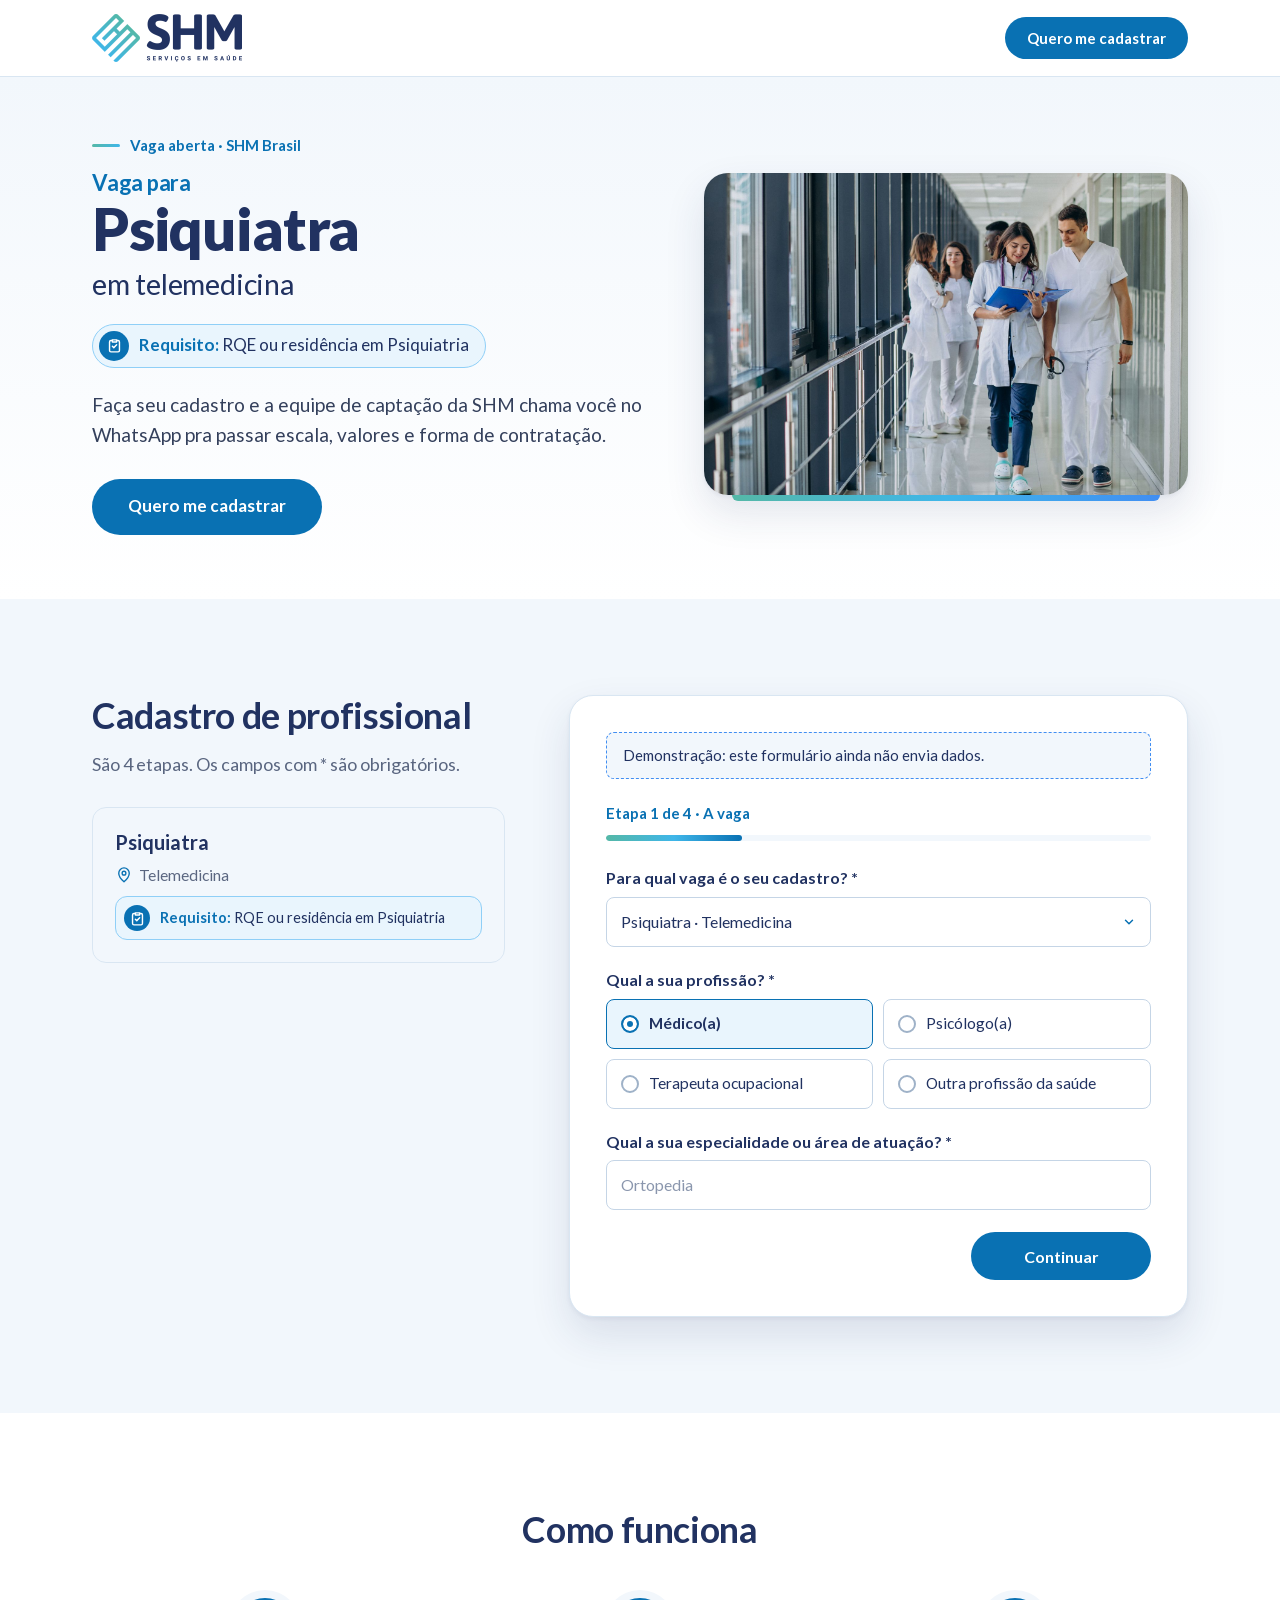
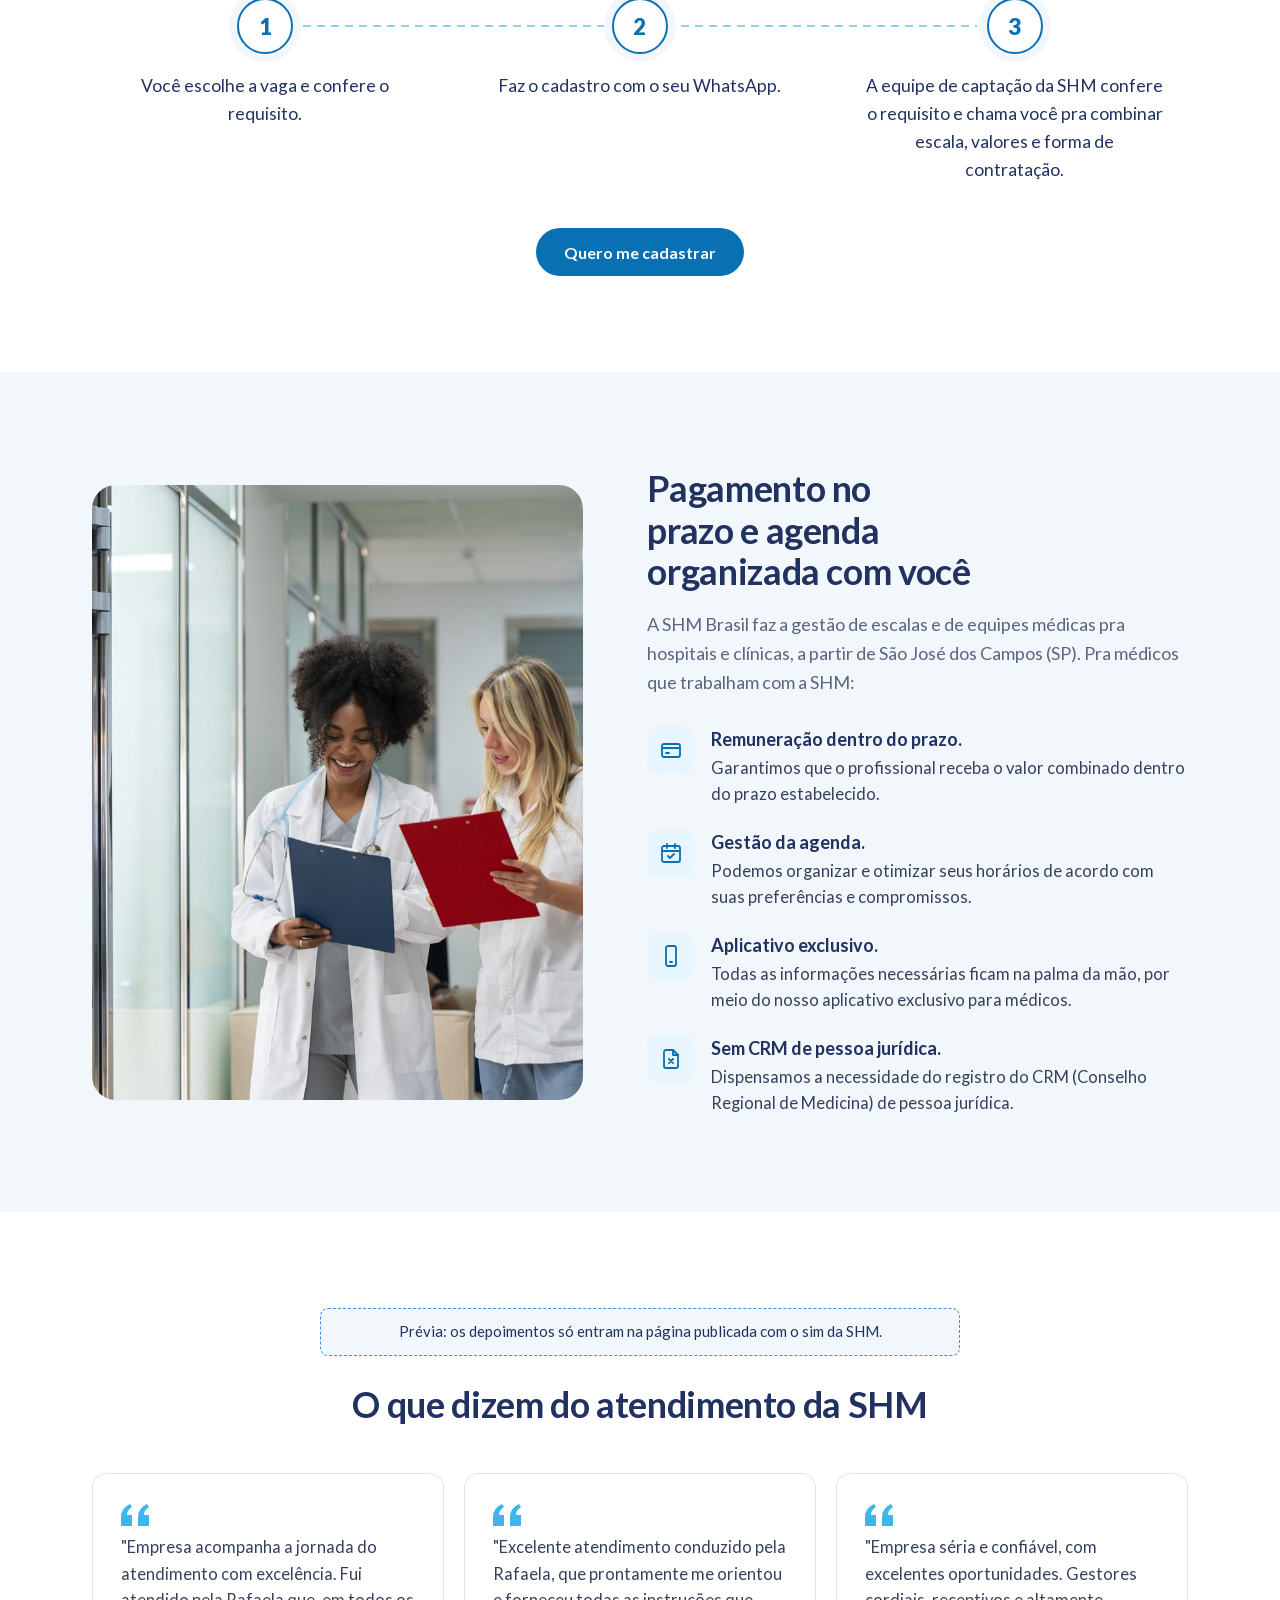
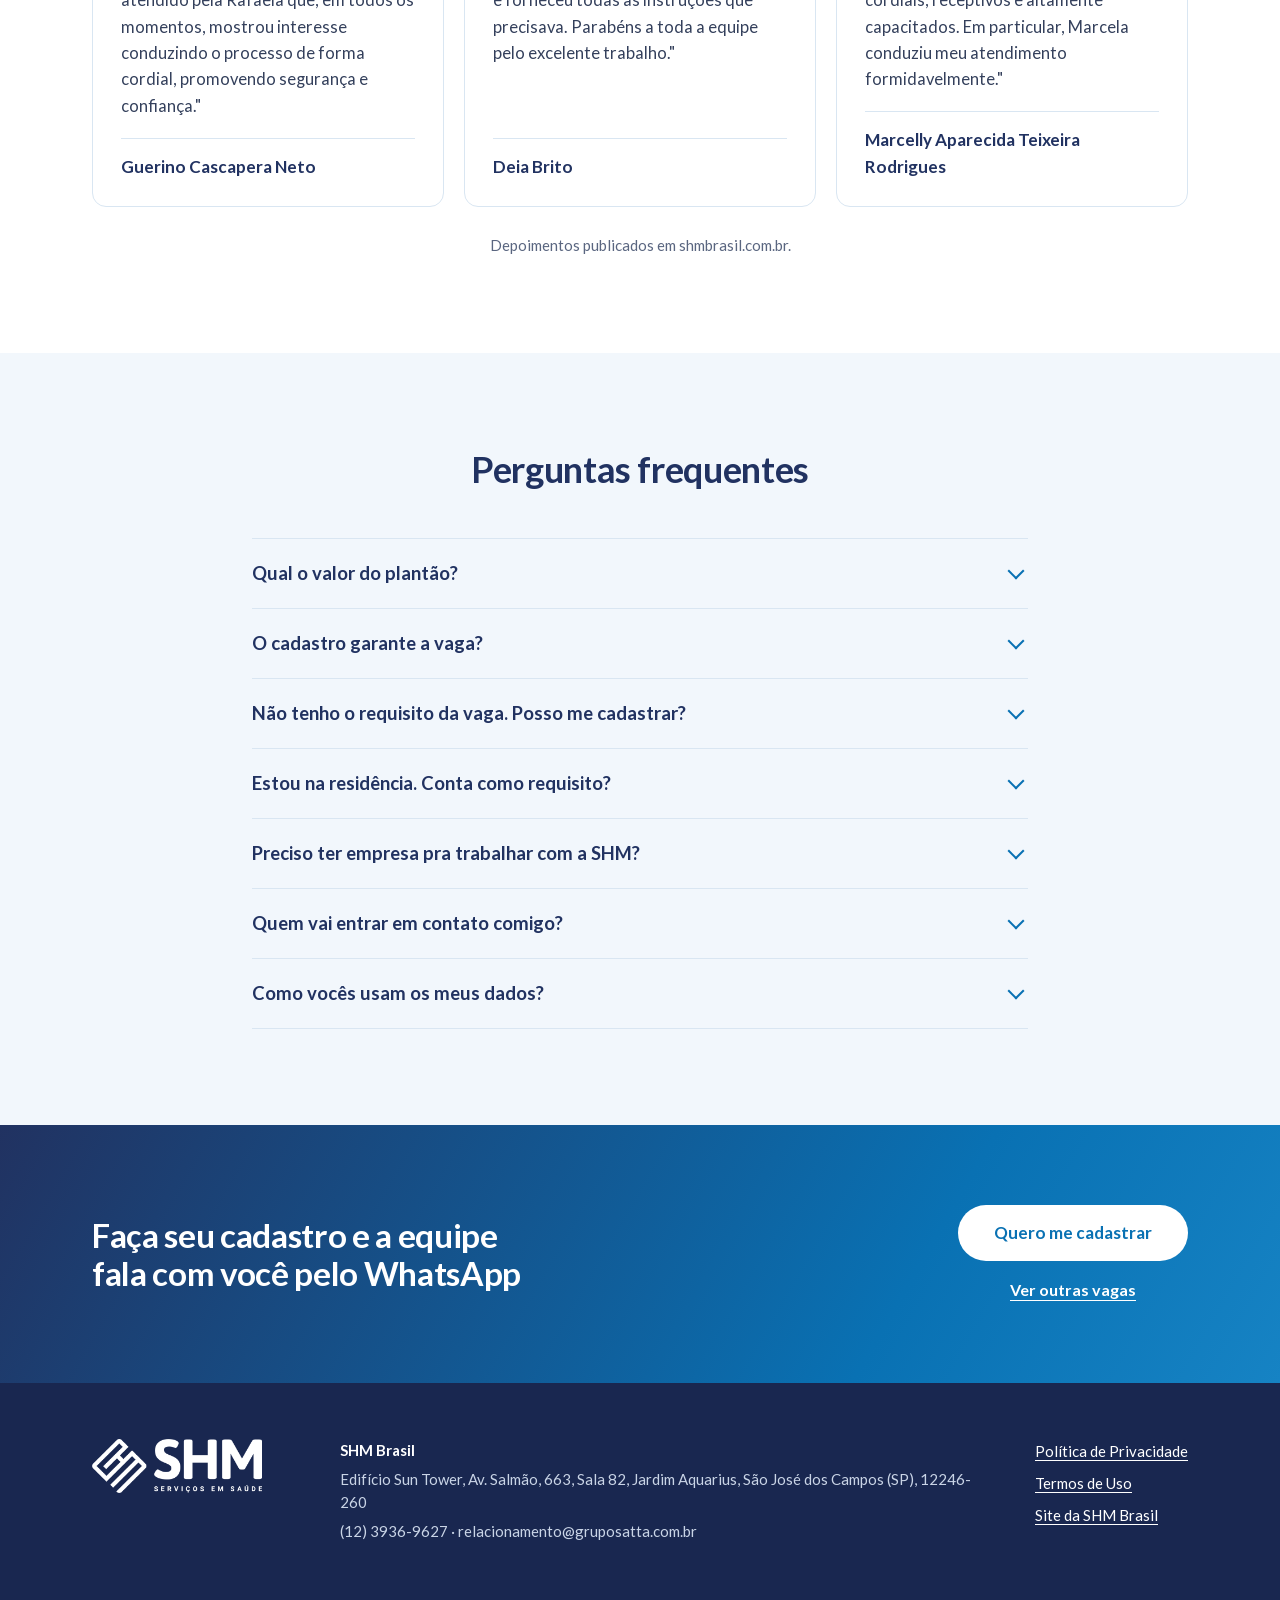
<file: psiquiatra-telemedicina/index.html>
<!doctype html>
<html lang="pt-BR">
<head>
<meta charset="utf-8">
<meta name="viewport" content="width=device-width, initial-scale=1">
<meta name="robots" content="noindex,nofollow">
<title>Vaga para Psiquiatra em telemedicina | SHM Brasil</title>
<meta name="description" content="Veja o requisito de cada vaga e candidate-se. A equipe de captação da SHM chama você no WhatsApp.">
<meta name="theme-color" content="#0971b3">
<link rel="icon" href="../assets/img/favicon-shm.png" type="image/png">
<link rel="preload" href="../assets/fonts/lato-400.woff2" as="font" type="font/woff2" crossorigin>
<link rel="preload" href="../assets/fonts/lato-700.woff2" as="font" type="font/woff2" crossorigin>
<script>document.documentElement.classList.add('js')</script>
<link rel="stylesheet" href="../assets/styles.css">
</head>
<body data-pagina-vaga="psiquiatra-telemedicina" data-raiz="../">

<header class="topo">
  <div class="wrap topo__in">
    <a class="topo__logo" href="#topo" aria-label="SHM Brasil, início da página">
      <img src="../assets/img/logo-shm.png" alt="SHM Serviços em Saúde" width="600" height="192">
    </a>
    <a class="btn btn--pri btn--sm" href="#cadastro" data-cta>Quero me cadastrar</a>
  </div>
</header>

<main id="topo">

  <section class="hero hero--vaga" aria-labelledby="hero-titulo">
    <div class="wrap hero__grid">
      <div class="hero__texto">
        <p class="hero__id">Vaga aberta · SHM Brasil</p>
        <h1 id="hero-titulo"><span class="hero__pre">Vaga para</span> <span class="hero__esp">Psiquiatra</span> <span class="hero__onde">em telemedicina</span></h1>
        <p class="pilula pilula--hero">
          <span class="pilula__ico" aria-hidden="true"><svg viewBox="0 0 24 24"><path d="M9 4h6v3H9z"/><path d="M15 5h2a2 2 0 0 1 2 2v12a2 2 0 0 1-2 2H7a2 2 0 0 1-2-2V7a2 2 0 0 1 2-2h2"/><path d="m9 13 2 2 4-4"/></svg></span>
          <span class="pilula__txt"><strong>Requisito:</strong> RQE ou residência em Psiquiatria</span>
        </p>
        <p class="hero__lead">Faça seu cadastro e a equipe de captação da SHM chama você no WhatsApp pra passar escala, valores e forma de contratação.</p>
        <div class="hero__acoes">
          <a class="btn btn--pri btn--lg" href="#cadastro" data-cta>Quero me cadastrar</a>
        </div>
      </div>
      <figure class="hero__foto">
        <img src="../assets/img/equipe-corredor.jpg" alt="Médicas e médicos de jaleco branco conversando no corredor de um hospital" width="1600" height="1067" fetchpriority="high">
      </figure>
    </div>
  </section>

  <!-- M01 · Formulário -->
  <section class="secao cadastro" id="cadastro" aria-labelledby="cadastro-titulo">
    <div class="wrap cadastro__grid">
      <div class="cadastro__intro">
        <h2 id="cadastro-titulo">Cadastro de profissional</h2>
        <p>São 4 etapas. Os campos com * são obrigatórios.</p>
        <div class="ficha" data-ficha hidden>
          <p class="ficha__titulo" data-ficha-titulo></p>
          <p class="ficha__local"><svg class="ico" viewBox="0 0 24 24" aria-hidden="true"><path d="M12 21s-7-6.1-7-11.5A7 7 0 0 1 19 9.5C19 14.9 12 21 12 21z"/><circle cx="12" cy="9.5" r="2.5"/></svg><span data-ficha-cidade></span></p>
          <p class="pilula">
            <span class="pilula__ico" aria-hidden="true"><svg viewBox="0 0 24 24"><path d="M9 4h6v3H9z"/><path d="M15 5h2a2 2 0 0 1 2 2v12a2 2 0 0 1-2 2H7a2 2 0 0 1-2-2V7a2 2 0 0 1 2-2h2"/><path d="m9 13 2 2 4-4"/></svg></span>
            <span class="pilula__txt"><strong>Requisito:</strong> <span data-ficha-requisito></span></span>
          </p>
        </div>
      </div>

      <form class="form" data-form novalidate>
        <p class="aviso aviso--demo" data-demo hidden>Demonstração: este formulário ainda não envia dados.</p>
        <div class="form__progresso" aria-live="polite">
          <p class="form__etapa" data-etapa-rotulo>Etapa 1 de 4 · A vaga</p>
          <div class="form__barra" aria-hidden="true"><span data-etapa-barra></span></div>
        </div>

        <!-- Etapa 1 · A vaga -->
        <fieldset class="etapa" data-etapa="1">
          <legend class="sr">A vaga</legend>
          <div class="campo">
            <label for="f-vaga">Para qual vaga é o seu cadastro? *</label>
            <select id="f-vaga" name="vaga" required data-select-vaga>
              <option value="">Selecione</option>
            </select>
            <p class="campo__erro" hidden></p>
          </div>
          <div class="campo" role="radiogroup" aria-labelledby="l-prof">
            <p class="campo__rot" id="l-prof">Qual a sua profissão? *</p>
            <div class="opcoes opcoes--2">
              <label class="opcao"><input type="radio" name="profissao" value="medico" required><span>Médico(a)</span></label>
              <label class="opcao"><input type="radio" name="profissao" value="psicologo"><span>Psicólogo(a)</span></label>
              <label class="opcao"><input type="radio" name="profissao" value="to"><span>Terapeuta ocupacional</span></label>
              <label class="opcao"><input type="radio" name="profissao" value="outra"><span>Outra profissão da saúde</span></label>
            </div>
            <p class="campo__erro" hidden></p>
          </div>
          <div class="campo">
            <label for="f-esp">Qual a sua especialidade ou área de atuação? *</label>
            <input id="f-esp" name="especialidade" type="text" placeholder="Ortopedia" autocomplete="off" required>
            <p class="campo__erro" hidden></p>
          </div>
          <div class="form__botoes">
            <button class="btn btn--pri" type="button" data-avancar>Continuar</button>
          </div>
        </fieldset>

        <!-- Etapa 2 · O requisito -->
        <fieldset class="etapa" data-etapa="2" hidden>
          <legend class="sr">O requisito</legend>
          <p class="pede" data-pede hidden>Esta vaga pede: <strong data-pede-txt></strong>.</p>

          <div data-grupo="medico" hidden>
            <div class="campo" role="radiogroup" aria-labelledby="l-rqe">
              <p class="campo__rot" id="l-rqe">Você tem RQE na especialidade? *</p>
              <div class="opcoes">
                <label class="opcao"><input type="radio" name="rqe" value="Sim"><span>Sim</span></label>
                <label class="opcao"><input type="radio" name="rqe" value="Não"><span>Não</span></label>
              </div>
              <p class="campo__erro" hidden></p>
            </div>
            <div class="campo" role="radiogroup" aria-labelledby="l-res">
              <p class="campo__rot" id="l-res">E residência médica na especialidade? *</p>
              <div class="opcoes opcoes--3">
                <label class="opcao"><input type="radio" name="residencia" value="Concluída"><span>Concluída</span></label>
                <label class="opcao"><input type="radio" name="residencia" value="Estou cursando"><span>Estou cursando</span></label>
                <label class="opcao"><input type="radio" name="residencia" value="Não fiz"><span>Não fiz</span></label>
              </div>
              <p class="campo__erro" hidden></p>
            </div>
            <div class="campo" role="radiogroup" aria-labelledby="l-pos">
              <p class="campo__rot" id="l-pos">E pós-graduação na especialidade? *</p>
              <div class="opcoes opcoes--3">
                <label class="opcao"><input type="radio" name="pos" value="Concluída"><span>Concluída</span></label>
                <label class="opcao"><input type="radio" name="pos" value="Estou cursando"><span>Estou cursando</span></label>
                <label class="opcao"><input type="radio" name="pos" value="Não fiz"><span>Não fiz</span></label>
              </div>
              <p class="campo__erro" hidden></p>
            </div>
          </div>

          <div data-grupo="psicologo" hidden>
            <div class="campo" role="radiogroup" aria-labelledby="l-crp">
              <p class="campo__rot" id="l-crp">Seu CRP está ativo? *</p>
              <div class="opcoes">
                <label class="opcao"><input type="radio" name="crp" value="Sim"><span>Sim</span></label>
                <label class="opcao"><input type="radio" name="crp" value="Não"><span>Não</span></label>
              </div>
              <p class="campo__erro" hidden></p>
            </div>
            <div class="campo" role="radiogroup" aria-labelledby="l-libras">
              <p class="campo__rot" id="l-libras">Você tem certificação em Libras? *</p>
              <div class="opcoes">
                <label class="opcao"><input type="radio" name="libras" value="Sim"><span>Sim</span></label>
                <label class="opcao"><input type="radio" name="libras" value="Não"><span>Não</span></label>
              </div>
              <p class="campo__erro" hidden></p>
            </div>
          </div>

          <div data-grupo="to" hidden>
            <div class="campo" role="radiogroup" aria-labelledby="l-formado">
              <p class="campo__rot" id="l-formado">Você é terapeuta ocupacional formado(a)? *</p>
              <div class="opcoes">
                <label class="opcao"><input type="radio" name="formado" value="Sim"><span>Sim</span></label>
                <label class="opcao"><input type="radio" name="formado" value="Ainda estou estudando"><span>Ainda estou estudando</span></label>
              </div>
              <p class="campo__erro" hidden></p>
            </div>
          </div>

          <p class="aviso aviso--requisito" data-aviso-requisito hidden>Esta vaga pede <span data-aviso-txt></span>. Você pode enviar o cadastro mesmo assim: ele fica com a equipe pra vagas que aceitem o seu perfil.</p>

          <div class="form__botoes">
            <button class="btn btn--volta" type="button" data-voltar>Voltar</button>
            <button class="btn btn--pri" type="button" data-avancar>Continuar</button>
          </div>
        </fieldset>

        <!-- Etapa 3 · Onde você está -->
        <fieldset class="etapa" data-etapa="3" hidden>
          <legend class="sr">Onde você está</legend>
          <div class="campo">
            <label for="f-cidade">Cidade onde você mora *</label>
            <input id="f-cidade" name="cidade" type="text" autocomplete="address-level2" required>
            <p class="campo__erro" hidden></p>
          </div>
          <div class="campo">
            <label for="f-uf">Estado (UF) *</label>
            <select id="f-uf" name="uf" required>
              <option value="">Selecione</option>
              <option>AC</option><option>AL</option><option>AP</option><option>AM</option><option>BA</option><option>CE</option><option>DF</option><option>ES</option><option>GO</option><option>MA</option><option>MT</option><option>MS</option><option>MG</option><option>PA</option><option>PB</option><option>PR</option><option>PE</option><option>PI</option><option>RJ</option><option>RN</option><option>RS</option><option>RO</option><option>RR</option><option>SC</option><option>SP</option><option>SE</option><option>TO</option>
            </select>
            <p class="campo__erro" hidden></p>
          </div>
          <div class="form__botoes">
            <button class="btn btn--volta" type="button" data-voltar>Voltar</button>
            <button class="btn btn--pri" type="button" data-avancar>Continuar</button>
          </div>
        </fieldset>

        <!-- Etapa 4 · Seu contato -->
        <fieldset class="etapa" data-etapa="4" hidden>
          <legend class="sr">Seu contato</legend>
          <div class="campo">
            <label for="f-nome">Nome completo *</label>
            <input id="f-nome" name="nome" type="text" autocomplete="name" required>
            <p class="campo__erro" hidden></p>
          </div>
          <div class="campo">
            <label for="f-whats">WhatsApp com DDD *</label>
            <input id="f-whats" name="whatsapp" type="tel" inputmode="numeric" autocomplete="tel-national" placeholder="(12) 99999-9999" required>
            <p class="campo__erro" hidden></p>
          </div>
          <div class="campo">
            <label for="f-email">E-mail <span class="opc">(opcional)</span></label>
            <input id="f-email" name="email" type="email" autocomplete="email">
            <p class="campo__erro" hidden></p>
          </div>
          <div class="campo" role="radiogroup" aria-labelledby="l-hora">
            <p class="campo__rot" id="l-hora">Melhor horário pra falarmos com você <span class="opc">(opcional)</span></p>
            <div class="opcoes opcoes--3">
              <label class="opcao"><input type="radio" name="horario" value="Manhã"><span>Manhã</span></label>
              <label class="opcao"><input type="radio" name="horario" value="Tarde"><span>Tarde</span></label>
              <label class="opcao"><input type="radio" name="horario" value="Noite"><span>Noite</span></label>
            </div>
          </div>
          <div class="campo campo--check">
            <label class="check"><input type="checkbox" name="autorizacao" value="sim" required><span>Autorizo a SHM Brasil a usar meus dados pra falar comigo sobre vagas, conforme a <a href="https://shmbrasil.com.br/politica-de-privacidade" target="_blank" rel="noopener">Política de Privacidade</a>. *</span></label>
            <p class="campo__erro" hidden></p>
          </div>
          <p class="aviso aviso--falha" data-falha hidden>Não conseguimos enviar agora. Tente de novo em instantes ou fale com a equipe pelo WhatsApp (12) 3936-9627.</p>
          <div class="form__botoes">
            <button class="btn btn--volta" type="button" data-voltar>Voltar</button>
            <button class="btn btn--pri" type="submit" data-enviar>Enviar cadastro</button>
          </div>
          <p class="form__apoio">O cadastro não confirma vaga nem plantão. A equipe confere o requisito e fala com você pelo WhatsApp.</p>
        </fieldset>
      </form>
    </div>
  </section>

  <!-- C03 · Como funciona -->
  <section class="secao secao--suave" aria-labelledby="como-titulo">
    <div class="wrap">
      <header class="secao__cab">
        <h2 id="como-titulo">Como funciona</h2>
      </header>
      <ol class="passos">
        <li class="passo"><span class="passo__n" aria-hidden="true">1</span><p>Você escolhe a vaga e confere o requisito.</p></li>
        <li class="passo"><span class="passo__n" aria-hidden="true">2</span><p>Faz o cadastro com o seu WhatsApp.</p></li>
        <li class="passo"><span class="passo__n" aria-hidden="true">3</span><p>A equipe de captação da SHM confere o requisito e chama você pra combinar escala, valores e forma de contratação.</p></li>
      </ol>
      <div class="centro"><a class="btn btn--pri" href="#cadastro" data-cta>Quero me cadastrar</a></div>
    </div>
  </section>

  <!-- C04 · Por que a SHM (só versão geral e vagas de médico) -->
  <section class="secao porque" data-c04 aria-labelledby="porque-titulo">
    <div class="wrap porque__grid">
      <figure class="porque__foto">
        <img src="../assets/img/medicas-clinica.jpg" alt="Duas médicas de jaleco conferindo pranchetas no corredor de uma clínica" width="1400" height="933" loading="lazy">
      </figure>
      <div class="porque__texto">
        <h2 id="porque-titulo">Pagamento no prazo e agenda organizada com você</h2>
        <p class="porque__lead">A SHM Brasil faz a gestão de escalas e de equipes médicas pra hospitais e clínicas, a partir de São José dos Campos (SP). Pra médicos que trabalham com a SHM:</p>
        <ul class="vantagens">
          <li>
            <span class="vantagens__ico" aria-hidden="true"><svg viewBox="0 0 24 24"><rect x="3" y="6" width="18" height="13" rx="2"/><path d="M3 10h18"/><path d="M7 15h3"/></svg></span>
            <p><strong>Remuneração dentro do prazo.</strong> Garantimos que o profissional receba o valor combinado dentro do prazo estabelecido.</p>
          </li>
          <li>
            <span class="vantagens__ico" aria-hidden="true"><svg viewBox="0 0 24 24"><rect x="3" y="5" width="18" height="16" rx="2"/><path d="M3 10h18M8 3v4M16 3v4"/><path d="m9 15 2 2 4-4"/></svg></span>
            <p><strong>Gestão da agenda.</strong> Podemos organizar e otimizar seus horários de acordo com suas preferências e compromissos.</p>
          </li>
          <li>
            <span class="vantagens__ico" aria-hidden="true"><svg viewBox="0 0 24 24"><rect x="7" y="2" width="10" height="20" rx="2"/><path d="M11 18h2"/></svg></span>
            <p><strong>Aplicativo exclusivo.</strong> Todas as informações necessárias ficam na palma da mão, por meio do nosso aplicativo exclusivo para médicos.</p>
          </li>
          <li>
            <span class="vantagens__ico" aria-hidden="true"><svg viewBox="0 0 24 24"><path d="M14 3H7a2 2 0 0 0-2 2v14a2 2 0 0 0 2 2h10a2 2 0 0 0 2-2V8z"/><path d="M14 3v5h5"/><path d="m10 12 4 4M14 12l-4 4"/></svg></span>
            <p><strong>Sem CRM de pessoa jurídica.</strong> Dispensamos a necessidade do registro do CRM (Conselho Regional de Medicina) de pessoa jurídica.</p>
          </li>
        </ul>
      </div>
    </div>
  </section>

  <!-- C05 · Depoimentos (só com o sim da SHM: MOSTRAR_DEPOIMENTOS) -->
  <section class="secao secao--suave depo" data-c05 aria-labelledby="depo-titulo">
    <div class="wrap">
      <p class="aviso aviso--pend" data-pend hidden>Prévia: os depoimentos só entram na página publicada com o sim da SHM.</p>
      <header class="secao__cab">
        <h2 id="depo-titulo">O que dizem do atendimento da SHM</h2>
      </header>
      <ul class="depos">
        <li class="depo__card">
          <blockquote><p>"Empresa acompanha a jornada do atendimento com excelência. Fui atendido pela Rafaela que, em todos os momentos, mostrou interesse conduzindo o processo de forma cordial, promovendo segurança e confiança."</p></blockquote>
          <p class="depo__nome">Guerino Cascapera Neto</p>
        </li>
        <li class="depo__card">
          <blockquote><p>"Excelente atendimento conduzido pela Rafaela, que prontamente me orientou e forneceu todas as instruções que precisava. Parabéns a toda a equipe pelo excelente trabalho."</p></blockquote>
          <p class="depo__nome">Deia Brito</p>
        </li>
        <li class="depo__card">
          <blockquote><p>"Empresa séria e confiável, com excelentes oportunidades. Gestores cordiais, receptivos e altamente capacitados. Em particular, Marcela conduziu meu atendimento formidavelmente."</p></blockquote>
          <p class="depo__nome">Marcelly Aparecida Teixeira Rodrigues</p>
        </li>
      </ul>
      <p class="depo__fonte">Depoimentos publicados em shmbrasil.com.br.</p>
    </div>
  </section>

  <!-- C06 · Perguntas frequentes -->
  <section class="secao faq" aria-labelledby="faq-titulo">
    <div class="wrap wrap--estreito">
      <header class="secao__cab">
        <h2 id="faq-titulo">Perguntas frequentes</h2>
      </header>
      <div class="faq__lista">
        <details><summary>Qual o valor do plantão?</summary><p>Depende da vaga, da escala e da forma de contratação. A equipe passa os valores no contato, antes de qualquer compromisso.</p></details>
        <details><summary>O cadastro garante a vaga?</summary><p>Não. O cadastro é o primeiro passo: a equipe confere o requisito, conversa com você, e só depois a vaga e a escala são combinadas.</p></details>
        <details><summary>Não tenho o requisito da vaga. Posso me cadastrar?</summary><p>Pode. Quem atende ao requisito é chamado primeiro pra aquela vaga, e o seu cadastro fica com a equipe pra vagas que aceitem o seu perfil.</p></details>
        <details><summary>Estou na residência. Conta como requisito?</summary><p>Nas vagas que pedem residência, conta a residência concluída. Se você ainda está cursando, marque "Estou cursando" no formulário.</p></details>
        <details><summary>Preciso ter empresa pra trabalhar com a SHM?</summary><p>A forma de contratação depende da vaga e é explicada no contato. A SHM não exige o registro da sua empresa no CRM.</p></details>
        <details><summary>Quem vai entrar em contato comigo?</summary><p>A equipe de captação da SHM, pelo WhatsApp que você informar no cadastro.</p></details>
        <details><summary>Como vocês usam os meus dados?</summary><p>Pra falar com você sobre vagas da SHM. Os detalhes estão na <a href="https://shmbrasil.com.br/politica-de-privacidade" target="_blank" rel="noopener">Política de Privacidade</a> da SHM Brasil.</p></details>
      </div>
    </div>
  </section>

  <!-- C07 · Chamada final -->
  <section class="final" aria-labelledby="final-titulo">
    <div class="wrap final__in">
      <h2 id="final-titulo">Faça seu cadastro e a equipe fala com você pelo WhatsApp</h2>
      <div class="final__acoes">
        <a class="btn btn--branco btn--lg" href="#cadastro" data-cta>Quero me cadastrar</a>
        <a class="link-apoio link-apoio--branco" href="../#vagas">Ver outras vagas</a>
      </div>
    </div>
  </section>
</main>

<!-- R01 · Rodapé -->
<footer class="rodape">
  <div class="wrap rodape__grid">
    <img class="rodape__logo" src="../assets/img/logo-shm-branco.png" alt="SHM Serviços em Saúde" width="600" height="192">
    <div class="rodape__dados">
      <p><strong>SHM Brasil</strong></p>
      <p>Edifício Sun Tower, Av. Salmão, 663, Sala 82, Jardim Aquarius, São José dos Campos (SP), 12246-260</p>
      <p>(12) 3936-9627 · relacionamento@gruposatta.com.br</p>
      <p data-cnpj hidden></p>
    </div>
    <nav class="rodape__links" aria-label="Links da SHM Brasil">
      <a href="https://shmbrasil.com.br/politica-de-privacidade" target="_blank" rel="noopener">Política de Privacidade</a>
      <a href="https://shmbrasil.com.br/termos-de-uso" target="_blank" rel="noopener">Termos de Uso</a>
      <a href="https://shmbrasil.com.br" target="_blank" rel="noopener">Site da SHM Brasil</a>
    </nav>
  </div>
</footer>

<div class="cta-fixo" data-cta-fixo aria-hidden="true">
  <a class="btn btn--pri btn--bloco" href="#cadastro" data-cta tabindex="-1">Quero me cadastrar</a>
</div>

<script src="../assets/config.js"></script>
<script src="../assets/app.js"></script>
</body>
</html>
</file>
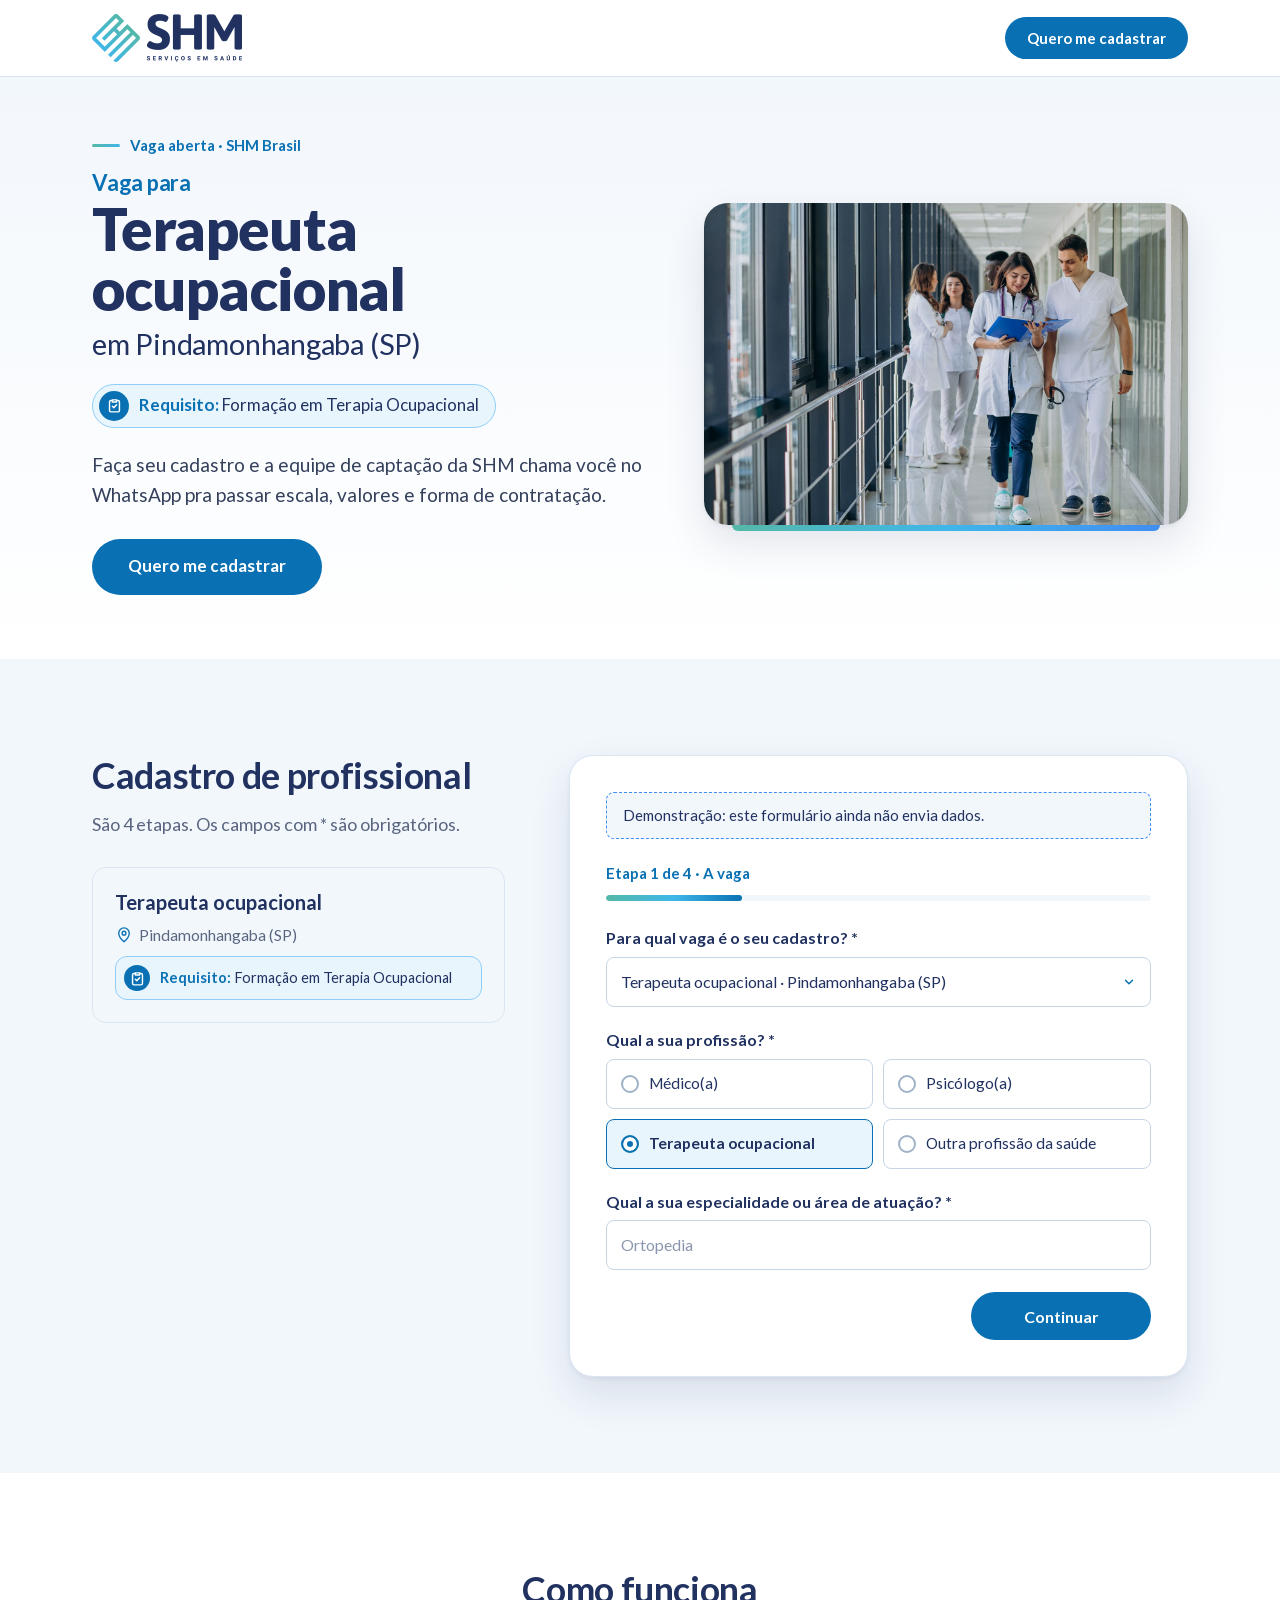
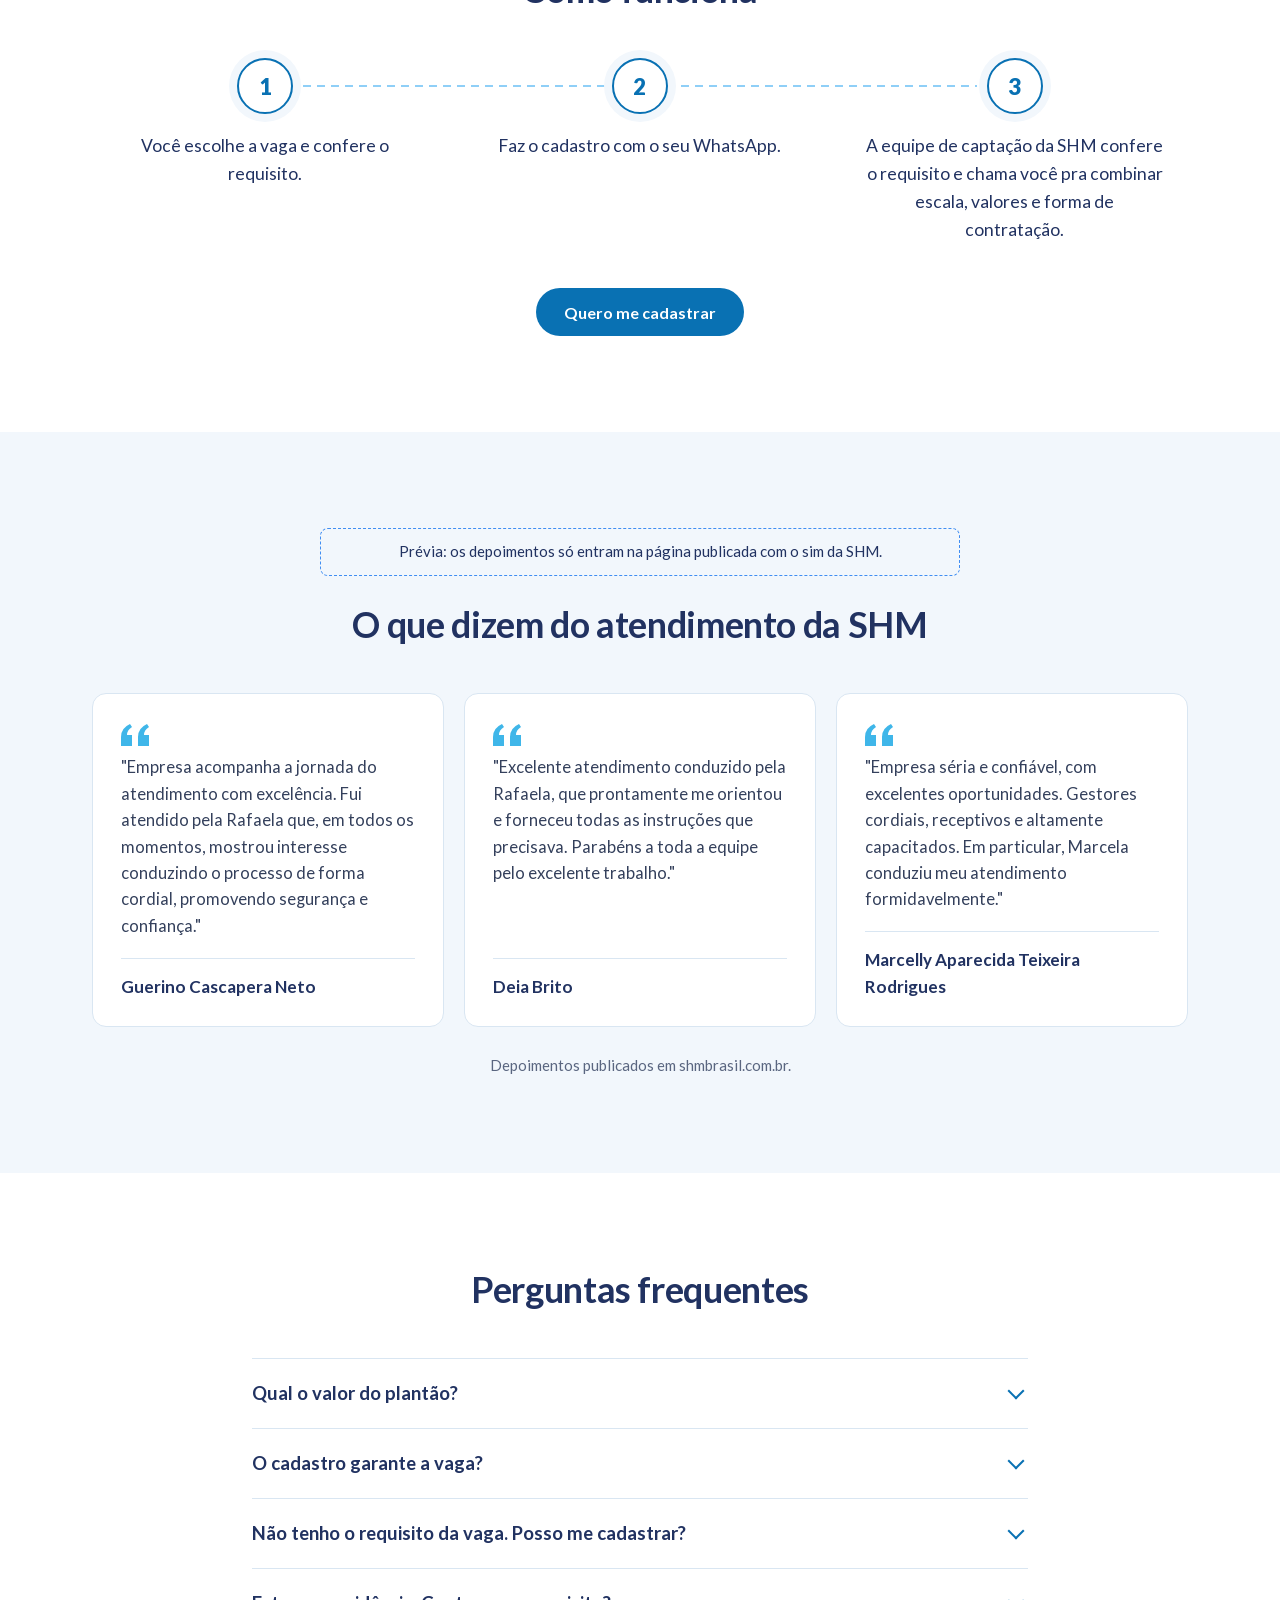
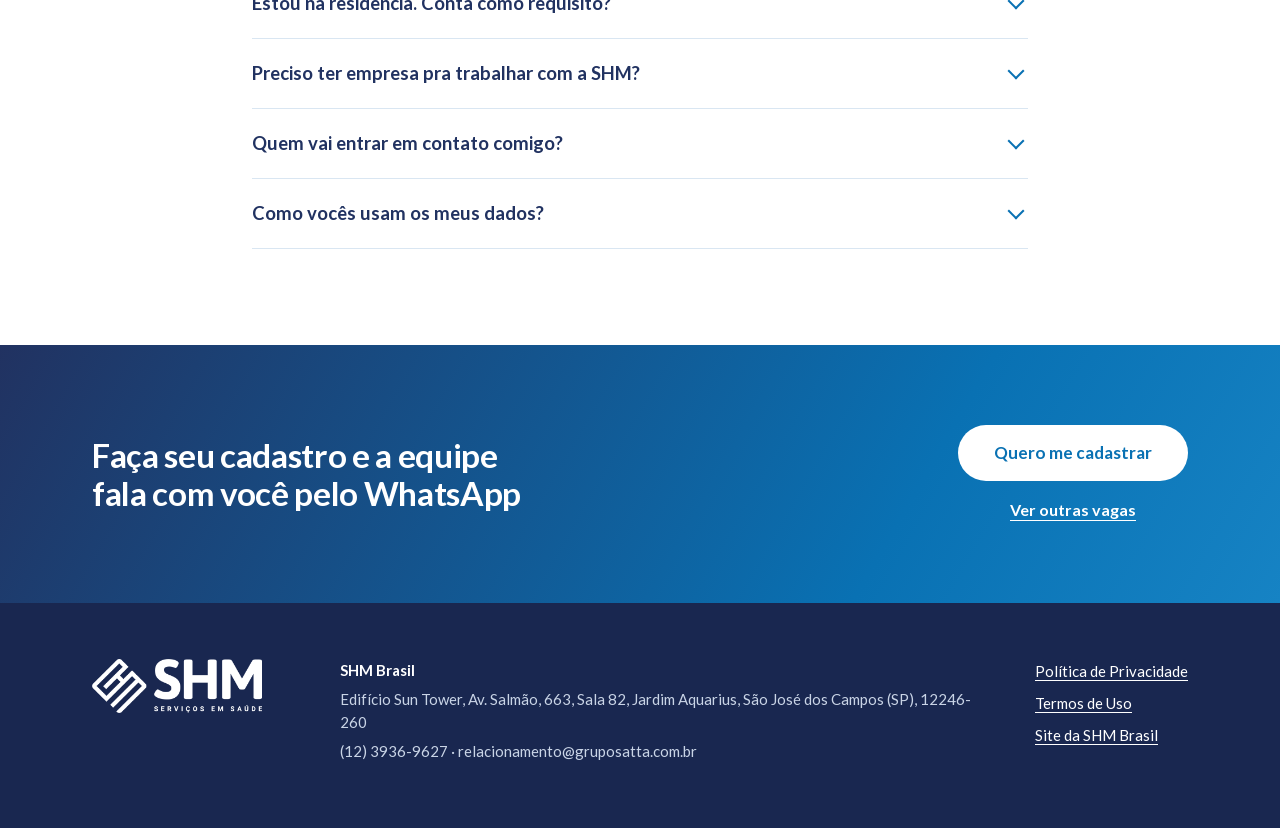
<file: terapeuta-ocupacional-pinda/index.html>
<!doctype html>
<html lang="pt-BR">
<head>
<meta charset="utf-8">
<meta name="viewport" content="width=device-width, initial-scale=1">
<meta name="robots" content="noindex,nofollow">
<title>Vaga para Terapeuta ocupacional em Pindamonhangaba (SP) | SHM Brasil</title>
<meta name="description" content="Veja o requisito de cada vaga e candidate-se. A equipe de captação da SHM chama você no WhatsApp.">
<meta name="theme-color" content="#0971b3">
<link rel="icon" href="../assets/img/favicon-shm.png" type="image/png">
<link rel="preload" href="../assets/fonts/lato-400.woff2" as="font" type="font/woff2" crossorigin>
<link rel="preload" href="../assets/fonts/lato-700.woff2" as="font" type="font/woff2" crossorigin>
<script>document.documentElement.classList.add('js')</script>
<link rel="stylesheet" href="../assets/styles.css">
</head>
<body data-pagina-vaga="terapeuta-ocupacional-pinda" data-raiz="../">

<header class="topo">
  <div class="wrap topo__in">
    <a class="topo__logo" href="#topo" aria-label="SHM Brasil, início da página">
      <img src="../assets/img/logo-shm.png" alt="SHM Serviços em Saúde" width="600" height="192">
    </a>
    <a class="btn btn--pri btn--sm" href="#cadastro" data-cta>Quero me cadastrar</a>
  </div>
</header>

<main id="topo">

  <section class="hero hero--vaga" aria-labelledby="hero-titulo">
    <div class="wrap hero__grid">
      <div class="hero__texto">
        <p class="hero__id">Vaga aberta · SHM Brasil</p>
        <h1 id="hero-titulo"><span class="hero__pre">Vaga para</span> <span class="hero__esp">Terapeuta ocupacional</span> <span class="hero__onde">em Pindamonhangaba (SP)</span></h1>
        <p class="pilula pilula--hero">
          <span class="pilula__ico" aria-hidden="true"><svg viewBox="0 0 24 24"><path d="M9 4h6v3H9z"/><path d="M15 5h2a2 2 0 0 1 2 2v12a2 2 0 0 1-2 2H7a2 2 0 0 1-2-2V7a2 2 0 0 1 2-2h2"/><path d="m9 13 2 2 4-4"/></svg></span>
          <span class="pilula__txt"><strong>Requisito:</strong> Formação em Terapia Ocupacional</span>
        </p>
        <p class="hero__lead">Faça seu cadastro e a equipe de captação da SHM chama você no WhatsApp pra passar escala, valores e forma de contratação.</p>
        <div class="hero__acoes">
          <a class="btn btn--pri btn--lg" href="#cadastro" data-cta>Quero me cadastrar</a>
        </div>
      </div>
      <figure class="hero__foto">
        <img src="../assets/img/equipe-corredor.jpg" alt="Médicas e médicos de jaleco branco conversando no corredor de um hospital" width="1600" height="1067" fetchpriority="high">
      </figure>
    </div>
  </section>

  <!-- M01 · Formulário -->
  <section class="secao cadastro" id="cadastro" aria-labelledby="cadastro-titulo">
    <div class="wrap cadastro__grid">
      <div class="cadastro__intro">
        <h2 id="cadastro-titulo">Cadastro de profissional</h2>
        <p>São 4 etapas. Os campos com * são obrigatórios.</p>
        <div class="ficha" data-ficha hidden>
          <p class="ficha__titulo" data-ficha-titulo></p>
          <p class="ficha__local"><svg class="ico" viewBox="0 0 24 24" aria-hidden="true"><path d="M12 21s-7-6.1-7-11.5A7 7 0 0 1 19 9.5C19 14.9 12 21 12 21z"/><circle cx="12" cy="9.5" r="2.5"/></svg><span data-ficha-cidade></span></p>
          <p class="pilula">
            <span class="pilula__ico" aria-hidden="true"><svg viewBox="0 0 24 24"><path d="M9 4h6v3H9z"/><path d="M15 5h2a2 2 0 0 1 2 2v12a2 2 0 0 1-2 2H7a2 2 0 0 1-2-2V7a2 2 0 0 1 2-2h2"/><path d="m9 13 2 2 4-4"/></svg></span>
            <span class="pilula__txt"><strong>Requisito:</strong> <span data-ficha-requisito></span></span>
          </p>
        </div>
      </div>

      <form class="form" data-form novalidate>
        <p class="aviso aviso--demo" data-demo hidden>Demonstração: este formulário ainda não envia dados.</p>
        <div class="form__progresso" aria-live="polite">
          <p class="form__etapa" data-etapa-rotulo>Etapa 1 de 4 · A vaga</p>
          <div class="form__barra" aria-hidden="true"><span data-etapa-barra></span></div>
        </div>

        <!-- Etapa 1 · A vaga -->
        <fieldset class="etapa" data-etapa="1">
          <legend class="sr">A vaga</legend>
          <div class="campo">
            <label for="f-vaga">Para qual vaga é o seu cadastro? *</label>
            <select id="f-vaga" name="vaga" required data-select-vaga>
              <option value="">Selecione</option>
            </select>
            <p class="campo__erro" hidden></p>
          </div>
          <div class="campo" role="radiogroup" aria-labelledby="l-prof">
            <p class="campo__rot" id="l-prof">Qual a sua profissão? *</p>
            <div class="opcoes opcoes--2">
              <label class="opcao"><input type="radio" name="profissao" value="medico" required><span>Médico(a)</span></label>
              <label class="opcao"><input type="radio" name="profissao" value="psicologo"><span>Psicólogo(a)</span></label>
              <label class="opcao"><input type="radio" name="profissao" value="to"><span>Terapeuta ocupacional</span></label>
              <label class="opcao"><input type="radio" name="profissao" value="outra"><span>Outra profissão da saúde</span></label>
            </div>
            <p class="campo__erro" hidden></p>
          </div>
          <div class="campo">
            <label for="f-esp">Qual a sua especialidade ou área de atuação? *</label>
            <input id="f-esp" name="especialidade" type="text" placeholder="Ortopedia" autocomplete="off" required>
            <p class="campo__erro" hidden></p>
          </div>
          <div class="form__botoes">
            <button class="btn btn--pri" type="button" data-avancar>Continuar</button>
          </div>
        </fieldset>

        <!-- Etapa 2 · O requisito -->
        <fieldset class="etapa" data-etapa="2" hidden>
          <legend class="sr">O requisito</legend>
          <p class="pede" data-pede hidden>Esta vaga pede: <strong data-pede-txt></strong>.</p>

          <div data-grupo="medico" hidden>
            <div class="campo" role="radiogroup" aria-labelledby="l-rqe">
              <p class="campo__rot" id="l-rqe">Você tem RQE na especialidade? *</p>
              <div class="opcoes">
                <label class="opcao"><input type="radio" name="rqe" value="Sim"><span>Sim</span></label>
                <label class="opcao"><input type="radio" name="rqe" value="Não"><span>Não</span></label>
              </div>
              <p class="campo__erro" hidden></p>
            </div>
            <div class="campo" role="radiogroup" aria-labelledby="l-res">
              <p class="campo__rot" id="l-res">E residência médica na especialidade? *</p>
              <div class="opcoes opcoes--3">
                <label class="opcao"><input type="radio" name="residencia" value="Concluída"><span>Concluída</span></label>
                <label class="opcao"><input type="radio" name="residencia" value="Estou cursando"><span>Estou cursando</span></label>
                <label class="opcao"><input type="radio" name="residencia" value="Não fiz"><span>Não fiz</span></label>
              </div>
              <p class="campo__erro" hidden></p>
            </div>
            <div class="campo" role="radiogroup" aria-labelledby="l-pos">
              <p class="campo__rot" id="l-pos">E pós-graduação na especialidade? *</p>
              <div class="opcoes opcoes--3">
                <label class="opcao"><input type="radio" name="pos" value="Concluída"><span>Concluída</span></label>
                <label class="opcao"><input type="radio" name="pos" value="Estou cursando"><span>Estou cursando</span></label>
                <label class="opcao"><input type="radio" name="pos" value="Não fiz"><span>Não fiz</span></label>
              </div>
              <p class="campo__erro" hidden></p>
            </div>
          </div>

          <div data-grupo="psicologo" hidden>
            <div class="campo" role="radiogroup" aria-labelledby="l-crp">
              <p class="campo__rot" id="l-crp">Seu CRP está ativo? *</p>
              <div class="opcoes">
                <label class="opcao"><input type="radio" name="crp" value="Sim"><span>Sim</span></label>
                <label class="opcao"><input type="radio" name="crp" value="Não"><span>Não</span></label>
              </div>
              <p class="campo__erro" hidden></p>
            </div>
            <div class="campo" role="radiogroup" aria-labelledby="l-libras">
              <p class="campo__rot" id="l-libras">Você tem certificação em Libras? *</p>
              <div class="opcoes">
                <label class="opcao"><input type="radio" name="libras" value="Sim"><span>Sim</span></label>
                <label class="opcao"><input type="radio" name="libras" value="Não"><span>Não</span></label>
              </div>
              <p class="campo__erro" hidden></p>
            </div>
          </div>

          <div data-grupo="to" hidden>
            <div class="campo" role="radiogroup" aria-labelledby="l-formado">
              <p class="campo__rot" id="l-formado">Você é terapeuta ocupacional formado(a)? *</p>
              <div class="opcoes">
                <label class="opcao"><input type="radio" name="formado" value="Sim"><span>Sim</span></label>
                <label class="opcao"><input type="radio" name="formado" value="Ainda estou estudando"><span>Ainda estou estudando</span></label>
              </div>
              <p class="campo__erro" hidden></p>
            </div>
          </div>

          <p class="aviso aviso--requisito" data-aviso-requisito hidden>Esta vaga pede <span data-aviso-txt></span>. Você pode enviar o cadastro mesmo assim: ele fica com a equipe pra vagas que aceitem o seu perfil.</p>

          <div class="form__botoes">
            <button class="btn btn--volta" type="button" data-voltar>Voltar</button>
            <button class="btn btn--pri" type="button" data-avancar>Continuar</button>
          </div>
        </fieldset>

        <!-- Etapa 3 · Onde você está -->
        <fieldset class="etapa" data-etapa="3" hidden>
          <legend class="sr">Onde você está</legend>
          <div class="campo">
            <label for="f-cidade">Cidade onde você mora *</label>
            <input id="f-cidade" name="cidade" type="text" autocomplete="address-level2" required>
            <p class="campo__erro" hidden></p>
          </div>
          <div class="campo">
            <label for="f-uf">Estado (UF) *</label>
            <select id="f-uf" name="uf" required>
              <option value="">Selecione</option>
              <option>AC</option><option>AL</option><option>AP</option><option>AM</option><option>BA</option><option>CE</option><option>DF</option><option>ES</option><option>GO</option><option>MA</option><option>MT</option><option>MS</option><option>MG</option><option>PA</option><option>PB</option><option>PR</option><option>PE</option><option>PI</option><option>RJ</option><option>RN</option><option>RS</option><option>RO</option><option>RR</option><option>SC</option><option>SP</option><option>SE</option><option>TO</option>
            </select>
            <p class="campo__erro" hidden></p>
          </div>
          <div class="form__botoes">
            <button class="btn btn--volta" type="button" data-voltar>Voltar</button>
            <button class="btn btn--pri" type="button" data-avancar>Continuar</button>
          </div>
        </fieldset>

        <!-- Etapa 4 · Seu contato -->
        <fieldset class="etapa" data-etapa="4" hidden>
          <legend class="sr">Seu contato</legend>
          <div class="campo">
            <label for="f-nome">Nome completo *</label>
            <input id="f-nome" name="nome" type="text" autocomplete="name" required>
            <p class="campo__erro" hidden></p>
          </div>
          <div class="campo">
            <label for="f-whats">WhatsApp com DDD *</label>
            <input id="f-whats" name="whatsapp" type="tel" inputmode="numeric" autocomplete="tel-national" placeholder="(12) 99999-9999" required>
            <p class="campo__erro" hidden></p>
          </div>
          <div class="campo">
            <label for="f-email">E-mail <span class="opc">(opcional)</span></label>
            <input id="f-email" name="email" type="email" autocomplete="email">
            <p class="campo__erro" hidden></p>
          </div>
          <div class="campo" role="radiogroup" aria-labelledby="l-hora">
            <p class="campo__rot" id="l-hora">Melhor horário pra falarmos com você <span class="opc">(opcional)</span></p>
            <div class="opcoes opcoes--3">
              <label class="opcao"><input type="radio" name="horario" value="Manhã"><span>Manhã</span></label>
              <label class="opcao"><input type="radio" name="horario" value="Tarde"><span>Tarde</span></label>
              <label class="opcao"><input type="radio" name="horario" value="Noite"><span>Noite</span></label>
            </div>
          </div>
          <div class="campo campo--check">
            <label class="check"><input type="checkbox" name="autorizacao" value="sim" required><span>Autorizo a SHM Brasil a usar meus dados pra falar comigo sobre vagas, conforme a <a href="https://shmbrasil.com.br/politica-de-privacidade" target="_blank" rel="noopener">Política de Privacidade</a>. *</span></label>
            <p class="campo__erro" hidden></p>
          </div>
          <p class="aviso aviso--falha" data-falha hidden>Não conseguimos enviar agora. Tente de novo em instantes ou fale com a equipe pelo WhatsApp (12) 3936-9627.</p>
          <div class="form__botoes">
            <button class="btn btn--volta" type="button" data-voltar>Voltar</button>
            <button class="btn btn--pri" type="submit" data-enviar>Enviar cadastro</button>
          </div>
          <p class="form__apoio">O cadastro não confirma vaga nem plantão. A equipe confere o requisito e fala com você pelo WhatsApp.</p>
        </fieldset>
      </form>
    </div>
  </section>

  <!-- C03 · Como funciona -->
  <section class="secao secao--suave" aria-labelledby="como-titulo">
    <div class="wrap">
      <header class="secao__cab">
        <h2 id="como-titulo">Como funciona</h2>
      </header>
      <ol class="passos">
        <li class="passo"><span class="passo__n" aria-hidden="true">1</span><p>Você escolhe a vaga e confere o requisito.</p></li>
        <li class="passo"><span class="passo__n" aria-hidden="true">2</span><p>Faz o cadastro com o seu WhatsApp.</p></li>
        <li class="passo"><span class="passo__n" aria-hidden="true">3</span><p>A equipe de captação da SHM confere o requisito e chama você pra combinar escala, valores e forma de contratação.</p></li>
      </ol>
      <div class="centro"><a class="btn btn--pri" href="#cadastro" data-cta>Quero me cadastrar</a></div>
    </div>
  </section>

  <!-- C05 · Depoimentos (só com o sim da SHM: MOSTRAR_DEPOIMENTOS) -->
  <section class="secao secao--suave depo" data-c05 aria-labelledby="depo-titulo">
    <div class="wrap">
      <p class="aviso aviso--pend" data-pend hidden>Prévia: os depoimentos só entram na página publicada com o sim da SHM.</p>
      <header class="secao__cab">
        <h2 id="depo-titulo">O que dizem do atendimento da SHM</h2>
      </header>
      <ul class="depos">
        <li class="depo__card">
          <blockquote><p>"Empresa acompanha a jornada do atendimento com excelência. Fui atendido pela Rafaela que, em todos os momentos, mostrou interesse conduzindo o processo de forma cordial, promovendo segurança e confiança."</p></blockquote>
          <p class="depo__nome">Guerino Cascapera Neto</p>
        </li>
        <li class="depo__card">
          <blockquote><p>"Excelente atendimento conduzido pela Rafaela, que prontamente me orientou e forneceu todas as instruções que precisava. Parabéns a toda a equipe pelo excelente trabalho."</p></blockquote>
          <p class="depo__nome">Deia Brito</p>
        </li>
        <li class="depo__card">
          <blockquote><p>"Empresa séria e confiável, com excelentes oportunidades. Gestores cordiais, receptivos e altamente capacitados. Em particular, Marcela conduziu meu atendimento formidavelmente."</p></blockquote>
          <p class="depo__nome">Marcelly Aparecida Teixeira Rodrigues</p>
        </li>
      </ul>
      <p class="depo__fonte">Depoimentos publicados em shmbrasil.com.br.</p>
    </div>
  </section>

  <!-- C06 · Perguntas frequentes -->
  <section class="secao faq" aria-labelledby="faq-titulo">
    <div class="wrap wrap--estreito">
      <header class="secao__cab">
        <h2 id="faq-titulo">Perguntas frequentes</h2>
      </header>
      <div class="faq__lista">
        <details><summary>Qual o valor do plantão?</summary><p>Depende da vaga, da escala e da forma de contratação. A equipe passa os valores no contato, antes de qualquer compromisso.</p></details>
        <details><summary>O cadastro garante a vaga?</summary><p>Não. O cadastro é o primeiro passo: a equipe confere o requisito, conversa com você, e só depois a vaga e a escala são combinadas.</p></details>
        <details><summary>Não tenho o requisito da vaga. Posso me cadastrar?</summary><p>Pode. Quem atende ao requisito é chamado primeiro pra aquela vaga, e o seu cadastro fica com a equipe pra vagas que aceitem o seu perfil.</p></details>
        <details><summary>Estou na residência. Conta como requisito?</summary><p>Nas vagas que pedem residência, conta a residência concluída. Se você ainda está cursando, marque "Estou cursando" no formulário.</p></details>
        <details><summary>Preciso ter empresa pra trabalhar com a SHM?</summary><p>A forma de contratação depende da vaga e é explicada no contato. A SHM não exige o registro da sua empresa no CRM.</p></details>
        <details><summary>Quem vai entrar em contato comigo?</summary><p>A equipe de captação da SHM, pelo WhatsApp que você informar no cadastro.</p></details>
        <details><summary>Como vocês usam os meus dados?</summary><p>Pra falar com você sobre vagas da SHM. Os detalhes estão na <a href="https://shmbrasil.com.br/politica-de-privacidade" target="_blank" rel="noopener">Política de Privacidade</a> da SHM Brasil.</p></details>
      </div>
    </div>
  </section>

  <!-- C07 · Chamada final -->
  <section class="final" aria-labelledby="final-titulo">
    <div class="wrap final__in">
      <h2 id="final-titulo">Faça seu cadastro e a equipe fala com você pelo WhatsApp</h2>
      <div class="final__acoes">
        <a class="btn btn--branco btn--lg" href="#cadastro" data-cta>Quero me cadastrar</a>
        <a class="link-apoio link-apoio--branco" href="../#vagas">Ver outras vagas</a>
      </div>
    </div>
  </section>
</main>

<!-- R01 · Rodapé -->
<footer class="rodape">
  <div class="wrap rodape__grid">
    <img class="rodape__logo" src="../assets/img/logo-shm-branco.png" alt="SHM Serviços em Saúde" width="600" height="192">
    <div class="rodape__dados">
      <p><strong>SHM Brasil</strong></p>
      <p>Edifício Sun Tower, Av. Salmão, 663, Sala 82, Jardim Aquarius, São José dos Campos (SP), 12246-260</p>
      <p>(12) 3936-9627 · relacionamento@gruposatta.com.br</p>
      <p data-cnpj hidden></p>
    </div>
    <nav class="rodape__links" aria-label="Links da SHM Brasil">
      <a href="https://shmbrasil.com.br/politica-de-privacidade" target="_blank" rel="noopener">Política de Privacidade</a>
      <a href="https://shmbrasil.com.br/termos-de-uso" target="_blank" rel="noopener">Termos de Uso</a>
      <a href="https://shmbrasil.com.br" target="_blank" rel="noopener">Site da SHM Brasil</a>
    </nav>
  </div>
</footer>

<div class="cta-fixo" data-cta-fixo aria-hidden="true">
  <a class="btn btn--pri btn--bloco" href="#cadastro" data-cta tabindex="-1">Quero me cadastrar</a>
</div>

<script src="../assets/config.js"></script>
<script src="../assets/app.js"></script>
</body>
</html>
</file>
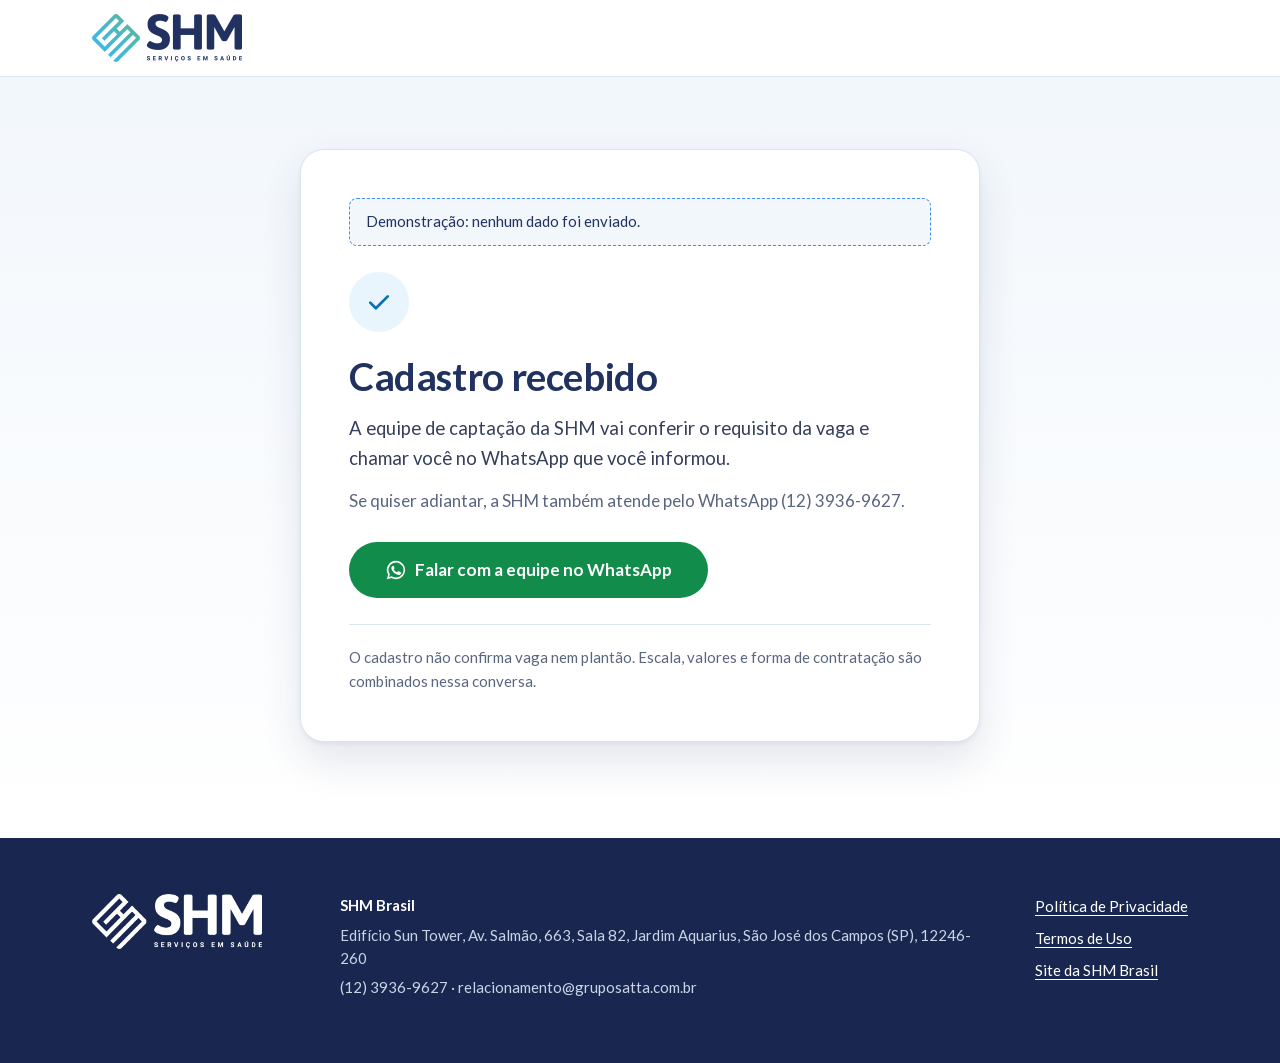
<file: obrigado.html>
<!doctype html>
<html lang="pt-BR">
<head>
<meta charset="utf-8">
<meta name="viewport" content="width=device-width, initial-scale=1">
<meta name="robots" content="noindex,nofollow">
<title>Cadastro recebido | SHM Brasil</title>
<meta name="theme-color" content="#0971b3">
<link rel="icon" href="assets/img/favicon-shm.png" type="image/png">
<link rel="preload" href="assets/fonts/lato-400.woff2" as="font" type="font/woff2" crossorigin>
<link rel="preload" href="assets/fonts/lato-700.woff2" as="font" type="font/woff2" crossorigin>
<script>document.documentElement.classList.add('js')</script>
<link rel="stylesheet" href="assets/styles.css">
</head>
<body data-pagina="obrigado">

<header class="topo">
  <div class="wrap topo__in">
    <a class="topo__logo" href="index.html" aria-label="SHM Brasil, página de vagas">
      <img src="assets/img/logo-shm.png" alt="SHM Serviços em Saúde" width="600" height="192">
    </a>
  </div>
</header>

<main class="obrigado">
  <div class="wrap">
    <section class="obrigado__card" aria-labelledby="ob-titulo">
      <p class="aviso aviso--demo" data-demo hidden>Demonstração: nenhum dado foi enviado.</p>
      <div class="obrigado__selo" aria-hidden="true"><svg viewBox="0 0 24 24"><path d="m5 12.5 4.5 4.5L19 7.5"/></svg></div>
      <h1 id="ob-titulo" data-ob-titulo>Cadastro recebido</h1>

      <!-- Requisito atendido (ou vaga sem requisito marcado) -->
      <div data-ob-sim>
        <p class="obrigado__texto">A equipe de captação da SHM vai conferir o requisito da vaga e chamar você no WhatsApp que você informou.</p>
        <p class="obrigado__apoio">Se quiser adiantar, a SHM também atende pelo WhatsApp (12) 3936-9627.</p>
        <a class="btn btn--whats btn--lg" data-ob-whats href="https://wa.me/551239369627" target="_blank" rel="noopener">
          <svg viewBox="0 0 24 24" aria-hidden="true"><path d="M12 2a10 10 0 0 0-8.6 15.1L2 22l5-1.3A10 10 0 1 0 12 2zm0 18.2a8.2 8.2 0 0 1-4.2-1.2l-.3-.2-3 .8.8-2.9-.2-.3A8.2 8.2 0 1 1 12 20.2zm4.5-6.1c-.2-.1-1.5-.7-1.7-.8s-.4-.1-.6.1-.7.8-.8 1-.3.2-.5.1a6.7 6.7 0 0 1-3.3-2.9c-.3-.4.3-.4.8-1.4.1-.2 0-.3 0-.5l-.8-1.8c-.2-.5-.4-.4-.6-.4h-.5a1 1 0 0 0-.7.3 3 3 0 0 0-.9 2.2 5.2 5.2 0 0 0 1.1 2.7 11.8 11.8 0 0 0 4.5 4c1.7.7 2.3.8 3.2.7a2.7 2.7 0 0 0 1.8-1.3 2.2 2.2 0 0 0 .2-1.3c-.1-.1-.3-.2-.5-.3z"/></svg>
          Falar com a equipe no WhatsApp
        </a>
        <p class="obrigado__nota">O cadastro não confirma vaga nem plantão. Escala, valores e forma de contratação são combinados nessa conversa.</p>
      </div>

      <!-- Requisito não atendido -->
      <div data-ob-nao hidden>
        <p class="obrigado__texto">A vaga que você escolheu pede <span data-ob-req></span>. Seus dados ficam com a equipe de captação pra vagas que aceitem o seu perfil.</p>
        <p class="obrigado__apoio">O WhatsApp da SHM é o (12) 3936-9627.</p>
        <a class="btn btn--sec btn--lg" href="index.html#vagas">Ver outras vagas</a>
      </div>
    </section>
  </div>
</main>

<footer class="rodape">
  <div class="wrap rodape__grid">
    <img class="rodape__logo" src="assets/img/logo-shm-branco.png" alt="SHM Serviços em Saúde" width="600" height="192">
    <div class="rodape__dados">
      <p><strong>SHM Brasil</strong></p>
      <p>Edifício Sun Tower, Av. Salmão, 663, Sala 82, Jardim Aquarius, São José dos Campos (SP), 12246-260</p>
      <p>(12) 3936-9627 · relacionamento@gruposatta.com.br</p>
      <p data-cnpj hidden></p>
    </div>
    <nav class="rodape__links" aria-label="Links da SHM Brasil">
      <a href="https://shmbrasil.com.br/politica-de-privacidade" target="_blank" rel="noopener">Política de Privacidade</a>
      <a href="https://shmbrasil.com.br/termos-de-uso" target="_blank" rel="noopener">Termos de Uso</a>
      <a href="https://shmbrasil.com.br" target="_blank" rel="noopener">Site da SHM Brasil</a>
    </nav>
  </div>
</footer>

<script src="assets/config.js"></script>
<script src="assets/app.js"></script>
</body>
</html>
</file>
<file: assets/styles.css>
/* SHM Brasil · página de cadastro de profissionais
   Identidade do site oficial shmbrasil.com.br: Lato; azuis --color-brand-* do CSS do site;
   marinho do logo. Desktop primeiro; mobile num bloco único no fim. */

@font-face { font-family: 'Lato'; font-style: normal; font-weight: 400; font-display: swap; src: url(fonts/lato-400.woff2) format('woff2'); }
@font-face { font-family: 'Lato'; font-style: normal; font-weight: 700; font-display: swap; src: url(fonts/lato-700.woff2) format('woff2'); }
@font-face { font-family: 'Lato'; font-style: normal; font-weight: 900; font-display: swap; src: url(fonts/lato-900.woff2) format('woff2'); }

:root {
  /* marca (site oficial + logo) */
  --azul-900: #0971b3;   /* --color-brand-blue-900 / primary-dark: botões e destaque */
  --azul-700: #418ef2;   /* --color-brand-blue-700 / primary */
  --azul-300: #8fcff7;   /* --color-brand-blue-300 / primary-light */
  --ciano:    #3fb6e9;   /* --color-brand-cyan / accent */
  --teal:     #55b8a7;   /* --color-brand-teal (degradê do símbolo) */
  --marinho:  #213261;   /* letras "SHM" do logo: títulos e rodapé */
  --marinho-2:#192750;
  /* neutros */
  --branco:   #ffffff;
  --fundo-2:  #f2f7fc;   /* azul muito claro, seções alternadas */
  --linha:    #d9e6f2;
  --texto:    #34405c;
  --texto-2:  #5a6680;
  --pilula-bg:#e9f5fd;
  --aviso-bg: #fff7e6;
  --aviso-bd: #f0c36d;
  --erro:     #b42318;

  --raio-sm: 8px;
  --raio:    14px;
  --raio-lg: 24px;
  --sombra:  0 1px 2px rgba(33, 50, 97, .06), 0 8px 24px rgba(33, 50, 97, .08);
  --sombra-2:0 2px 4px rgba(33, 50, 97, .06), 0 18px 40px rgba(33, 50, 97, .12);
  --wrap: 1160px;
  --topo-h: 76px;
}

*, *::before, *::after { box-sizing: border-box; }
html { scroll-behavior: smooth; scroll-padding-top: calc(var(--topo-h) + 16px); -webkit-text-size-adjust: 100%; }
body { margin: 0; font-family: 'Lato', system-ui, -apple-system, 'Segoe UI', sans-serif; font-size: 17px; line-height: 1.6; color: var(--texto); background: var(--branco); -webkit-font-smoothing: antialiased; }
img { display: block; max-width: 100%; height: auto; }
h1, h2, h3 { color: var(--marinho); font-weight: 700; line-height: 1.15; margin: 0; letter-spacing: -0.01em; text-wrap: balance; }
p { margin: 0; }
a { color: var(--azul-900); }
[hidden] { display: none !important; }
.sr { position: absolute; width: 1px; height: 1px; padding: 0; margin: -1px; overflow: hidden; clip: rect(0 0 0 0); border: 0; }
.wrap { width: 100%; max-width: var(--wrap); margin: 0 auto; padding: 0 32px; }
.wrap--estreito { max-width: 840px; }
.centro { text-align: center; }
.ico { width: 18px; height: 18px; fill: none; stroke: currentColor; stroke-width: 1.8; stroke-linecap: round; stroke-linejoin: round; flex: none; }
:focus-visible { outline: 3px solid var(--azul-700); outline-offset: 2px; }

/* ---------- Botões ---------- */
.btn { display: inline-flex; align-items: center; justify-content: center; gap: 8px; min-height: 48px; padding: 12px 26px; border-radius: 999px; border: 2px solid transparent; font: 700 16px/1.2 'Lato', sans-serif; text-decoration: none; cursor: pointer; transition: background-color .18s ease, color .18s ease, border-color .18s ease, transform .18s ease; }
.btn--pri { background: var(--azul-900); color: var(--branco); }
.btn--pri:hover { background: var(--marinho); }
.btn--sec { background: var(--branco); color: var(--azul-900); border-color: var(--azul-900); }
.btn--sec:hover { background: var(--azul-900); color: var(--branco); }
.btn--branco { background: var(--branco); color: var(--azul-900); }
.btn--branco:hover { background: var(--pilula-bg); }
.btn--volta { background: transparent; color: var(--texto-2); border-color: var(--linha); }
.btn--volta:hover { color: var(--marinho); border-color: var(--texto-2); }
.btn--sm { min-height: 42px; padding: 9px 20px; font-size: 15px; }
.btn--lg { min-height: 56px; padding: 15px 34px; font-size: 17px; }
.btn--bloco { width: 100%; }
.btn[disabled] { opacity: .7; cursor: progress; }
.link-apoio { color: var(--azul-900); font-weight: 700; text-decoration: underline; text-underline-offset: 4px; text-decoration-thickness: 1px; }
.link-apoio:hover { color: var(--marinho); }

/* ---------- Topo ---------- */
.topo { position: sticky; top: 0; z-index: 50; background: rgba(255, 255, 255, .96); backdrop-filter: saturate(1.4) blur(8px); border-bottom: 1px solid var(--linha); }
.topo__in { height: var(--topo-h); display: flex; align-items: center; justify-content: space-between; gap: 16px; }
.topo__logo img { width: 150px; height: auto; }

/* ---------- Pílula do requisito (ficha ao lado do formulário) ---------- */
.pilula { display: inline-flex; align-items: center; gap: 10px; padding: 6px 16px 6px 6px; border-radius: 999px; background: var(--pilula-bg); border: 1px solid var(--azul-300); color: var(--marinho); font-size: 15px; line-height: 1.35; max-width: 100%; }
.pilula strong { color: var(--azul-900); font-weight: 700; }
.pilula__ico { flex: none; width: 30px; height: 30px; border-radius: 50%; background: var(--azul-900); display: grid; place-items: center; }
.pilula__ico svg { width: 17px; height: 17px; fill: none; stroke: #fff; stroke-width: 2; stroke-linecap: round; stroke-linejoin: round; }

/* ---------- Avisos ---------- */
.aviso { border-radius: var(--raio-sm); padding: 12px 16px; font-size: 15px; line-height: 1.45; }
.aviso--demo, .aviso--pend { background: var(--fundo-2); border: 1px dashed var(--azul-700); color: var(--marinho); }
.aviso--pend { max-width: 640px; margin: 0 auto 28px; text-align: center; }
.aviso--encerrada { background: var(--aviso-bg); border: 1px solid var(--aviso-bd); color: #6b4a0b; margin: -16px auto 28px; max-width: 640px; text-align: center; }
.aviso--requisito { background: var(--aviso-bg); border: 1px solid var(--aviso-bd); color: #5c4008; }
.aviso--falha { background: #fdecea; border: 1px solid #f1a9a0; color: var(--erro); }

/* ---------- C01 Hero ---------- */
.hero { background: linear-gradient(180deg, var(--fundo-2) 0%, var(--branco) 100%); padding: 36px 0 40px; }
.hero__grid { display: grid; grid-template-columns: minmax(0, 1.15fr) minmax(0, 1fr); gap: 56px; align-items: center; }
.hero__id { font-size: 15px; font-weight: 700; color: var(--azul-900); margin-bottom: 14px; display: flex; align-items: center; gap: 10px; }
.hero__id::before { content: ''; width: 28px; height: 3px; border-radius: 3px; background: linear-gradient(90deg, var(--teal), var(--ciano)); }
.hero h1 { font-size: clamp(34px, 3.3vw, 48px); line-height: 1.1; max-width: 19ch; }
.hero__lead { margin-top: 20px; font-size: 19px; color: var(--texto); max-width: 34em; }
.hero__acoes { margin-top: 28px; display: flex; flex-wrap: wrap; align-items: center; gap: 16px 28px; }
.hero__foto { margin: 0; position: relative; }
.hero__foto img { width: 100%; aspect-ratio: 3 / 2; object-fit: cover; object-position: 62% 40%; border-radius: var(--raio-lg); box-shadow: var(--sombra-2); }
.hero__foto::after { content: ''; position: absolute; left: 28px; right: 28px; bottom: -6px; height: 6px; border-radius: 0 0 6px 6px; background: linear-gradient(90deg, var(--teal), var(--ciano), var(--azul-700)); }

/* Página da vaga: a especialidade domina (3x a maior linha de apoio), local logo abaixo, requisito na pílula */
.hero--vaga { padding: 56px 0 64px; }
.hero--vaga h1 { max-width: none; font-size: 22px; line-height: 1.1; }
.hero__pre { display: block; font-size: 22px; font-weight: 700; color: var(--azul-900); margin-bottom: 4px; }
.hero__esp { display: block; font-size: clamp(48px, 4.6vw, 66px); font-weight: 900; color: var(--marinho); line-height: 1.02; letter-spacing: -0.02em; }
.hero__onde { display: block; font-size: clamp(26px, 2.25vw, 32px); font-weight: 400; color: var(--marinho); line-height: 1.2; margin-top: 8px; }
.pilula--hero { margin-top: 22px; font-size: 17px; }
.hero--vaga .hero__lead { margin-top: 22px; }

/* ---------- Seções ---------- */
.secao { padding: 96px 0; }
.secao--suave { background: var(--fundo-2); }
.secao--branca { background: var(--branco); }
.secao__cab { text-align: center; max-width: 680px; margin: 0 auto 48px; }
.secao__cab h2 { font-size: clamp(30px, 2.8vw, 40px); }
.secao__cab p { margin-top: 14px; font-size: 18px; color: var(--texto-2); }

/* ---------- C02 Vagas (logo abaixo do topo) ---------- */
#vagas { padding-top: 48px; }
#vagas .secao__cab { max-width: 820px; margin-bottom: 28px; }
.vagas { list-style: none; margin: 0; padding: 0; display: grid; grid-template-columns: repeat(3, minmax(0, 1fr)); gap: 20px; }
.vaga { background: var(--branco); border: 1px solid var(--linha); border-radius: var(--raio); padding: 24px 24px 22px; display: flex; flex-direction: column; gap: 12px; box-shadow: 0 1px 2px rgba(33, 50, 97, .04); transition: border-color .2s ease, box-shadow .2s ease; position: relative; overflow: hidden; scroll-margin-top: calc(var(--topo-h) + 16px); }
.vaga::before { content: ''; position: absolute; left: 0; top: 0; bottom: 0; width: 4px; background: linear-gradient(180deg, var(--teal), var(--ciano)); }
.vaga:hover { border-color: var(--azul-300); box-shadow: var(--sombra); }
.vaga__corpo { display: flex; flex-direction: column; gap: 12px; flex: 1; }
.vaga__titulo { font-size: 22px; font-weight: 700; color: var(--marinho); line-height: 1.2; }
.vaga__local { display: flex; align-items: flex-start; gap: 6px; color: var(--texto-2); font-size: 15.5px; line-height: 1.4; }
.vaga__local .ico { margin-top: 1px; color: var(--azul-900); }
.vaga__req { display: flex; gap: 12px; align-items: flex-start; background: var(--pilula-bg); border: 1px solid var(--azul-300); border-radius: 12px; padding: 12px 14px 12px 12px; margin-top: 2px; }
.vaga__req .pilula__ico { width: 30px; height: 30px; }
.vaga__req p { display: flex; flex-direction: column; gap: 2px; }
.vaga__req-rot { font-size: 13px; font-weight: 700; color: var(--azul-900); text-transform: uppercase; letter-spacing: .06em; line-height: 1.3; }
.vaga__req-txt { font-size: 16px; font-weight: 700; color: var(--marinho); line-height: 1.35; }
.vaga__corpo .btn { margin-top: auto; align-self: stretch; min-height: 48px; font-size: 16px; }
.vaga__selo { display: none; align-self: flex-start; align-items: center; gap: 6px; background: var(--azul-900); color: #fff; font-size: 13px; font-weight: 700; letter-spacing: .02em; line-height: 1; padding: 7px 12px 7px 9px; border-radius: 999px; margin-bottom: 2px; }
.vaga__selo svg { width: 14px; height: 14px; fill: none; stroke: #fff; stroke-width: 3; stroke-linecap: round; stroke-linejoin: round; }
.vaga--sel { border: 2px solid var(--azul-900); box-shadow: var(--sombra-2); padding: 23px 23px 21px; }
.vaga--sel::before { width: 6px; background: linear-gradient(180deg, var(--azul-900), var(--ciano)); }
.vaga--sel .vaga__selo { display: inline-flex; }
.vagas__fim { margin: 40px auto 0; max-width: 720px; text-align: center; display: flex; flex-direction: column; align-items: center; gap: 18px; }
.vagas__fim p { color: var(--texto-2); }
.ficha .pilula { align-self: stretch; font-size: 14.5px; border-radius: 12px; align-items: flex-start; padding: 8px 12px 8px 8px; }
.ficha .pilula__ico { width: 26px; height: 26px; }
.ficha .pilula__txt { padding-top: 3px; }

/* ---------- M01 Formulário ---------- */
.cadastro__grid { display: grid; grid-template-columns: minmax(0, .8fr) minmax(0, 1.2fr); gap: 64px; align-items: start; }
.cadastro__intro { position: sticky; top: calc(var(--topo-h) + 32px); }
.cadastro__intro h2 { font-size: clamp(30px, 2.8vw, 40px); }
.cadastro__intro > p { margin-top: 14px; color: var(--texto-2); font-size: 18px; }
.ficha { margin-top: 28px; background: var(--fundo-2); border: 1px solid var(--linha); border-radius: var(--raio); padding: 22px; display: flex; flex-direction: column; gap: 10px; }
.ficha__titulo { font-size: 20px; font-weight: 700; color: var(--marinho); line-height: 1.25; }
.ficha__local { display: flex; gap: 6px; color: var(--texto-2); font-size: 15.5px; line-height: 1.4; }
.ficha__local .ico { color: var(--azul-900); margin-top: 1px; }

.form { background: var(--branco); border: 1px solid var(--linha); border-radius: var(--raio-lg); padding: 36px; box-shadow: var(--sombra-2); }
.form .aviso--demo { margin-bottom: 22px; }
.form__progresso { margin-bottom: 26px; }
.form__etapa { font-size: 15px; font-weight: 700; color: var(--azul-900); margin-bottom: 10px; }
.form__barra { height: 6px; background: var(--fundo-2); border-radius: 6px; overflow: hidden; }
.form__barra span { display: block; height: 100%; width: 25%; border-radius: 6px; background: linear-gradient(90deg, var(--teal), var(--ciano), var(--azul-900)); transition: width .35s ease; }
.etapa { border: 0; margin: 0; padding: 0; min-width: 0; }
.campo { margin-bottom: 22px; }
.campo label:not(.opcao):not(.check), .campo__rot { display: block; font-weight: 700; color: var(--marinho); font-size: 16px; margin-bottom: 8px; line-height: 1.35; }
.opc { font-weight: 400; color: var(--texto-2); }
input[type=text], input[type=tel], input[type=email], select { width: 100%; min-height: 50px; padding: 12px 14px; font: 400 16px/1.3 'Lato', sans-serif; color: var(--marinho); background: var(--branco); border: 1.5px solid #c5d5e6; border-radius: var(--raio-sm); transition: border-color .15s ease, box-shadow .15s ease; }
select { appearance: none; background-image: url("data:image/svg+xml,%3Csvg xmlns='http://www.w3.org/2000/svg' width='14' height='14' viewBox='0 0 24 24' fill='none' stroke='%230971b3' stroke-width='2.5' stroke-linecap='round' stroke-linejoin='round'%3E%3Cpath d='m6 9 6 6 6-6'/%3E%3C/svg%3E"); background-repeat: no-repeat; background-position: right 14px center; padding-right: 40px; }
input::placeholder { color: #8a96ad; }
input:focus, select:focus { outline: none; border-color: var(--azul-900); box-shadow: 0 0 0 4px rgba(9, 113, 179, .14); }
.campo.tem-erro input, .campo.tem-erro select { border-color: var(--erro); }
.campo__erro { color: var(--erro); font-size: 14.5px; margin-top: 6px; }
.opcoes { display: grid; grid-template-columns: repeat(2, minmax(0, 1fr)); gap: 10px; }
.opcoes--3 { grid-template-columns: repeat(3, minmax(0, 1fr)); }
.opcao { position: relative; display: block; cursor: pointer; }
.opcao input { position: absolute; opacity: 0; inset: 0; margin: 0; cursor: pointer; }
.opcao span { display: flex; align-items: center; min-height: 50px; padding: 10px 14px 10px 42px; border: 1.5px solid #c5d5e6; border-radius: var(--raio-sm); font-size: 15.5px; color: var(--marinho); line-height: 1.3; position: relative; transition: border-color .15s ease, background-color .15s ease; }
.opcao span::before { content: ''; position: absolute; left: 14px; top: 50%; width: 18px; height: 18px; margin-top: -9px; border-radius: 50%; border: 2px solid #9fb2c8; background: #fff; transition: border-color .15s ease, box-shadow .15s ease; }
.opcao:hover span { border-color: var(--azul-700); }
.opcao input:checked + span { border-color: var(--azul-900); background: var(--pilula-bg); font-weight: 700; }
.opcao input:checked + span::before { border-color: var(--azul-900); box-shadow: inset 0 0 0 4px #fff; background: var(--azul-900); }
.opcao input:focus-visible + span { outline: 3px solid var(--azul-700); outline-offset: 2px; }
.campo.tem-erro .opcao span { border-color: #e3a49c; }
.check { display: flex; gap: 12px; align-items: flex-start; cursor: pointer; font-size: 15px; line-height: 1.5; color: var(--texto); }
.check input { flex: none; width: 22px; height: 22px; margin: 1px 0 0; accent-color: var(--azul-900); cursor: pointer; }
.pede { background: var(--pilula-bg); border: 1px solid var(--azul-300); border-radius: var(--raio-sm); padding: 12px 16px; color: var(--marinho); margin-bottom: 22px; font-size: 15.5px; }
.pede strong { color: var(--azul-900); }
.aviso--requisito { margin-bottom: 22px; }
.aviso--falha { margin-bottom: 18px; }
.form__botoes { display: flex; justify-content: space-between; gap: 12px; margin-top: 8px; }
.form__botoes .btn--pri { margin-left: auto; min-width: 180px; }
.form__apoio { margin-top: 18px; font-size: 14.5px; color: var(--texto-2); line-height: 1.5; }

/* ---------- C03 Como funciona ---------- */
.passos { list-style: none; margin: 0 0 44px; padding: 0; display: grid; grid-template-columns: repeat(3, minmax(0, 1fr)); gap: 28px; counter-reset: p; position: relative; }
.passos::before { content: ''; position: absolute; top: 27px; left: calc(16.66% + 28px); right: calc(16.66% + 28px); height: 2px; background: repeating-linear-gradient(90deg, var(--azul-300) 0 8px, transparent 8px 14px); }
.passo { text-align: center; display: flex; flex-direction: column; align-items: center; gap: 18px; position: relative; }
.passo__n { width: 56px; height: 56px; border-radius: 50%; background: var(--branco); border: 2px solid var(--azul-900); color: var(--azul-900); font-weight: 900; font-size: 22px; display: grid; place-items: center; box-shadow: 0 0 0 8px var(--fundo-2); }
.passo p { font-size: 17.5px; color: var(--marinho); max-width: 30ch; }

/* ---------- C04 Por que a SHM ---------- */
.porque__grid { display: grid; grid-template-columns: minmax(0, 1fr) minmax(0, 1.1fr); gap: 64px; align-items: center; }
.porque__foto { margin: 0; }
.porque__foto img { width: 100%; aspect-ratio: 4 / 5; object-fit: cover; object-position: 50% 30%; border-radius: var(--raio-lg); }
.porque__texto h2 { font-size: clamp(30px, 2.8vw, 40px); max-width: 18ch; }
.porque__lead { margin-top: 18px; font-size: 18px; color: var(--texto-2); }
.vantagens { list-style: none; margin: 30px 0 0; padding: 0; display: grid; gap: 22px; }
.vantagens li { display: grid; grid-template-columns: 48px 1fr; gap: 16px; align-items: start; }
.vantagens__ico { width: 48px; height: 48px; border-radius: 12px; background: var(--pilula-bg); display: grid; place-items: center; }
.vantagens__ico svg { width: 24px; height: 24px; fill: none; stroke: var(--azul-900); stroke-width: 1.8; stroke-linecap: round; stroke-linejoin: round; }
.vantagens p { font-size: 16.5px; line-height: 1.55; }
.vantagens strong { display: block; color: var(--marinho); font-size: 18px; margin-bottom: 2px; }

/* ---------- C05 Depoimentos ---------- */
.depos { list-style: none; margin: 0; padding: 0; display: grid; grid-template-columns: repeat(3, minmax(0, 1fr)); gap: 20px; align-items: stretch; }
.depo__card { background: var(--branco); border: 1px solid var(--linha); border-radius: var(--raio); padding: 30px 28px 26px; display: flex; flex-direction: column; gap: 18px; }
.depo__card blockquote { margin: 0; flex: 1; position: relative; padding-top: 30px; }
.depo__card blockquote::before { content: ''; position: absolute; top: 0; left: 0; width: 30px; height: 22px; background: url("data:image/svg+xml,%3Csvg xmlns='http://www.w3.org/2000/svg' viewBox='0 0 30 22'%3E%3Cpath fill='%233fb6e9' d='M0 22V13Q0 4 9 0l2 3q-5 3-5 8h5v11zm17 0V13q0-9 9-13l2 3q-5 3-5 8h5v11z'/%3E%3C/svg%3E") no-repeat; }
.depo__card blockquote p { font-size: 16.5px; line-height: 1.6; color: var(--texto); }
.depo__nome { font-weight: 700; color: var(--marinho); border-top: 1px solid var(--linha); padding-top: 14px; }
.depo__fonte { text-align: center; margin-top: 26px; color: var(--texto-2); font-size: 15px; }

/* ---------- C06 FAQ ---------- */
.faq__lista { border-top: 1px solid var(--linha); }
.faq details { border-bottom: 1px solid var(--linha); }
.faq summary { list-style: none; cursor: pointer; padding: 22px 48px 22px 0; font-size: 18.5px; font-weight: 700; color: var(--marinho); position: relative; line-height: 1.35; }
.faq summary::-webkit-details-marker { display: none; }
.faq summary::after { content: ''; position: absolute; right: 6px; top: 50%; width: 12px; height: 12px; margin-top: -9px; border-right: 2.5px solid var(--azul-900); border-bottom: 2.5px solid var(--azul-900); transform: rotate(45deg); transition: transform .2s ease, margin-top .2s ease; }
.faq details[open] summary::after { transform: rotate(-135deg); margin-top: -3px; }
.faq summary:hover { color: var(--azul-900); }
.faq details p { padding: 0 48px 24px 0; color: var(--texto); font-size: 17px; }

/* ---------- C07 Final ---------- */
.final { background: var(--azul-900); background-image: linear-gradient(120deg, var(--marinho) 0%, var(--azul-900) 70%, #1683c4 100%); color: #fff; padding: 80px 0; }
.final__in { display: flex; align-items: center; justify-content: space-between; gap: 40px; }
.final h2 { color: #fff; font-size: clamp(28px, 2.6vw, 38px); max-width: 28ch; }
.final__acoes { display: flex; flex-direction: column; align-items: center; gap: 16px; flex: none; }
.link-apoio--branco { color: #fff; font-size: 16px; }
.link-apoio--branco:hover { color: var(--pilula-bg); }

/* ---------- R01 Rodapé ---------- */
.rodape { background: var(--marinho-2); color: #c9d4e6; padding: 56px 0 64px; font-size: 15px; }
.rodape__grid { display: grid; grid-template-columns: 200px 1fr auto; gap: 48px; align-items: start; }
.rodape__logo { width: 170px; }
.rodape__dados { display: grid; gap: 6px; line-height: 1.55; }
.rodape__dados strong { color: #fff; }
.rodape__links { display: grid; gap: 8px; justify-items: start; }
.rodape a { color: #fff; text-underline-offset: 3px; }

/* ---------- CTA fixo (só celular) ---------- */
.cta-fixo { display: none; }

/* ---------- Página de obrigado ---------- */
.obrigado { background: linear-gradient(180deg, var(--fundo-2) 0%, var(--branco) 100%); padding: 72px 0 96px; min-height: calc(100vh - var(--topo-h) - 200px); }
.obrigado__card { max-width: 680px; margin: 0 auto; background: #fff; border: 1px solid var(--linha); border-radius: var(--raio-lg); box-shadow: var(--sombra-2); padding: 48px; }
.obrigado__card .aviso--demo { margin-bottom: 26px; }
.obrigado__selo { width: 60px; height: 60px; border-radius: 50%; background: var(--pilula-bg); display: grid; place-items: center; margin-bottom: 22px; }
.obrigado__selo svg { width: 30px; height: 30px; fill: none; stroke: var(--azul-900); stroke-width: 2.2; stroke-linecap: round; stroke-linejoin: round; }
.obrigado__card h1 { font-size: clamp(30px, 3vw, 40px); }
.obrigado__texto { margin-top: 16px; font-size: 18.5px; }
.obrigado__apoio { margin-top: 14px; color: var(--texto-2); }
.obrigado__card .btn { margin-top: 28px; }
.obrigado__nota { margin-top: 26px; padding-top: 20px; border-top: 1px solid var(--linha); font-size: 15px; color: var(--texto-2); }
.btn--whats { background: #128c4a; color: #fff; }
.btn--whats:hover { background: #0d6d39; }
.btn--whats svg { width: 22px; height: 22px; fill: currentColor; }

/* ---------- Movimento ---------- */
.js .hero__texto > *, .js .hero__foto { animation: entra .7s cubic-bezier(.16, 1, .3, 1) both; }
.js .hero__texto > *:nth-child(2) { animation-delay: .04s; }
.js .hero__texto > *:nth-child(3) { animation-delay: .08s; }
.js .hero__texto > *:nth-child(4) { animation-delay: .12s; }
.js .hero__texto > *:nth-child(5) { animation-delay: .16s; }
.js .hero__texto > *:nth-child(6) { animation-delay: .2s; }
.js .hero__foto { animation-delay: .1s; }
@keyframes entra { from { opacity: 0; transform: translateY(14px); } to { opacity: 1; transform: none; } }
.etapa.entra { animation: etapa .35s ease both; }
@keyframes etapa { from { opacity: 0; transform: translateX(12px); } to { opacity: 1; transform: none; } }
@media (prefers-reduced-motion: reduce) {
  html { scroll-behavior: auto; }
  .js .hero__texto > *, .js .hero__foto, .etapa.entra { animation: fade .4s ease both; }
  @keyframes fade { from { opacity: 0; } to { opacity: 1; } }
}

/* ==== Tablet (<=1024px). ==== */
@media (max-width: 1024px) {
  .vagas, .depos { grid-template-columns: repeat(2, minmax(0, 1fr)); }
  .hero__grid { gap: 36px; }
  .cadastro__grid { gap: 40px; }
  .porque__grid { gap: 40px; }
}

/* ==== Mobile (<=720px). Não editar regras do desktop daqui. ==== */
@media (max-width: 720px) {
  :root { --topo-h: 64px; }
  body { font-size: 16px; }
  .wrap { padding: 0 16px; }
  .topo__logo img { width: 116px; }
  .btn--sm { min-height: 40px; padding: 8px 16px; font-size: 14.5px; }

  .hero { padding: 0 0 28px; }
  .hero__grid { grid-template-columns: 1fr; gap: 20px; }
  .hero__foto { order: -1; margin: 0 -16px; }
  .hero__foto img { aspect-ratio: 5 / 2; border-radius: 0; box-shadow: none; object-position: 62% 38%; }
  .hero__foto::after { left: 0; right: 0; bottom: 0; height: 4px; border-radius: 0; }
  .hero__id { font-size: 14px; margin-bottom: 10px; }
  .hero h1 { font-size: clamp(27px, 7.8vw, 34px); max-width: none; }
  .hero__lead { margin-top: 14px; font-size: 16.5px; }
  .hero__acoes { margin-top: 20px; flex-direction: column; align-items: stretch; gap: 14px; text-align: center; }
  .hero__acoes .btn { width: 100%; }
  .hero--vaga { padding: 0 0 28px; }
  .hero__pre { font-size: 16px; margin-bottom: 2px; }
  .hero__esp { font-size: clamp(31px, 10.4vw, 39px); }
  .hero__onde { font-size: 21px; margin-top: 4px; }
  .pilula--hero { margin-top: 16px; font-size: 15.5px; border-radius: 12px; align-items: flex-start; padding: 8px 12px 8px 8px; }
  .pilula--hero .pilula__txt { padding-top: 4px; }
  .hero--vaga .hero__lead { margin-top: 14px; }

  .secao { padding: 64px 0; }
  .secao__cab { margin-bottom: 32px; }
  .secao__cab h2, .cadastro__intro h2, .porque__texto h2 { font-size: 28px; }
  .secao__cab p { font-size: 16.5px; }

  #vagas { padding-top: 44px; }
  #vagas .secao__cab { margin-bottom: 24px; }
  .aviso--encerrada { margin: -8px 0 20px; text-align: left; }
  .vagas { grid-template-columns: 1fr; gap: 14px; }
  .vaga { padding: 20px 20px 18px; }
  .vaga--sel { padding: 19px 19px 17px; }
  .vaga__titulo { font-size: 21px; }
  .vaga .btn { width: 100%; }
  .vagas__fim { margin-top: 28px; }
  .vagas__fim .btn { width: 100%; }

  .cadastro { padding-top: 56px; }
  .cadastro__grid { grid-template-columns: 1fr; gap: 22px; }
  .cadastro__intro { position: static; }
  .cadastro__intro > p { font-size: 16px; margin-top: 8px; }
  .ficha { display: none !important; }
  .form { padding: 22px 18px; border-radius: var(--raio); box-shadow: var(--sombra); }
  .opcoes, .opcoes--3 { grid-template-columns: 1fr; gap: 8px; }
  .form__botoes { flex-direction: column-reverse; }
  .form__botoes .btn { width: 100%; }
  .form__botoes .btn--pri { margin-left: 0; }

  .passos { grid-template-columns: 1fr; gap: 0; margin-bottom: 32px; }
  .passos::before { top: 28px; bottom: 28px; left: 27px; right: auto; width: 2px; height: auto; background: repeating-linear-gradient(180deg, var(--azul-300) 0 8px, transparent 8px 14px); }
  .passo { flex-direction: row; text-align: left; align-items: flex-start; gap: 18px; padding-bottom: 26px; }
  .passo:last-child { padding-bottom: 0; }
  .passo__n { flex: none; }
  .passo p { padding-top: 14px; font-size: 16.5px; max-width: none; }
  .centro .btn { width: 100%; }

  .porque__grid { grid-template-columns: 1fr; gap: 28px; }
  .porque__foto { order: 2; }
  .porque__foto img { aspect-ratio: 16 / 10; border-radius: var(--raio); }
  .porque__lead { font-size: 16.5px; }
  .vantagens li { grid-template-columns: 42px 1fr; gap: 14px; }
  .vantagens__ico { width: 42px; height: 42px; }
  .vantagens strong { font-size: 17px; }
  .vantagens p { font-size: 16px; }

  .depos { grid-template-columns: 1fr; gap: 14px; }
  .depo__card { padding: 24px 22px 22px; }

  .faq summary { font-size: 17px; padding: 18px 40px 18px 0; }
  .faq details p { padding-right: 0; font-size: 16px; }

  .final { padding: 56px 0 64px; }
  .final__in { flex-direction: column; align-items: stretch; text-align: left; gap: 24px; }
  .final h2 { font-size: 27px; }
  .final .btn { width: 100%; }
  .final__acoes { align-items: stretch; text-align: center; }

  .rodape { padding: 44px 0 112px; }
  .rodape__grid { grid-template-columns: 1fr; gap: 24px; }
  .rodape__logo { width: 140px; }

  .cta-fixo { display: block; position: fixed; left: 0; right: 0; bottom: 0; z-index: 40; padding: 12px 16px calc(12px + env(safe-area-inset-bottom)); background: rgba(255, 255, 255, .97); border-top: 1px solid var(--linha); box-shadow: 0 -6px 20px rgba(33, 50, 97, .08); transform: translateY(110%); transition: transform .25s ease; }
  .cta-fixo.on { transform: none; }

  .obrigado { padding: 28px 0 64px; }
  .obrigado__card { padding: 28px 20px; border-radius: var(--raio); }
  .obrigado__card .btn { width: 100%; }
}
</file>
